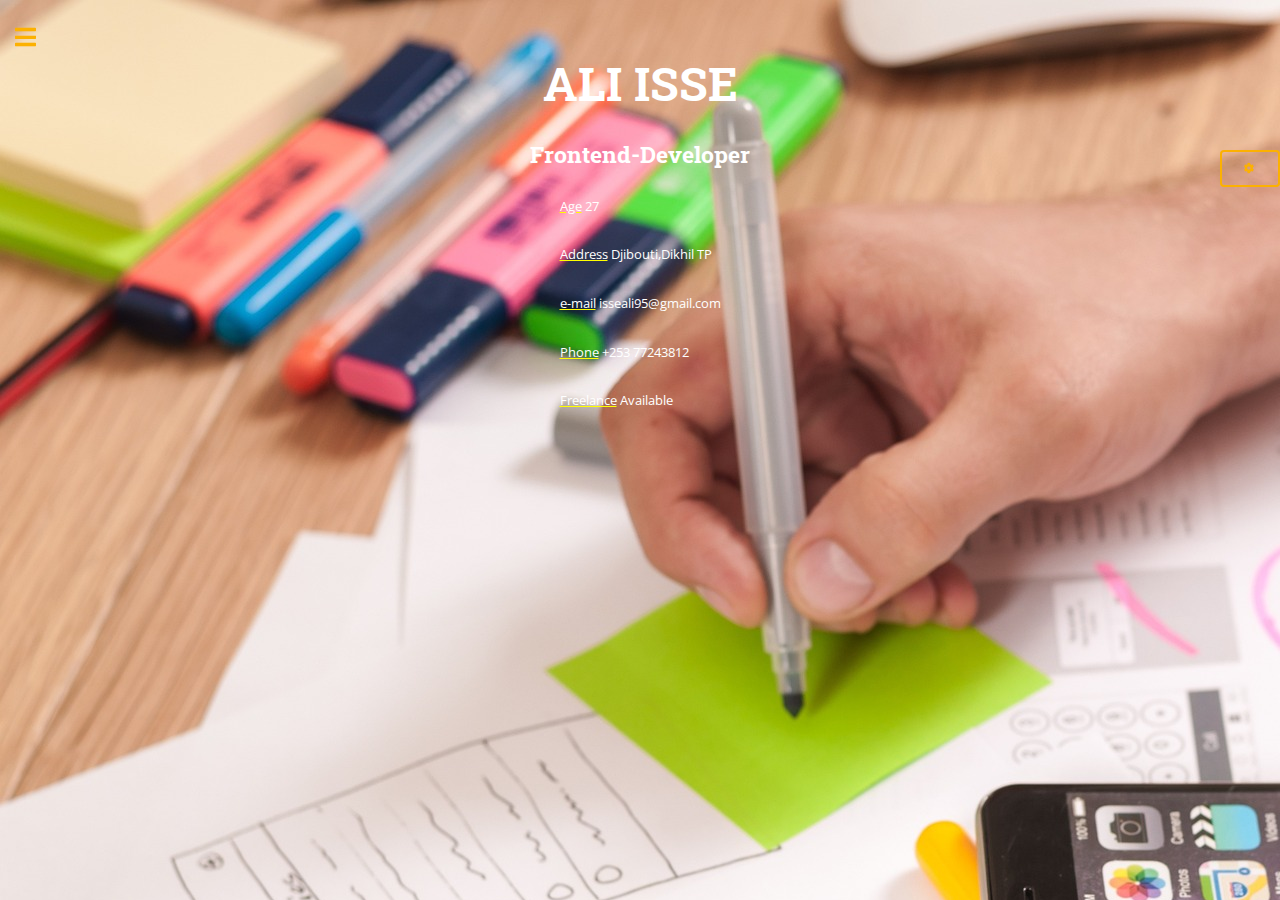
<file: index.html>
<!DOCTYPE HTML>
<!DOCTYPE html>
<html lang="en">
<head>
    <meta charset="UTF-8">
    <meta http-equiv="X-UA-Compatible" content="IE=edge">
    <meta name="viewport" content="width=device-width, initial-scale=1.0">
	<link rel="stylesheet" href="assets/css/main.css" />
    <title>Projet TP N°1</title>
</head>
<body class="is-preload" style="background-image: url(./images/Home-background/Home_background.jpg)">
	<button id="cog">
		<span class="fa fa-cog">
		</span>
	</button>
	<!-- Wrapper -->
	<div id="wrapper">

		<!-- Main -->
		<div id="main">
			<div class="inner">

				<!-- Header -->

				<section style="color:white;">
					<header class="align-center">
						<h1 style="color:white;">ALI ISSE</h1>
						<h2 style="color:white;">Frontend-Developer</h2>
					</header>
					<div class="col-12 align-center">
						<article class="align-left mx-auto">
							<p><u style="text-decoration-color:yellow">Age</u> 27</p>
							<p><u style="text-decoration-color:yellow">Address</u> Djibouti,Dikhil TP</p>
							<p><u style="text-decoration-color:yellow">e-mail</u> isseali95@gmail.com</p>
							<p><u style="text-decoration-color:yellow">Phone</u> +253 77243812</p>
							<p><u style="text-decoration-color:yellow">Freelance</u> Available</p>
						</article>
					</div>
				</section>

			</div>
		</div>

		<!-- Sidebar -->
		<div id="sidebar">
			<div class="inner">

				<nav id="menu">
					<header class="major align-center">
						<ul style="list-style-type: none;">
							<li class="nav-item"><img style="border-radius: 50px; border:1px solid white;"
									src="images/profile/Profile-picture-1.png" width="100px;" height="100px;" /></li>
							<li class="nav-item">
								<h3>Isse Ali Isse</h3>
							</li>
							<li class="nav-item">
								<h4>Web Designer</h4>
							</li>
						</ul>
					</header><br /><br />
					<ul class="align-center">
						<li><a href="index.html" class="active">Home</a></li>
						<li><a href="about me.html">About me</a></li>
						<li><a href="resume.html">Resume</a></li>
						<li><a href="portfolio.html">Portfolio</a></li>
						<li><a href="blog.html">Blog</a></li>
						<li><a href="contact.html">Contact</a></li>
					</ul>
				</nav>

				<footer id="footer">
					<ul class="icons align-center">
						<li><a href="#" class="icon brands fa-twitter"><span class="label">Twitter</span></a></li>
						<li><a href="#" class="icon brands fa-facebook-f"><span class="label">Facebook</span></a></li>
						<li><a href="#" class="icon brands fa-google-plus"><span class="label">Google</span></a>
						</li>

					</ul>

				</footer>
			</div>
		</div>

	</div>

	<!-- Scripts -->
	<script src="assets/js/jquery.min.js"></script>
	<script src="assets/js/browser.min.js"></script>
	<script src="assets/js/breakpoints.min.js"></script>
	<script src="assets/js/util.js"></script>
	<script src="assets/js/main.js"></script>

</body>

</html>
</file>
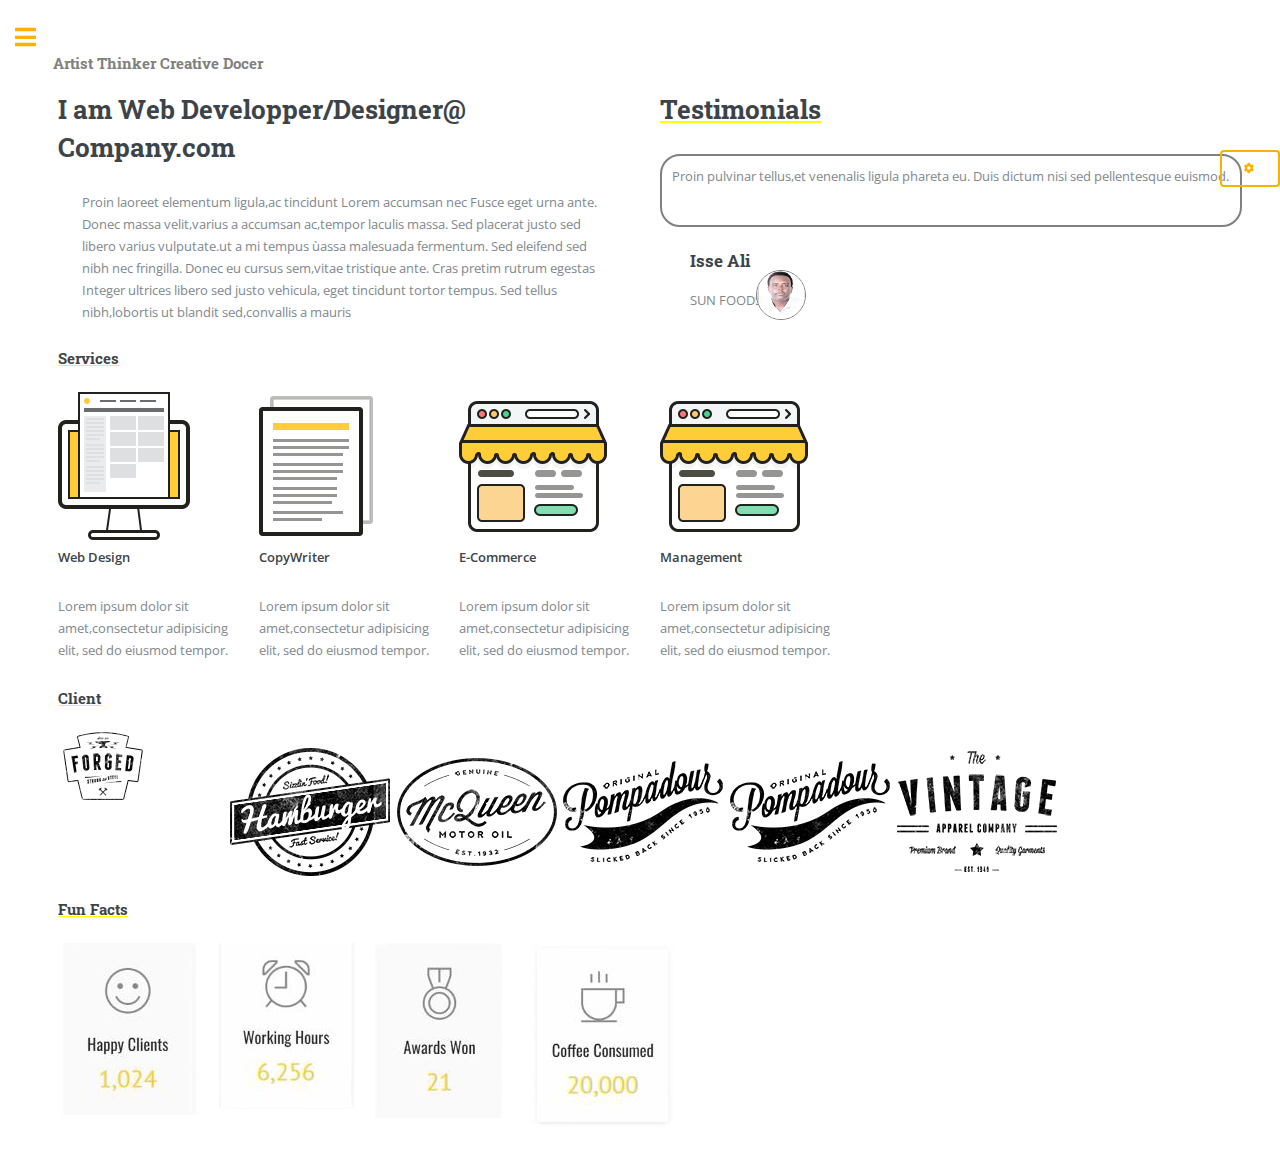
<file: about me.html>
<!DOCTYPE html>
<html lang="en">
<head>
    <meta charset="UTF-8">
    <meta http-equiv="X-UA-Compatible" content="IE=edge">
    <meta name="viewport" content="width=device-width, initial-scale=1.0">
	<link rel="stylesheet" href="assets/css/main.css" />
    <title>Projet TP N°1</title>
</head>
<body class="is-preload">
	<button id="cog">
		<span class="fa fa-cog">
		</span>
	</button>
	<!-- Wrapper -->
	<div id="wrapper">
		<!-- Main -->
		<div id="main">
			<div class="inner">

				<section>
					<header>
						<h4 style="color: gray;" style="font-size:10vw;">Artist Thinker Creative Docer</h4>
					</header>
					<div class="row">
						<div class="col-6">
							<h4 style="font-size:2vw;">I am Web Developper/Designer@
								Company.com</h4>
							<p class="m-4">
								Proin laoreet elementum ligula,ac tincidunt
								Lorem accumsan nec Fusce eget urna ante.
								Donec massa velit,varius a accumsan ac,tempor
								laculis massa. Sed placerat justo sed libero
								varius vulputate.ut a mi tempus ùassa
								malesuada fermentum.

								Sed eleifend sed nibh nec fringilla. Donec eu
								cursus sem,vitae tristique ante. Cras pretim
								rutrum egestas Integer ultrices libero sed justo
								vehicula, eget tincidunt tortor tempus. Sed
								tellus nibh,lobortis ut blandit sed,convallis a
								mauris
							</p>

						</div>
						<div class="col-6">
							<h4 style="font-size:2vw;"><u style="text-decoration-color:yellow">Testimonials</u></h4>
							<div style="border:2px solid gray; border-radius: 20px;padding: 10px;">
								<p>
									Proin pulvinar tellus,et venenalis ligula phareta eu.
									Duis dictum nisi sed pellentesque euismod.
								</p>
							</div>

							<div class="text-left mb-lg-4 img">
								<ul style="list-style-type: none;">
									<li class="nav-item"><img style="border-radius: 50px; border:1px solid gray;"
											src="images/profile/Profile-picture-1.png" width="50px;" height="50px;" />
									</li>

								</ul>
							</div>
							<br>
							<div style="padding-left: 30px;">
								<h3>Isse Ali</h3>
								SUN FOODS
							</div>


						</div>


					</div>
					<div class="row">
						<div class="col-12">
							<h4><u style="text-decoration-color:yellow">Services</u></h4>
						</div>

						<br /> <br />
						<div class="col-2 col-12-medium text-center">
							<img src="./images/Services/Service1.png">
							<p><b>Web Design</b></p>
							<p>
								Lorem ipsum dolor
								sit amet,consectetur
								adipisicing elit, sed
								do eiusmod tempor.
							</p>
						</div>
						<div class="col-2 col-12-medium gtr-200 text-center">
							<img src="./images/Services/Service2.png">
							<p><b>CopyWriter</b></p>
							<p>
								Lorem ipsum dolor
								sit amet,consectetur
								adipisicing elit, sed
								do eiusmod tempor.
							</p>
						</div>
						<div class="col-2 col-12-medium text-center">
							<img src="./images/Services/Service3.png">
							<p><b>E-Commerce</b></p>
							<p>
								Lorem ipsum dolor
								sit amet,consectetur
								adipisicing elit, sed
								do eiusmod tempor.
							</p>
						</div>

						<div class="col-2 col-12-medium text-center">
							<img src="./images/Services/Service3.png">
							<p><b>Management</b></p>
							<p>
								Lorem ipsum dolor
								sit amet,consectetur
								adipisicing elit, sed
								do eiusmod tempor.
							</p>
						</div>
					</div>



					<div class="row">
						<div class="col-12">
							<h4><u style="text-decoration-color:yellow">Client</u></h4>
						</div>

						<br /> <br />
						<div class="row">
							<div class="col-2 col-12-medium text-center">
								<img src="./images/clients/clients_1.png">

							</div>
							<div class="col-2 col-12-medium text-center">
								<img src="./images/clients/clients_2.png">
							</div>
							<div class="col-2 col-sm-6 text-center">
								<img src="./images/clients/clients_3.png">

							</div>

							<div class="col-2 col-12-medium text-center">
								<img src="./images/clients/clients_5.png">

							</div>
							<div class="col-2 col-12-medium text-center">
								<img src="./images/clients/clients_5.png">

							</div>
							<div class="col-2 col-12-medium text-center">
								<img src="./images/clients/clients_6.png">

							</div>
						</div>

					</div>


					<div class="row">
						<div class="col-12">
							<h4><u style="text-decoration-color:yellow">Fun Facts</u></h4>
						</div>

						<br /> <br />
						<div class="row">
							<div class="col-3 col-12-medium text-center">
								<img src="./images/Fun facts/Image1.PNG">

							</div>
							<div class="col-3 col-12-medium text-center">
								<img src="./images/Fun facts/Image2.PNG">
							</div>
							<div class="col-3 col-12-medium text-center">
								<img src="./images/Fun facts/Image3.PNG">

							</div>

							<div class="col-3 col-12-medium text-center">
								<img src="./images/Fun facts/Image4.PNG">

							</div>

						</div>

					</div>
				</section>
			</div>


		</div>


		<!-- Sidebar -->
		<div id="sidebar">
			<div class="inner">

				<nav id="menu">
					<header class="major align-center">
						<ul style="list-style-type: none;">
							<li class="nav-item"><img style="border-radius: 50px; border:1px solid white;"
									src="images/profile/Profile-picture-1.png" width="100px;" height="100px;" /></li>
							<li class="nav-item">
								<h3>Isse Ali Isse</h3>
							</li>
							<li class="nav-item">
								<h4>Web Designer</h4>
							</li>
						</ul>
					</header><br /><br />
					<ul class="align-center">
						<li><a href="index.html">Home</a></li>
						<li><a href="about me.html" class="active">About me</a></li>
						<li><a href="resume.html">Resume</a></li>
						<li><a href="portfolio.html">Portfolio</a></li>
						<li><a href="blog.html">Blog</a></li>
						<li><a href="contact.html">Contact</a></li>
					</ul>
				</nav>

				<footer id="footer">
					<ul class="icons align-center">
						<li><a href="#" class="icon brands fa-twitter"><span class="label">Twitter</span></a></li>
						<li><a href="#" class="icon brands fa-facebook-f"><span class="label">Facebook</span></a></li>
						<li><a href="#" class="icon brands fa-google-plus"><span class="label">Google</span></a>
						</li>

					</ul>

				</footer>
			</div>
		</div>

	</div>

	<!-- Scripts -->
	<script src="assets/js/jquery.min.js"></script>
	<script src="assets/js/browser.min.js"></script>
	<script src="assets/js/breakpoints.min.js"></script>
	<script src="assets/js/util.js"></script>
	<script src="assets/js/main.js"></script>

</body>

</html>
</file>
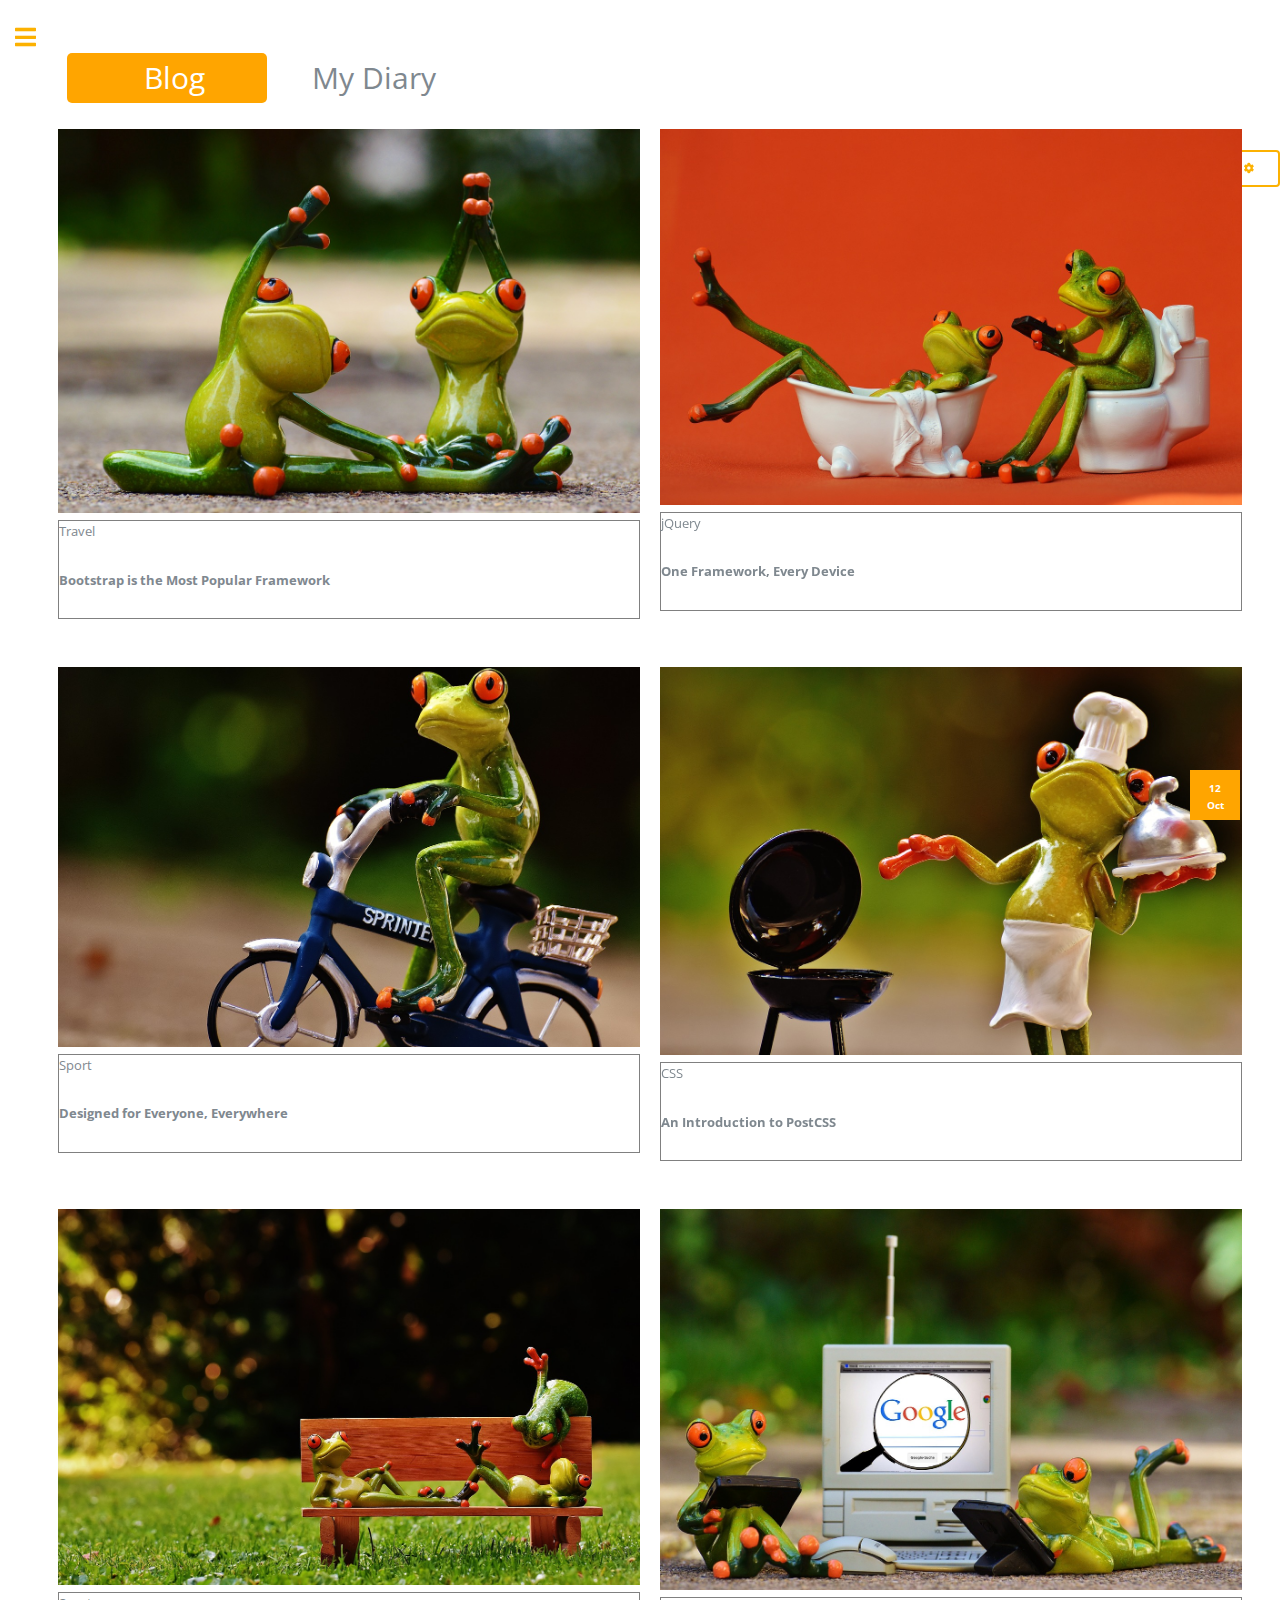
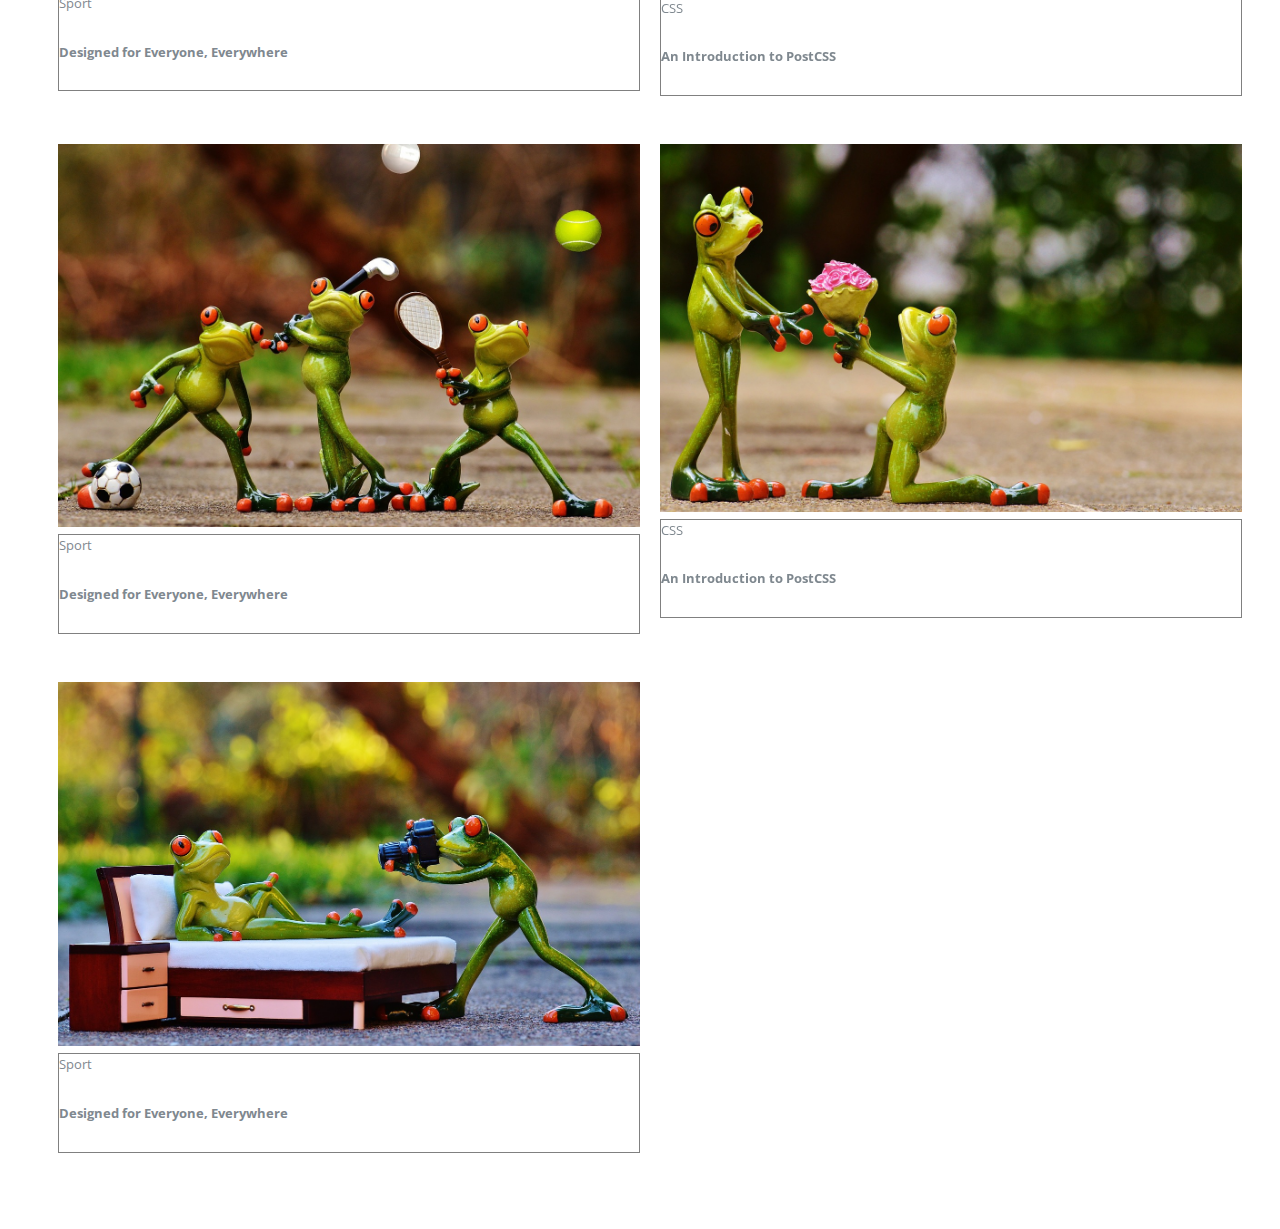
<file: blog.html>
<!DOCTYPE html>
<html lang="en">
<head>
    <meta charset="UTF-8">
    <meta http-equiv="X-UA-Compatible" content="IE=edge">
    <meta name="viewport" content="width=device-width, initial-scale=1.0">
	<link rel="stylesheet" href="assets/css/main.css" />
    <title>Projet TP N°1</title>
</head>
<body class="is-preload">
	<button id="cog" class="btn-sm">
		<span class="fa fa-cog">
		</span>
	</button>
	<!-- Wrapper -->
	<div id="wrapper">
		<!-- Main -->
		<div id="main">
			<div class="inner">

				<section>
					<header>
						<ul style="display:flex;list-style-type: none; ">
							<li style="background-color: orange; color: white; font-size: 30px; margin-right: 30px;
							width: 200px;text-align: center; border-radius: 5px;
							">
								Blog
							</li>
							<li style="font-size: 30px;">My Diary</li>
						</ul>

					</header>



					<div class="row mb-5">
						<div class="col-6">
							<div class="position-relative">
								<img class="img-fluid" src="images/Blog/blog_1.jpg" />

								<div style="border: 1px solid gray; box-shadow:gray;">
									<p class=" text-center">Travel</p>
									<p class=" text-center" style="font-weight: bold;">Bootstrap is the Most Popular
										Framework</p>
								</div>
							</div>
							<div class="position-absolute" style="width: 50px;height: 50px;
								background-color: orange; bottom: 80px; right: 40px;
								color: white; font-weight: bold; text-align: center; font-size: 10px;
								padding: 10px;
								">6 <br />DEC
							</div>

						</div>

						<div class="col-6">
							<div class="position-relative">
								<img class="img-fluid" src="images/Blog/blog_2.jpg" />

								<div style="border: 1px solid gray; box-shadow:gray;">
									<p class=" text-center">jQuery</p>
									<p class=" text-center" style="font-weight: bold;">One Framework, Every Device</p>
								</div>
							</div>
							<div class="position-absolute" style="width: 50px;height: 50px;
								background-color: orange; bottom: 80px; right: 40px;
								color: white; font-weight: bold; text-align: center; font-size: 10px;
								padding: 10px;
								">3 <br />NOv
							</div>

						</div>

					</div>


					<div class="row mb-5">
						<div class="col-6">
							<div class="position-relative">
								<img class="img-fluid" src="images/Blog/blog_3.jpg" />

								<div style="border: 1px solid gray; box-shadow:gray;">
									<p class=" text-center">Sport</p>
									<p style="font-weight: bold;">Designed for Everyone, Everywhere</p>
								</div>
							</div>
							<div class="position-absolute" style="width: 50px;height: 50px;
								background-color: orange; bottom: 80px; right: 40px;
								color: white; font-weight: bold; text-align: center; font-size: 10px;
								padding: 10px;
								">12 <br />Oct
							</div>

						</div>

						<div class="col-6">
							<div class="position-relative">
								<img class="img-fluid" src="images/Blog/blog_4.jpg" />

								<div style="border: 1px solid gray; box-shadow:gray;">
									<p class=" text-center">CSS</p>
									<p style="font-weight: bold;">An Introduction to PostCSS</p>
								</div>
							</div>
							<div class="position-absolute" style="width: 50px;height: 50px;
								background-color: orange; bottom: 80px; right: 40px;
								color: white; font-weight: bold; text-align: center; font-size: 10px;
								padding: 10px;
								">18 <br />Aug
							</div>

						</div>

					</div>
					<div class="row mb-5">
						<div class="col-6">
							<div class="position-relative">
								<img class="img-fluid" src="images/Blog/blog_5.jpg" />

								<div style="border: 1px solid gray; box-shadow:gray;">
									<p class=" text-center">Sport</p>
									<p style="font-weight: bold;">Designed for Everyone, Everywhere</p>
								</div>
							</div>
							<div class="position-absolute" style="width: 50px;height: 50px;
								background-color: orange; bottom: 80px; right: 40px;
								color: white; font-weight: bold; text-align: center; font-size: 10px;
								padding: 10px;
								">12 <br />Oct
							</div>

						</div>

						<div class="col-6">
							<div class="position-relative">
								<img class="img-fluid" src="images/Blog/blog_6.jpg" />

								<div style="border: 1px solid gray; box-shadow:gray;">
									<p class=" text-center">CSS</p>
									<p style="font-weight: bold;">An Introduction to PostCSS</p>
								</div>
							</div>
							<div class="position-absolute" style="width: 50px;height: 50px;
								background-color: orange; bottom: 80px; right: 40px;
								color: white; font-weight: bold; text-align: center; font-size: 10px;
								padding: 10px;
								">18 <br />Aug
							</div>

						</div>

					</div>

					<div class="row mb-5">
						<div class="col-6">
							<div class="position-relative">
								<img class="img-fluid" src="images/Blog/blog_7.jpg" />

								<div style="border: 1px solid gray; box-shadow:gray;">
									<p class=" text-center">Sport</p>
									<p style="font-weight: bold;">Designed for Everyone, Everywhere</p>
								</div>
							</div>
							<div class="position-absolute" style="width: 50px;height: 50px;
								background-color: orange; bottom: 80px; right: 40px;
								color: white; font-weight: bold; text-align: center; font-size: 10px;
								padding: 10px;
								">12 <br />Oct
							</div>

						</div>

						<div class="col-6">
							<div class="position-relative">
								<img class="img-fluid" src="images/Blog/blog_8.jpg" />

								<div style="border: 1px solid gray; box-shadow:gray;">
									<p class=" text-center">CSS</p>
									<p style="font-weight: bold;">An Introduction to PostCSS</p>
								</div>
							</div>
							<div class="position-absolute" style="width: 50px;height: 50px;
								background-color: orange; bottom: 80px; right: 40px;
								color: white; font-weight: bold; text-align: center; font-size: 10px;
								padding: 10px;
								">18 <br />Aug
							</div>

						</div>

					</div>

					<div class="row mb-5">
						<div class="col-6">
							<div class="position-relative">
								<img class="img-fluid" src="images/Blog/blog_9.jpg" />

								<div style="border: 1px solid gray; box-shadow:gray;">
									<p class=" text-center">Sport</p>
									<p style="font-weight: bold;">Designed for Everyone, Everywhere</p>
								</div>
							</div>
							<div class="position-absolute" style="width: 50px;height: 50px;
								background-color: orange; bottom: 80px; right: 40px;
								color: white; font-weight: bold; text-align: center; font-size: 10px;
								padding: 10px;
								">12 <br />Oct
							</div>

						</div>
					</div>




				</section>
			</div>


		</div>


		<!-- Sidebar -->
		<div id="sidebar">
			<div class="inner">

				<nav id="menu">
					<header class="major align-center">
						<ul style="list-style-type: none;">
							<li class="nav-item"><img style="border-radius: 50px; border:1px solid white;"
									src="images/profile/Profile-picture-1.png" width="100px;" height="100px;" /></li>
							<li class="nav-item">
								<h3>Isse Ali Isse</h3>
							</li>
							<li class="nav-item">
								<h4>Web Designer</h4>
							</li>
						</ul>
					</header><br /><br />
					<ul class="align-center">
						<li><a href="index.html">Home</a></li>
						<li><a href="about me.html">About me</a></li>
						<li><a href="resume.html">Resume</a></li>
						<li><a href="portfolio.html">Portfolio</a></li>
						<li class="active"><a href="blog.html">Blog</a></li>
						<li><a href="contact.html">Contact</a></li>
					</ul>
				</nav>

				<footer id="footer">
					<ul class="icons align-center">
						<li><a href="#" class="icon brands fa-twitter"><span class="label">Twitter</span></a></li>
						<li><a href="#" class="icon brands fa-facebook-f"><span class="label">Facebook</span></a></li>
						<li><a href="#" class="icon brands fa-google-plus"><span class="label">Google</span></a>
						</li>

					</ul>

				</footer>
			</div>
		</div>

	</div>

	<!-- Scripts -->
	<script src="assets/js/jquery.min.js"></script>
	<script src="assets/js/browser.min.js"></script>
	<script src="assets/js/breakpoints.min.js"></script>
	<script src="assets/js/util.js"></script>
	<script src="assets/js/main.js"></script>

</body>

</html>
</file>
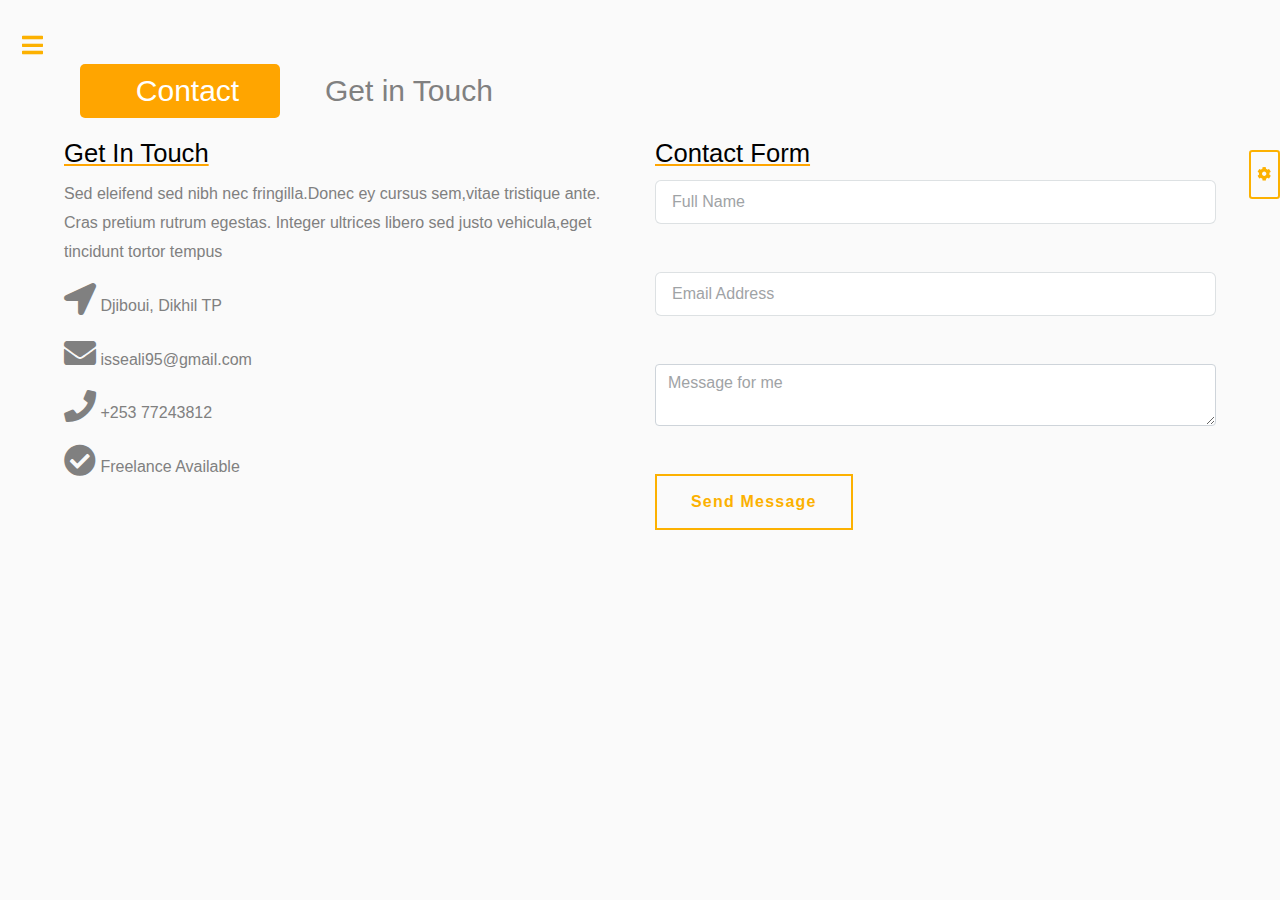
<file: contact.html>
<!DOCTYPE html>
<html lang="en">
<head>
    <meta charset="UTF-8">
    <meta http-equiv="X-UA-Compatible" content="IE=edge">
    <meta name="viewport" content="width=device-width, initial-scale=1.0">
	<link rel="stylesheet" href="assets/css/main.css" />
	<link rel="stylesheet" href="assets/css/style.css" />
    <title>Projet TP N°1</title>
</head>
<body class="is-preload">
	<button id="cog" class="btn-sm">
		<span class="fa fa-cog">
		</span>
	</button>
	<!-- Wrapper -->
	<div id="wrapper">
		<!-- Main -->
		<div id="main">
			<div class="inner">

				<section>
					<header>
						<ul style="display:flex;list-style-type: none; ">
							<li style="background-color: orange; color: white; font-size: 30px; margin-right: 30px;
							width: 200px;text-align: center; border-radius: 5px;
							">
								Contact
							</li>
							<li style="font-size: 30px;">Get in Touch</li>
						</ul>

					</header>


					<div class="row">
						<div class="col-lg-6 col-md-12">
							<h4 style="font-size:2vw;"><u style="text-decoration-color:orange">Get In Touch</u></h4>
							<p>
								Sed eleifend sed nibh nec fringilla.Donec ey
								cursus sem,vitae tristique ante. Cras pretium
								rutrum egestas. Integer ultrices libero sed justo
								vehicula,eget tincidunt tortor tempus
							</p>
							<p><span class="fa fa-location-arrow fa-2x"></span> Djiboui, Dikhil TP</p>
							<p><span class="fa fa-envelope fa-2x"></span> isseali95@gmail.com</p>
							<p><span class="fa fa-phone fa-2x"></span> +253 77243812</p>
							<p><span class="fa fa-check-circle fa-2x"></span> Freelance Available</p>

						</div>
						<div class="col-lg-6 col-md-12">
							<h4 style="font-size:2vw;"><u style="text-decoration-color:orange">Contact Form</u></h4>
							<form>
								<div class="input-group  mb-5">
									<input type="text" class="form-control" placeholder="Full Name">

								</div>
								<div class="input-group mb-5">
									<input type="email" class="form-control" placeholder="Email Address">

								</div>
								<div class="input-group  mb-5">
									<textarea class="form-control" placeholder="Message for me"></textarea>

								</div>

								<div class="input-group  mb-5">

									<button type="submit">
										Send Message
									</button>

								</div>

							</form>



						</div>


					</div>



				</section>
			</div>


		</div>


		<!-- Sidebar -->
		<div id="sidebar">
			<div class="inner">

				<nav id="menu">
					<header class="major align-center">
						<ul style="list-style-type: none;">
							<li class="nav-item"><img style="border-radius: 50px; border:1px solid white;"
									src="images/profile/Profile-picture-1.png" width="100px;" height="100px;" /></li>
							<li class="nav-item">
								<h3>Isse Ali Isse</h3>
							</li>
							<li class="nav-item">
								<h4>Web Designer</h4>
							</li>
						</ul>
					</header><br /><br />
					<ul class="align-center">
						<li><a href="index.html">Home</a></li>
						<li><a href="about me.html">About me</a></li>
						<li><a href="resume.html">Resume</a></li>
						<li><a href="portfolio.html">Portfolio</a></li>
						<li><a href="blog.html">Blog</a></li>
						<li><a href="contact.html" class="active">Contact</a></li>
					</ul>
				</nav>

				<footer id="footer">
					<ul class="icons align-center">
						<li><a href="#" class="icon brands fa-twitter"><span class="label">Twitter</span></a></li>
						<li><a href="#" class="icon brands fa-facebook-f"><span class="label">Facebook</span></a></li>
						<li><a href="#" class="icon brands fa-google-plus"><span class="label">Google</span></a>
						</li>

					</ul>

				</footer>
			</div>
		</div>

	</div>

	<!-- Scripts -->
	<script src="assets/js/jquery.min.js"></script>
	<script src="assets/js/browser.min.js"></script>
	<script src="assets/js/breakpoints.min.js"></script>
	<script src="assets/js/util.js"></script>
	<script src="assets/js/main.js"></script>

</body>

</html>
</file>
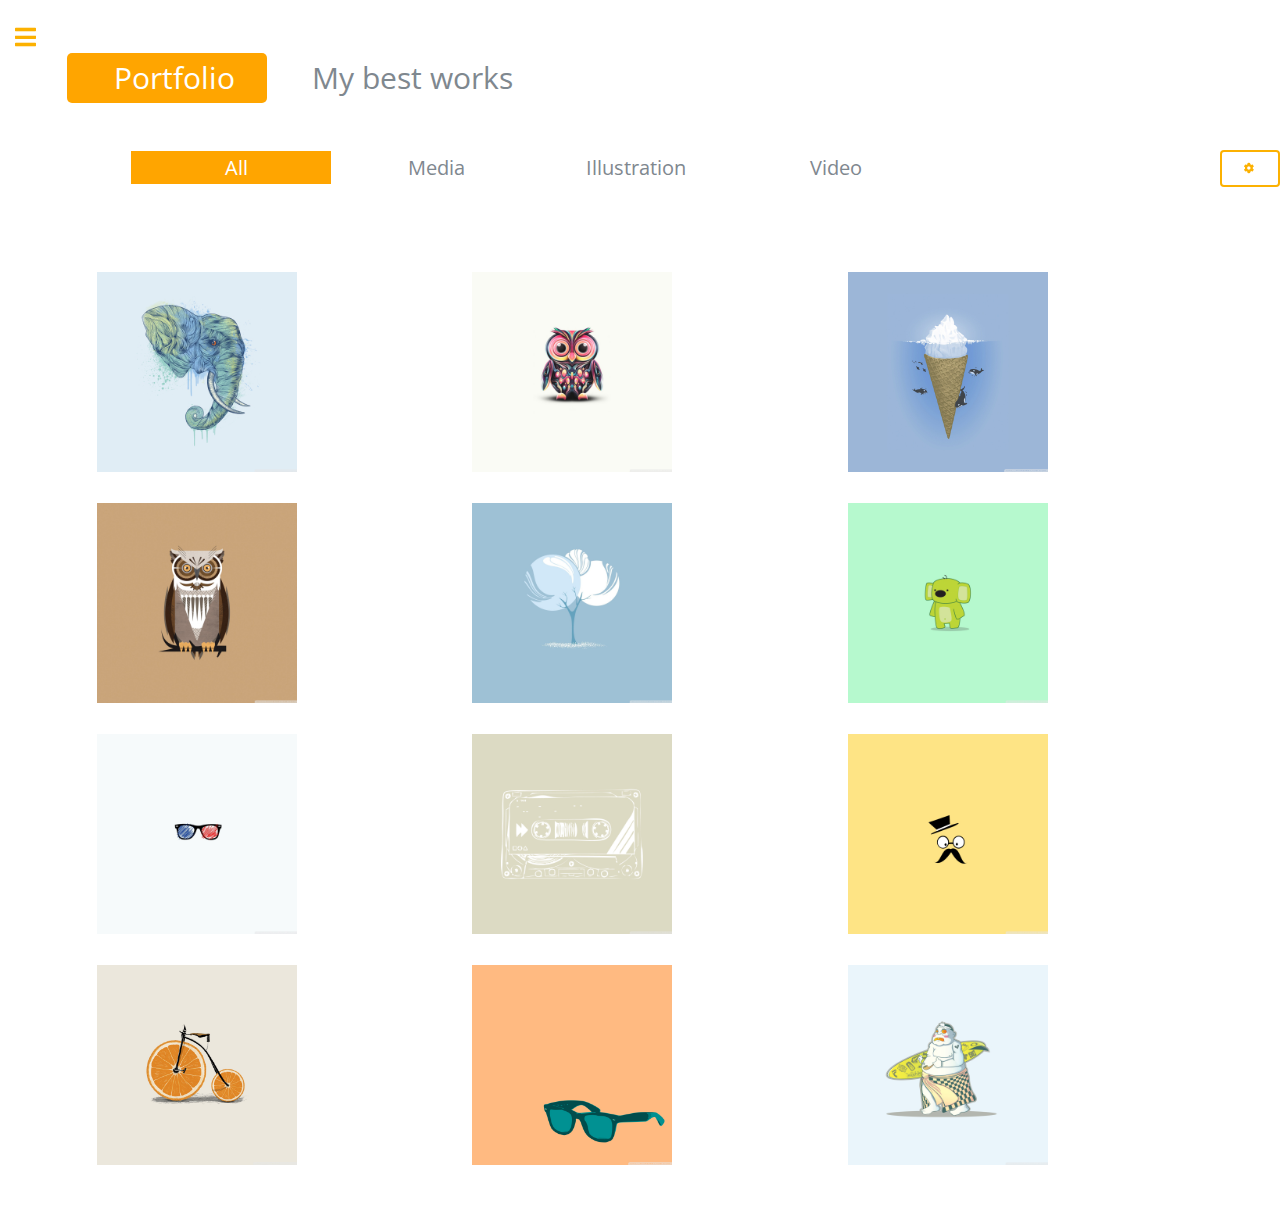
<file: portfolio.html>
<!DOCTYPE html>
<html lang="en">
<head>
    <meta charset="UTF-8">
    <meta http-equiv="X-UA-Compatible" content="IE=edge">
    <meta name="viewport" content="width=device-width, initial-scale=1.0">
	<link rel="stylesheet" href="assets/css/main.css" />
    <title>Projet TP N°1</title>
</head>
<body class="is-preload">
	<button id="cog">
		<span class="fa fa-cog">
		</span>
	</button>
	<!-- Wrapper -->
	<div id="wrapper">
		<!-- Main -->
		<div id="main">
			<div class="inner">

				<section>
					<header>
						<ul style="display:flex;list-style-type: none; ">
							<li style="background-color: orange; color: white; font-size: 30px; margin-right: 30px;
							width: 200px;text-align: center; border-radius: 5px;
							">
								Portfolio
							</li>
							<li style="font-size: 30px;">My best works</li>
						</ul>

					</header>

					<div class="row m-5">
						<ul style="display:flex;list-style-type: none; font-size: 20px; text-align: center;">
							<li style="background-color: orange; color: white; font-size: 20px;
								width: 200px;text-align: center;
								">
								All
							</li>
							<li style=" font-size: 20px;
								width: 200px;text-align: center;
								">
								Media
							</li>
							<li style=" font-size: 20px; 
								width: 200px;text-align: center;
								">
								Illustration
							</li>

							<li style=" font-size: 20px; 
								width: 200px;text-align: center; 
								">
								Video
							</li>


						</ul>

					</div>

					<div class="row m-4">
						<div class="col-4 col-12-small">
							<img src="images/Portfolio/Portfolio1.jpg" width="200px" height="200px" />
						</div>
						<div class="col-4 col-12-small">
							<img src="images/Portfolio/Portfolio2.jpg" width="200px" height="200px" />
						</div>
						<div class="col-4 col-12-small">
							<img src="images/Portfolio/Portfolio3.jpg" width="200px" height="200px" />
						</div>
					</div>

					<div class="row m-4">
						<div class="col-4 col-12-small">
							<img src="images/Portfolio/Portfolio4.jpg" width="200px" height="200px" />
						</div>
						<div class="col-4 col-12-small">
							<img src="images/Portfolio/Portfolio5.jpg" width="200px" height="200px" />
						</div>
						<div class="col-4 col-12-small">
							<img src="images/Portfolio/Portfolio6.jpg" width="200px" height="200px" />
						</div>
					</div>
					<div class="row m-4">
						<div class="col-4 col-12-small">
							<img src="images/Portfolio/Portfolio7.jpg" width="200px" height="200px" />
						</div>
						<div class="col-4 col-12-small">
							<img src="images/Portfolio/Portfolio8.jpg" width="200px" height="200px" />
						</div>
						<div class="col-4 col-12-small">
							<img src="images/Portfolio/Portfolio9.jpg" width="200px" height="200px" />
						</div>
					</div>
					<div class="row m-4">
						<div class="col-4 col-12-small">
							<img src="images/Portfolio/Portfolio10.jpg" width="200px" height="200px" />
						</div>
						<div class="col-4 col-12-small">
							<img src="images/Portfolio/Portfolio11.jpg" width="200px" height="200px" />
						</div>
						<div class="col-4 col-12-small">
							<img src="images/Portfolio/Portfolio12.jpg" width="200px" height="200px" />
						</div>
					</div>

				</section>
			</div>


		</div>


		<!-- Sidebar -->
		<div id="sidebar">
			<div class="inner">

				<nav id="menu">
					<header class="major align-center">
						<ul style="list-style-type: none;">
							<li class="nav-item"><img style="border-radius: 50px; border:1px solid white;"
									src="images/profile/Profile-picture-1.png" width="100px;" height="100px;" /></li>
							<li class="nav-item">
								<h3>Isse Ali Isse</h3>
							</li>
							<li class="nav-item">
								<h4>Web Designer</h4>
							</li>
						</ul>
					</header><br /><br />
					<ul class="align-center">
						<li><a href="index.html">Home</a></li>
						<li><a href="about me.html">About me</a></li>
						<li><a href="resume.html">Resume</a></li>
						<li><a href="portfolio.html">Portfolio</a></li>
						<li><a href="blog.html">Blog</a></li>
						<li><a href="contact.html">Contact</a></li>
					</ul>
				</nav>

				<footer id="footer">
					<ul class="icons align-center">
						<li><a href="#" class="icon brands fa-twitter"><span class="label">Twitter</span></a></li>
						<li><a href="#" class="icon brands fa-facebook-f"><span class="label">Facebook</span></a></li>
						<li><a href="#" class="icon brands fa-google-plus"><span class="label">Google</span></a>
						</li>

					</ul>

				</footer>
			</div>
		</div>

	</div>

	<!-- Scripts -->
	<script src="assets/js/jquery.min.js"></script>
	<script src="assets/js/browser.min.js"></script>
	<script src="assets/js/breakpoints.min.js"></script>
	<script src="assets/js/util.js"></script>
	<script src="assets/js/main.js"></script>

</body>

</html>
</file>
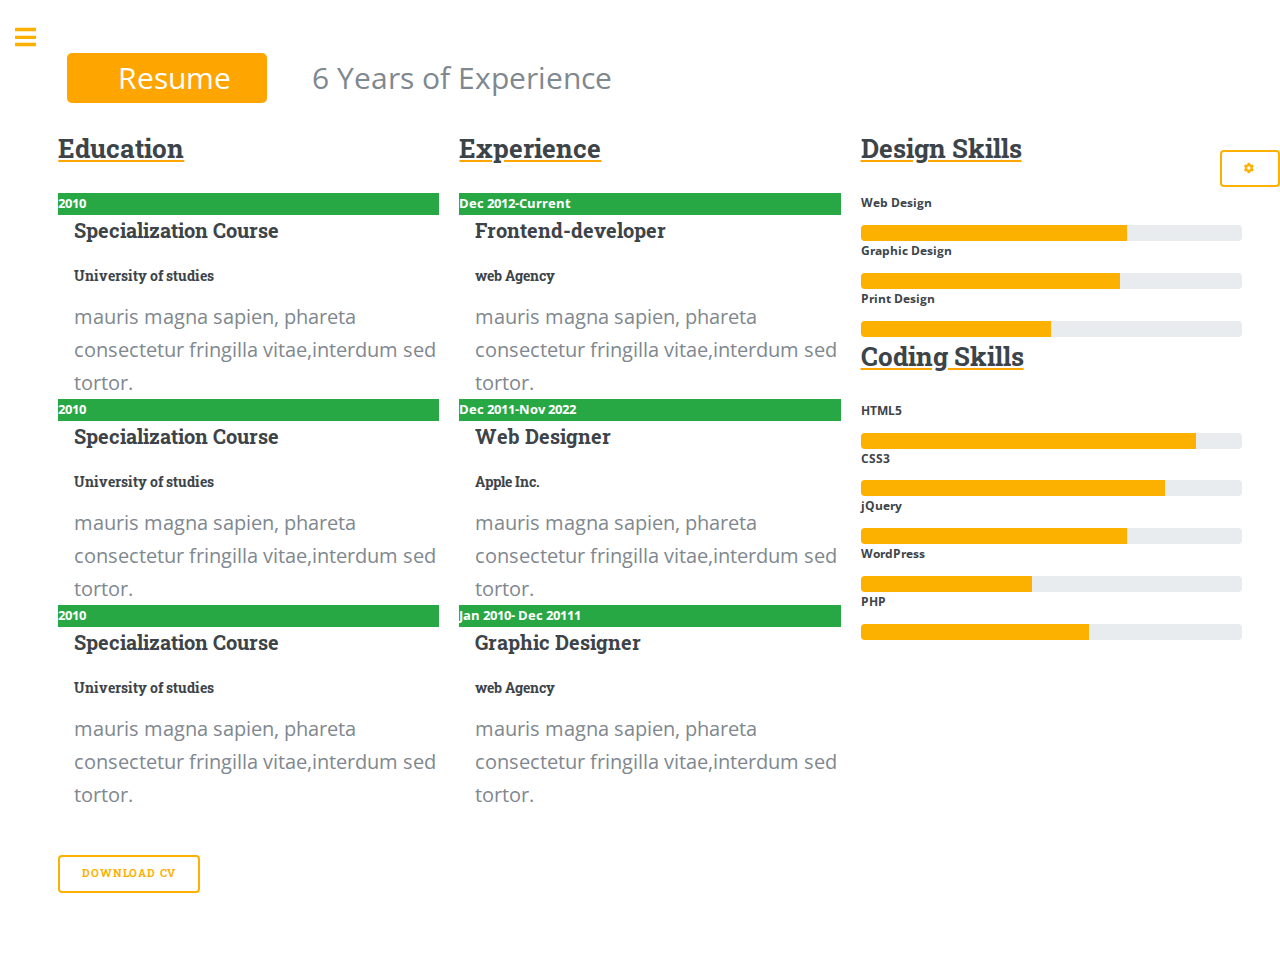
<file: resume.html>
<!DOCTYPE html>
<html lang="en">
<head>
    <meta charset="UTF-8">
    <meta http-equiv="X-UA-Compatible" content="IE=edge">
    <meta name="viewport" content="width=device-width, initial-scale=1.0">
	<link rel="stylesheet" href="assets/css/main.css" />
    <title>Projet TP N°1</title>
</head>
<body class="is-preload">
	<button id="cog">
		<span class="fa fa-cog">
		</span>
	</button>
	<!-- Wrapper -->
	<div id="wrapper">
		<!-- Main -->
		<div id="main">
			<div class="inner">

				<section>
					<header>
						<ul style="display:flex;list-style-type: none; ">
							<li style="background-color: orange; color: white; font-size: 30px; margin-right: 30px;
							width: 200px;text-align: center; border-radius: 5px;
							">
								Resume
							</li>
							<li style="font-size: 30px;">6 Years of Experience</li>
						</ul>

					</header>


					<div class="row">
						<div class="col-4 col-12-small">
							<h4 style="font-size:2vw;"><u style="text-decoration-color:orange">Education</u></h4>

							<div class="col-6">
								<div class="col-2 bg-success text-white">2010</div>
								<h4 class="ml-3">Specialization Course</h4>
								<div class="ml-3">
									<h6>University of studies</h6>
									mauris magna sapien,
									phareta consectetur
									fringilla vitae,interdum
									sed tortor.
								</div>
							</div>
							<div class="col-6">
								<div class="col-2 bg-success text-white">2010</div>
								<h4 class="ml-3">Specialization Course</h4>
								<div class="ml-3">
									<h6>University of studies</h6>
									mauris magna sapien,
									phareta consectetur
									fringilla vitae,interdum
									sed tortor.
								</div>
							</div>
							<div class="col-6">
								<div class="col-2 bg-success text-white">2010</div>
								<h4 class="ml-3">Specialization Course</h4>
								<div class="ml-3">
									<h6>University of studies</h6>
									mauris magna sapien,
									phareta consectetur
									fringilla vitae,interdum
									sed tortor.
								</div>
							</div>

						</div>
						<div class="col-4 col-12-small">
							<h4 style="font-size:2vw;"><u style="text-decoration-color:orange">Experience</u></h4>

							<div class="col-6">
								<div class=" bg-success text-white">Dec 2012-Current</div>
								<h4 class="ml-3">Frontend-developer</h4>
								<div class="ml-3">
									<h6>web Agency</h6>
									mauris magna sapien,
									phareta consectetur
									fringilla vitae,interdum
									sed tortor.
								</div>
							</div>
							<div class="col-6">
								<div class="bg-success text-white">Dec 2011-Nov 2022</div>
								<h4 class="ml-3">Web Designer</h4>
								<div class="ml-3">
									<h6>Apple Inc.</h6>
									mauris magna sapien,
									phareta consectetur
									fringilla vitae,interdum
									sed tortor.
								</div>
							</div>
							<div class="col-6">
								<div class=" bg-success text-white">Jan 2010- Dec 20111</div>
								<h4 class="ml-3">Graphic Designer</h4>
								<div class="ml-3">
									<h6>web Agency</h6>
									mauris magna sapien,
									phareta consectetur
									fringilla vitae,interdum
									sed tortor.
								</div>
							</div>




						</div>

						<div class="col-4 col-12-small">
							<h4 style="font-size:2vw;"><u style="text-decoration-color:orange">Design Skills</u></h4>
							<label class=" mb-2" style="font-weight: bold;">Web Design</label>
							<div class="progress">

								<div class="progress-bar bg-warning" role="progressbar" aria-valuenow="70"
									aria-valuemin="70" style="width: 70%;" aria-valuemax="100"></div>
							</div>


							<label class=" mb-2" style="font-weight: bold;">Graphic Design</label>
							<div class="progress">

								<div class="progress-bar bg-warning" role="progressbar" aria-valuenow="68"
									aria-valuemin="70" style="width: 68%;" aria-valuemax="100"></div>
							</div>


							<label class=" mb-2" style="font-weight: bold;">Print Design</label>
							<div class="progress">

								<div class="progress-bar bg-warning" role="progressbar" aria-valuenow="50"
									aria-valuemin="70" style="width: 50%;" aria-valuemax="100"></div>
							</div>


							<h4 style="font-size:2vw;"><u style="text-decoration-color:orange">Coding Skills</u></h4>

							<label class=" mb-2" style="font-weight: bold;">HTML5</label>
							<div class="progress">

								<div class="progress-bar bg-warning" role="progressbar" aria-valuenow="88"
									aria-valuemin="100" style="width: 88%;" aria-valuemax="100"></div>
							</div>
							<label class=" mb-2" style="font-weight: bold;">CSS3</label>
							<div class="progress">

								<div class="progress-bar bg-warning" role="progressbar" aria-valuenow="80"
									aria-valuemin="100" style="width: 80%;" aria-valuemax="100"></div>
							</div>

							<label class=" mb-2" style="font-weight: bold;">jQuery</label>
							<div class="progress">

								<div class="progress-bar bg-warning rounded" role="progressbar" aria-valuenow="70"
									aria-valuemin="100" style="width: 70%;" aria-valuemax="100"></div>
							</div>

							<label class=" mb-2" style="font-weight: bold;">WordPress</label>
							<div class="progress">

								<div class="progress-bar bg-warning rounded" role="progressbar" aria-valuenow="45"
									aria-valuemin="100" style="width: 45%;" aria-valuemax="100"></div>
							</div>

							<label class=" mb-2" style="font-weight: bold;">PHP</label>
							<div class="progress">

								<div class="progress-bar bg-warning rounded" role="progressbar" aria-valuenow="60"
									aria-valuemin="100" style="width: 60%;" aria-valuemax="100"></div>
							</div>
						</div>


					</div>

					<br /><br />
					<div class="row mb-5">
						<div class="col-4">
							<button class="btn btn-warning">Download CV</button>
						</div>
					</div>
				</section>
			</div>


		</div>


		<!-- Sidebar -->
		<div id="sidebar">
			<div class="inner">

				<nav id="menu">
					<header class="major align-center">
						<ul style="list-style-type: none;">
							<li class="nav-item"><img style="border-radius: 50px; border:1px solid white;"
									src="images/profile/Profile-picture-1.png" width="100px;" height="100px;" /></li>
							<li class="nav-item">
								<h3>Isse Ali Isse</h3>
							</li>
							<li class="nav-item">
								<h4>Web Designer</h4>
							</li>
						</ul>
					</header><br /><br />
					<ul class="align-center">
						<li><a href="index.html">Home</a></li>
						<li><a href="about me.html">About me</a></li>
						<li><a href="resume.html">Resume</a></li>
						<li><a href="portfolio.html">Portfolio</a></li>
						<li><a href="blog.html">Blog</a></li>
						<li><a href="contact.html">Contact</a></li>
					</ul>
				</nav>

				<footer id="footer">
					<ul class="icons align-center">
						<li><a href="#" class="icon brands fa-twitter"><span class="label">Twitter</span></a></li>
						<li><a href="#" class="icon brands fa-facebook-f"><span class="label">Facebook</span></a></li>
						<li><a href="#" class="icon brands fa-google-plus"><span class="label">Google</span></a>
						</li>

					</ul>

				</footer>
			</div>
		</div>

	</div>

	<!-- Scripts -->
	<script src="assets/js/jquery.min.js"></script>
	<script src="assets/js/browser.min.js"></script>
	<script src="assets/js/breakpoints.min.js"></script>
	<script src="assets/js/util.js"></script>
	<script src="assets/js/main.js"></script>

</body>

</html>
</file>
<file: assets/css/style.css>
:root {
  --blue: #007bff;
  --indigo: #6610f2;
  --purple: #6f42c1;
  --pink: #e83e8c;
  --red: #dc3545;
  --orange: #fd7e14;
  --yellow: #ffc107;
  --green: #28a745;
  --teal: #20c997;
  --cyan: #17a2b8;
  --white: #fff;
  --gray: #6c757d;
  --gray-dark: #343a40;
  --primary: #007bff;
  --secondary: #6c757d;
  --success: #28a745;
  --info: #17a2b8;
  --warning: #ffc107;
  --danger: #dc3545;
  --light: #f8f9fa;
  --dark: #343a40;
  --breakpoint-xs: 0;
  --breakpoint-sm: 576px;
  --breakpoint-md: 768px;
  --breakpoint-lg: 992px;
  --breakpoint-xl: 1200px;
  --font-family-sans-serif: -apple-system, BlinkMacSystemFont, "Segoe UI", Roboto, "Helvetica Neue", Arial, "Noto Sans", sans-serif, "Apple Color Emoji", "Segoe UI Emoji", "Segoe UI Symbol", "Noto Color Emoji";
  --font-family-monospace: SFMono-Regular, Menlo, Monaco, Consolas, "Liberation Mono", "Courier New", monospace;
}

*,
*::before,
*::after {
  -webkit-box-sizing: border-box;
  box-sizing: border-box;
}

html {
  font-family: sans-serif;
  line-height: 1.15;
  -webkit-text-size-adjust: 100%;
  -webkit-tap-highlight-color: rgba(0, 0, 0, 0);
}

article,
aside,
figcaption,
figure,
footer,
header,
hgroup,
main,
nav,
section {
  display: block;
}

body {
  margin: 0;
  font-family: -apple-system, BlinkMacSystemFont, "Segoe UI", Roboto, "Helvetica Neue", Arial, "Noto Sans", sans-serif, "Apple Color Emoji", "Segoe UI Emoji", "Segoe UI Symbol", "Noto Color Emoji";
  font-size: 1rem;
  font-weight: 400;
  line-height: 1.5;
  color: #212529;
  text-align: left;
  background-color: #fff;
}

[tabindex="-1"]:focus {
  outline: 0 !important;
}

hr {
  -webkit-box-sizing: content-box;
  box-sizing: content-box;
  height: 0;
  overflow: visible;
}

h1,
h2,
h3,
h4,
h5,
h6 {
  margin-top: 0;
  margin-bottom: 0.5rem;
}

p {
  margin-top: 0;
  margin-bottom: 1rem;
}

abbr[title],
abbr[data-original-title] {
  text-decoration: underline;
  -webkit-text-decoration: underline dotted;
  text-decoration: underline dotted;
  cursor: help;
  border-bottom: 0;
  text-decoration-skip-ink: none;
}

address {
  margin-bottom: 1rem;
  font-style: normal;
  line-height: inherit;
}

ol,
ul,
dl {
  margin-top: 0;
  margin-bottom: 1rem;
}

ol ol,
ul ul,
ol ul,
ul ol {
  margin-bottom: 0;
}

dt {
  font-weight: 700;
}

dd {
  margin-bottom: .5rem;
  margin-left: 0;
}

blockquote {
  margin: 0 0 1rem;
}

b,
strong {
  font-weight: bolder;
}

small {
  font-size: 80%;
}

sub,
sup {
  position: relative;
  font-size: 75%;
  line-height: 0;
  vertical-align: baseline;
}

sub {
  bottom: -.25em;
}

sup {
  top: -.5em;
}

a {
  color: #007bff;
  text-decoration: none;
  background-color: transparent;
}

a:hover {
  color: #0056b3;
  text-decoration: underline;
}

a:not([href]):not([tabindex]) {
  color: inherit;
  text-decoration: none;
}

a:not([href]):not([tabindex]):hover,
a:not([href]):not([tabindex]):focus {
  color: inherit;
  text-decoration: none;
}

a:not([href]):not([tabindex]):focus {
  outline: 0;
}

pre,
code,
kbd,
samp {
  font-family: SFMono-Regular, Menlo, Monaco, Consolas, "Liberation Mono", "Courier New", monospace;
  font-size: 1em;
}

pre {
  margin-top: 0;
  margin-bottom: 1rem;
  overflow: auto;
}

figure {
  margin: 0 0 1rem;
}

img {
  vertical-align: middle;
  border-style: none;
}

svg {
  overflow: hidden;
  vertical-align: middle;
}

table {
  border-collapse: collapse;
}

caption {
  padding-top: 0.75rem;
  padding-bottom: 0.75rem;
  color: #6c757d;
  text-align: left;
  caption-side: bottom;
}

th {
  text-align: inherit;
}

label {
  display: inline-block;
  margin-bottom: 0.5rem;
}

button {
  border-radius: 0;
}

button:focus {
  outline: 1px dotted;
  outline: 5px auto -webkit-focus-ring-color;
}

input,
button,
select,
optgroup,
textarea {
  margin: 0;
  font-family: inherit;
  font-size: inherit;
  line-height: inherit;
}

button,
input {
  overflow: visible;
}

button,
select {
  text-transform: none;
}

select {
  word-wrap: normal;
}

button,
[type="button"],
[type="reset"],
[type="submit"] {
  -webkit-appearance: button;
}

button:not(:disabled),
[type="button"]:not(:disabled),
[type="reset"]:not(:disabled),
[type="submit"]:not(:disabled) {
  cursor: pointer;
}

button::-moz-focus-inner,
[type="button"]::-moz-focus-inner,
[type="reset"]::-moz-focus-inner,
[type="submit"]::-moz-focus-inner {
  padding: 0;
  border-style: none;
}

input[type="radio"],
input[type="checkbox"] {
  -webkit-box-sizing: border-box;
  box-sizing: border-box;
  padding: 0;
}

input[type="date"],
input[type="time"],
input[type="datetime-local"],
input[type="month"] {
  -webkit-appearance: listbox;
}

textarea {
  overflow: auto;
  resize: vertical;
}

fieldset {
  min-width: 0;
  padding: 0;
  margin: 0;
  border: 0;
}

legend {
  display: block;
  width: 100%;
  max-width: 100%;
  padding: 0;
  margin-bottom: .5rem;
  font-size: 1.5rem;
  line-height: inherit;
  color: inherit;
  white-space: normal;
}

progress {
  vertical-align: baseline;
}

[type="number"]::-webkit-inner-spin-button,
[type="number"]::-webkit-outer-spin-button {
  height: auto;
}

[type="search"] {
  outline-offset: -2px;
  -webkit-appearance: none;
}

[type="search"]::-webkit-search-decoration {
  -webkit-appearance: none;
}

::-webkit-file-upload-button {
  font: inherit;
  -webkit-appearance: button;
}

output {
  display: inline-block;
}

summary {
  display: list-item;
  cursor: pointer;
}

template {
  display: none;
}

[hidden] {
  display: none !important;
}

h1,
h2,
h3,
h4,
h5,
h6,
.h1,
.h2,
.h3,
.h4,
.h5,
.h6 {
  margin-bottom: 0.5rem;
  font-weight: 500;
  line-height: 1.2;
}

h1,
.h1 {
  font-size: 2.5rem;
}

h2,
.h2 {
  font-size: 2rem;
}

h3,
.h3 {
  font-size: 1.75rem;
}

h4,
.h4 {
  font-size: 1.5rem;
}

h5,
.h5 {
  font-size: 1.25rem;
}

h6,
.h6 {
  font-size: 1rem;
}

.lead {
  font-size: 1.25rem;
  font-weight: 300;
}

.display-1 {
  font-size: 6rem;
  font-weight: 300;
  line-height: 1.2;
}

.display-2 {
  font-size: 5.5rem;
  font-weight: 300;
  line-height: 1.2;
}

.display-3 {
  font-size: 4.5rem;
  font-weight: 300;
  line-height: 1.2;
}

.display-4 {
  font-size: 3.5rem;
  font-weight: 300;
  line-height: 1.2;
}

hr {
  margin-top: 1rem;
  margin-bottom: 1rem;
  border: 0;
  border-top: 1px solid rgba(0, 0, 0, 0.1);
}

small,
.small {
  font-size: 80%;
  font-weight: 400;
}

mark,
.mark {
  padding: 0.2em;
  background-color: #fcf8e3;
}

.list-unstyled {
  padding-left: 0;
  list-style: none;
}

.list-inline {
  padding-left: 0;
  list-style: none;
}

.list-inline-item {
  display: inline-block;
}

.list-inline-item:not(:last-child) {
  margin-right: 0.5rem;
}

.initialism {
  font-size: 90%;
  text-transform: uppercase;
}

.blockquote {
  margin-bottom: 1rem;
  font-size: 1.25rem;
}

.blockquote-footer {
  display: block;
  font-size: 80%;
  color: #6c757d;
}

.blockquote-footer::before {
  content: "\2014\00A0";
}

.img-fluid {
  max-width: 100%;
  height: auto;
}

.img-thumbnail {
  padding: 0.25rem;
  background-color: #fff;
  border: 1px solid #dee2e6;
  border-radius: 0.25rem;
  max-width: 100%;
  height: auto;
}

.figure {
  display: inline-block;
}

.figure-img {
  margin-bottom: 0.5rem;
  line-height: 1;
}

.figure-caption {
  font-size: 90%;
  color: #6c757d;
}

code {
  font-size: 87.5%;
  color: #e83e8c;
  word-break: break-word;
}

a>code {
  color: inherit;
}

kbd {
  padding: 0.2rem 0.4rem;
  font-size: 87.5%;
  color: #fff;
  background-color: #212529;
  border-radius: 0.2rem;
}

kbd kbd {
  padding: 0;
  font-size: 100%;
  font-weight: 700;
}

pre {
  display: block;
  font-size: 87.5%;
  color: #212529;
}

pre code {
  font-size: inherit;
  color: inherit;
  word-break: normal;
}

.pre-scrollable {
  max-height: 340px;
  overflow-y: scroll;
}

.container {
  width: 100%;
  padding-right: 15px;
  padding-left: 15px;
  margin-right: auto;
  margin-left: auto;
}

@media (min-width: 576px) {
  .container {
    max-width: 540px;
  }
}

@media (min-width: 768px) {
  .container {
    max-width: 720px;
  }
}

@media (min-width: 992px) {
  .container {
    max-width: 960px;
  }
}

@media (min-width: 1200px) {
  .container {
    max-width: 1140px;
  }
}

.container-fluid {
  width: 100%;
  padding-right: 15px;
  padding-left: 15px;
  margin-right: auto;
  margin-left: auto;
}

.row {
  display: -webkit-box;
  display: -ms-flexbox;
  display: flex;
  -ms-flex-wrap: wrap;
  flex-wrap: wrap;
  margin-right: -15px;
  margin-left: -15px;
}

.no-gutters {
  margin-right: 0;
  margin-left: 0;
}

.no-gutters>.col,
.no-gutters>[class*="col-"] {
  padding-right: 0;
  padding-left: 0;
}

.col-1,
.col-2,
.col-3,
.col-4,
.col-5,
.col-6,
.col-7,
.col-8,
.col-9,
.col-10,
.col-11,
.col-12,
.col,
.col-auto,
.col-sm-1,
.col-sm-2,
.col-sm-3,
.col-sm-4,
.col-sm-5,
.col-sm-6,
.col-sm-7,
.col-sm-8,
.col-sm-9,
.col-sm-10,
.col-sm-11,
.col-sm-12,
.col-sm,
.col-sm-auto,
.col-md-1,
.col-md-2,
.col-md-3,
.col-md-4,
.col-md-5,
.col-md-6,
.col-md-7,
.col-md-8,
.col-md-9,
.col-md-10,
.col-md-11,
.col-md-12,
.col-md,
.col-md-auto,
.col-lg-1,
.col-lg-2,
.col-lg-3,
.col-lg-4,
.col-lg-5,
.col-lg-6,
.col-lg-7,
.col-lg-8,
.col-lg-9,
.col-lg-10,
.col-lg-11,
.col-lg-12,
.col-lg,
.col-lg-auto,
.col-xl-1,
.col-xl-2,
.col-xl-3,
.col-xl-4,
.col-xl-5,
.col-xl-6,
.col-xl-7,
.col-xl-8,
.col-xl-9,
.col-xl-10,
.col-xl-11,
.col-xl-12,
.col-xl,
.col-xl-auto {
  position: relative;
  width: 100%;
  padding-right: 15px;
  padding-left: 15px;
}

.col {
  -ms-flex-preferred-size: 0;
  flex-basis: 0;
  -webkit-box-flex: 1;
  -ms-flex-positive: 1;
  flex-grow: 1;
  max-width: 100%;
}

.col-auto {
  -webkit-box-flex: 0;
  -ms-flex: 0 0 auto;
  flex: 0 0 auto;
  width: auto;
  max-width: 100%;
}

.col-1 {
  -webkit-box-flex: 0;
  -ms-flex: 0 0 8.33333%;
  flex: 0 0 8.33333%;
  max-width: 8.33333%;
}

.col-2 {
  -webkit-box-flex: 0;
  -ms-flex: 0 0 16.66667%;
  flex: 0 0 16.66667%;
  max-width: 16.66667%;
}

.col-3 {
  -webkit-box-flex: 0;
  -ms-flex: 0 0 25%;
  flex: 0 0 25%;
  max-width: 25%;
}

.col-4 {
  -webkit-box-flex: 0;
  -ms-flex: 0 0 33.33333%;
  flex: 0 0 33.33333%;
  max-width: 33.33333%;
}

.col-5 {
  -webkit-box-flex: 0;
  -ms-flex: 0 0 41.66667%;
  flex: 0 0 41.66667%;
  max-width: 41.66667%;
}

.col-6 {
  -webkit-box-flex: 0;
  -ms-flex: 0 0 50%;
  flex: 0 0 50%;
  max-width: 50%;
}

.col-7 {
  -webkit-box-flex: 0;
  -ms-flex: 0 0 58.33333%;
  flex: 0 0 58.33333%;
  max-width: 58.33333%;
}

.col-8 {
  -webkit-box-flex: 0;
  -ms-flex: 0 0 66.66667%;
  flex: 0 0 66.66667%;
  max-width: 66.66667%;
}

.col-9 {
  -webkit-box-flex: 0;
  -ms-flex: 0 0 75%;
  flex: 0 0 75%;
  max-width: 75%;
}

.col-10 {
  -webkit-box-flex: 0;
  -ms-flex: 0 0 83.33333%;
  flex: 0 0 83.33333%;
  max-width: 83.33333%;
}

.col-11 {
  -webkit-box-flex: 0;
  -ms-flex: 0 0 91.66667%;
  flex: 0 0 91.66667%;
  max-width: 91.66667%;
}

.col-12 {
  -webkit-box-flex: 0;
  -ms-flex: 0 0 100%;
  flex: 0 0 100%;
  max-width: 100%;
}

.order-first {
  -webkit-box-ordinal-group: 0;
  -ms-flex-order: -1;
  order: -1;
}

.order-last {
  -webkit-box-ordinal-group: 14;
  -ms-flex-order: 13;
  order: 13;
}

.order-0 {
  -webkit-box-ordinal-group: 1;
  -ms-flex-order: 0;
  order: 0;
}

.order-1 {
  -webkit-box-ordinal-group: 2;
  -ms-flex-order: 1;
  order: 1;
}

.order-2 {
  -webkit-box-ordinal-group: 3;
  -ms-flex-order: 2;
  order: 2;
}

.order-3 {
  -webkit-box-ordinal-group: 4;
  -ms-flex-order: 3;
  order: 3;
}

.order-4 {
  -webkit-box-ordinal-group: 5;
  -ms-flex-order: 4;
  order: 4;
}

.order-5 {
  -webkit-box-ordinal-group: 6;
  -ms-flex-order: 5;
  order: 5;
}

.order-6 {
  -webkit-box-ordinal-group: 7;
  -ms-flex-order: 6;
  order: 6;
}

.order-7 {
  -webkit-box-ordinal-group: 8;
  -ms-flex-order: 7;
  order: 7;
}

.order-8 {
  -webkit-box-ordinal-group: 9;
  -ms-flex-order: 8;
  order: 8;
}

.order-9 {
  -webkit-box-ordinal-group: 10;
  -ms-flex-order: 9;
  order: 9;
}

.order-10 {
  -webkit-box-ordinal-group: 11;
  -ms-flex-order: 10;
  order: 10;
}

.order-11 {
  -webkit-box-ordinal-group: 12;
  -ms-flex-order: 11;
  order: 11;
}

.order-12 {
  -webkit-box-ordinal-group: 13;
  -ms-flex-order: 12;
  order: 12;
}

.offset-1 {
  margin-left: 8.33333%;
}

.offset-2 {
  margin-left: 16.66667%;
}

.offset-3 {
  margin-left: 25%;
}

.offset-4 {
  margin-left: 33.33333%;
}

.offset-5 {
  margin-left: 41.66667%;
}

.offset-6 {
  margin-left: 50%;
}

.offset-7 {
  margin-left: 58.33333%;
}

.offset-8 {
  margin-left: 66.66667%;
}

.offset-9 {
  margin-left: 75%;
}

.offset-10 {
  margin-left: 83.33333%;
}

.offset-11 {
  margin-left: 91.66667%;
}

@media (min-width: 576px) {
  .col-sm {
    -ms-flex-preferred-size: 0;
    flex-basis: 0;
    -webkit-box-flex: 1;
    -ms-flex-positive: 1;
    flex-grow: 1;
    max-width: 100%;
  }

  .col-sm-auto {
    -webkit-box-flex: 0;
    -ms-flex: 0 0 auto;
    flex: 0 0 auto;
    width: auto;
    max-width: 100%;
  }

  .col-sm-1 {
    -webkit-box-flex: 0;
    -ms-flex: 0 0 8.33333%;
    flex: 0 0 8.33333%;
    max-width: 8.33333%;
  }

  .col-sm-2 {
    -webkit-box-flex: 0;
    -ms-flex: 0 0 16.66667%;
    flex: 0 0 16.66667%;
    max-width: 16.66667%;
  }

  .col-sm-3 {
    -webkit-box-flex: 0;
    -ms-flex: 0 0 25%;
    flex: 0 0 25%;
    max-width: 25%;
  }

  .col-sm-4 {
    -webkit-box-flex: 0;
    -ms-flex: 0 0 33.33333%;
    flex: 0 0 33.33333%;
    max-width: 33.33333%;
  }

  .col-sm-5 {
    -webkit-box-flex: 0;
    -ms-flex: 0 0 41.66667%;
    flex: 0 0 41.66667%;
    max-width: 41.66667%;
  }

  .col-sm-6 {
    -webkit-box-flex: 0;
    -ms-flex: 0 0 50%;
    flex: 0 0 50%;
    max-width: 50%;
  }

  .col-sm-7 {
    -webkit-box-flex: 0;
    -ms-flex: 0 0 58.33333%;
    flex: 0 0 58.33333%;
    max-width: 58.33333%;
  }

  .col-sm-8 {
    -webkit-box-flex: 0;
    -ms-flex: 0 0 66.66667%;
    flex: 0 0 66.66667%;
    max-width: 66.66667%;
  }

  .col-sm-9 {
    -webkit-box-flex: 0;
    -ms-flex: 0 0 75%;
    flex: 0 0 75%;
    max-width: 75%;
  }

  .col-sm-10 {
    -webkit-box-flex: 0;
    -ms-flex: 0 0 83.33333%;
    flex: 0 0 83.33333%;
    max-width: 83.33333%;
  }

  .col-sm-11 {
    -webkit-box-flex: 0;
    -ms-flex: 0 0 91.66667%;
    flex: 0 0 91.66667%;
    max-width: 91.66667%;
  }

  .col-sm-12 {
    -webkit-box-flex: 0;
    -ms-flex: 0 0 100%;
    flex: 0 0 100%;
    max-width: 100%;
  }

  .order-sm-first {
    -webkit-box-ordinal-group: 0;
    -ms-flex-order: -1;
    order: -1;
  }

  .order-sm-last {
    -webkit-box-ordinal-group: 14;
    -ms-flex-order: 13;
    order: 13;
  }

  .order-sm-0 {
    -webkit-box-ordinal-group: 1;
    -ms-flex-order: 0;
    order: 0;
  }

  .order-sm-1 {
    -webkit-box-ordinal-group: 2;
    -ms-flex-order: 1;
    order: 1;
  }

  .order-sm-2 {
    -webkit-box-ordinal-group: 3;
    -ms-flex-order: 2;
    order: 2;
  }

  .order-sm-3 {
    -webkit-box-ordinal-group: 4;
    -ms-flex-order: 3;
    order: 3;
  }

  .order-sm-4 {
    -webkit-box-ordinal-group: 5;
    -ms-flex-order: 4;
    order: 4;
  }

  .order-sm-5 {
    -webkit-box-ordinal-group: 6;
    -ms-flex-order: 5;
    order: 5;
  }

  .order-sm-6 {
    -webkit-box-ordinal-group: 7;
    -ms-flex-order: 6;
    order: 6;
  }

  .order-sm-7 {
    -webkit-box-ordinal-group: 8;
    -ms-flex-order: 7;
    order: 7;
  }

  .order-sm-8 {
    -webkit-box-ordinal-group: 9;
    -ms-flex-order: 8;
    order: 8;
  }

  .order-sm-9 {
    -webkit-box-ordinal-group: 10;
    -ms-flex-order: 9;
    order: 9;
  }

  .order-sm-10 {
    -webkit-box-ordinal-group: 11;
    -ms-flex-order: 10;
    order: 10;
  }

  .order-sm-11 {
    -webkit-box-ordinal-group: 12;
    -ms-flex-order: 11;
    order: 11;
  }

  .order-sm-12 {
    -webkit-box-ordinal-group: 13;
    -ms-flex-order: 12;
    order: 12;
  }

  .offset-sm-0 {
    margin-left: 0;
  }

  .offset-sm-1 {
    margin-left: 8.33333%;
  }

  .offset-sm-2 {
    margin-left: 16.66667%;
  }

  .offset-sm-3 {
    margin-left: 25%;
  }

  .offset-sm-4 {
    margin-left: 33.33333%;
  }

  .offset-sm-5 {
    margin-left: 41.66667%;
  }

  .offset-sm-6 {
    margin-left: 50%;
  }

  .offset-sm-7 {
    margin-left: 58.33333%;
  }

  .offset-sm-8 {
    margin-left: 66.66667%;
  }

  .offset-sm-9 {
    margin-left: 75%;
  }

  .offset-sm-10 {
    margin-left: 83.33333%;
  }

  .offset-sm-11 {
    margin-left: 91.66667%;
  }
}

@media (min-width: 768px) {
  .col-md {
    -ms-flex-preferred-size: 0;
    flex-basis: 0;
    -webkit-box-flex: 1;
    -ms-flex-positive: 1;
    flex-grow: 1;
    max-width: 100%;
  }

  .col-md-auto {
    -webkit-box-flex: 0;
    -ms-flex: 0 0 auto;
    flex: 0 0 auto;
    width: auto;
    max-width: 100%;
  }

  .col-md-1 {
    -webkit-box-flex: 0;
    -ms-flex: 0 0 8.33333%;
    flex: 0 0 8.33333%;
    max-width: 8.33333%;
  }

  .col-md-2 {
    -webkit-box-flex: 0;
    -ms-flex: 0 0 16.66667%;
    flex: 0 0 16.66667%;
    max-width: 16.66667%;
  }

  .col-md-3 {
    -webkit-box-flex: 0;
    -ms-flex: 0 0 25%;
    flex: 0 0 25%;
    max-width: 25%;
  }

  .col-md-4 {
    -webkit-box-flex: 0;
    -ms-flex: 0 0 33.33333%;
    flex: 0 0 33.33333%;
    max-width: 33.33333%;
  }

  .col-md-5 {
    -webkit-box-flex: 0;
    -ms-flex: 0 0 41.66667%;
    flex: 0 0 41.66667%;
    max-width: 41.66667%;
  }

  .col-md-6 {
    -webkit-box-flex: 0;
    -ms-flex: 0 0 50%;
    flex: 0 0 50%;
    max-width: 50%;
  }

  .col-md-7 {
    -webkit-box-flex: 0;
    -ms-flex: 0 0 58.33333%;
    flex: 0 0 58.33333%;
    max-width: 58.33333%;
  }

  .col-md-8 {
    -webkit-box-flex: 0;
    -ms-flex: 0 0 66.66667%;
    flex: 0 0 66.66667%;
    max-width: 66.66667%;
  }

  .col-md-9 {
    -webkit-box-flex: 0;
    -ms-flex: 0 0 75%;
    flex: 0 0 75%;
    max-width: 75%;
  }

  .col-md-10 {
    -webkit-box-flex: 0;
    -ms-flex: 0 0 83.33333%;
    flex: 0 0 83.33333%;
    max-width: 83.33333%;
  }

  .col-md-11 {
    -webkit-box-flex: 0;
    -ms-flex: 0 0 91.66667%;
    flex: 0 0 91.66667%;
    max-width: 91.66667%;
  }

  .col-md-12 {
    -webkit-box-flex: 0;
    -ms-flex: 0 0 100%;
    flex: 0 0 100%;
    max-width: 100%;
  }

  .order-md-first {
    -webkit-box-ordinal-group: 0;
    -ms-flex-order: -1;
    order: -1;
  }

  .order-md-last {
    -webkit-box-ordinal-group: 14;
    -ms-flex-order: 13;
    order: 13;
  }

  .order-md-0 {
    -webkit-box-ordinal-group: 1;
    -ms-flex-order: 0;
    order: 0;
  }

  .order-md-1 {
    -webkit-box-ordinal-group: 2;
    -ms-flex-order: 1;
    order: 1;
  }

  .order-md-2 {
    -webkit-box-ordinal-group: 3;
    -ms-flex-order: 2;
    order: 2;
  }

  .order-md-3 {
    -webkit-box-ordinal-group: 4;
    -ms-flex-order: 3;
    order: 3;
  }

  .order-md-4 {
    -webkit-box-ordinal-group: 5;
    -ms-flex-order: 4;
    order: 4;
  }

  .order-md-5 {
    -webkit-box-ordinal-group: 6;
    -ms-flex-order: 5;
    order: 5;
  }

  .order-md-6 {
    -webkit-box-ordinal-group: 7;
    -ms-flex-order: 6;
    order: 6;
  }

  .order-md-7 {
    -webkit-box-ordinal-group: 8;
    -ms-flex-order: 7;
    order: 7;
  }

  .order-md-8 {
    -webkit-box-ordinal-group: 9;
    -ms-flex-order: 8;
    order: 8;
  }

  .order-md-9 {
    -webkit-box-ordinal-group: 10;
    -ms-flex-order: 9;
    order: 9;
  }

  .order-md-10 {
    -webkit-box-ordinal-group: 11;
    -ms-flex-order: 10;
    order: 10;
  }

  .order-md-11 {
    -webkit-box-ordinal-group: 12;
    -ms-flex-order: 11;
    order: 11;
  }

  .order-md-12 {
    -webkit-box-ordinal-group: 13;
    -ms-flex-order: 12;
    order: 12;
  }

  .offset-md-0 {
    margin-left: 0;
  }

  .offset-md-1 {
    margin-left: 8.33333%;
  }

  .offset-md-2 {
    margin-left: 16.66667%;
  }

  .offset-md-3 {
    margin-left: 25%;
  }

  .offset-md-4 {
    margin-left: 33.33333%;
  }

  .offset-md-5 {
    margin-left: 41.66667%;
  }

  .offset-md-6 {
    margin-left: 50%;
  }

  .offset-md-7 {
    margin-left: 58.33333%;
  }

  .offset-md-8 {
    margin-left: 66.66667%;
  }

  .offset-md-9 {
    margin-left: 75%;
  }

  .offset-md-10 {
    margin-left: 83.33333%;
  }

  .offset-md-11 {
    margin-left: 91.66667%;
  }
}

@media (min-width: 992px) {
  .col-lg {
    -ms-flex-preferred-size: 0;
    flex-basis: 0;
    -webkit-box-flex: 1;
    -ms-flex-positive: 1;
    flex-grow: 1;
    max-width: 100%;
  }

  .col-lg-auto {
    -webkit-box-flex: 0;
    -ms-flex: 0 0 auto;
    flex: 0 0 auto;
    width: auto;
    max-width: 100%;
  }

  .col-lg-1 {
    -webkit-box-flex: 0;
    -ms-flex: 0 0 8.33333%;
    flex: 0 0 8.33333%;
    max-width: 8.33333%;
  }

  .col-lg-2 {
    -webkit-box-flex: 0;
    -ms-flex: 0 0 16.66667%;
    flex: 0 0 16.66667%;
    max-width: 16.66667%;
  }

  .col-lg-3 {
    -webkit-box-flex: 0;
    -ms-flex: 0 0 25%;
    flex: 0 0 25%;
    max-width: 25%;
  }

  .col-lg-4 {
    -webkit-box-flex: 0;
    -ms-flex: 0 0 33.33333%;
    flex: 0 0 33.33333%;
    max-width: 33.33333%;
  }

  .col-lg-5 {
    -webkit-box-flex: 0;
    -ms-flex: 0 0 41.66667%;
    flex: 0 0 41.66667%;
    max-width: 41.66667%;
  }

  .col-lg-6 {
    -webkit-box-flex: 0;
    -ms-flex: 0 0 50%;
    flex: 0 0 50%;
    max-width: 50%;
  }

  .col-lg-7 {
    -webkit-box-flex: 0;
    -ms-flex: 0 0 58.33333%;
    flex: 0 0 58.33333%;
    max-width: 58.33333%;
  }

  .col-lg-8 {
    -webkit-box-flex: 0;
    -ms-flex: 0 0 66.66667%;
    flex: 0 0 66.66667%;
    max-width: 66.66667%;
  }

  .col-lg-9 {
    -webkit-box-flex: 0;
    -ms-flex: 0 0 75%;
    flex: 0 0 75%;
    max-width: 75%;
  }

  .col-lg-10 {
    -webkit-box-flex: 0;
    -ms-flex: 0 0 83.33333%;
    flex: 0 0 83.33333%;
    max-width: 83.33333%;
  }

  .col-lg-11 {
    -webkit-box-flex: 0;
    -ms-flex: 0 0 91.66667%;
    flex: 0 0 91.66667%;
    max-width: 91.66667%;
  }

  .col-lg-12 {
    -webkit-box-flex: 0;
    -ms-flex: 0 0 100%;
    flex: 0 0 100%;
    max-width: 100%;
  }

  .order-lg-first {
    -webkit-box-ordinal-group: 0;
    -ms-flex-order: -1;
    order: -1;
  }

  .order-lg-last {
    -webkit-box-ordinal-group: 14;
    -ms-flex-order: 13;
    order: 13;
  }

  .order-lg-0 {
    -webkit-box-ordinal-group: 1;
    -ms-flex-order: 0;
    order: 0;
  }

  .order-lg-1 {
    -webkit-box-ordinal-group: 2;
    -ms-flex-order: 1;
    order: 1;
  }

  .order-lg-2 {
    -webkit-box-ordinal-group: 3;
    -ms-flex-order: 2;
    order: 2;
  }

  .order-lg-3 {
    -webkit-box-ordinal-group: 4;
    -ms-flex-order: 3;
    order: 3;
  }

  .order-lg-4 {
    -webkit-box-ordinal-group: 5;
    -ms-flex-order: 4;
    order: 4;
  }

  .order-lg-5 {
    -webkit-box-ordinal-group: 6;
    -ms-flex-order: 5;
    order: 5;
  }

  .order-lg-6 {
    -webkit-box-ordinal-group: 7;
    -ms-flex-order: 6;
    order: 6;
  }

  .order-lg-7 {
    -webkit-box-ordinal-group: 8;
    -ms-flex-order: 7;
    order: 7;
  }

  .order-lg-8 {
    -webkit-box-ordinal-group: 9;
    -ms-flex-order: 8;
    order: 8;
  }

  .order-lg-9 {
    -webkit-box-ordinal-group: 10;
    -ms-flex-order: 9;
    order: 9;
  }

  .order-lg-10 {
    -webkit-box-ordinal-group: 11;
    -ms-flex-order: 10;
    order: 10;
  }

  .order-lg-11 {
    -webkit-box-ordinal-group: 12;
    -ms-flex-order: 11;
    order: 11;
  }

  .order-lg-12 {
    -webkit-box-ordinal-group: 13;
    -ms-flex-order: 12;
    order: 12;
  }

  .offset-lg-0 {
    margin-left: 0;
  }

  .offset-lg-1 {
    margin-left: 8.33333%;
  }

  .offset-lg-2 {
    margin-left: 16.66667%;
  }

  .offset-lg-3 {
    margin-left: 25%;
  }

  .offset-lg-4 {
    margin-left: 33.33333%;
  }

  .offset-lg-5 {
    margin-left: 41.66667%;
  }

  .offset-lg-6 {
    margin-left: 50%;
  }

  .offset-lg-7 {
    margin-left: 58.33333%;
  }

  .offset-lg-8 {
    margin-left: 66.66667%;
  }

  .offset-lg-9 {
    margin-left: 75%;
  }

  .offset-lg-10 {
    margin-left: 83.33333%;
  }

  .offset-lg-11 {
    margin-left: 91.66667%;
  }
}

@media (min-width: 1200px) {
  .col-xl {
    -ms-flex-preferred-size: 0;
    flex-basis: 0;
    -webkit-box-flex: 1;
    -ms-flex-positive: 1;
    flex-grow: 1;
    max-width: 100%;
  }

  .col-xl-auto {
    -webkit-box-flex: 0;
    -ms-flex: 0 0 auto;
    flex: 0 0 auto;
    width: auto;
    max-width: 100%;
  }

  .col-xl-1 {
    -webkit-box-flex: 0;
    -ms-flex: 0 0 8.33333%;
    flex: 0 0 8.33333%;
    max-width: 8.33333%;
  }

  .col-xl-2 {
    -webkit-box-flex: 0;
    -ms-flex: 0 0 16.66667%;
    flex: 0 0 16.66667%;
    max-width: 16.66667%;
  }

  .col-xl-3 {
    -webkit-box-flex: 0;
    -ms-flex: 0 0 25%;
    flex: 0 0 25%;
    max-width: 25%;
  }

  .col-xl-4 {
    -webkit-box-flex: 0;
    -ms-flex: 0 0 33.33333%;
    flex: 0 0 33.33333%;
    max-width: 33.33333%;
  }

  .col-xl-5 {
    -webkit-box-flex: 0;
    -ms-flex: 0 0 41.66667%;
    flex: 0 0 41.66667%;
    max-width: 41.66667%;
  }

  .col-xl-6 {
    -webkit-box-flex: 0;
    -ms-flex: 0 0 50%;
    flex: 0 0 50%;
    max-width: 50%;
  }

  .col-xl-7 {
    -webkit-box-flex: 0;
    -ms-flex: 0 0 58.33333%;
    flex: 0 0 58.33333%;
    max-width: 58.33333%;
  }

  .col-xl-8 {
    -webkit-box-flex: 0;
    -ms-flex: 0 0 66.66667%;
    flex: 0 0 66.66667%;
    max-width: 66.66667%;
  }

  .col-xl-9 {
    -webkit-box-flex: 0;
    -ms-flex: 0 0 75%;
    flex: 0 0 75%;
    max-width: 75%;
  }

  .col-xl-10 {
    -webkit-box-flex: 0;
    -ms-flex: 0 0 83.33333%;
    flex: 0 0 83.33333%;
    max-width: 83.33333%;
  }

  .col-xl-11 {
    -webkit-box-flex: 0;
    -ms-flex: 0 0 91.66667%;
    flex: 0 0 91.66667%;
    max-width: 91.66667%;
  }

  .col-xl-12 {
    -webkit-box-flex: 0;
    -ms-flex: 0 0 100%;
    flex: 0 0 100%;
    max-width: 100%;
  }

  .order-xl-first {
    -webkit-box-ordinal-group: 0;
    -ms-flex-order: -1;
    order: -1;
  }

  .order-xl-last {
    -webkit-box-ordinal-group: 14;
    -ms-flex-order: 13;
    order: 13;
  }

  .order-xl-0 {
    -webkit-box-ordinal-group: 1;
    -ms-flex-order: 0;
    order: 0;
  }

  .order-xl-1 {
    -webkit-box-ordinal-group: 2;
    -ms-flex-order: 1;
    order: 1;
  }

  .order-xl-2 {
    -webkit-box-ordinal-group: 3;
    -ms-flex-order: 2;
    order: 2;
  }

  .order-xl-3 {
    -webkit-box-ordinal-group: 4;
    -ms-flex-order: 3;
    order: 3;
  }

  .order-xl-4 {
    -webkit-box-ordinal-group: 5;
    -ms-flex-order: 4;
    order: 4;
  }

  .order-xl-5 {
    -webkit-box-ordinal-group: 6;
    -ms-flex-order: 5;
    order: 5;
  }

  .order-xl-6 {
    -webkit-box-ordinal-group: 7;
    -ms-flex-order: 6;
    order: 6;
  }

  .order-xl-7 {
    -webkit-box-ordinal-group: 8;
    -ms-flex-order: 7;
    order: 7;
  }

  .order-xl-8 {
    -webkit-box-ordinal-group: 9;
    -ms-flex-order: 8;
    order: 8;
  }

  .order-xl-9 {
    -webkit-box-ordinal-group: 10;
    -ms-flex-order: 9;
    order: 9;
  }

  .order-xl-10 {
    -webkit-box-ordinal-group: 11;
    -ms-flex-order: 10;
    order: 10;
  }

  .order-xl-11 {
    -webkit-box-ordinal-group: 12;
    -ms-flex-order: 11;
    order: 11;
  }

  .order-xl-12 {
    -webkit-box-ordinal-group: 13;
    -ms-flex-order: 12;
    order: 12;
  }

  .offset-xl-0 {
    margin-left: 0;
  }

  .offset-xl-1 {
    margin-left: 8.33333%;
  }

  .offset-xl-2 {
    margin-left: 16.66667%;
  }

  .offset-xl-3 {
    margin-left: 25%;
  }

  .offset-xl-4 {
    margin-left: 33.33333%;
  }

  .offset-xl-5 {
    margin-left: 41.66667%;
  }

  .offset-xl-6 {
    margin-left: 50%;
  }

  .offset-xl-7 {
    margin-left: 58.33333%;
  }

  .offset-xl-8 {
    margin-left: 66.66667%;
  }

  .offset-xl-9 {
    margin-left: 75%;
  }

  .offset-xl-10 {
    margin-left: 83.33333%;
  }

  .offset-xl-11 {
    margin-left: 91.66667%;
  }
}

.table {
  width: 100%;
  margin-bottom: 1rem;
  color: #212529;
}

.table th,
.table td {
  padding: 0.75rem;
  vertical-align: top;
  border-top: 1px solid #dee2e6;
}

.table thead th {
  vertical-align: bottom;
  border-bottom: 2px solid #dee2e6;
}

.table tbody+tbody {
  border-top: 2px solid #dee2e6;
}

.table-sm th,
.table-sm td {
  padding: 0.3rem;
}

.table-bordered {
  border: 1px solid #dee2e6;
}

.table-bordered th,
.table-bordered td {
  border: 1px solid #dee2e6;
}

.table-bordered thead th,
.table-bordered thead td {
  border-bottom-width: 2px;
}

.table-borderless th,
.table-borderless td,
.table-borderless thead th,
.table-borderless tbody+tbody {
  border: 0;
}

.table-striped tbody tr:nth-of-type(odd) {
  background-color: rgba(0, 0, 0, 0.05);
}

.table-hover tbody tr:hover {
  color: #212529;
  background-color: rgba(0, 0, 0, 0.075);
}

.table-primary,
.table-primary>th,
.table-primary>td {
  background-color: #b8daff;
}

.table-primary th,
.table-primary td,
.table-primary thead th,
.table-primary tbody+tbody {
  border-color: #7abaff;
}

.table-hover .table-primary:hover {
  background-color: #9fcdff;
}

.table-hover .table-primary:hover>td,
.table-hover .table-primary:hover>th {
  background-color: #9fcdff;
}

.table-secondary,
.table-secondary>th,
.table-secondary>td {
  background-color: #d6d8db;
}

.table-secondary th,
.table-secondary td,
.table-secondary thead th,
.table-secondary tbody+tbody {
  border-color: #b3b7bb;
}

.table-hover .table-secondary:hover {
  background-color: #c8cbcf;
}

.table-hover .table-secondary:hover>td,
.table-hover .table-secondary:hover>th {
  background-color: #c8cbcf;
}

.table-success,
.table-success>th,
.table-success>td {
  background-color: #c3e6cb;
}

.table-success th,
.table-success td,
.table-success thead th,
.table-success tbody+tbody {
  border-color: #8fd19e;
}

.table-hover .table-success:hover {
  background-color: #b1dfbb;
}

.table-hover .table-success:hover>td,
.table-hover .table-success:hover>th {
  background-color: #b1dfbb;
}

.table-info,
.table-info>th,
.table-info>td {
  background-color: #bee5eb;
}

.table-info th,
.table-info td,
.table-info thead th,
.table-info tbody+tbody {
  border-color: #86cfda;
}

.table-hover .table-info:hover {
  background-color: #abdde5;
}

.table-hover .table-info:hover>td,
.table-hover .table-info:hover>th {
  background-color: #abdde5;
}

.table-warning,
.table-warning>th,
.table-warning>td {
  background-color: #ffeeba;
}

.table-warning th,
.table-warning td,
.table-warning thead th,
.table-warning tbody+tbody {
  border-color: #ffdf7e;
}

.table-hover .table-warning:hover {
  background-color: #ffe8a1;
}

.table-hover .table-warning:hover>td,
.table-hover .table-warning:hover>th {
  background-color: #ffe8a1;
}

.table-danger,
.table-danger>th,
.table-danger>td {
  background-color: #f5c6cb;
}

.table-danger th,
.table-danger td,
.table-danger thead th,
.table-danger tbody+tbody {
  border-color: #ed969e;
}

.table-hover .table-danger:hover {
  background-color: #f1b0b7;
}

.table-hover .table-danger:hover>td,
.table-hover .table-danger:hover>th {
  background-color: #f1b0b7;
}

.table-light,
.table-light>th,
.table-light>td {
  background-color: #fdfdfe;
}

.table-light th,
.table-light td,
.table-light thead th,
.table-light tbody+tbody {
  border-color: #fbfcfc;
}

.table-hover .table-light:hover {
  background-color: #ececf6;
}

.table-hover .table-light:hover>td,
.table-hover .table-light:hover>th {
  background-color: #ececf6;
}

.table-dark,
.table-dark>th,
.table-dark>td {
  background-color: #c6c8ca;
}

.table-dark th,
.table-dark td,
.table-dark thead th,
.table-dark tbody+tbody {
  border-color: #95999c;
}

.table-hover .table-dark:hover {
  background-color: #b9bbbe;
}

.table-hover .table-dark:hover>td,
.table-hover .table-dark:hover>th {
  background-color: #b9bbbe;
}

.table-active,
.table-active>th,
.table-active>td {
  background-color: rgba(0, 0, 0, 0.075);
}

.table-hover .table-active:hover {
  background-color: rgba(0, 0, 0, 0.075);
}

.table-hover .table-active:hover>td,
.table-hover .table-active:hover>th {
  background-color: rgba(0, 0, 0, 0.075);
}

.table .thead-dark th {
  color: #fff;
  background-color: #343a40;
  border-color: #454d55;
}

.table .thead-light th {
  color: #495057;
  background-color: #e9ecef;
  border-color: #dee2e6;
}

.table-dark {
  color: #fff;
  background-color: #343a40;
}

.table-dark th,
.table-dark td,
.table-dark thead th {
  border-color: #454d55;
}

.table-dark.table-bordered {
  border: 0;
}

.table-dark.table-striped tbody tr:nth-of-type(odd) {
  background-color: rgba(255, 255, 255, 0.05);
}

.table-dark.table-hover tbody tr:hover {
  color: #fff;
  background-color: rgba(255, 255, 255, 0.075);
}

@media (max-width: 575.98px) {
  .table-responsive-sm {
    display: block;
    width: 100%;
    overflow-x: auto;
    -webkit-overflow-scrolling: touch;
  }

  .table-responsive-sm>.table-bordered {
    border: 0;
  }
}

@media (max-width: 767.98px) {
  .table-responsive-md {
    display: block;
    width: 100%;
    overflow-x: auto;
    -webkit-overflow-scrolling: touch;
  }

  .table-responsive-md>.table-bordered {
    border: 0;
  }
}

@media (max-width: 991.98px) {
  .table-responsive-lg {
    display: block;
    width: 100%;
    overflow-x: auto;
    -webkit-overflow-scrolling: touch;
  }

  .table-responsive-lg>.table-bordered {
    border: 0;
  }
}

@media (max-width: 1199.98px) {
  .table-responsive-xl {
    display: block;
    width: 100%;
    overflow-x: auto;
    -webkit-overflow-scrolling: touch;
  }

  .table-responsive-xl>.table-bordered {
    border: 0;
  }
}

.table-responsive {
  display: block;
  width: 100%;
  overflow-x: auto;
  -webkit-overflow-scrolling: touch;
}

.table-responsive>.table-bordered {
  border: 0;
}

.form-control {
  display: block;
  width: 100%;
  height: calc(1.5em + 0.75rem + 2px);
  padding: 0.375rem 0.75rem;
  font-size: 1rem;
  font-weight: 400;
  line-height: 1.5;
  color: #495057;
  background-color: #fff;
  background-clip: padding-box;
  border: 1px solid #ced4da;
  border-radius: 0.25rem;
  -webkit-transition: border-color 0.15s ease-in-out, -webkit-box-shadow 0.15s ease-in-out;
  transition: border-color 0.15s ease-in-out, -webkit-box-shadow 0.15s ease-in-out;
  -o-transition: border-color 0.15s ease-in-out, box-shadow 0.15s ease-in-out;
  transition: border-color 0.15s ease-in-out, box-shadow 0.15s ease-in-out;
  transition: border-color 0.15s ease-in-out, box-shadow 0.15s ease-in-out, -webkit-box-shadow 0.15s ease-in-out;
}

@media (prefers-reduced-motion: reduce) {
  .form-control {
    -webkit-transition: none;
    -o-transition: none;
    transition: none;
  }
}

.form-control::-ms-expand {
  background-color: transparent;
  border: 0;
}

.form-control:focus {
  color: #495057;
  background-color: #fff;
  border-color: #80bdff;
  outline: 0;
  -webkit-box-shadow: 0 0 0 0.2rem rgba(0, 123, 255, 0.25);
  box-shadow: 0 0 0 0.2rem rgba(0, 123, 255, 0.25);
}

.form-control::-webkit-input-placeholder {
  color: #6c757d;
  opacity: 1;
}

.form-control:-ms-input-placeholder {
  color: #6c757d;
  opacity: 1;
}

.form-control::-ms-input-placeholder {
  color: #6c757d;
  opacity: 1;
}

.form-control::placeholder {
  color: #6c757d;
  opacity: 1;
}

.form-control:disabled,
.form-control[readonly] {
  background-color: #e9ecef;
  opacity: 1;
}

select.form-control:focus::-ms-value {
  color: #495057;
  background-color: #fff;
}

.form-control-file,
.form-control-range {
  display: block;
  width: 100%;
}

.col-form-label {
  padding-top: calc(0.375rem + 1px);
  padding-bottom: calc(0.375rem + 1px);
  margin-bottom: 0;
  font-size: inherit;
  line-height: 1.5;
}

.col-form-label-lg {
  padding-top: calc(0.5rem + 1px);
  padding-bottom: calc(0.5rem + 1px);
  font-size: 1.25rem;
  line-height: 1.5;
}

.col-form-label-sm {
  padding-top: calc(0.25rem + 1px);
  padding-bottom: calc(0.25rem + 1px);
  font-size: 0.875rem;
  line-height: 1.5;
}

.form-control-plaintext {
  display: block;
  width: 100%;
  padding-top: 0.375rem;
  padding-bottom: 0.375rem;
  margin-bottom: 0;
  line-height: 1.5;
  color: #212529;
  background-color: transparent;
  border: solid transparent;
  border-width: 1px 0;
}

.form-control-plaintext.form-control-sm,
.form-control-plaintext.form-control-lg {
  padding-right: 0;
  padding-left: 0;
}

.form-control-sm {
  height: calc(1.5em + 0.5rem + 2px);
  padding: 0.25rem 0.5rem;
  font-size: 0.875rem;
  line-height: 1.5;
  border-radius: 0.2rem;
}

.form-control-lg {
  height: calc(1.5em + 1rem + 2px);
  padding: 0.5rem 1rem;
  font-size: 1.25rem;
  line-height: 1.5;
  border-radius: 0.3rem;
}

select.form-control[size],
select.form-control[multiple] {
  height: auto;
}

textarea.form-control {
  height: auto;
}

.form-group {
  margin-bottom: 1rem;
}

.form-text {
  display: block;
  margin-top: 0.25rem;
}

.form-row {
  display: -webkit-box;
  display: -ms-flexbox;
  display: flex;
  -ms-flex-wrap: wrap;
  flex-wrap: wrap;
  margin-right: -5px;
  margin-left: -5px;
}

.form-row>.col,
.form-row>[class*="col-"] {
  padding-right: 5px;
  padding-left: 5px;
}

.form-check {
  position: relative;
  display: block;
  padding-left: 1.25rem;
}

.form-check-input {
  position: absolute;
  margin-top: 0.3rem;
  margin-left: -1.25rem;
}

.form-check-input:disabled~.form-check-label {
  color: #6c757d;
}

.form-check-label {
  margin-bottom: 0;
}

.form-check-inline {
  display: -webkit-inline-box;
  display: -ms-inline-flexbox;
  display: inline-flex;
  -webkit-box-align: center;
  -ms-flex-align: center;
  align-items: center;
  padding-left: 0;
  margin-right: 0.75rem;
}

.form-check-inline .form-check-input {
  position: static;
  margin-top: 0;
  margin-right: 0.3125rem;
  margin-left: 0;
}

.valid-feedback {
  display: none;
  width: 100%;
  margin-top: 0.25rem;
  font-size: 80%;
  color: #28a745;
}

.valid-tooltip {
  position: absolute;
  top: 100%;
  z-index: 5;
  display: none;
  max-width: 100%;
  padding: 0.25rem 0.5rem;
  margin-top: .1rem;
  font-size: 0.875rem;
  line-height: 1.5;
  color: #fff;
  background-color: rgba(40, 167, 69, 0.9);
  border-radius: 0.25rem;
}

.was-validated .form-control:valid,
.form-control.is-valid {
  border-color: #28a745;
  padding-right: calc(1.5em + 0.75rem);
  background-image: url("data:image/svg+xml,%3csvg xmlns='http://www.w3.org/2000/svg' viewBox='0 0 8 8'%3e%3cpath fill='%2328a745' d='M2.3 6.73L.6 4.53c-.4-1.04.46-1.4 1.1-.8l1.1 1.4 3.4-3.8c.6-.63 1.6-.27 1.2.7l-4 4.6c-.43.5-.8.4-1.1.1z'/%3e%3c/svg%3e");
  background-repeat: no-repeat;
  background-position: center right calc(0.375em + 0.1875rem);
  background-size: calc(0.75em + 0.375rem) calc(0.75em + 0.375rem);
}

.was-validated .form-control:valid:focus,
.form-control.is-valid:focus {
  border-color: #28a745;
  -webkit-box-shadow: 0 0 0 0.2rem rgba(40, 167, 69, 0.25);
  box-shadow: 0 0 0 0.2rem rgba(40, 167, 69, 0.25);
}

.was-validated .form-control:valid~.valid-feedback,
.was-validated .form-control:valid~.valid-tooltip,
.form-control.is-valid~.valid-feedback,
.form-control.is-valid~.valid-tooltip {
  display: block;
}

.was-validated textarea.form-control:valid,
textarea.form-control.is-valid {
  padding-right: calc(1.5em + 0.75rem);
  background-position: top calc(0.375em + 0.1875rem) right calc(0.375em + 0.1875rem);
}

.was-validated .custom-select:valid,
.custom-select.is-valid {
  border-color: #28a745;
  padding-right: calc((1em + 0.75rem) * 3 / 4 + 1.75rem);
  background: url("data:image/svg+xml,%3csvg xmlns='http://www.w3.org/2000/svg' viewBox='0 0 4 5'%3e%3cpath fill='%23343a40' d='M2 0L0 2h4zm0 5L0 3h4z'/%3e%3c/svg%3e") no-repeat right 0.75rem center/8px 10px, url("data:image/svg+xml,%3csvg xmlns='http://www.w3.org/2000/svg' viewBox='0 0 8 8'%3e%3cpath fill='%2328a745' d='M2.3 6.73L.6 4.53c-.4-1.04.46-1.4 1.1-.8l1.1 1.4 3.4-3.8c.6-.63 1.6-.27 1.2.7l-4 4.6c-.43.5-.8.4-1.1.1z'/%3e%3c/svg%3e") #fff no-repeat center right 1.75rem/calc(0.75em + 0.375rem) calc(0.75em + 0.375rem);
}

.was-validated .custom-select:valid:focus,
.custom-select.is-valid:focus {
  border-color: #28a745;
  -webkit-box-shadow: 0 0 0 0.2rem rgba(40, 167, 69, 0.25);
  box-shadow: 0 0 0 0.2rem rgba(40, 167, 69, 0.25);
}

.was-validated .custom-select:valid~.valid-feedback,
.was-validated .custom-select:valid~.valid-tooltip,
.custom-select.is-valid~.valid-feedback,
.custom-select.is-valid~.valid-tooltip {
  display: block;
}

.was-validated .form-control-file:valid~.valid-feedback,
.was-validated .form-control-file:valid~.valid-tooltip,
.form-control-file.is-valid~.valid-feedback,
.form-control-file.is-valid~.valid-tooltip {
  display: block;
}

.was-validated .form-check-input:valid~.form-check-label,
.form-check-input.is-valid~.form-check-label {
  color: #28a745;
}

.was-validated .form-check-input:valid~.valid-feedback,
.was-validated .form-check-input:valid~.valid-tooltip,
.form-check-input.is-valid~.valid-feedback,
.form-check-input.is-valid~.valid-tooltip {
  display: block;
}

.was-validated .custom-control-input:valid~.custom-control-label,
.custom-control-input.is-valid~.custom-control-label {
  color: #28a745;
}

.was-validated .custom-control-input:valid~.custom-control-label::before,
.custom-control-input.is-valid~.custom-control-label::before {
  border-color: #28a745;
}

.was-validated .custom-control-input:valid~.valid-feedback,
.was-validated .custom-control-input:valid~.valid-tooltip,
.custom-control-input.is-valid~.valid-feedback,
.custom-control-input.is-valid~.valid-tooltip {
  display: block;
}

.was-validated .custom-control-input:valid:checked~.custom-control-label::before,
.custom-control-input.is-valid:checked~.custom-control-label::before {
  border-color: #34ce57;
  background-color: #34ce57;
}

.was-validated .custom-control-input:valid:focus~.custom-control-label::before,
.custom-control-input.is-valid:focus~.custom-control-label::before {
  -webkit-box-shadow: 0 0 0 0.2rem rgba(40, 167, 69, 0.25);
  box-shadow: 0 0 0 0.2rem rgba(40, 167, 69, 0.25);
}

.was-validated .custom-control-input:valid:focus:not(:checked)~.custom-control-label::before,
.custom-control-input.is-valid:focus:not(:checked)~.custom-control-label::before {
  border-color: #28a745;
}

.was-validated .custom-file-input:valid~.custom-file-label,
.custom-file-input.is-valid~.custom-file-label {
  border-color: #28a745;
}

.was-validated .custom-file-input:valid~.valid-feedback,
.was-validated .custom-file-input:valid~.valid-tooltip,
.custom-file-input.is-valid~.valid-feedback,
.custom-file-input.is-valid~.valid-tooltip {
  display: block;
}

.was-validated .custom-file-input:valid:focus~.custom-file-label,
.custom-file-input.is-valid:focus~.custom-file-label {
  border-color: #28a745;
  -webkit-box-shadow: 0 0 0 0.2rem rgba(40, 167, 69, 0.25);
  box-shadow: 0 0 0 0.2rem rgba(40, 167, 69, 0.25);
}

.invalid-feedback {
  display: none;
  width: 100%;
  margin-top: 0.25rem;
  font-size: 80%;
  color: #dc3545;
}

.invalid-tooltip {
  position: absolute;
  top: 100%;
  z-index: 5;
  display: none;
  max-width: 100%;
  padding: 0.25rem 0.5rem;
  margin-top: .1rem;
  font-size: 0.875rem;
  line-height: 1.5;
  color: #fff;
  background-color: rgba(220, 53, 69, 0.9);
  border-radius: 0.25rem;
}

.was-validated .form-control:invalid,
.form-control.is-invalid {
  border-color: #dc3545;
  padding-right: calc(1.5em + 0.75rem);
  background-image: url("data:image/svg+xml,%3csvg xmlns='http://www.w3.org/2000/svg' fill='%23dc3545' viewBox='-2 -2 7 7'%3e%3cpath stroke='%23dc3545' d='M0 0l3 3m0-3L0 3'/%3e%3ccircle r='.5'/%3e%3ccircle cx='3' r='.5'/%3e%3ccircle cy='3' r='.5'/%3e%3ccircle cx='3' cy='3' r='.5'/%3e%3c/svg%3E");
  background-repeat: no-repeat;
  background-position: center right calc(0.375em + 0.1875rem);
  background-size: calc(0.75em + 0.375rem) calc(0.75em + 0.375rem);
}

.was-validated .form-control:invalid:focus,
.form-control.is-invalid:focus {
  border-color: #dc3545;
  -webkit-box-shadow: 0 0 0 0.2rem rgba(220, 53, 69, 0.25);
  box-shadow: 0 0 0 0.2rem rgba(220, 53, 69, 0.25);
}

.was-validated .form-control:invalid~.invalid-feedback,
.was-validated .form-control:invalid~.invalid-tooltip,
.form-control.is-invalid~.invalid-feedback,
.form-control.is-invalid~.invalid-tooltip {
  display: block;
}

.was-validated textarea.form-control:invalid,
textarea.form-control.is-invalid {
  padding-right: calc(1.5em + 0.75rem);
  background-position: top calc(0.375em + 0.1875rem) right calc(0.375em + 0.1875rem);
}

.was-validated .custom-select:invalid,
.custom-select.is-invalid {
  border-color: #dc3545;
  padding-right: calc((1em + 0.75rem) * 3 / 4 + 1.75rem);
  background: url("data:image/svg+xml,%3csvg xmlns='http://www.w3.org/2000/svg' viewBox='0 0 4 5'%3e%3cpath fill='%23343a40' d='M2 0L0 2h4zm0 5L0 3h4z'/%3e%3c/svg%3e") no-repeat right 0.75rem center/8px 10px, url("data:image/svg+xml,%3csvg xmlns='http://www.w3.org/2000/svg' fill='%23dc3545' viewBox='-2 -2 7 7'%3e%3cpath stroke='%23dc3545' d='M0 0l3 3m0-3L0 3'/%3e%3ccircle r='.5'/%3e%3ccircle cx='3' r='.5'/%3e%3ccircle cy='3' r='.5'/%3e%3ccircle cx='3' cy='3' r='.5'/%3e%3c/svg%3E") #fff no-repeat center right 1.75rem/calc(0.75em + 0.375rem) calc(0.75em + 0.375rem);
}

.was-validated .custom-select:invalid:focus,
.custom-select.is-invalid:focus {
  border-color: #dc3545;
  -webkit-box-shadow: 0 0 0 0.2rem rgba(220, 53, 69, 0.25);
  box-shadow: 0 0 0 0.2rem rgba(220, 53, 69, 0.25);
}

.was-validated .custom-select:invalid~.invalid-feedback,
.was-validated .custom-select:invalid~.invalid-tooltip,
.custom-select.is-invalid~.invalid-feedback,
.custom-select.is-invalid~.invalid-tooltip {
  display: block;
}

.was-validated .form-control-file:invalid~.invalid-feedback,
.was-validated .form-control-file:invalid~.invalid-tooltip,
.form-control-file.is-invalid~.invalid-feedback,
.form-control-file.is-invalid~.invalid-tooltip {
  display: block;
}

.was-validated .form-check-input:invalid~.form-check-label,
.form-check-input.is-invalid~.form-check-label {
  color: #dc3545;
}

.was-validated .form-check-input:invalid~.invalid-feedback,
.was-validated .form-check-input:invalid~.invalid-tooltip,
.form-check-input.is-invalid~.invalid-feedback,
.form-check-input.is-invalid~.invalid-tooltip {
  display: block;
}

.was-validated .custom-control-input:invalid~.custom-control-label,
.custom-control-input.is-invalid~.custom-control-label {
  color: #dc3545;
}

.was-validated .custom-control-input:invalid~.custom-control-label::before,
.custom-control-input.is-invalid~.custom-control-label::before {
  border-color: #dc3545;
}

.was-validated .custom-control-input:invalid~.invalid-feedback,
.was-validated .custom-control-input:invalid~.invalid-tooltip,
.custom-control-input.is-invalid~.invalid-feedback,
.custom-control-input.is-invalid~.invalid-tooltip {
  display: block;
}

.was-validated .custom-control-input:invalid:checked~.custom-control-label::before,
.custom-control-input.is-invalid:checked~.custom-control-label::before {
  border-color: #e4606d;
  background-color: #e4606d;
}

.was-validated .custom-control-input:invalid:focus~.custom-control-label::before,
.custom-control-input.is-invalid:focus~.custom-control-label::before {
  -webkit-box-shadow: 0 0 0 0.2rem rgba(220, 53, 69, 0.25);
  box-shadow: 0 0 0 0.2rem rgba(220, 53, 69, 0.25);
}

.was-validated .custom-control-input:invalid:focus:not(:checked)~.custom-control-label::before,
.custom-control-input.is-invalid:focus:not(:checked)~.custom-control-label::before {
  border-color: #dc3545;
}

.was-validated .custom-file-input:invalid~.custom-file-label,
.custom-file-input.is-invalid~.custom-file-label {
  border-color: #dc3545;
}

.was-validated .custom-file-input:invalid~.invalid-feedback,
.was-validated .custom-file-input:invalid~.invalid-tooltip,
.custom-file-input.is-invalid~.invalid-feedback,
.custom-file-input.is-invalid~.invalid-tooltip {
  display: block;
}

.was-validated .custom-file-input:invalid:focus~.custom-file-label,
.custom-file-input.is-invalid:focus~.custom-file-label {
  border-color: #dc3545;
  -webkit-box-shadow: 0 0 0 0.2rem rgba(220, 53, 69, 0.25);
  box-shadow: 0 0 0 0.2rem rgba(220, 53, 69, 0.25);
}

.form-inline {
  display: -webkit-box;
  display: -ms-flexbox;
  display: flex;
  -webkit-box-orient: horizontal;
  -webkit-box-direction: normal;
  -ms-flex-flow: row wrap;
  flex-flow: row wrap;
  -webkit-box-align: center;
  -ms-flex-align: center;
  align-items: center;
}

.form-inline .form-check {
  width: 100%;
}

@media (min-width: 576px) {
  .form-inline label {
    display: -webkit-box;
    display: -ms-flexbox;
    display: flex;
    -webkit-box-align: center;
    -ms-flex-align: center;
    align-items: center;
    -webkit-box-pack: center;
    -ms-flex-pack: center;
    justify-content: center;
    margin-bottom: 0;
  }

  .form-inline .form-group {
    display: -webkit-box;
    display: -ms-flexbox;
    display: flex;
    -webkit-box-flex: 0;
    -ms-flex: 0 0 auto;
    flex: 0 0 auto;
    -webkit-box-orient: horizontal;
    -webkit-box-direction: normal;
    -ms-flex-flow: row wrap;
    flex-flow: row wrap;
    -webkit-box-align: center;
    -ms-flex-align: center;
    align-items: center;
    margin-bottom: 0;
  }

  .form-inline .form-control {
    display: inline-block;
    width: auto;
    vertical-align: middle;
  }

  .form-inline .form-control-plaintext {
    display: inline-block;
  }

  .form-inline .input-group,
  .form-inline .custom-select {
    width: auto;
  }

  .form-inline .form-check {
    display: -webkit-box;
    display: -ms-flexbox;
    display: flex;
    -webkit-box-align: center;
    -ms-flex-align: center;
    align-items: center;
    -webkit-box-pack: center;
    -ms-flex-pack: center;
    justify-content: center;
    width: auto;
    padding-left: 0;
  }

  .form-inline .form-check-input {
    position: relative;
    -ms-flex-negative: 0;
    flex-shrink: 0;
    margin-top: 0;
    margin-right: 0.25rem;
    margin-left: 0;
  }

  .form-inline .custom-control {
    -webkit-box-align: center;
    -ms-flex-align: center;
    align-items: center;
    -webkit-box-pack: center;
    -ms-flex-pack: center;
    justify-content: center;
  }

  .form-inline .custom-control-label {
    margin-bottom: 0;
  }
}

.btn {
  display: inline-block;
  font-weight: 400;
  color: #212529;
  text-align: center;
  vertical-align: middle;
  -webkit-user-select: none;
  -moz-user-select: none;
  -ms-user-select: none;
  user-select: none;
  background-color: transparent;
  border: 1px solid transparent;
  padding: 0.375rem 0.75rem;
  font-size: 1rem;
  line-height: 1.5;
  border-radius: 0.25rem;
  -webkit-transition: color 0.15s ease-in-out, background-color 0.15s ease-in-out, border-color 0.15s ease-in-out, -webkit-box-shadow 0.15s ease-in-out;
  transition: color 0.15s ease-in-out, background-color 0.15s ease-in-out, border-color 0.15s ease-in-out, -webkit-box-shadow 0.15s ease-in-out;
  -o-transition: color 0.15s ease-in-out, background-color 0.15s ease-in-out, border-color 0.15s ease-in-out, box-shadow 0.15s ease-in-out;
  transition: color 0.15s ease-in-out, background-color 0.15s ease-in-out, border-color 0.15s ease-in-out, box-shadow 0.15s ease-in-out;
  transition: color 0.15s ease-in-out, background-color 0.15s ease-in-out, border-color 0.15s ease-in-out, box-shadow 0.15s ease-in-out, -webkit-box-shadow 0.15s ease-in-out;
}

@media (prefers-reduced-motion: reduce) {
  .btn {
    -webkit-transition: none;
    -o-transition: none;
    transition: none;
  }
}

.btn:hover {
  color: #212529;
  text-decoration: none;
}

.btn:focus,
.btn.focus {
  outline: 0;
  -webkit-box-shadow: 0 0 0 0.2rem rgba(0, 123, 255, 0.25);
  box-shadow: 0 0 0 0.2rem rgba(0, 123, 255, 0.25);
}

.btn.disabled,
.btn:disabled {
  opacity: 0.65;
}

a.btn.disabled,
fieldset:disabled a.btn {
  pointer-events: none;
}

.btn-primary {
  color: #fff;
  background-color: #007bff;
  border-color: #007bff;
}

.btn-primary:hover {
  color: #fff;
  background-color: #0069d9;
  border-color: #0062cc;
}

.btn-primary:focus,
.btn-primary.focus {
  -webkit-box-shadow: 0 0 0 0.2rem rgba(38, 143, 255, 0.5);
  box-shadow: 0 0 0 0.2rem rgba(38, 143, 255, 0.5);
}

.btn-primary.disabled,
.btn-primary:disabled {
  color: #fff;
  background-color: #007bff;
  border-color: #007bff;
}

.btn-primary:not(:disabled):not(.disabled):active,
.btn-primary:not(:disabled):not(.disabled).active,
.show>.btn-primary.dropdown-toggle {
  color: #fff;
  background-color: #0062cc;
  border-color: #005cbf;
}

.btn-primary:not(:disabled):not(.disabled):active:focus,
.btn-primary:not(:disabled):not(.disabled).active:focus,
.show>.btn-primary.dropdown-toggle:focus {
  -webkit-box-shadow: 0 0 0 0.2rem rgba(38, 143, 255, 0.5);
  box-shadow: 0 0 0 0.2rem rgba(38, 143, 255, 0.5);
}

.btn-secondary {
  color: #fff;
  background-color: #6c757d;
  border-color: #6c757d;
}

.btn-secondary:hover {
  color: #fff;
  background-color: #5a6268;
  border-color: #545b62;
}

.btn-secondary:focus,
.btn-secondary.focus {
  -webkit-box-shadow: 0 0 0 0.2rem rgba(130, 138, 145, 0.5);
  box-shadow: 0 0 0 0.2rem rgba(130, 138, 145, 0.5);
}

.btn-secondary.disabled,
.btn-secondary:disabled {
  color: #fff;
  background-color: #6c757d;
  border-color: #6c757d;
}

.btn-secondary:not(:disabled):not(.disabled):active,
.btn-secondary:not(:disabled):not(.disabled).active,
.show>.btn-secondary.dropdown-toggle {
  color: #fff;
  background-color: #545b62;
  border-color: #4e555b;
}

.btn-secondary:not(:disabled):not(.disabled):active:focus,
.btn-secondary:not(:disabled):not(.disabled).active:focus,
.show>.btn-secondary.dropdown-toggle:focus {
  -webkit-box-shadow: 0 0 0 0.2rem rgba(130, 138, 145, 0.5);
  box-shadow: 0 0 0 0.2rem rgba(130, 138, 145, 0.5);
}

.btn-success {
  color: #fff;
  background-color: #28a745;
  border-color: #28a745;
}

.btn-success:hover {
  color: #fff;
  background-color: #218838;
  border-color: #1e7e34;
}

.btn-success:focus,
.btn-success.focus {
  -webkit-box-shadow: 0 0 0 0.2rem rgba(72, 180, 97, 0.5);
  box-shadow: 0 0 0 0.2rem rgba(72, 180, 97, 0.5);
}

.btn-success.disabled,
.btn-success:disabled {
  color: #fff;
  background-color: #28a745;
  border-color: #28a745;
}

.btn-success:not(:disabled):not(.disabled):active,
.btn-success:not(:disabled):not(.disabled).active,
.show>.btn-success.dropdown-toggle {
  color: #fff;
  background-color: #1e7e34;
  border-color: #1c7430;
}

.btn-success:not(:disabled):not(.disabled):active:focus,
.btn-success:not(:disabled):not(.disabled).active:focus,
.show>.btn-success.dropdown-toggle:focus {
  -webkit-box-shadow: 0 0 0 0.2rem rgba(72, 180, 97, 0.5);
  box-shadow: 0 0 0 0.2rem rgba(72, 180, 97, 0.5);
}

.btn-info {
  color: #fff;
  background-color: #17a2b8;
  border-color: #17a2b8;
}

.btn-info:hover {
  color: #fff;
  background-color: #138496;
  border-color: #117a8b;
}

.btn-info:focus,
.btn-info.focus {
  -webkit-box-shadow: 0 0 0 0.2rem rgba(58, 176, 195, 0.5);
  box-shadow: 0 0 0 0.2rem rgba(58, 176, 195, 0.5);
}

.btn-info.disabled,
.btn-info:disabled {
  color: #fff;
  background-color: #17a2b8;
  border-color: #17a2b8;
}

.btn-info:not(:disabled):not(.disabled):active,
.btn-info:not(:disabled):not(.disabled).active,
.show>.btn-info.dropdown-toggle {
  color: #fff;
  background-color: #117a8b;
  border-color: #10707f;
}

.btn-info:not(:disabled):not(.disabled):active:focus,
.btn-info:not(:disabled):not(.disabled).active:focus,
.show>.btn-info.dropdown-toggle:focus {
  -webkit-box-shadow: 0 0 0 0.2rem rgba(58, 176, 195, 0.5);
  box-shadow: 0 0 0 0.2rem rgba(58, 176, 195, 0.5);
}

.btn-warning {
  color: #212529;
  background-color: #ffc107;
  border-color: #ffc107;
}

.btn-warning:hover {
  color: #212529;
  background-color: #e0a800;
  border-color: #d39e00;
}

.btn-warning:focus,
.btn-warning.focus {
  -webkit-box-shadow: 0 0 0 0.2rem rgba(222, 170, 12, 0.5);
  box-shadow: 0 0 0 0.2rem rgba(222, 170, 12, 0.5);
}

.btn-warning.disabled,
.btn-warning:disabled {
  color: #212529;
  background-color: #ffc107;
  border-color: #ffc107;
}

.btn-warning:not(:disabled):not(.disabled):active,
.btn-warning:not(:disabled):not(.disabled).active,
.show>.btn-warning.dropdown-toggle {
  color: #212529;
  background-color: #d39e00;
  border-color: #c69500;
}

.btn-warning:not(:disabled):not(.disabled):active:focus,
.btn-warning:not(:disabled):not(.disabled).active:focus,
.show>.btn-warning.dropdown-toggle:focus {
  -webkit-box-shadow: 0 0 0 0.2rem rgba(222, 170, 12, 0.5);
  box-shadow: 0 0 0 0.2rem rgba(222, 170, 12, 0.5);
}

.btn-danger {
  color: #fff;
  background-color: #dc3545;
  border-color: #dc3545;
}

.btn-danger:hover {
  color: #fff;
  background-color: #c82333;
  border-color: #bd2130;
}

.btn-danger:focus,
.btn-danger.focus {
  -webkit-box-shadow: 0 0 0 0.2rem rgba(225, 83, 97, 0.5);
  box-shadow: 0 0 0 0.2rem rgba(225, 83, 97, 0.5);
}

.btn-danger.disabled,
.btn-danger:disabled {
  color: #fff;
  background-color: #dc3545;
  border-color: #dc3545;
}

.btn-danger:not(:disabled):not(.disabled):active,
.btn-danger:not(:disabled):not(.disabled).active,
.show>.btn-danger.dropdown-toggle {
  color: #fff;
  background-color: #bd2130;
  border-color: #b21f2d;
}

.btn-danger:not(:disabled):not(.disabled):active:focus,
.btn-danger:not(:disabled):not(.disabled).active:focus,
.show>.btn-danger.dropdown-toggle:focus {
  -webkit-box-shadow: 0 0 0 0.2rem rgba(225, 83, 97, 0.5);
  box-shadow: 0 0 0 0.2rem rgba(225, 83, 97, 0.5);
}

.btn-light {
  color: #212529;
  background-color: #f8f9fa;
  border-color: #f8f9fa;
}

.btn-light:hover {
  color: #212529;
  background-color: #e2e6ea;
  border-color: #dae0e5;
}

.btn-light:focus,
.btn-light.focus {
  -webkit-box-shadow: 0 0 0 0.2rem rgba(216, 217, 219, 0.5);
  box-shadow: 0 0 0 0.2rem rgba(216, 217, 219, 0.5);
}

.btn-light.disabled,
.btn-light:disabled {
  color: #212529;
  background-color: #f8f9fa;
  border-color: #f8f9fa;
}

.btn-light:not(:disabled):not(.disabled):active,
.btn-light:not(:disabled):not(.disabled).active,
.show>.btn-light.dropdown-toggle {
  color: #212529;
  background-color: #dae0e5;
  border-color: #d3d9df;
}

.btn-light:not(:disabled):not(.disabled):active:focus,
.btn-light:not(:disabled):not(.disabled).active:focus,
.show>.btn-light.dropdown-toggle:focus {
  -webkit-box-shadow: 0 0 0 0.2rem rgba(216, 217, 219, 0.5);
  box-shadow: 0 0 0 0.2rem rgba(216, 217, 219, 0.5);
}

.btn-dark {
  color: #fff;
  background-color: #343a40;
  border-color: #343a40;
}

.btn-dark:hover {
  color: #fff;
  background-color: #23272b;
  border-color: #1d2124;
}

.btn-dark:focus,
.btn-dark.focus {
  -webkit-box-shadow: 0 0 0 0.2rem rgba(82, 88, 93, 0.5);
  box-shadow: 0 0 0 0.2rem rgba(82, 88, 93, 0.5);
}

.btn-dark.disabled,
.btn-dark:disabled {
  color: #fff;
  background-color: #343a40;
  border-color: #343a40;
}

.btn-dark:not(:disabled):not(.disabled):active,
.btn-dark:not(:disabled):not(.disabled).active,
.show>.btn-dark.dropdown-toggle {
  color: #fff;
  background-color: #1d2124;
  border-color: #171a1d;
}

.btn-dark:not(:disabled):not(.disabled):active:focus,
.btn-dark:not(:disabled):not(.disabled).active:focus,
.show>.btn-dark.dropdown-toggle:focus {
  -webkit-box-shadow: 0 0 0 0.2rem rgba(82, 88, 93, 0.5);
  box-shadow: 0 0 0 0.2rem rgba(82, 88, 93, 0.5);
}

.btn-outline-primary {
  color: #007bff;
  border-color: #007bff;
}

.btn-outline-primary:hover {
  color: #fff;
  background-color: #007bff;
  border-color: #007bff;
}

.btn-outline-primary:focus,
.btn-outline-primary.focus {
  -webkit-box-shadow: 0 0 0 0.2rem rgba(0, 123, 255, 0.5);
  box-shadow: 0 0 0 0.2rem rgba(0, 123, 255, 0.5);
}

.btn-outline-primary.disabled,
.btn-outline-primary:disabled {
  color: #007bff;
  background-color: transparent;
}

.btn-outline-primary:not(:disabled):not(.disabled):active,
.btn-outline-primary:not(:disabled):not(.disabled).active,
.show>.btn-outline-primary.dropdown-toggle {
  color: #fff;
  background-color: #007bff;
  border-color: #007bff;
}

.btn-outline-primary:not(:disabled):not(.disabled):active:focus,
.btn-outline-primary:not(:disabled):not(.disabled).active:focus,
.show>.btn-outline-primary.dropdown-toggle:focus {
  -webkit-box-shadow: 0 0 0 0.2rem rgba(0, 123, 255, 0.5);
  box-shadow: 0 0 0 0.2rem rgba(0, 123, 255, 0.5);
}

.btn-outline-secondary {
  color: #6c757d;
  border-color: #6c757d;
}

.btn-outline-secondary:hover {
  color: #fff;
  background-color: #6c757d;
  border-color: #6c757d;
}

.btn-outline-secondary:focus,
.btn-outline-secondary.focus {
  -webkit-box-shadow: 0 0 0 0.2rem rgba(108, 117, 125, 0.5);
  box-shadow: 0 0 0 0.2rem rgba(108, 117, 125, 0.5);
}

.btn-outline-secondary.disabled,
.btn-outline-secondary:disabled {
  color: #6c757d;
  background-color: transparent;
}

.btn-outline-secondary:not(:disabled):not(.disabled):active,
.btn-outline-secondary:not(:disabled):not(.disabled).active,
.show>.btn-outline-secondary.dropdown-toggle {
  color: #fff;
  background-color: #6c757d;
  border-color: #6c757d;
}

.btn-outline-secondary:not(:disabled):not(.disabled):active:focus,
.btn-outline-secondary:not(:disabled):not(.disabled).active:focus,
.show>.btn-outline-secondary.dropdown-toggle:focus {
  -webkit-box-shadow: 0 0 0 0.2rem rgba(108, 117, 125, 0.5);
  box-shadow: 0 0 0 0.2rem rgba(108, 117, 125, 0.5);
}

.btn-outline-success {
  color: #28a745;
  border-color: #28a745;
}

.btn-outline-success:hover {
  color: #fff;
  background-color: #28a745;
  border-color: #28a745;
}

.btn-outline-success:focus,
.btn-outline-success.focus {
  -webkit-box-shadow: 0 0 0 0.2rem rgba(40, 167, 69, 0.5);
  box-shadow: 0 0 0 0.2rem rgba(40, 167, 69, 0.5);
}

.btn-outline-success.disabled,
.btn-outline-success:disabled {
  color: #28a745;
  background-color: transparent;
}

.btn-outline-success:not(:disabled):not(.disabled):active,
.btn-outline-success:not(:disabled):not(.disabled).active,
.show>.btn-outline-success.dropdown-toggle {
  color: #fff;
  background-color: #28a745;
  border-color: #28a745;
}

.btn-outline-success:not(:disabled):not(.disabled):active:focus,
.btn-outline-success:not(:disabled):not(.disabled).active:focus,
.show>.btn-outline-success.dropdown-toggle:focus {
  -webkit-box-shadow: 0 0 0 0.2rem rgba(40, 167, 69, 0.5);
  box-shadow: 0 0 0 0.2rem rgba(40, 167, 69, 0.5);
}

.btn-outline-info {
  color: #17a2b8;
  border-color: #17a2b8;
}

.btn-outline-info:hover {
  color: #fff;
  background-color: #17a2b8;
  border-color: #17a2b8;
}

.btn-outline-info:focus,
.btn-outline-info.focus {
  -webkit-box-shadow: 0 0 0 0.2rem rgba(23, 162, 184, 0.5);
  box-shadow: 0 0 0 0.2rem rgba(23, 162, 184, 0.5);
}

.btn-outline-info.disabled,
.btn-outline-info:disabled {
  color: #17a2b8;
  background-color: transparent;
}

.btn-outline-info:not(:disabled):not(.disabled):active,
.btn-outline-info:not(:disabled):not(.disabled).active,
.show>.btn-outline-info.dropdown-toggle {
  color: #fff;
  background-color: #17a2b8;
  border-color: #17a2b8;
}

.btn-outline-info:not(:disabled):not(.disabled):active:focus,
.btn-outline-info:not(:disabled):not(.disabled).active:focus,
.show>.btn-outline-info.dropdown-toggle:focus {
  -webkit-box-shadow: 0 0 0 0.2rem rgba(23, 162, 184, 0.5);
  box-shadow: 0 0 0 0.2rem rgba(23, 162, 184, 0.5);
}

.btn-outline-warning {
  color: #ffc107;
  border-color: #ffc107;
}

.btn-outline-warning:hover {
  color: #212529;
  background-color: #ffc107;
  border-color: #ffc107;
}

.btn-outline-warning:focus,
.btn-outline-warning.focus {
  -webkit-box-shadow: 0 0 0 0.2rem rgba(255, 193, 7, 0.5);
  box-shadow: 0 0 0 0.2rem rgba(255, 193, 7, 0.5);
}

.btn-outline-warning.disabled,
.btn-outline-warning:disabled {
  color: #ffc107;
  background-color: transparent;
}

.btn-outline-warning:not(:disabled):not(.disabled):active,
.btn-outline-warning:not(:disabled):not(.disabled).active,
.show>.btn-outline-warning.dropdown-toggle {
  color: #212529;
  background-color: #ffc107;
  border-color: #ffc107;
}

.btn-outline-warning:not(:disabled):not(.disabled):active:focus,
.btn-outline-warning:not(:disabled):not(.disabled).active:focus,
.show>.btn-outline-warning.dropdown-toggle:focus {
  -webkit-box-shadow: 0 0 0 0.2rem rgba(255, 193, 7, 0.5);
  box-shadow: 0 0 0 0.2rem rgba(255, 193, 7, 0.5);
}

.btn-outline-danger {
  color: #dc3545;
  border-color: #dc3545;
}

.btn-outline-danger:hover {
  color: #fff;
  background-color: #dc3545;
  border-color: #dc3545;
}

.btn-outline-danger:focus,
.btn-outline-danger.focus {
  -webkit-box-shadow: 0 0 0 0.2rem rgba(220, 53, 69, 0.5);
  box-shadow: 0 0 0 0.2rem rgba(220, 53, 69, 0.5);
}

.btn-outline-danger.disabled,
.btn-outline-danger:disabled {
  color: #dc3545;
  background-color: transparent;
}

.btn-outline-danger:not(:disabled):not(.disabled):active,
.btn-outline-danger:not(:disabled):not(.disabled).active,
.show>.btn-outline-danger.dropdown-toggle {
  color: #fff;
  background-color: #dc3545;
  border-color: #dc3545;
}

.btn-outline-danger:not(:disabled):not(.disabled):active:focus,
.btn-outline-danger:not(:disabled):not(.disabled).active:focus,
.show>.btn-outline-danger.dropdown-toggle:focus {
  -webkit-box-shadow: 0 0 0 0.2rem rgba(220, 53, 69, 0.5);
  box-shadow: 0 0 0 0.2rem rgba(220, 53, 69, 0.5);
}

.btn-outline-light {
  color: #f8f9fa;
  border-color: #f8f9fa;
}

.btn-outline-light:hover {
  color: #212529;
  background-color: #f8f9fa;
  border-color: #f8f9fa;
}

.btn-outline-light:focus,
.btn-outline-light.focus {
  -webkit-box-shadow: 0 0 0 0.2rem rgba(248, 249, 250, 0.5);
  box-shadow: 0 0 0 0.2rem rgba(248, 249, 250, 0.5);
}

.btn-outline-light.disabled,
.btn-outline-light:disabled {
  color: #f8f9fa;
  background-color: transparent;
}

.btn-outline-light:not(:disabled):not(.disabled):active,
.btn-outline-light:not(:disabled):not(.disabled).active,
.show>.btn-outline-light.dropdown-toggle {
  color: #212529;
  background-color: #f8f9fa;
  border-color: #f8f9fa;
}

.btn-outline-light:not(:disabled):not(.disabled):active:focus,
.btn-outline-light:not(:disabled):not(.disabled).active:focus,
.show>.btn-outline-light.dropdown-toggle:focus {
  -webkit-box-shadow: 0 0 0 0.2rem rgba(248, 249, 250, 0.5);
  box-shadow: 0 0 0 0.2rem rgba(248, 249, 250, 0.5);
}

.btn-outline-dark {
  color: #343a40;
  border-color: #343a40;
}

.btn-outline-dark:hover {
  color: #fff;
  background-color: #343a40;
  border-color: #343a40;
}

.btn-outline-dark:focus,
.btn-outline-dark.focus {
  -webkit-box-shadow: 0 0 0 0.2rem rgba(52, 58, 64, 0.5);
  box-shadow: 0 0 0 0.2rem rgba(52, 58, 64, 0.5);
}

.btn-outline-dark.disabled,
.btn-outline-dark:disabled {
  color: #343a40;
  background-color: transparent;
}

.btn-outline-dark:not(:disabled):not(.disabled):active,
.btn-outline-dark:not(:disabled):not(.disabled).active,
.show>.btn-outline-dark.dropdown-toggle {
  color: #fff;
  background-color: #343a40;
  border-color: #343a40;
}

.btn-outline-dark:not(:disabled):not(.disabled):active:focus,
.btn-outline-dark:not(:disabled):not(.disabled).active:focus,
.show>.btn-outline-dark.dropdown-toggle:focus {
  -webkit-box-shadow: 0 0 0 0.2rem rgba(52, 58, 64, 0.5);
  box-shadow: 0 0 0 0.2rem rgba(52, 58, 64, 0.5);
}

.btn-link {
  font-weight: 400;
  color: #007bff;
  text-decoration: none;
}

.btn-link:hover {
  color: #0056b3;
  text-decoration: underline;
}

.btn-link:focus,
.btn-link.focus {
  text-decoration: underline;
  -webkit-box-shadow: none;
  box-shadow: none;
}

.btn-link:disabled,
.btn-link.disabled {
  color: #6c757d;
  pointer-events: none;
}

.btn-lg,
.btn-group-lg>.btn {
  padding: 0.5rem 1rem;
  font-size: 1.25rem;
  line-height: 1.5;
  border-radius: 0.3rem;
}

.btn-sm,
.btn-group-sm>.btn {
  padding: 0.25rem 0.5rem;
  font-size: 0.875rem;
  line-height: 1.5;
  border-radius: 0.2rem;
}

.btn-block {
  display: block;
  width: 100%;
}

.btn-block+.btn-block {
  margin-top: 0.5rem;
}

input[type="submit"].btn-block,
input[type="reset"].btn-block,
input[type="button"].btn-block {
  width: 100%;
}

.fade {
  -webkit-transition: opacity 0.15s linear;
  -o-transition: opacity 0.15s linear;
  transition: opacity 0.15s linear;
}

@media (prefers-reduced-motion: reduce) {
  .fade {
    -webkit-transition: none;
    -o-transition: none;
    transition: none;
  }
}

.fade:not(.show) {
  opacity: 0;
}

.collapse:not(.show) {
  display: none;
}

.collapsing {
  position: relative;
  height: 0;
  overflow: hidden;
  -webkit-transition: height 0.35s ease;
  -o-transition: height 0.35s ease;
  transition: height 0.35s ease;
}

@media (prefers-reduced-motion: reduce) {
  .collapsing {
    -webkit-transition: none;
    -o-transition: none;
    transition: none;
  }
}

.dropup,
.dropright,
.dropdown,
.dropleft {
  position: relative;
}

.dropdown-toggle {
  white-space: nowrap;
}

.dropdown-toggle::after {
  display: inline-block;
  margin-left: 0.255em;
  vertical-align: 0.255em;
  content: "";
  border-top: 0.3em solid;
  border-right: 0.3em solid transparent;
  border-bottom: 0;
  border-left: 0.3em solid transparent;
}

.dropdown-toggle:empty::after {
  margin-left: 0;
}

.dropdown-menu {
  position: absolute;
  top: 100%;
  left: 0;
  z-index: 1000;
  display: none;
  float: left;
  min-width: 10rem;
  padding: 0.5rem 0;
  margin: 0.125rem 0 0;
  font-size: 1rem;
  color: #212529;
  text-align: left;
  list-style: none;
  background-color: #fff;
  background-clip: padding-box;
  border: 1px solid rgba(0, 0, 0, 0.15);
  border-radius: 0.25rem;
}

.dropdown-menu-left {
  right: auto;
  left: 0;
}

.dropdown-menu-right {
  right: 0;
  left: auto;
}

@media (min-width: 576px) {
  .dropdown-menu-sm-left {
    right: auto;
    left: 0;
  }

  .dropdown-menu-sm-right {
    right: 0;
    left: auto;
  }
}

@media (min-width: 768px) {
  .dropdown-menu-md-left {
    right: auto;
    left: 0;
  }

  .dropdown-menu-md-right {
    right: 0;
    left: auto;
  }
}

@media (min-width: 992px) {
  .dropdown-menu-lg-left {
    right: auto;
    left: 0;
  }

  .dropdown-menu-lg-right {
    right: 0;
    left: auto;
  }
}

@media (min-width: 1200px) {
  .dropdown-menu-xl-left {
    right: auto;
    left: 0;
  }

  .dropdown-menu-xl-right {
    right: 0;
    left: auto;
  }
}

.dropup .dropdown-menu {
  top: auto;
  bottom: 100%;
  margin-top: 0;
  margin-bottom: 0.125rem;
}

.dropup .dropdown-toggle::after {
  display: inline-block;
  margin-left: 0.255em;
  vertical-align: 0.255em;
  content: "";
  border-top: 0;
  border-right: 0.3em solid transparent;
  border-bottom: 0.3em solid;
  border-left: 0.3em solid transparent;
}

.dropup .dropdown-toggle:empty::after {
  margin-left: 0;
}

.dropright .dropdown-menu {
  top: 0;
  right: auto;
  left: 100%;
  margin-top: 0;
  margin-left: 0.125rem;
}

.dropright .dropdown-toggle::after {
  display: inline-block;
  margin-left: 0.255em;
  vertical-align: 0.255em;
  content: "";
  border-top: 0.3em solid transparent;
  border-right: 0;
  border-bottom: 0.3em solid transparent;
  border-left: 0.3em solid;
}

.dropright .dropdown-toggle:empty::after {
  margin-left: 0;
}

.dropright .dropdown-toggle::after {
  vertical-align: 0;
}

.dropleft .dropdown-menu {
  top: 0;
  right: 100%;
  left: auto;
  margin-top: 0;
  margin-right: 0.125rem;
}

.dropleft .dropdown-toggle::after {
  display: inline-block;
  margin-left: 0.255em;
  vertical-align: 0.255em;
  content: "";
}

.dropleft .dropdown-toggle::after {
  display: none;
}

.dropleft .dropdown-toggle::before {
  display: inline-block;
  margin-right: 0.255em;
  vertical-align: 0.255em;
  content: "";
  border-top: 0.3em solid transparent;
  border-right: 0.3em solid;
  border-bottom: 0.3em solid transparent;
}

.dropleft .dropdown-toggle:empty::after {
  margin-left: 0;
}

.dropleft .dropdown-toggle::before {
  vertical-align: 0;
}

.dropdown-menu[x-placement^="top"],
.dropdown-menu[x-placement^="right"],
.dropdown-menu[x-placement^="bottom"],
.dropdown-menu[x-placement^="left"] {
  right: auto;
  bottom: auto;
}

.dropdown-divider {
  height: 0;
  margin: 0.5rem 0;
  overflow: hidden;
  border-top: 1px solid #e9ecef;
}

.dropdown-item {
  display: block;
  width: 100%;
  padding: 0.25rem 1.5rem;
  clear: both;
  font-weight: 400;
  color: #212529;
  text-align: inherit;
  white-space: nowrap;
  background-color: transparent;
  border: 0;
}

.dropdown-item:hover,
.dropdown-item:focus {
  color: #16181b;
  text-decoration: none;
  background-color: #f8f9fa;
}

.dropdown-item.active,
.dropdown-item:active {
  color: #fff;
  text-decoration: none;
  background-color: #007bff;
}

.dropdown-item.disabled,
.dropdown-item:disabled {
  color: #6c757d;
  pointer-events: none;
  background-color: transparent;
}

.dropdown-menu.show {
  display: block;
}

.dropdown-header {
  display: block;
  padding: 0.5rem 1.5rem;
  margin-bottom: 0;
  font-size: 0.875rem;
  color: #6c757d;
  white-space: nowrap;
}

.dropdown-item-text {
  display: block;
  padding: 0.25rem 1.5rem;
  color: #212529;
}

.btn-group,
.btn-group-vertical {
  position: relative;
  display: -webkit-inline-box;
  display: -ms-inline-flexbox;
  display: inline-flex;
  vertical-align: middle;
}

.btn-group>.btn,
.btn-group-vertical>.btn {
  position: relative;
  -webkit-box-flex: 1;
  -ms-flex: 1 1 auto;
  flex: 1 1 auto;
}

.btn-group>.btn:hover,
.btn-group-vertical>.btn:hover {
  z-index: 1;
}

.btn-group>.btn:focus,
.btn-group>.btn:active,
.btn-group>.btn.active,
.btn-group-vertical>.btn:focus,
.btn-group-vertical>.btn:active,
.btn-group-vertical>.btn.active {
  z-index: 1;
}

.btn-toolbar {
  display: -webkit-box;
  display: -ms-flexbox;
  display: flex;
  -ms-flex-wrap: wrap;
  flex-wrap: wrap;
  -webkit-box-pack: start;
  -ms-flex-pack: start;
  justify-content: flex-start;
}

.btn-toolbar .input-group {
  width: auto;
}

.btn-group>.btn:not(:first-child),
.btn-group>.btn-group:not(:first-child) {
  margin-left: -1px;
}

.btn-group>.btn:not(:last-child):not(.dropdown-toggle),
.btn-group>.btn-group:not(:last-child)>.btn {
  border-top-right-radius: 0;
  border-bottom-right-radius: 0;
}

.btn-group>.btn:not(:first-child),
.btn-group>.btn-group:not(:first-child)>.btn {
  border-top-left-radius: 0;
  border-bottom-left-radius: 0;
}

.dropdown-toggle-split {
  padding-right: 0.5625rem;
  padding-left: 0.5625rem;
}

.dropdown-toggle-split::after,
.dropup .dropdown-toggle-split::after,
.dropright .dropdown-toggle-split::after {
  margin-left: 0;
}

.dropleft .dropdown-toggle-split::before {
  margin-right: 0;
}

.btn-sm+.dropdown-toggle-split,
.btn-group-sm>.btn+.dropdown-toggle-split {
  padding-right: 0.375rem;
  padding-left: 0.375rem;
}

.btn-lg+.dropdown-toggle-split,
.btn-group-lg>.btn+.dropdown-toggle-split {
  padding-right: 0.75rem;
  padding-left: 0.75rem;
}

.btn-group-vertical {
  -webkit-box-orient: vertical;
  -webkit-box-direction: normal;
  -ms-flex-direction: column;
  flex-direction: column;
  -webkit-box-align: start;
  -ms-flex-align: start;
  align-items: flex-start;
  -webkit-box-pack: center;
  -ms-flex-pack: center;
  justify-content: center;
}

.btn-group-vertical>.btn,
.btn-group-vertical>.btn-group {
  width: 100%;
}

.btn-group-vertical>.btn:not(:first-child),
.btn-group-vertical>.btn-group:not(:first-child) {
  margin-top: -1px;
}

.btn-group-vertical>.btn:not(:last-child):not(.dropdown-toggle),
.btn-group-vertical>.btn-group:not(:last-child)>.btn {
  border-bottom-right-radius: 0;
  border-bottom-left-radius: 0;
}

.btn-group-vertical>.btn:not(:first-child),
.btn-group-vertical>.btn-group:not(:first-child)>.btn {
  border-top-left-radius: 0;
  border-top-right-radius: 0;
}

.btn-group-toggle>.btn,
.btn-group-toggle>.btn-group>.btn {
  margin-bottom: 0;
}

.btn-group-toggle>.btn input[type="radio"],
.btn-group-toggle>.btn input[type="checkbox"],
.btn-group-toggle>.btn-group>.btn input[type="radio"],
.btn-group-toggle>.btn-group>.btn input[type="checkbox"] {
  position: absolute;
  clip: rect(0, 0, 0, 0);
  pointer-events: none;
}

.input-group {
  position: relative;
  display: -webkit-box;
  display: -ms-flexbox;
  display: flex;
  -ms-flex-wrap: wrap;
  flex-wrap: wrap;
  -webkit-box-align: stretch;
  -ms-flex-align: stretch;
  align-items: stretch;
  width: 100%;
}

.input-group>.form-control,
.input-group>.form-control-plaintext,
.input-group>.custom-select,
.input-group>.custom-file {
  position: relative;
  -webkit-box-flex: 1;
  -ms-flex: 1 1 auto;
  flex: 1 1 auto;
  width: 1%;
  margin-bottom: 0;
}

.input-group>.form-control+.form-control,
.input-group>.form-control+.custom-select,
.input-group>.form-control+.custom-file,
.input-group>.form-control-plaintext+.form-control,
.input-group>.form-control-plaintext+.custom-select,
.input-group>.form-control-plaintext+.custom-file,
.input-group>.custom-select+.form-control,
.input-group>.custom-select+.custom-select,
.input-group>.custom-select+.custom-file,
.input-group>.custom-file+.form-control,
.input-group>.custom-file+.custom-select,
.input-group>.custom-file+.custom-file {
  margin-left: -1px;
}

.input-group>.form-control:focus,
.input-group>.custom-select:focus,
.input-group>.custom-file .custom-file-input:focus~.custom-file-label {
  z-index: 3;
}

.input-group>.custom-file .custom-file-input:focus {
  z-index: 4;
}

.input-group>.form-control:not(:last-child),
.input-group>.custom-select:not(:last-child) {
  border-top-right-radius: 0;
  border-bottom-right-radius: 0;
}

.input-group>.form-control:not(:first-child),
.input-group>.custom-select:not(:first-child) {
  border-top-left-radius: 0;
  border-bottom-left-radius: 0;
}

.input-group>.custom-file {
  display: -webkit-box;
  display: -ms-flexbox;
  display: flex;
  -webkit-box-align: center;
  -ms-flex-align: center;
  align-items: center;
}

.input-group>.custom-file:not(:last-child) .custom-file-label,
.input-group>.custom-file:not(:last-child) .custom-file-label::after {
  border-top-right-radius: 0;
  border-bottom-right-radius: 0;
}

.input-group>.custom-file:not(:first-child) .custom-file-label {
  border-top-left-radius: 0;
  border-bottom-left-radius: 0;
}

.input-group-prepend,
.input-group-append {
  display: -webkit-box;
  display: -ms-flexbox;
  display: flex;
}

.input-group-prepend .btn,
.input-group-append .btn {
  position: relative;
  z-index: 2;
}

.input-group-prepend .btn:focus,
.input-group-append .btn:focus {
  z-index: 3;
}

.input-group-prepend .btn+.btn,
.input-group-prepend .btn+.input-group-text,
.input-group-prepend .input-group-text+.input-group-text,
.input-group-prepend .input-group-text+.btn,
.input-group-append .btn+.btn,
.input-group-append .btn+.input-group-text,
.input-group-append .input-group-text+.input-group-text,
.input-group-append .input-group-text+.btn {
  margin-left: -1px;
}

.input-group-prepend {
  margin-right: -1px;
}

.input-group-append {
  margin-left: -1px;
}

.input-group-text {
  display: -webkit-box;
  display: -ms-flexbox;
  display: flex;
  -webkit-box-align: center;
  -ms-flex-align: center;
  align-items: center;
  padding: 0.375rem 0.75rem;
  margin-bottom: 0;
  font-size: 1rem;
  font-weight: 400;
  line-height: 1.5;
  color: #495057;
  text-align: center;
  white-space: nowrap;
  background-color: #e9ecef;
  border: 1px solid #ced4da;
  border-radius: 0.25rem;
}

.input-group-text input[type="radio"],
.input-group-text input[type="checkbox"] {
  margin-top: 0;
}

.input-group-lg>.form-control:not(textarea),
.input-group-lg>.custom-select {
  height: calc(1.5em + 1rem + 2px);
}

.input-group-lg>.form-control,
.input-group-lg>.custom-select,
.input-group-lg>.input-group-prepend>.input-group-text,
.input-group-lg>.input-group-append>.input-group-text,
.input-group-lg>.input-group-prepend>.btn,
.input-group-lg>.input-group-append>.btn {
  padding: 0.5rem 1rem;
  font-size: 1.25rem;
  line-height: 1.5;
  border-radius: 0.3rem;
}

.input-group-sm>.form-control:not(textarea),
.input-group-sm>.custom-select {
  height: calc(1.5em + 0.5rem + 2px);
}

.input-group-sm>.form-control,
.input-group-sm>.custom-select,
.input-group-sm>.input-group-prepend>.input-group-text,
.input-group-sm>.input-group-append>.input-group-text,
.input-group-sm>.input-group-prepend>.btn,
.input-group-sm>.input-group-append>.btn {
  padding: 0.25rem 0.5rem;
  font-size: 0.875rem;
  line-height: 1.5;
  border-radius: 0.2rem;
}

.input-group-lg>.custom-select,
.input-group-sm>.custom-select {
  padding-right: 1.75rem;
}

.input-group>.input-group-prepend>.btn,
.input-group>.input-group-prepend>.input-group-text,
.input-group>.input-group-append:not(:last-child)>.btn,
.input-group>.input-group-append:not(:last-child)>.input-group-text,
.input-group>.input-group-append:last-child>.btn:not(:last-child):not(.dropdown-toggle),
.input-group>.input-group-append:last-child>.input-group-text:not(:last-child) {
  border-top-right-radius: 0;
  border-bottom-right-radius: 0;
}

.input-group>.input-group-append>.btn,
.input-group>.input-group-append>.input-group-text,
.input-group>.input-group-prepend:not(:first-child)>.btn,
.input-group>.input-group-prepend:not(:first-child)>.input-group-text,
.input-group>.input-group-prepend:first-child>.btn:not(:first-child),
.input-group>.input-group-prepend:first-child>.input-group-text:not(:first-child) {
  border-top-left-radius: 0;
  border-bottom-left-radius: 0;
}

.custom-control {
  position: relative;
  display: block;
  min-height: 1.5rem;
  padding-left: 1.5rem;
}

.custom-control-inline {
  display: -webkit-inline-box;
  display: -ms-inline-flexbox;
  display: inline-flex;
  margin-right: 1rem;
}

.custom-control-input {
  position: absolute;
  z-index: -1;
  opacity: 0;
}

.custom-control-input:checked~.custom-control-label::before {
  color: #fff;
  border-color: #007bff;
  background-color: #007bff;
}

.custom-control-input:focus~.custom-control-label::before {
  -webkit-box-shadow: 0 0 0 0.2rem rgba(0, 123, 255, 0.25);
  box-shadow: 0 0 0 0.2rem rgba(0, 123, 255, 0.25);
}

.custom-control-input:focus:not(:checked)~.custom-control-label::before {
  border-color: #80bdff;
}

.custom-control-input:not(:disabled):active~.custom-control-label::before {
  color: #fff;
  background-color: #b3d7ff;
  border-color: #b3d7ff;
}

.custom-control-input:disabled~.custom-control-label {
  color: #6c757d;
}

.custom-control-input:disabled~.custom-control-label::before {
  background-color: #e9ecef;
}

.custom-control-label {
  position: relative;
  margin-bottom: 0;
  vertical-align: top;
}

.custom-control-label::before {
  position: absolute;
  top: 0.25rem;
  left: -1.5rem;
  display: block;
  width: 1rem;
  height: 1rem;
  pointer-events: none;
  content: "";
  background-color: #fff;
  border: #adb5bd solid 1px;
}

.custom-control-label::after {
  position: absolute;
  top: 0.25rem;
  left: -1.5rem;
  display: block;
  width: 1rem;
  height: 1rem;
  content: "";
  background: no-repeat 50% / 50% 50%;
}

.custom-checkbox .custom-control-label::before {
  border-radius: 0.25rem;
}

.custom-checkbox .custom-control-input:checked~.custom-control-label::after {
  background-image: url("data:image/svg+xml,%3csvg xmlns='http://www.w3.org/2000/svg' viewBox='0 0 8 8'%3e%3cpath fill='%23fff' d='M6.564.75l-3.59 3.612-1.538-1.55L0 4.26 2.974 7.25 8 2.193z'/%3e%3c/svg%3e");
}

.custom-checkbox .custom-control-input:indeterminate~.custom-control-label::before {
  border-color: #007bff;
  background-color: #007bff;
}

.custom-checkbox .custom-control-input:indeterminate~.custom-control-label::after {
  background-image: url("data:image/svg+xml,%3csvg xmlns='http://www.w3.org/2000/svg' viewBox='0 0 4 4'%3e%3cpath stroke='%23fff' d='M0 2h4'/%3e%3c/svg%3e");
}

.custom-checkbox .custom-control-input:disabled:checked~.custom-control-label::before {
  background-color: rgba(0, 123, 255, 0.5);
}

.custom-checkbox .custom-control-input:disabled:indeterminate~.custom-control-label::before {
  background-color: rgba(0, 123, 255, 0.5);
}

.custom-radio .custom-control-label::before {
  border-radius: 50%;
}

.custom-radio .custom-control-input:checked~.custom-control-label::after {
  background-image: url("data:image/svg+xml,%3csvg xmlns='http://www.w3.org/2000/svg' viewBox='-4 -4 8 8'%3e%3ccircle r='3' fill='%23fff'/%3e%3c/svg%3e");
}

.custom-radio .custom-control-input:disabled:checked~.custom-control-label::before {
  background-color: rgba(0, 123, 255, 0.5);
}

.custom-switch {
  padding-left: 2.25rem;
}

.custom-switch .custom-control-label::before {
  left: -2.25rem;
  width: 1.75rem;
  pointer-events: all;
  border-radius: 0.5rem;
}

.custom-switch .custom-control-label::after {
  top: calc(0.25rem + 2px);
  left: calc(-2.25rem + 2px);
  width: calc(1rem - 4px);
  height: calc(1rem - 4px);
  background-color: #adb5bd;
  border-radius: 0.5rem;
  -webkit-transition: background-color 0.15s ease-in-out, border-color 0.15s ease-in-out, -webkit-transform 0.15s ease-in-out, -webkit-box-shadow 0.15s ease-in-out;
  transition: background-color 0.15s ease-in-out, border-color 0.15s ease-in-out, -webkit-transform 0.15s ease-in-out, -webkit-box-shadow 0.15s ease-in-out;
  -o-transition: transform 0.15s ease-in-out, background-color 0.15s ease-in-out, border-color 0.15s ease-in-out, box-shadow 0.15s ease-in-out;
  transition: transform 0.15s ease-in-out, background-color 0.15s ease-in-out, border-color 0.15s ease-in-out, box-shadow 0.15s ease-in-out;
  transition: transform 0.15s ease-in-out, background-color 0.15s ease-in-out, border-color 0.15s ease-in-out, box-shadow 0.15s ease-in-out, -webkit-transform 0.15s ease-in-out, -webkit-box-shadow 0.15s ease-in-out;
}

@media (prefers-reduced-motion: reduce) {
  .custom-switch .custom-control-label::after {
    -webkit-transition: none;
    -o-transition: none;
    transition: none;
  }
}

.custom-switch .custom-control-input:checked~.custom-control-label::after {
  background-color: #fff;
  -webkit-transform: translateX(0.75rem);
  -ms-transform: translateX(0.75rem);
  transform: translateX(0.75rem);
}

.custom-switch .custom-control-input:disabled:checked~.custom-control-label::before {
  background-color: rgba(0, 123, 255, 0.5);
}

.custom-select {
  display: inline-block;
  width: 100%;
  height: calc(1.5em + 0.75rem + 2px);
  padding: 0.375rem 1.75rem 0.375rem 0.75rem;
  font-size: 1rem;
  font-weight: 400;
  line-height: 1.5;
  color: #495057;
  vertical-align: middle;
  background: url("data:image/svg+xml,%3csvg xmlns='http://www.w3.org/2000/svg' viewBox='0 0 4 5'%3e%3cpath fill='%23343a40' d='M2 0L0 2h4zm0 5L0 3h4z'/%3e%3c/svg%3e") no-repeat right 0.75rem center/8px 10px;
  background-color: #fff;
  border: 1px solid #ced4da;
  border-radius: 0.25rem;
  -webkit-appearance: none;
  -moz-appearance: none;
  appearance: none;
}

.custom-select:focus {
  border-color: #80bdff;
  outline: 0;
  -webkit-box-shadow: 0 0 0 0.2rem rgba(0, 123, 255, 0.25);
  box-shadow: 0 0 0 0.2rem rgba(0, 123, 255, 0.25);
}

.custom-select:focus::-ms-value {
  color: #495057;
  background-color: #fff;
}

.custom-select[multiple],
.custom-select[size]:not([size="1"]) {
  height: auto;
  padding-right: 0.75rem;
  background-image: none;
}

.custom-select:disabled {
  color: #6c757d;
  background-color: #e9ecef;
}

.custom-select::-ms-expand {
  display: none;
}

.custom-select-sm {
  height: calc(1.5em + 0.5rem + 2px);
  padding-top: 0.25rem;
  padding-bottom: 0.25rem;
  padding-left: 0.5rem;
  font-size: 0.875rem;
}

.custom-select-lg {
  height: calc(1.5em + 1rem + 2px);
  padding-top: 0.5rem;
  padding-bottom: 0.5rem;
  padding-left: 1rem;
  font-size: 1.25rem;
}

.custom-file {
  position: relative;
  display: inline-block;
  width: 100%;
  height: calc(1.5em + 0.75rem + 2px);
  margin-bottom: 0;
}

.custom-file-input {
  position: relative;
  z-index: 2;
  width: 100%;
  height: calc(1.5em + 0.75rem + 2px);
  margin: 0;
  opacity: 0;
}

.custom-file-input:focus~.custom-file-label {
  border-color: #80bdff;
  -webkit-box-shadow: 0 0 0 0.2rem rgba(0, 123, 255, 0.25);
  box-shadow: 0 0 0 0.2rem rgba(0, 123, 255, 0.25);
}

.custom-file-input:disabled~.custom-file-label {
  background-color: #e9ecef;
}

.custom-file-input:lang(en)~.custom-file-label::after {
  content: "Browse";
}

.custom-file-input~.custom-file-label[data-browse]::after {
  content: attr(data-browse);
}

.custom-file-label {
  position: absolute;
  top: 0;
  right: 0;
  left: 0;
  z-index: 1;
  height: calc(1.5em + 0.75rem + 2px);
  padding: 0.375rem 0.75rem;
  font-weight: 400;
  line-height: 1.5;
  color: #495057;
  background-color: #fff;
  border: 1px solid #ced4da;
  border-radius: 0.25rem;
}

.custom-file-label::after {
  position: absolute;
  top: 0;
  right: 0;
  bottom: 0;
  z-index: 3;
  display: block;
  height: calc(1.5em + 0.75rem);
  padding: 0.375rem 0.75rem;
  line-height: 1.5;
  color: #495057;
  content: "Browse";
  background-color: #e9ecef;
  border-left: inherit;
  border-radius: 0 0.25rem 0.25rem 0;
}

.custom-range {
  width: 100%;
  height: calc(1rem + 0.4rem);
  padding: 0;
  background-color: transparent;
  -webkit-appearance: none;
  -moz-appearance: none;
  appearance: none;
}

.custom-range:focus {
  outline: none;
}

.custom-range:focus::-webkit-slider-thumb {
  -webkit-box-shadow: 0 0 0 1px #fff, 0 0 0 0.2rem rgba(0, 123, 255, 0.25);
  box-shadow: 0 0 0 1px #fff, 0 0 0 0.2rem rgba(0, 123, 255, 0.25);
}

.custom-range:focus::-moz-range-thumb {
  box-shadow: 0 0 0 1px #fff, 0 0 0 0.2rem rgba(0, 123, 255, 0.25);
}

.custom-range:focus::-ms-thumb {
  box-shadow: 0 0 0 1px #fff, 0 0 0 0.2rem rgba(0, 123, 255, 0.25);
}

.custom-range::-moz-focus-outer {
  border: 0;
}

.custom-range::-webkit-slider-thumb {
  width: 1rem;
  height: 1rem;
  margin-top: -0.25rem;
  background-color: #007bff;
  border: 0;
  border-radius: 1rem;
  -webkit-transition: background-color 0.15s ease-in-out, border-color 0.15s ease-in-out, -webkit-box-shadow 0.15s ease-in-out;
  transition: background-color 0.15s ease-in-out, border-color 0.15s ease-in-out, -webkit-box-shadow 0.15s ease-in-out;
  -o-transition: background-color 0.15s ease-in-out, border-color 0.15s ease-in-out, box-shadow 0.15s ease-in-out;
  transition: background-color 0.15s ease-in-out, border-color 0.15s ease-in-out, box-shadow 0.15s ease-in-out;
  transition: background-color 0.15s ease-in-out, border-color 0.15s ease-in-out, box-shadow 0.15s ease-in-out, -webkit-box-shadow 0.15s ease-in-out;
  -webkit-appearance: none;
  appearance: none;
}

@media (prefers-reduced-motion: reduce) {
  .custom-range::-webkit-slider-thumb {
    -webkit-transition: none;
    -o-transition: none;
    transition: none;
  }
}

.custom-range::-webkit-slider-thumb:active {
  background-color: #b3d7ff;
}

.custom-range::-webkit-slider-runnable-track {
  width: 100%;
  height: 0.5rem;
  color: transparent;
  cursor: pointer;
  background-color: #dee2e6;
  border-color: transparent;
  border-radius: 1rem;
}

.custom-range::-moz-range-thumb {
  width: 1rem;
  height: 1rem;
  background-color: #007bff;
  border: 0;
  border-radius: 1rem;
  -webkit-transition: background-color 0.15s ease-in-out, border-color 0.15s ease-in-out, -webkit-box-shadow 0.15s ease-in-out;
  transition: background-color 0.15s ease-in-out, border-color 0.15s ease-in-out, -webkit-box-shadow 0.15s ease-in-out;
  -o-transition: background-color 0.15s ease-in-out, border-color 0.15s ease-in-out, box-shadow 0.15s ease-in-out;
  transition: background-color 0.15s ease-in-out, border-color 0.15s ease-in-out, box-shadow 0.15s ease-in-out;
  transition: background-color 0.15s ease-in-out, border-color 0.15s ease-in-out, box-shadow 0.15s ease-in-out, -webkit-box-shadow 0.15s ease-in-out;
  -moz-appearance: none;
  appearance: none;
}

@media (prefers-reduced-motion: reduce) {
  .custom-range::-moz-range-thumb {
    -webkit-transition: none;
    -o-transition: none;
    transition: none;
  }
}

.custom-range::-moz-range-thumb:active {
  background-color: #b3d7ff;
}

.custom-range::-moz-range-track {
  width: 100%;
  height: 0.5rem;
  color: transparent;
  cursor: pointer;
  background-color: #dee2e6;
  border-color: transparent;
  border-radius: 1rem;
}

.custom-range::-ms-thumb {
  width: 1rem;
  height: 1rem;
  margin-top: 0;
  margin-right: 0.2rem;
  margin-left: 0.2rem;
  background-color: #007bff;
  border: 0;
  border-radius: 1rem;
  -webkit-transition: background-color 0.15s ease-in-out, border-color 0.15s ease-in-out, -webkit-box-shadow 0.15s ease-in-out;
  transition: background-color 0.15s ease-in-out, border-color 0.15s ease-in-out, -webkit-box-shadow 0.15s ease-in-out;
  -o-transition: background-color 0.15s ease-in-out, border-color 0.15s ease-in-out, box-shadow 0.15s ease-in-out;
  transition: background-color 0.15s ease-in-out, border-color 0.15s ease-in-out, box-shadow 0.15s ease-in-out;
  transition: background-color 0.15s ease-in-out, border-color 0.15s ease-in-out, box-shadow 0.15s ease-in-out, -webkit-box-shadow 0.15s ease-in-out;
  appearance: none;
}

@media (prefers-reduced-motion: reduce) {
  .custom-range::-ms-thumb {
    -webkit-transition: none;
    -o-transition: none;
    transition: none;
  }
}

.custom-range::-ms-thumb:active {
  background-color: #b3d7ff;
}

.custom-range::-ms-track {
  width: 100%;
  height: 0.5rem;
  color: transparent;
  cursor: pointer;
  background-color: transparent;
  border-color: transparent;
  border-width: 0.5rem;
}

.custom-range::-ms-fill-lower {
  background-color: #dee2e6;
  border-radius: 1rem;
}

.custom-range::-ms-fill-upper {
  margin-right: 15px;
  background-color: #dee2e6;
  border-radius: 1rem;
}

.custom-range:disabled::-webkit-slider-thumb {
  background-color: #adb5bd;
}

.custom-range:disabled::-webkit-slider-runnable-track {
  cursor: default;
}

.custom-range:disabled::-moz-range-thumb {
  background-color: #adb5bd;
}

.custom-range:disabled::-moz-range-track {
  cursor: default;
}

.custom-range:disabled::-ms-thumb {
  background-color: #adb5bd;
}

.custom-control-label::before,
.custom-file-label,
.custom-select {
  -webkit-transition: background-color 0.15s ease-in-out, border-color 0.15s ease-in-out, -webkit-box-shadow 0.15s ease-in-out;
  transition: background-color 0.15s ease-in-out, border-color 0.15s ease-in-out, -webkit-box-shadow 0.15s ease-in-out;
  -o-transition: background-color 0.15s ease-in-out, border-color 0.15s ease-in-out, box-shadow 0.15s ease-in-out;
  transition: background-color 0.15s ease-in-out, border-color 0.15s ease-in-out, box-shadow 0.15s ease-in-out;
  transition: background-color 0.15s ease-in-out, border-color 0.15s ease-in-out, box-shadow 0.15s ease-in-out, -webkit-box-shadow 0.15s ease-in-out;
}

@media (prefers-reduced-motion: reduce) {

  .custom-control-label::before,
  .custom-file-label,
  .custom-select {
    -webkit-transition: none;
    -o-transition: none;
    transition: none;
  }
}

.nav {
  display: -webkit-box;
  display: -ms-flexbox;
  display: flex;
  -ms-flex-wrap: wrap;
  flex-wrap: wrap;
  padding-left: 0;
  margin-bottom: 0;
  list-style: none;
}

.nav-link {
  display: block;
  padding: 0.5rem 1rem;
}

.nav-link:hover,
.nav-link:focus {
  text-decoration: none;
}

.nav-link.disabled {
  color: #6c757d;
  pointer-events: none;
  cursor: default;
}

.nav-tabs {
  border-bottom: 1px solid #dee2e6;
}

.nav-tabs .nav-item {
  margin-bottom: -1px;
}

.nav-tabs .nav-link {
  border: 1px solid transparent;
  border-top-left-radius: 0.25rem;
  border-top-right-radius: 0.25rem;
}

.nav-tabs .nav-link:hover,
.nav-tabs .nav-link:focus {
  border-color: #e9ecef #e9ecef #dee2e6;
}

.nav-tabs .nav-link.disabled {
  color: #6c757d;
  background-color: transparent;
  border-color: transparent;
}

.nav-tabs .nav-link.active,
.nav-tabs .nav-item.show .nav-link {
  color: #495057;
  background-color: #fff;
  border-color: #dee2e6 #dee2e6 #fff;
}

.nav-tabs .dropdown-menu {
  margin-top: -1px;
  border-top-left-radius: 0;
  border-top-right-radius: 0;
}

.nav-pills .nav-link {
  border-radius: 0.25rem;
}

.nav-pills .nav-link.active,
.nav-pills .show>.nav-link {
  color: #fff;
  background-color: #007bff;
}

.nav-fill .nav-item {
  -webkit-box-flex: 1;
  -ms-flex: 1 1 auto;
  flex: 1 1 auto;
  text-align: center;
}

.nav-justified .nav-item {
  -ms-flex-preferred-size: 0;
  flex-basis: 0;
  -webkit-box-flex: 1;
  -ms-flex-positive: 1;
  flex-grow: 1;
  text-align: center;
}

.tab-content>.tab-pane {
  display: none;
}

.tab-content>.active {
  display: block;
}

.navbar {
  position: relative;
  display: -webkit-box;
  display: -ms-flexbox;
  display: flex;
  -ms-flex-wrap: wrap;
  flex-wrap: wrap;
  -webkit-box-align: center;
  -ms-flex-align: center;
  align-items: center;
  -webkit-box-pack: justify;
  -ms-flex-pack: justify;
  justify-content: space-between;
  padding: 0.5rem 1rem;
}

.navbar>.container,
.navbar>.container-fluid {
  display: -webkit-box;
  display: -ms-flexbox;
  display: flex;
  -ms-flex-wrap: wrap;
  flex-wrap: wrap;
  -webkit-box-align: center;
  -ms-flex-align: center;
  align-items: center;
  -webkit-box-pack: justify;
  -ms-flex-pack: justify;
  justify-content: space-between;
}

.navbar-brand {
  display: inline-block;
  padding-top: 0.3125rem;
  padding-bottom: 0.3125rem;
  margin-right: 1rem;
  font-size: 1.25rem;
  line-height: inherit;
  white-space: nowrap;
}

.navbar-brand:hover,
.navbar-brand:focus {
  text-decoration: none;
}

.navbar-nav {
  display: -webkit-box;
  display: -ms-flexbox;
  display: flex;
  -webkit-box-orient: vertical;
  -webkit-box-direction: normal;
  -ms-flex-direction: column;
  flex-direction: column;
  padding-left: 0;
  margin-bottom: 0;
  list-style: none;
}

.navbar-nav .nav-link {
  padding-right: 0;
  padding-left: 0;
}

.navbar-nav .dropdown-menu {
  position: static;
  float: none;
}

.navbar-text {
  display: inline-block;
  padding-top: 0.5rem;
  padding-bottom: 0.5rem;
}

.navbar-collapse {
  -ms-flex-preferred-size: 100%;
  flex-basis: 100%;
  -webkit-box-flex: 1;
  -ms-flex-positive: 1;
  flex-grow: 1;
  -webkit-box-align: center;
  -ms-flex-align: center;
  align-items: center;
  border-radius: 0px;
}

.navbar-toggler {
  padding: 0.25rem 0.75rem;
  font-size: 1.25rem;
  line-height: 1;
  background-color: transparent;
  border: 1px solid transparent;
  border-radius: 0.25rem;
}

.navbar-toggler:hover,
.navbar-toggler:focus {
  text-decoration: none;
}

.navbar-toggler-icon {
  display: inline-block;
  width: 1.5em;
  height: 1.5em;
  vertical-align: middle;
  content: "";
  background: no-repeat center center;
  background-size: 100% 100%;
}

@media (max-width: 575.98px) {

  .navbar-expand-sm>.container,
  .navbar-expand-sm>.container-fluid {
    padding-right: 0;
    padding-left: 0;
  }
}

@media (min-width: 576px) {
  .navbar-expand-sm {
    -webkit-box-orient: horizontal;
    -webkit-box-direction: normal;
    -ms-flex-flow: row nowrap;
    flex-flow: row nowrap;
    -webkit-box-pack: start;
    -ms-flex-pack: start;
    justify-content: flex-start;
  }

  .navbar-expand-sm .navbar-nav {
    -webkit-box-orient: horizontal;
    -webkit-box-direction: normal;
    -ms-flex-direction: row;
    flex-direction: row;
  }

  .navbar-expand-sm .navbar-nav .dropdown-menu {
    position: absolute;
  }

  .navbar-expand-sm .navbar-nav .nav-link {
    padding-right: 0.5rem;
    padding-left: 0.5rem;
  }

  .navbar-expand-sm>.container,
  .navbar-expand-sm>.container-fluid {
    -ms-flex-wrap: nowrap;
    flex-wrap: nowrap;
  }

  .navbar-expand-sm .navbar-collapse {
    display: -webkit-box !important;
    display: -ms-flexbox !important;
    display: flex !important;
    -ms-flex-preferred-size: auto;
    flex-basis: auto;
  }

  .navbar-expand-sm .navbar-toggler {
    display: none;
  }
}

@media (max-width: 767.98px) {

  .navbar-expand-md>.container,
  .navbar-expand-md>.container-fluid {
    padding-right: 0;
    padding-left: 0;
  }
}

@media (min-width: 768px) {
  .navbar-expand-md {
    -webkit-box-orient: horizontal;
    -webkit-box-direction: normal;
    -ms-flex-flow: row nowrap;
    flex-flow: row nowrap;
    -webkit-box-pack: start;
    -ms-flex-pack: start;
    justify-content: flex-start;
  }

  .navbar-expand-md .navbar-nav {
    -webkit-box-orient: horizontal;
    -webkit-box-direction: normal;
    -ms-flex-direction: row;
    flex-direction: row;
  }

  .navbar-expand-md .navbar-nav .dropdown-menu {
    position: absolute;
  }

  .navbar-expand-md .navbar-nav .nav-link {
    padding-right: 0.5rem;
    padding-left: 0.5rem;
  }

  .navbar-expand-md>.container,
  .navbar-expand-md>.container-fluid {
    -ms-flex-wrap: nowrap;
    flex-wrap: nowrap;
  }

  .navbar-expand-md .navbar-collapse {
    display: -webkit-box !important;
    display: -ms-flexbox !important;
    display: flex !important;
    -ms-flex-preferred-size: auto;
    flex-basis: auto;
  }

  .navbar-expand-md .navbar-toggler {
    display: none;
  }
}

@media (max-width: 991.98px) {

  .navbar-expand-lg>.container,
  .navbar-expand-lg>.container-fluid {
    padding-right: 0;
    padding-left: 0;
  }
}

@media (min-width: 992px) {
  .navbar-expand-lg {
    -webkit-box-orient: horizontal;
    -webkit-box-direction: normal;
    -ms-flex-flow: row nowrap;
    flex-flow: row nowrap;
    -webkit-box-pack: start;
    -ms-flex-pack: start;
    justify-content: flex-start;
  }

  .navbar-expand-lg .navbar-nav {
    -webkit-box-orient: horizontal;
    -webkit-box-direction: normal;
    -ms-flex-direction: row;
    flex-direction: row;
  }

  .navbar-expand-lg .navbar-nav .dropdown-menu {
    position: absolute;
  }

  .navbar-expand-lg .navbar-nav .nav-link {
    padding-right: 0.5rem;
    padding-left: 0.5rem;
  }

  .navbar-expand-lg>.container,
  .navbar-expand-lg>.container-fluid {
    -ms-flex-wrap: nowrap;
    flex-wrap: nowrap;
  }

  .navbar-expand-lg .navbar-collapse {
    display: -webkit-box !important;
    display: -ms-flexbox !important;
    display: flex !important;
    -ms-flex-preferred-size: auto;
    flex-basis: auto;
  }

  .navbar-expand-lg .navbar-toggler {
    display: none;
  }
}

@media (max-width: 1199.98px) {

  .navbar-expand-xl>.container,
  .navbar-expand-xl>.container-fluid {
    padding-right: 0;
    padding-left: 0;
  }
}

@media (min-width: 1200px) {
  .navbar-expand-xl {
    -webkit-box-orient: horizontal;
    -webkit-box-direction: normal;
    -ms-flex-flow: row nowrap;
    flex-flow: row nowrap;
    -webkit-box-pack: start;
    -ms-flex-pack: start;
    justify-content: flex-start;
  }

  .navbar-expand-xl .navbar-nav {
    -webkit-box-orient: horizontal;
    -webkit-box-direction: normal;
    -ms-flex-direction: row;
    flex-direction: row;
  }

  .navbar-expand-xl .navbar-nav .dropdown-menu {
    position: absolute;
  }

  .navbar-expand-xl .navbar-nav .nav-link {
    padding-right: 0.5rem;
    padding-left: 0.5rem;
  }

  .navbar-expand-xl>.container,
  .navbar-expand-xl>.container-fluid {
    -ms-flex-wrap: nowrap;
    flex-wrap: nowrap;
  }

  .navbar-expand-xl .navbar-collapse {
    display: -webkit-box !important;
    display: -ms-flexbox !important;
    display: flex !important;
    -ms-flex-preferred-size: auto;
    flex-basis: auto;
  }

  .navbar-expand-xl .navbar-toggler {
    display: none;
  }
}

.navbar-expand {
  -webkit-box-orient: horizontal;
  -webkit-box-direction: normal;
  -ms-flex-flow: row nowrap;
  flex-flow: row nowrap;
  -webkit-box-pack: start;
  -ms-flex-pack: start;
  justify-content: flex-start;
}

.navbar-expand>.container,
.navbar-expand>.container-fluid {
  padding-right: 0;
  padding-left: 0;
}

.navbar-expand .navbar-nav {
  -webkit-box-orient: horizontal;
  -webkit-box-direction: normal;
  -ms-flex-direction: row;
  flex-direction: row;
}

.navbar-expand .navbar-nav .dropdown-menu {
  position: absolute;
}

.navbar-expand .navbar-nav .nav-link {
  padding-right: 0.5rem;
  padding-left: 0.5rem;
}

.navbar-expand>.container,
.navbar-expand>.container-fluid {
  -ms-flex-wrap: nowrap;
  flex-wrap: nowrap;
}

.navbar-expand .navbar-collapse {
  display: -webkit-box !important;
  display: -ms-flexbox !important;
  display: flex !important;
  -ms-flex-preferred-size: auto;
  flex-basis: auto;
}

.navbar-expand .navbar-toggler {
  display: none;
}

.navbar-light .navbar-brand {
  color: rgba(0, 0, 0, 0.9);
}

.navbar-light .navbar-brand:hover,
.navbar-light .navbar-brand:focus {
  color: rgba(0, 0, 0, 0.9);
}

.navbar-light .navbar-nav .nav-link {
  color: rgba(0, 0, 0, 0.5);
}

.navbar-light .navbar-nav .nav-link:hover,
.navbar-light .navbar-nav .nav-link:focus {
  color: rgba(0, 0, 0, 0.7);
}

.navbar-light .navbar-nav .nav-link.disabled {
  color: rgba(0, 0, 0, 0.3);
}

.navbar-light .navbar-nav .show>.nav-link,
.navbar-light .navbar-nav .active>.nav-link,
.navbar-light .navbar-nav .nav-link.show,
.navbar-light .navbar-nav .nav-link.active {
  color: rgba(0, 0, 0, 0.9);
}

.navbar-light .navbar-toggler {
  color: rgba(0, 0, 0, 0.5);
  border-color: rgba(0, 0, 0, 0.1);
}

.navbar-light .navbar-toggler-icon {
  background-image: url("data:image/svg+xml,%3csvg viewBox='0 0 30 30' xmlns='http://www.w3.org/2000/svg'%3e%3cpath stroke='rgba(0, 0, 0, 0.5)' stroke-width='2' stroke-linecap='round' stroke-miterlimit='10' d='M4 7h22M4 15h22M4 23h22'/%3e%3c/svg%3e");
}

.navbar-light .navbar-text {
  color: rgba(0, 0, 0, 0.5);
}

.navbar-light .navbar-text a {
  color: rgba(0, 0, 0, 0.9);
}

.navbar-light .navbar-text a:hover,
.navbar-light .navbar-text a:focus {
  color: rgba(0, 0, 0, 0.9);
}

.navbar-dark .navbar-brand {
  color: #fff;
}

.navbar-dark .navbar-brand:hover,
.navbar-dark .navbar-brand:focus {
  color: #fff;
}

.navbar-dark .navbar-nav .nav-link {
  color: rgba(255, 255, 255, 0.5);
}

.navbar-dark .navbar-nav .nav-item .nav-link .active {
  color: #fec771;
}

.navbar-dark .navbar-nav .nav-link:hover,
.navbar-dark .navbar-nav .nav-link:focus {
  color: rgba(255, 255, 255, 0.75);
}

.navbar-dark .navbar-nav .nav-link.disabled {
  color: rgba(255, 255, 255, 0.25);
}

.navbar-dark .navbar-nav .show>.nav-link,
.navbar-dark .navbar-nav .active>.nav-link,
.navbar-dark .navbar-nav .nav-link.show,
.navbar-dark .navbar-nav .nav-link.active {
  color: #fff;
}

.navbar-dark .navbar-toggler {
  color: rgba(255, 255, 255, 0.5);
  border-color: rgba(255, 255, 255, 0.1);
}

.navbar-dark .navbar-toggler-icon {
  background-image: url("data:image/svg+xml,%3csvg viewBox='0 0 30 30' xmlns='http://www.w3.org/2000/svg'%3e%3cpath stroke='rgba(255, 255, 255, 0.5)' stroke-width='2' stroke-linecap='round' stroke-miterlimit='10' d='M4 7h22M4 15h22M4 23h22'/%3e%3c/svg%3e");
}

.navbar-dark .navbar-text {
  color: rgba(255, 255, 255, 0.5);
}

.navbar-dark .navbar-text a {
  color: #fff;
}

.navbar-dark .navbar-text a:hover,
.navbar-dark .navbar-text a:focus {
  color: #fff;
}

.card {
  position: relative;
  display: -webkit-box;
  display: -ms-flexbox;
  display: flex;
  -webkit-box-orient: vertical;
  -webkit-box-direction: normal;
  -ms-flex-direction: column;
  flex-direction: column;
  min-width: 0;
  word-wrap: break-word;
  background-color: #fff;
  background-clip: border-box;
  border: 1px solid rgba(0, 0, 0, 0.125);
  border-radius: 0.25rem;
}

.card>hr {
  margin-right: 0;
  margin-left: 0;
}

.card>.list-group:first-child .list-group-item:first-child {
  border-top-left-radius: 0.25rem;
  border-top-right-radius: 0.25rem;
}

.card>.list-group:last-child .list-group-item:last-child {
  border-bottom-right-radius: 0.25rem;
  border-bottom-left-radius: 0.25rem;
}

.card-body {
  -webkit-box-flex: 1;
  -ms-flex: 1 1 auto;
  flex: 1 1 auto;
  padding: 1.25rem;
}

.card-title {
  margin-bottom: 0.75rem;
}

.card-subtitle {
  margin-top: -0.375rem;
  margin-bottom: 0;
}

.card-text:last-child {
  margin-bottom: 0;
}

.card-link:hover {
  text-decoration: none;
}

.card-link+.card-link {
  margin-left: 1.25rem;
}

.card-header {
  padding: 0.75rem 1.25rem;
  margin-bottom: 0;
  background-color: rgba(0, 0, 0, 0.03);
  border-bottom: 1px solid rgba(0, 0, 0, 0.125);
}

.card-header:first-child {
  border-radius: calc(0.25rem - 1px) calc(0.25rem - 1px) 0 0;
}

.card-header+.list-group .list-group-item:first-child {
  border-top: 0;
}

.card-footer {
  padding: 0.75rem 1.25rem;
  background-color: rgba(0, 0, 0, 0.03);
  border-top: 1px solid rgba(0, 0, 0, 0.125);
}

.card-footer:last-child {
  border-radius: 0 0 calc(0.25rem - 1px) calc(0.25rem - 1px);
}

.card-header-tabs {
  margin-right: -0.625rem;
  margin-bottom: -0.75rem;
  margin-left: -0.625rem;
  border-bottom: 0;
}

.card-header-pills {
  margin-right: -0.625rem;
  margin-left: -0.625rem;
}

.card-img-overlay {
  position: absolute;
  top: 0;
  right: 0;
  bottom: 0;
  left: 0;
  padding: 1.25rem;
}

.card-img {
  width: 100%;
  border-radius: calc(0.25rem - 1px);
}

.card-img-top {
  width: 100%;
  border-top-left-radius: calc(0.25rem - 1px);
  border-top-right-radius: calc(0.25rem - 1px);
}

.card-img-bottom {
  width: 100%;
  border-bottom-right-radius: calc(0.25rem - 1px);
  border-bottom-left-radius: calc(0.25rem - 1px);
}

.card-deck {
  display: -webkit-box;
  display: -ms-flexbox;
  display: flex;
  -webkit-box-orient: vertical;
  -webkit-box-direction: normal;
  -ms-flex-direction: column;
  flex-direction: column;
}

.card-deck .card {
  margin-bottom: 15px;
}

@media (min-width: 576px) {
  .card-deck {
    -webkit-box-orient: horizontal;
    -webkit-box-direction: normal;
    -ms-flex-flow: row wrap;
    flex-flow: row wrap;
    margin-right: -15px;
    margin-left: -15px;
  }

  .card-deck .card {
    display: -webkit-box;
    display: -ms-flexbox;
    display: flex;
    -webkit-box-flex: 1;
    -ms-flex: 1 0 0%;
    flex: 1 0 0%;
    -webkit-box-orient: vertical;
    -webkit-box-direction: normal;
    -ms-flex-direction: column;
    flex-direction: column;
    margin-right: 15px;
    margin-bottom: 0;
    margin-left: 15px;
  }
}

.card-group {
  display: -webkit-box;
  display: -ms-flexbox;
  display: flex;
  -webkit-box-orient: vertical;
  -webkit-box-direction: normal;
  -ms-flex-direction: column;
  flex-direction: column;
}

.card-group>.card {
  margin-bottom: 15px;
}

@media (min-width: 576px) {
  .card-group {
    -webkit-box-orient: horizontal;
    -webkit-box-direction: normal;
    -ms-flex-flow: row wrap;
    flex-flow: row wrap;
  }

  .card-group>.card {
    -webkit-box-flex: 1;
    -ms-flex: 1 0 0%;
    flex: 1 0 0%;
    margin-bottom: 0;
  }

  .card-group>.card+.card {
    margin-left: 0;
    border-left: 0;
  }

  .card-group>.card:not(:last-child) {
    border-top-right-radius: 0;
    border-bottom-right-radius: 0;
  }

  .card-group>.card:not(:last-child) .card-img-top,
  .card-group>.card:not(:last-child) .card-header {
    border-top-right-radius: 0;
  }

  .card-group>.card:not(:last-child) .card-img-bottom,
  .card-group>.card:not(:last-child) .card-footer {
    border-bottom-right-radius: 0;
  }

  .card-group>.card:not(:first-child) {
    border-top-left-radius: 0;
    border-bottom-left-radius: 0;
  }

  .card-group>.card:not(:first-child) .card-img-top,
  .card-group>.card:not(:first-child) .card-header {
    border-top-left-radius: 0;
  }

  .card-group>.card:not(:first-child) .card-img-bottom,
  .card-group>.card:not(:first-child) .card-footer {
    border-bottom-left-radius: 0;
  }
}

.card-columns .card {
  margin-bottom: 0.75rem;
}

@media (min-width: 576px) {
  .card-columns {
    -webkit-column-count: 3;
    column-count: 3;
    -webkit-column-gap: 1.25rem;
    column-gap: 1.25rem;
    orphans: 1;
    widows: 1;
  }

  .card-columns .card {
    display: inline-block;
    width: 100%;
  }
}

.accordion>.card {
  overflow: hidden;
}

.accordion>.card:not(:first-of-type) .card-header:first-child {
  border-radius: 0;
}

.accordion>.card:not(:first-of-type):not(:last-of-type) {
  border-bottom: 0;
  border-radius: 0;
}

.accordion>.card:first-of-type {
  border-bottom: 0;
  border-bottom-right-radius: 0;
  border-bottom-left-radius: 0;
}

.accordion>.card:last-of-type {
  border-top-left-radius: 0;
  border-top-right-radius: 0;
}

.accordion>.card .card-header {
  margin-bottom: -1px;
}

.breadcrumb {
  display: -webkit-box;
  display: -ms-flexbox;
  display: flex;
  -ms-flex-wrap: wrap;
  flex-wrap: wrap;
  padding: 0.75rem 1rem;
  margin-bottom: 1rem;
  list-style: none;
  background-color: #e9ecef;
  border-radius: 0.25rem;
}

.breadcrumb-item+.breadcrumb-item {
  padding-left: 0.5rem;
}

.breadcrumb-item+.breadcrumb-item::before {
  display: inline-block;
  padding-right: 0.5rem;
  color: #6c757d;
  content: "/";
}

.breadcrumb-item+.breadcrumb-item:hover::before {
  text-decoration: underline;
}

.breadcrumb-item+.breadcrumb-item:hover::before {
  text-decoration: none;
}

.breadcrumb-item.active {
  color: #6c757d;
}

.pagination {
  display: -webkit-box;
  display: -ms-flexbox;
  display: flex;
  padding-left: 0;
  list-style: none;
  border-radius: 0.25rem;
}

.page-link {
  position: relative;
  display: block;
  padding: 0.5rem 0.75rem;
  margin-left: -1px;
  line-height: 1.25;
  color: #007bff;
  background-color: #fff;
  border: 1px solid #dee2e6;
}

.page-link:hover {
  z-index: 2;
  color: #0056b3;
  text-decoration: none;
  background-color: #e9ecef;
  border-color: #dee2e6;
}

.page-link:focus {
  z-index: 2;
  outline: 0;
  -webkit-box-shadow: 0 0 0 0.2rem rgba(0, 123, 255, 0.25);
  box-shadow: 0 0 0 0.2rem rgba(0, 123, 255, 0.25);
}

.page-item:first-child .page-link {
  margin-left: 0;
  border-top-left-radius: 0.25rem;
  border-bottom-left-radius: 0.25rem;
}

.page-item:last-child .page-link {
  border-top-right-radius: 0.25rem;
  border-bottom-right-radius: 0.25rem;
}

.page-item.active .page-link {
  z-index: 1;
  color: #fff;
  background-color: #007bff;
  border-color: #007bff;
}

.page-item.disabled .page-link {
  color: #6c757d;
  pointer-events: none;
  cursor: auto;
  background-color: #fff;
  border-color: #dee2e6;
}

.pagination-lg .page-link {
  padding: 0.75rem 1.5rem;
  font-size: 1.25rem;
  line-height: 1.5;
}

.pagination-lg .page-item:first-child .page-link {
  border-top-left-radius: 0.3rem;
  border-bottom-left-radius: 0.3rem;
}

.pagination-lg .page-item:last-child .page-link {
  border-top-right-radius: 0.3rem;
  border-bottom-right-radius: 0.3rem;
}

.pagination-sm .page-link {
  padding: 0.25rem 0.5rem;
  font-size: 0.875rem;
  line-height: 1.5;
}

.pagination-sm .page-item:first-child .page-link {
  border-top-left-radius: 0.2rem;
  border-bottom-left-radius: 0.2rem;
}

.pagination-sm .page-item:last-child .page-link {
  border-top-right-radius: 0.2rem;
  border-bottom-right-radius: 0.2rem;
}

.badge {
  display: inline-block;
  padding: 0.25em 0.4em;
  font-size: 75%;
  font-weight: 700;
  line-height: 1;
  text-align: center;
  white-space: nowrap;
  vertical-align: baseline;
  border-radius: 0.25rem;
  -webkit-transition: color 0.15s ease-in-out, background-color 0.15s ease-in-out, border-color 0.15s ease-in-out, -webkit-box-shadow 0.15s ease-in-out;
  transition: color 0.15s ease-in-out, background-color 0.15s ease-in-out, border-color 0.15s ease-in-out, -webkit-box-shadow 0.15s ease-in-out;
  -o-transition: color 0.15s ease-in-out, background-color 0.15s ease-in-out, border-color 0.15s ease-in-out, box-shadow 0.15s ease-in-out;
  transition: color 0.15s ease-in-out, background-color 0.15s ease-in-out, border-color 0.15s ease-in-out, box-shadow 0.15s ease-in-out;
  transition: color 0.15s ease-in-out, background-color 0.15s ease-in-out, border-color 0.15s ease-in-out, box-shadow 0.15s ease-in-out, -webkit-box-shadow 0.15s ease-in-out;
}

@media (prefers-reduced-motion: reduce) {
  .badge {
    -webkit-transition: none;
    -o-transition: none;
    transition: none;
  }
}

a.badge:hover,
a.badge:focus {
  text-decoration: none;
}

.badge:empty {
  display: none;
}

.btn .badge {
  position: relative;
  top: -1px;
}

.badge-pill {
  padding-right: 0.6em;
  padding-left: 0.6em;
  border-radius: 10rem;
}

.badge-primary {
  color: #fff;
  background-color: #007bff;
}

a.badge-primary:hover,
a.badge-primary:focus {
  color: #fff;
  background-color: #0062cc;
}

a.badge-primary:focus,
a.badge-primary.focus {
  outline: 0;
  -webkit-box-shadow: 0 0 0 0.2rem rgba(0, 123, 255, 0.5);
  box-shadow: 0 0 0 0.2rem rgba(0, 123, 255, 0.5);
}

.badge-secondary {
  color: #fff;
  background-color: #6c757d;
}

a.badge-secondary:hover,
a.badge-secondary:focus {
  color: #fff;
  background-color: #545b62;
}

a.badge-secondary:focus,
a.badge-secondary.focus {
  outline: 0;
  -webkit-box-shadow: 0 0 0 0.2rem rgba(108, 117, 125, 0.5);
  box-shadow: 0 0 0 0.2rem rgba(108, 117, 125, 0.5);
}

.badge-success {
  color: #fff;
  background-color: #28a745;
}

a.badge-success:hover,
a.badge-success:focus {
  color: #fff;
  background-color: #1e7e34;
}

a.badge-success:focus,
a.badge-success.focus {
  outline: 0;
  -webkit-box-shadow: 0 0 0 0.2rem rgba(40, 167, 69, 0.5);
  box-shadow: 0 0 0 0.2rem rgba(40, 167, 69, 0.5);
}

.badge-info {
  color: #fff;
  background-color: #17a2b8;
}

a.badge-info:hover,
a.badge-info:focus {
  color: #fff;
  background-color: #117a8b;
}

a.badge-info:focus,
a.badge-info.focus {
  outline: 0;
  -webkit-box-shadow: 0 0 0 0.2rem rgba(23, 162, 184, 0.5);
  box-shadow: 0 0 0 0.2rem rgba(23, 162, 184, 0.5);
}

.badge-warning {
  color: #212529;
  background-color: #ffc107;
}

a.badge-warning:hover,
a.badge-warning:focus {
  color: #212529;
  background-color: #d39e00;
}

a.badge-warning:focus,
a.badge-warning.focus {
  outline: 0;
  -webkit-box-shadow: 0 0 0 0.2rem rgba(255, 193, 7, 0.5);
  box-shadow: 0 0 0 0.2rem rgba(255, 193, 7, 0.5);
}

.badge-danger {
  color: #fff;
  background-color: #dc3545;
}

a.badge-danger:hover,
a.badge-danger:focus {
  color: #fff;
  background-color: #bd2130;
}

a.badge-danger:focus,
a.badge-danger.focus {
  outline: 0;
  -webkit-box-shadow: 0 0 0 0.2rem rgba(220, 53, 69, 0.5);
  box-shadow: 0 0 0 0.2rem rgba(220, 53, 69, 0.5);
}

.badge-light {
  color: #212529;
  background-color: #f8f9fa;
}

a.badge-light:hover,
a.badge-light:focus {
  color: #212529;
  background-color: #dae0e5;
}

a.badge-light:focus,
a.badge-light.focus {
  outline: 0;
  -webkit-box-shadow: 0 0 0 0.2rem rgba(248, 249, 250, 0.5);
  box-shadow: 0 0 0 0.2rem rgba(248, 249, 250, 0.5);
}

.badge-dark {
  color: #fff;
  background-color: #343a40;
}

a.badge-dark:hover,
a.badge-dark:focus {
  color: #fff;
  background-color: #1d2124;
}

a.badge-dark:focus,
a.badge-dark.focus {
  outline: 0;
  -webkit-box-shadow: 0 0 0 0.2rem rgba(52, 58, 64, 0.5);
  box-shadow: 0 0 0 0.2rem rgba(52, 58, 64, 0.5);
}

.jumbotron {
  padding: 2rem 1rem;
  margin-bottom: 2rem;
  background-color: #e9ecef;
  border-radius: 0.3rem;
}

@media (min-width: 576px) {
  .jumbotron {
    padding: 4rem 2rem;
  }
}

.jumbotron-fluid {
  padding-right: 0;
  padding-left: 0;
  border-radius: 0;
}

.alert {
  position: relative;
  padding: 0.75rem 1.25rem;
  margin-bottom: 1rem;
  border: 1px solid transparent;
  border-radius: 0.25rem;
}

.alert-heading {
  color: inherit;
}

.alert-link {
  font-weight: 700;
}

.alert-dismissible {
  padding-right: 4rem;
}

.alert-dismissible .close {
  position: absolute;
  top: 0;
  right: 0;
  padding: 0.75rem 1.25rem;
  color: inherit;
}

.alert-primary {
  color: #004085;
  background-color: #cce5ff;
  border-color: #b8daff;
}

.alert-primary hr {
  border-top-color: #9fcdff;
}

.alert-primary .alert-link {
  color: #002752;
}

.alert-secondary {
  color: #383d41;
  background-color: #e2e3e5;
  border-color: #d6d8db;
}

.alert-secondary hr {
  border-top-color: #c8cbcf;
}

.alert-secondary .alert-link {
  color: #202326;
}

.alert-success {
  color: #155724;
  background-color: #d4edda;
  border-color: #c3e6cb;
}

.alert-success hr {
  border-top-color: #b1dfbb;
}

.alert-success .alert-link {
  color: #0b2e13;
}

.alert-info {
  color: #0c5460;
  background-color: #d1ecf1;
  border-color: #bee5eb;
}

.alert-info hr {
  border-top-color: #abdde5;
}

.alert-info .alert-link {
  color: #062c33;
}

.alert-warning {
  color: #856404;
  background-color: #fff3cd;
  border-color: #ffeeba;
}

.alert-warning hr {
  border-top-color: #ffe8a1;
}

.alert-warning .alert-link {
  color: #533f03;
}

.alert-danger {
  color: #721c24;
  background-color: #f8d7da;
  border-color: #f5c6cb;
}

.alert-danger hr {
  border-top-color: #f1b0b7;
}

.alert-danger .alert-link {
  color: #491217;
}

.alert-light {
  color: #818182;
  background-color: #fefefe;
  border-color: #fdfdfe;
}

.alert-light hr {
  border-top-color: #ececf6;
}

.alert-light .alert-link {
  color: #686868;
}

.alert-dark {
  color: #1b1e21;
  background-color: #d6d8d9;
  border-color: #c6c8ca;
}

.alert-dark hr {
  border-top-color: #b9bbbe;
}

.alert-dark .alert-link {
  color: #040505;
}

@-webkit-keyframes progress-bar-stripes {
  from {
    background-position: 1rem 0;
  }

  to {
    background-position: 0 0;
  }
}

@keyframes progress-bar-stripes {
  from {
    background-position: 1rem 0;
  }

  to {
    background-position: 0 0;
  }
}

.progress {
  display: -webkit-box;
  display: -ms-flexbox;
  display: flex;
  height: 1rem;
  overflow: hidden;
  font-size: 0.75rem;
  background-color: #e9ecef;
  border-radius: 0.25rem;
}

.progress-bar {
  display: -webkit-box;
  display: -ms-flexbox;
  display: flex;
  -webkit-box-orient: vertical;
  -webkit-box-direction: normal;
  -ms-flex-direction: column;
  flex-direction: column;
  -webkit-box-pack: center;
  -ms-flex-pack: center;
  justify-content: center;
  color: #fff;
  text-align: center;
  white-space: nowrap;
  background-color: #007bff;
  -webkit-transition: width 0.6s ease;
  -o-transition: width 0.6s ease;
  transition: width 0.6s ease;
}

@media (prefers-reduced-motion: reduce) {
  .progress-bar {
    -webkit-transition: none;
    -o-transition: none;
    transition: none;
  }
}

.progress-bar-striped {
  background-image: -webkit-linear-gradient(45deg, rgba(255, 255, 255, 0.15) 25%, transparent 25%, transparent 50%, rgba(255, 255, 255, 0.15) 50%, rgba(255, 255, 255, 0.15) 75%, transparent 75%, transparent);
  background-image: -o-linear-gradient(45deg, rgba(255, 255, 255, 0.15) 25%, transparent 25%, transparent 50%, rgba(255, 255, 255, 0.15) 50%, rgba(255, 255, 255, 0.15) 75%, transparent 75%, transparent);
  background-image: linear-gradient(45deg, rgba(255, 255, 255, 0.15) 25%, transparent 25%, transparent 50%, rgba(255, 255, 255, 0.15) 50%, rgba(255, 255, 255, 0.15) 75%, transparent 75%, transparent);
  background-size: 1rem 1rem;
}

.progress-bar-animated {
  -webkit-animation: progress-bar-stripes 1s linear infinite;
  animation: progress-bar-stripes 1s linear infinite;
}

@media (prefers-reduced-motion: reduce) {
  .progress-bar-animated {
    -webkit-animation: none;
    animation: none;
  }
}

.media {
  display: -webkit-box;
  display: -ms-flexbox;
  display: flex;
  -webkit-box-align: start;
  -ms-flex-align: start;
  align-items: flex-start;
}

.media-body {
  -webkit-box-flex: 1;
  -ms-flex: 1;
  flex: 1;
}

.list-group {
  display: -webkit-box;
  display: -ms-flexbox;
  display: flex;
  -webkit-box-orient: vertical;
  -webkit-box-direction: normal;
  -ms-flex-direction: column;
  flex-direction: column;
  padding-left: 0;
  margin-bottom: 0;
}

.list-group-item-action {
  width: 100%;
  color: #495057;
  text-align: inherit;
}

.list-group-item-action:hover,
.list-group-item-action:focus {
  z-index: 1;
  color: #495057;
  text-decoration: none;
  background-color: #f8f9fa;
}

.list-group-item-action:active {
  color: #212529;
  background-color: #e9ecef;
}

.list-group-item {
  position: relative;
  display: block;
  padding: 0.75rem 1.25rem;
  margin-bottom: -1px;
  background-color: #fff;
  border: 1px solid rgba(0, 0, 0, 0.125);
}

.list-group-item:first-child {
  border-top-left-radius: 0.25rem;
  border-top-right-radius: 0.25rem;
}

.list-group-item:last-child {
  margin-bottom: 0;
  border-bottom-right-radius: 0.25rem;
  border-bottom-left-radius: 0.25rem;
}

.list-group-item.disabled,
.list-group-item:disabled {
  color: #6c757d;
  pointer-events: none;
  background-color: #fff;
}

.list-group-item.active {
  z-index: 2;
  color: #fff;
  background-color: #007bff;
  border-color: #007bff;
}

.list-group-horizontal {
  -webkit-box-orient: horizontal;
  -webkit-box-direction: normal;
  -ms-flex-direction: row;
  flex-direction: row;
}

.list-group-horizontal .list-group-item {
  margin-right: -1px;
  margin-bottom: 0;
}

.list-group-horizontal .list-group-item:first-child {
  border-top-left-radius: 0.25rem;
  border-bottom-left-radius: 0.25rem;
  border-top-right-radius: 0;
}

.list-group-horizontal .list-group-item:last-child {
  margin-right: 0;
  border-top-right-radius: 0.25rem;
  border-bottom-right-radius: 0.25rem;
  border-bottom-left-radius: 0;
}

@media (min-width: 576px) {
  .list-group-horizontal-sm {
    -webkit-box-orient: horizontal;
    -webkit-box-direction: normal;
    -ms-flex-direction: row;
    flex-direction: row;
  }

  .list-group-horizontal-sm .list-group-item {
    margin-right: -1px;
    margin-bottom: 0;
  }

  .list-group-horizontal-sm .list-group-item:first-child {
    border-top-left-radius: 0.25rem;
    border-bottom-left-radius: 0.25rem;
    border-top-right-radius: 0;
  }

  .list-group-horizontal-sm .list-group-item:last-child {
    margin-right: 0;
    border-top-right-radius: 0.25rem;
    border-bottom-right-radius: 0.25rem;
    border-bottom-left-radius: 0;
  }
}

@media (min-width: 768px) {
  .list-group-horizontal-md {
    -webkit-box-orient: horizontal;
    -webkit-box-direction: normal;
    -ms-flex-direction: row;
    flex-direction: row;
  }

  .list-group-horizontal-md .list-group-item {
    margin-right: -1px;
    margin-bottom: 0;
  }

  .list-group-horizontal-md .list-group-item:first-child {
    border-top-left-radius: 0.25rem;
    border-bottom-left-radius: 0.25rem;
    border-top-right-radius: 0;
  }

  .list-group-horizontal-md .list-group-item:last-child {
    margin-right: 0;
    border-top-right-radius: 0.25rem;
    border-bottom-right-radius: 0.25rem;
    border-bottom-left-radius: 0;
  }
}

@media (min-width: 992px) {
  .list-group-horizontal-lg {
    -webkit-box-orient: horizontal;
    -webkit-box-direction: normal;
    -ms-flex-direction: row;
    flex-direction: row;
  }

  .list-group-horizontal-lg .list-group-item {
    margin-right: -1px;
    margin-bottom: 0;
  }

  .list-group-horizontal-lg .list-group-item:first-child {
    border-top-left-radius: 0.25rem;
    border-bottom-left-radius: 0.25rem;
    border-top-right-radius: 0;
  }

  .list-group-horizontal-lg .list-group-item:last-child {
    margin-right: 0;
    border-top-right-radius: 0.25rem;
    border-bottom-right-radius: 0.25rem;
    border-bottom-left-radius: 0;
  }
}

@media (min-width: 1200px) {
  .list-group-horizontal-xl {
    -webkit-box-orient: horizontal;
    -webkit-box-direction: normal;
    -ms-flex-direction: row;
    flex-direction: row;
  }

  .list-group-horizontal-xl .list-group-item {
    margin-right: -1px;
    margin-bottom: 0;
  }

  .list-group-horizontal-xl .list-group-item:first-child {
    border-top-left-radius: 0.25rem;
    border-bottom-left-radius: 0.25rem;
    border-top-right-radius: 0;
  }

  .list-group-horizontal-xl .list-group-item:last-child {
    margin-right: 0;
    border-top-right-radius: 0.25rem;
    border-bottom-right-radius: 0.25rem;
    border-bottom-left-radius: 0;
  }
}

.list-group-flush .list-group-item {
  border-right: 0;
  border-left: 0;
  border-radius: 0;
}

.list-group-flush .list-group-item:last-child {
  margin-bottom: -1px;
}

.list-group-flush:first-child .list-group-item:first-child {
  border-top: 0;
}

.list-group-flush:last-child .list-group-item:last-child {
  margin-bottom: 0;
  border-bottom: 0;
}

.list-group-item-primary {
  color: #004085;
  background-color: #b8daff;
}

.list-group-item-primary.list-group-item-action:hover,
.list-group-item-primary.list-group-item-action:focus {
  color: #004085;
  background-color: #9fcdff;
}

.list-group-item-primary.list-group-item-action.active {
  color: #fff;
  background-color: #004085;
  border-color: #004085;
}

.list-group-item-secondary {
  color: #383d41;
  background-color: #d6d8db;
}

.list-group-item-secondary.list-group-item-action:hover,
.list-group-item-secondary.list-group-item-action:focus {
  color: #383d41;
  background-color: #c8cbcf;
}

.list-group-item-secondary.list-group-item-action.active {
  color: #fff;
  background-color: #383d41;
  border-color: #383d41;
}

.list-group-item-success {
  color: #155724;
  background-color: #c3e6cb;
}

.list-group-item-success.list-group-item-action:hover,
.list-group-item-success.list-group-item-action:focus {
  color: #155724;
  background-color: #b1dfbb;
}

.list-group-item-success.list-group-item-action.active {
  color: #fff;
  background-color: #155724;
  border-color: #155724;
}

.list-group-item-info {
  color: #0c5460;
  background-color: #bee5eb;
}

.list-group-item-info.list-group-item-action:hover,
.list-group-item-info.list-group-item-action:focus {
  color: #0c5460;
  background-color: #abdde5;
}

.list-group-item-info.list-group-item-action.active {
  color: #fff;
  background-color: #0c5460;
  border-color: #0c5460;
}

.list-group-item-warning {
  color: #856404;
  background-color: #ffeeba;
}

.list-group-item-warning.list-group-item-action:hover,
.list-group-item-warning.list-group-item-action:focus {
  color: #856404;
  background-color: #ffe8a1;
}

.list-group-item-warning.list-group-item-action.active {
  color: #fff;
  background-color: #856404;
  border-color: #856404;
}

.list-group-item-danger {
  color: #721c24;
  background-color: #f5c6cb;
}

.list-group-item-danger.list-group-item-action:hover,
.list-group-item-danger.list-group-item-action:focus {
  color: #721c24;
  background-color: #f1b0b7;
}

.list-group-item-danger.list-group-item-action.active {
  color: #fff;
  background-color: #721c24;
  border-color: #721c24;
}

.list-group-item-light {
  color: #818182;
  background-color: #fdfdfe;
}

.list-group-item-light.list-group-item-action:hover,
.list-group-item-light.list-group-item-action:focus {
  color: #818182;
  background-color: #ececf6;
}

.list-group-item-light.list-group-item-action.active {
  color: #fff;
  background-color: #818182;
  border-color: #818182;
}

.list-group-item-dark {
  color: #1b1e21;
  background-color: #c6c8ca;
}

.list-group-item-dark.list-group-item-action:hover,
.list-group-item-dark.list-group-item-action:focus {
  color: #1b1e21;
  background-color: #b9bbbe;
}

.list-group-item-dark.list-group-item-action.active {
  color: #fff;
  background-color: #1b1e21;
  border-color: #1b1e21;
}

.close {
  float: right;
  font-size: 1.5rem;
  font-weight: 700;
  line-height: 1;
  color: #000;
  text-shadow: 0 1px 0 #fff;
  opacity: .5;
}

.close:hover {
  color: #000;
  text-decoration: none;
}

.close:not(:disabled):not(.disabled):hover,
.close:not(:disabled):not(.disabled):focus {
  opacity: .75;
}

button.close {
  padding: 0;
  background-color: transparent;
  border: 0;
  -webkit-appearance: none;
  -moz-appearance: none;
  appearance: none;
}

a.close.disabled {
  pointer-events: none;
}

.toast {
  max-width: 350px;
  overflow: hidden;
  font-size: 0.875rem;
  background-color: rgba(255, 255, 255, 0.85);
  background-clip: padding-box;
  border: 1px solid rgba(0, 0, 0, 0.1);
  -webkit-box-shadow: 0 0.25rem 0.75rem rgba(0, 0, 0, 0.1);
  box-shadow: 0 0.25rem 0.75rem rgba(0, 0, 0, 0.1);
  -webkit-backdrop-filter: blur(10px);
  backdrop-filter: blur(10px);
  opacity: 0;
  border-radius: 0.25rem;
}

.toast:not(:last-child) {
  margin-bottom: 0.75rem;
}

.toast.showing {
  opacity: 1;
}

.toast.show {
  display: block;
  opacity: 1;
}

.toast.hide {
  display: none;
}

.toast-header {
  display: -webkit-box;
  display: -ms-flexbox;
  display: flex;
  -webkit-box-align: center;
  -ms-flex-align: center;
  align-items: center;
  padding: 0.25rem 0.75rem;
  color: #6c757d;
  background-color: rgba(255, 255, 255, 0.85);
  background-clip: padding-box;
  border-bottom: 1px solid rgba(0, 0, 0, 0.05);
}

.toast-body {
  padding: 0.75rem;
}

.modal-open {
  overflow: hidden;
}

.modal-open .modal {
  overflow-x: hidden;
  overflow-y: auto;
}

.modal {
  position: fixed;
  top: 0;
  left: 0;
  z-index: 1050;
  display: none;
  width: 100%;
  height: 100%;
  overflow: hidden;
  outline: 0;
}

.modal-dialog {
  position: relative;
  width: auto;
  margin: 0.5rem;
  pointer-events: none;
}

.modal.fade .modal-dialog {
  -webkit-transition: -webkit-transform 0.3s ease-out;
  transition: -webkit-transform 0.3s ease-out;
  -o-transition: transform 0.3s ease-out;
  transition: transform 0.3s ease-out;
  transition: transform 0.3s ease-out, -webkit-transform 0.3s ease-out;
  -webkit-transform: translate(0, -50px);
  -ms-transform: translate(0, -50px);
  transform: translate(0, -50px);
}

@media (prefers-reduced-motion: reduce) {
  .modal.fade .modal-dialog {
    -webkit-transition: none;
    -o-transition: none;
    transition: none;
  }
}

.modal.show .modal-dialog {
  -webkit-transform: none;
  -ms-transform: none;
  transform: none;
}

.modal-dialog-scrollable {
  display: -webkit-box;
  display: -ms-flexbox;
  display: flex;
  max-height: calc(100% - 1rem);
}

.modal-dialog-scrollable .modal-content {
  max-height: calc(100vh - 1rem);
  overflow: hidden;
}

.modal-dialog-scrollable .modal-header,
.modal-dialog-scrollable .modal-footer {
  -ms-flex-negative: 0;
  flex-shrink: 0;
}

.modal-dialog-scrollable .modal-body {
  overflow-y: auto;
}

.modal-dialog-centered {
  display: -webkit-box;
  display: -ms-flexbox;
  display: flex;
  -webkit-box-align: center;
  -ms-flex-align: center;
  align-items: center;
  min-height: calc(100% - 1rem);
}

.modal-dialog-centered::before {
  display: block;
  height: calc(100vh - 1rem);
  content: "";
}

.modal-dialog-centered.modal-dialog-scrollable {
  -webkit-box-orient: vertical;
  -webkit-box-direction: normal;
  -ms-flex-direction: column;
  flex-direction: column;
  -webkit-box-pack: center;
  -ms-flex-pack: center;
  justify-content: center;
  height: 100%;
}

.modal-dialog-centered.modal-dialog-scrollable .modal-content {
  max-height: none;
}

.modal-dialog-centered.modal-dialog-scrollable::before {
  content: none;
}

.modal-content {
  position: relative;
  display: -webkit-box;
  display: -ms-flexbox;
  display: flex;
  -webkit-box-orient: vertical;
  -webkit-box-direction: normal;
  -ms-flex-direction: column;
  flex-direction: column;
  width: 100%;
  pointer-events: auto;
  background-color: #fff;
  background-clip: padding-box;
  border: 1px solid rgba(0, 0, 0, 0.2);
  border-radius: 0.3rem;
  outline: 0;
}

.modal-backdrop {
  position: fixed;
  top: 0;
  left: 0;
  z-index: 1040;
  width: 100vw;
  height: 100vh;
  background-color: #000;
}

.modal-backdrop.fade {
  opacity: 0;
}

.modal-backdrop.show {
  opacity: 0.5;
}

.modal-header {
  display: -webkit-box;
  display: -ms-flexbox;
  display: flex;
  -webkit-box-align: start;
  -ms-flex-align: start;
  align-items: flex-start;
  -webkit-box-pack: justify;
  -ms-flex-pack: justify;
  justify-content: space-between;
  padding: 1rem 1rem;
  border-bottom: 1px solid #dee2e6;
  border-top-left-radius: 0.3rem;
  border-top-right-radius: 0.3rem;
}

.modal-header .close {
  padding: 1rem 1rem;
  margin: -1rem -1rem -1rem auto;
}

.modal-title {
  margin-bottom: 0;
  line-height: 1.5;
}

.modal-body {
  position: relative;
  -webkit-box-flex: 1;
  -ms-flex: 1 1 auto;
  flex: 1 1 auto;
  padding: 1rem;
}

.modal-footer {
  display: -webkit-box;
  display: -ms-flexbox;
  display: flex;
  -webkit-box-align: center;
  -ms-flex-align: center;
  align-items: center;
  -webkit-box-pack: end;
  -ms-flex-pack: end;
  justify-content: flex-end;
  padding: 1rem;
  border-top: 1px solid #dee2e6;
  border-bottom-right-radius: 0.3rem;
  border-bottom-left-radius: 0.3rem;
}

.modal-footer> :not(:first-child) {
  margin-left: .25rem;
}

.modal-footer> :not(:last-child) {
  margin-right: .25rem;
}

.modal-scrollbar-measure {
  position: absolute;
  top: -9999px;
  width: 50px;
  height: 50px;
  overflow: scroll;
}

@media (min-width: 576px) {
  .modal-dialog {
    max-width: 500px;
    margin: 1.75rem auto;
  }

  .modal-dialog-scrollable {
    max-height: calc(100% - 3.5rem);
  }

  .modal-dialog-scrollable .modal-content {
    max-height: calc(100vh - 3.5rem);
  }

  .modal-dialog-centered {
    min-height: calc(100% - 3.5rem);
  }

  .modal-dialog-centered::before {
    height: calc(100vh - 3.5rem);
  }

  .modal-sm {
    max-width: 300px;
  }
}

@media (min-width: 992px) {

  .modal-lg,
  .modal-xl {
    max-width: 800px;
  }
}

@media (min-width: 1200px) {
  .modal-xl {
    max-width: 1140px;
  }
}

.tooltip {
  position: absolute;
  z-index: 1070;
  display: block;
  margin: 0;
  font-family: -apple-system, BlinkMacSystemFont, "Segoe UI", Roboto, "Helvetica Neue", Arial, "Noto Sans", sans-serif, "Apple Color Emoji", "Segoe UI Emoji", "Segoe UI Symbol", "Noto Color Emoji";
  font-style: normal;
  font-weight: 400;
  line-height: 1.5;
  text-align: left;
  text-align: start;
  text-decoration: none;
  text-shadow: none;
  text-transform: none;
  letter-spacing: normal;
  word-break: normal;
  word-spacing: normal;
  white-space: normal;
  line-break: auto;
  font-size: 0.875rem;
  word-wrap: break-word;
  opacity: 0;
}

.tooltip.show {
  opacity: 0.9;
}

.tooltip .arrow {
  position: absolute;
  display: block;
  width: 0.8rem;
  height: 0.4rem;
}

.tooltip .arrow::before {
  position: absolute;
  content: "";
  border-color: transparent;
  border-style: solid;
}

.bs-tooltip-top,
.bs-tooltip-auto[x-placement^="top"] {
  padding: 0.4rem 0;
}

.bs-tooltip-top .arrow,
.bs-tooltip-auto[x-placement^="top"] .arrow {
  bottom: 0;
}

.bs-tooltip-top .arrow::before,
.bs-tooltip-auto[x-placement^="top"] .arrow::before {
  top: 0;
  border-width: 0.4rem 0.4rem 0;
  border-top-color: #000;
}

.bs-tooltip-right,
.bs-tooltip-auto[x-placement^="right"] {
  padding: 0 0.4rem;
}

.bs-tooltip-right .arrow,
.bs-tooltip-auto[x-placement^="right"] .arrow {
  left: 0;
  width: 0.4rem;
  height: 0.8rem;
}

.bs-tooltip-right .arrow::before,
.bs-tooltip-auto[x-placement^="right"] .arrow::before {
  right: 0;
  border-width: 0.4rem 0.4rem 0.4rem 0;
  border-right-color: #000;
}

.bs-tooltip-bottom,
.bs-tooltip-auto[x-placement^="bottom"] {
  padding: 0.4rem 0;
}

.bs-tooltip-bottom .arrow,
.bs-tooltip-auto[x-placement^="bottom"] .arrow {
  top: 0;
}

.bs-tooltip-bottom .arrow::before,
.bs-tooltip-auto[x-placement^="bottom"] .arrow::before {
  bottom: 0;
  border-width: 0 0.4rem 0.4rem;
  border-bottom-color: #000;
}

.bs-tooltip-left,
.bs-tooltip-auto[x-placement^="left"] {
  padding: 0 0.4rem;
}

.bs-tooltip-left .arrow,
.bs-tooltip-auto[x-placement^="left"] .arrow {
  right: 0;
  width: 0.4rem;
  height: 0.8rem;
}

.bs-tooltip-left .arrow::before,
.bs-tooltip-auto[x-placement^="left"] .arrow::before {
  left: 0;
  border-width: 0.4rem 0 0.4rem 0.4rem;
  border-left-color: #000;
}

.tooltip-inner {
  max-width: 200px;
  padding: 0.25rem 0.5rem;
  color: #fff;
  text-align: center;
  background-color: #000;
  border-radius: 0.25rem;
}

.popover {
  position: absolute;
  top: 0;
  left: 0;
  z-index: 1060;
  display: block;
  max-width: 276px;
  font-family: -apple-system, BlinkMacSystemFont, "Segoe UI", Roboto, "Helvetica Neue", Arial, "Noto Sans", sans-serif, "Apple Color Emoji", "Segoe UI Emoji", "Segoe UI Symbol", "Noto Color Emoji";
  font-style: normal;
  font-weight: 400;
  line-height: 1.5;
  text-align: left;
  text-align: start;
  text-decoration: none;
  text-shadow: none;
  text-transform: none;
  letter-spacing: normal;
  word-break: normal;
  word-spacing: normal;
  white-space: normal;
  line-break: auto;
  font-size: 0.875rem;
  word-wrap: break-word;
  background-color: #fff;
  background-clip: padding-box;
  border: 1px solid rgba(0, 0, 0, 0.2);
  border-radius: 0.3rem;
}

.popover .arrow {
  position: absolute;
  display: block;
  width: 1rem;
  height: 0.5rem;
  margin: 0 0.3rem;
}

.popover .arrow::before,
.popover .arrow::after {
  position: absolute;
  display: block;
  content: "";
  border-color: transparent;
  border-style: solid;
}

.bs-popover-top,
.bs-popover-auto[x-placement^="top"] {
  margin-bottom: 0.5rem;
}

.bs-popover-top>.arrow,
.bs-popover-auto[x-placement^="top"]>.arrow {
  bottom: calc((0.5rem + 1px) * -1);
}

.bs-popover-top>.arrow::before,
.bs-popover-auto[x-placement^="top"]>.arrow::before {
  bottom: 0;
  border-width: 0.5rem 0.5rem 0;
  border-top-color: rgba(0, 0, 0, 0.25);
}

.bs-popover-top>.arrow::after,
.bs-popover-auto[x-placement^="top"]>.arrow::after {
  bottom: 1px;
  border-width: 0.5rem 0.5rem 0;
  border-top-color: #fff;
}

.bs-popover-right,
.bs-popover-auto[x-placement^="right"] {
  margin-left: 0.5rem;
}

.bs-popover-right>.arrow,
.bs-popover-auto[x-placement^="right"]>.arrow {
  left: calc((0.5rem + 1px) * -1);
  width: 0.5rem;
  height: 1rem;
  margin: 0.3rem 0;
}

.bs-popover-right>.arrow::before,
.bs-popover-auto[x-placement^="right"]>.arrow::before {
  left: 0;
  border-width: 0.5rem 0.5rem 0.5rem 0;
  border-right-color: rgba(0, 0, 0, 0.25);
}

.bs-popover-right>.arrow::after,
.bs-popover-auto[x-placement^="right"]>.arrow::after {
  left: 1px;
  border-width: 0.5rem 0.5rem 0.5rem 0;
  border-right-color: #fff;
}

.bs-popover-bottom,
.bs-popover-auto[x-placement^="bottom"] {
  margin-top: 0.5rem;
}

.bs-popover-bottom>.arrow,
.bs-popover-auto[x-placement^="bottom"]>.arrow {
  top: calc((0.5rem + 1px) * -1);
}

.bs-popover-bottom>.arrow::before,
.bs-popover-auto[x-placement^="bottom"]>.arrow::before {
  top: 0;
  border-width: 0 0.5rem 0.5rem 0.5rem;
  border-bottom-color: rgba(0, 0, 0, 0.25);
}

.bs-popover-bottom>.arrow::after,
.bs-popover-auto[x-placement^="bottom"]>.arrow::after {
  top: 1px;
  border-width: 0 0.5rem 0.5rem 0.5rem;
  border-bottom-color: #fff;
}

.bs-popover-bottom .popover-header::before,
.bs-popover-auto[x-placement^="bottom"] .popover-header::before {
  position: absolute;
  top: 0;
  left: 50%;
  display: block;
  width: 1rem;
  margin-left: -0.5rem;
  content: "";
  border-bottom: 1px solid #f7f7f7;
}

.bs-popover-left,
.bs-popover-auto[x-placement^="left"] {
  margin-right: 0.5rem;
}

.bs-popover-left>.arrow,
.bs-popover-auto[x-placement^="left"]>.arrow {
  right: calc((0.5rem + 1px) * -1);
  width: 0.5rem;
  height: 1rem;
  margin: 0.3rem 0;
}

.bs-popover-left>.arrow::before,
.bs-popover-auto[x-placement^="left"]>.arrow::before {
  right: 0;
  border-width: 0.5rem 0 0.5rem 0.5rem;
  border-left-color: rgba(0, 0, 0, 0.25);
}

.bs-popover-left>.arrow::after,
.bs-popover-auto[x-placement^="left"]>.arrow::after {
  right: 1px;
  border-width: 0.5rem 0 0.5rem 0.5rem;
  border-left-color: #fff;
}

.popover-header {
  padding: 0.5rem 0.75rem;
  margin-bottom: 0;
  font-size: 1rem;
  background-color: #f7f7f7;
  border-bottom: 1px solid #ebebeb;
  border-top-left-radius: calc(0.3rem - 1px);
  border-top-right-radius: calc(0.3rem - 1px);
}

.popover-header:empty {
  display: none;
}

.popover-body {
  padding: 0.5rem 0.75rem;
  color: #212529;
}

.carousel {
  position: relative;
}

.carousel.pointer-event {
  -ms-touch-action: pan-y;
  touch-action: pan-y;
}

.carousel-inner {
  position: relative;
  width: 100%;
  overflow: hidden;
}

.carousel-inner::after {
  display: block;
  clear: both;
  content: "";
}

.carousel-item {
  position: relative;
  display: none;
  float: left;
  width: 100%;
  margin-right: -100%;
  -webkit-backface-visibility: hidden;
  backface-visibility: hidden;
  -webkit-transition: -webkit-transform 0.6s ease-in-out;
  transition: -webkit-transform 0.6s ease-in-out;
  -o-transition: transform 0.6s ease-in-out;
  transition: transform 0.6s ease-in-out;
  transition: transform 0.6s ease-in-out, -webkit-transform 0.6s ease-in-out;
}

@media (prefers-reduced-motion: reduce) {
  .carousel-item {
    -webkit-transition: none;
    -o-transition: none;
    transition: none;
  }
}

.carousel-item.active,
.carousel-item-next,
.carousel-item-prev {
  display: block;
}

.carousel-item-next:not(.carousel-item-left),
.active.carousel-item-right {
  -webkit-transform: translateX(100%);
  -ms-transform: translateX(100%);
  transform: translateX(100%);
}

.carousel-item-prev:not(.carousel-item-right),
.active.carousel-item-left {
  -webkit-transform: translateX(-100%);
  -ms-transform: translateX(-100%);
  transform: translateX(-100%);
}

.carousel-fade .carousel-item {
  opacity: 0;
  -webkit-transition-property: opacity;
  -o-transition-property: opacity;
  transition-property: opacity;
  -webkit-transform: none;
  -ms-transform: none;
  transform: none;
}

.carousel-fade .carousel-item.active,
.carousel-fade .carousel-item-next.carousel-item-left,
.carousel-fade .carousel-item-prev.carousel-item-right {
  z-index: 1;
  opacity: 1;
}

.carousel-fade .active.carousel-item-left,
.carousel-fade .active.carousel-item-right {
  z-index: 0;
  opacity: 0;
  -webkit-transition: 0s 0.6s opacity;
  -o-transition: 0s 0.6s opacity;
  transition: 0s 0.6s opacity;
}

@media (prefers-reduced-motion: reduce) {

  .carousel-fade .active.carousel-item-left,
  .carousel-fade .active.carousel-item-right {
    -webkit-transition: none;
    -o-transition: none;
    transition: none;
  }
}

.carousel-control-prev,
.carousel-control-next {
  position: absolute;
  top: 0;
  bottom: 0;
  z-index: 1;
  display: -webkit-box;
  display: -ms-flexbox;
  display: flex;
  -webkit-box-align: center;
  -ms-flex-align: center;
  align-items: center;
  -webkit-box-pack: center;
  -ms-flex-pack: center;
  justify-content: center;
  width: 15%;
  color: #fff;
  text-align: center;
  opacity: 0.5;
  -webkit-transition: opacity 0.15s ease;
  -o-transition: opacity 0.15s ease;
  transition: opacity 0.15s ease;
}

@media (prefers-reduced-motion: reduce) {

  .carousel-control-prev,
  .carousel-control-next {
    -webkit-transition: none;
    -o-transition: none;
    transition: none;
  }
}

.carousel-control-prev:hover,
.carousel-control-prev:focus,
.carousel-control-next:hover,
.carousel-control-next:focus {
  color: #fff;
  text-decoration: none;
  outline: 0;
  opacity: 0.9;
}

.carousel-control-prev {
  left: 0;
}

.carousel-control-next {
  right: 0;
}

.carousel-control-prev-icon,
.carousel-control-next-icon {
  display: inline-block;
  width: 20px;
  height: 20px;
  background: no-repeat 50% / 100% 100%;
}

.carousel-control-prev-icon {
  background-image: url("data:image/svg+xml,%3csvg xmlns='http://www.w3.org/2000/svg' fill='%23fff' viewBox='0 0 8 8'%3e%3cpath d='M5.25 0l-4 4 4 4 1.5-1.5-2.5-2.5 2.5-2.5-1.5-1.5z'/%3e%3c/svg%3e");
}

.carousel-control-next-icon {
  background-image: url("data:image/svg+xml,%3csvg xmlns='http://www.w3.org/2000/svg' fill='%23fff' viewBox='0 0 8 8'%3e%3cpath d='M2.75 0l-1.5 1.5 2.5 2.5-2.5 2.5 1.5 1.5 4-4-4-4z'/%3e%3c/svg%3e");
}

.carousel-indicators {
  position: absolute;
  right: 0;
  bottom: 0;
  left: 0;
  z-index: 15;
  display: -webkit-box;
  display: -ms-flexbox;
  display: flex;
  -webkit-box-pack: center;
  -ms-flex-pack: center;
  justify-content: center;
  padding-left: 0;
  margin-right: 15%;
  margin-left: 15%;
  list-style: none;
}

.carousel-indicators li {
  -webkit-box-sizing: content-box;
  box-sizing: content-box;
  -webkit-box-flex: 0;
  -ms-flex: 0 1 auto;
  flex: 0 1 auto;
  width: 30px;
  height: 3px;
  margin-right: 3px;
  margin-left: 3px;
  text-indent: -999px;
  cursor: pointer;
  background-color: #fff;
  background-clip: padding-box;
  border-top: 10px solid transparent;
  border-bottom: 10px solid transparent;
  opacity: .5;
  -webkit-transition: opacity 0.6s ease;
  -o-transition: opacity 0.6s ease;
  transition: opacity 0.6s ease;
}

@media (prefers-reduced-motion: reduce) {
  .carousel-indicators li {
    -webkit-transition: none;
    -o-transition: none;
    transition: none;
  }
}

.carousel-indicators .active {
  opacity: 1;
}

.carousel-caption {
  position: absolute;
  right: 15%;
  bottom: 20px;
  left: 15%;
  z-index: 10;
  padding-top: 20px;
  padding-bottom: 20px;
  color: #fff;
  text-align: center;
}

@-webkit-keyframes spinner-border {
  to {
    -webkit-transform: rotate(360deg);
    transform: rotate(360deg);
  }
}

@keyframes spinner-border {
  to {
    -webkit-transform: rotate(360deg);
    transform: rotate(360deg);
  }
}

.spinner-border {
  display: inline-block;
  width: 2rem;
  height: 2rem;
  vertical-align: text-bottom;
  border: 0.25em solid currentColor;
  border-right-color: transparent;
  border-radius: 50%;
  -webkit-animation: spinner-border .75s linear infinite;
  animation: spinner-border .75s linear infinite;
}

.spinner-border-sm {
  width: 1rem;
  height: 1rem;
  border-width: 0.2em;
}

@-webkit-keyframes spinner-grow {
  0% {
    -webkit-transform: scale(0);
    transform: scale(0);
  }

  50% {
    opacity: 1;
  }
}

@keyframes spinner-grow {
  0% {
    -webkit-transform: scale(0);
    transform: scale(0);
  }

  50% {
    opacity: 1;
  }
}

.spinner-grow {
  display: inline-block;
  width: 2rem;
  height: 2rem;
  vertical-align: text-bottom;
  background-color: currentColor;
  border-radius: 50%;
  opacity: 0;
  -webkit-animation: spinner-grow .75s linear infinite;
  animation: spinner-grow .75s linear infinite;
}

.spinner-grow-sm {
  width: 1rem;
  height: 1rem;
}

.align-baseline {
  vertical-align: baseline !important;
}

.align-top {
  vertical-align: top !important;
}

.align-middle {
  vertical-align: middle !important;
}

.align-bottom {
  vertical-align: bottom !important;
}

.align-text-bottom {
  vertical-align: text-bottom !important;
}

.align-text-top {
  vertical-align: text-top !important;
}

.bg-primary {
  background-color: #007bff !important;
}

a.bg-primary:hover,
a.bg-primary:focus,
button.bg-primary:hover,
button.bg-primary:focus {
  background-color: #0062cc !important;
}

.bg-secondary {
  background-color: #6c757d !important;
}

a.bg-secondary:hover,
a.bg-secondary:focus,
button.bg-secondary:hover,
button.bg-secondary:focus {
  background-color: #545b62 !important;
}

.bg-success {
  background-color: #28a745 !important;
}

a.bg-success:hover,
a.bg-success:focus,
button.bg-success:hover,
button.bg-success:focus {
  background-color: #1e7e34 !important;
}

.bg-info {
  background-color: #17a2b8 !important;
}

a.bg-info:hover,
a.bg-info:focus,
button.bg-info:hover,
button.bg-info:focus {
  background-color: #117a8b !important;
}

.bg-warning {
  background-color: #ffc107 !important;
}

a.bg-warning:hover,
a.bg-warning:focus,
button.bg-warning:hover,
button.bg-warning:focus {
  background-color: #d39e00 !important;
}

.bg-danger {
  background-color: #dc3545 !important;
}

a.bg-danger:hover,
a.bg-danger:focus,
button.bg-danger:hover,
button.bg-danger:focus {
  background-color: #bd2130 !important;
}

.bg-light {
  background-color: #f8f9fa !important;
}

a.bg-light:hover,
a.bg-light:focus,
button.bg-light:hover,
button.bg-light:focus {
  background-color: #dae0e5 !important;
}

.bg-dark {
  background-color: #343a40 !important;
}

a.bg-dark:hover,
a.bg-dark:focus,
button.bg-dark:hover,
button.bg-dark:focus {
  background-color: #1d2124 !important;
}

.bg-white {
  background-color: #fff !important;
}

.bg-transparent {
  background-color: transparent !important;
}

.border {
  border: 1px solid #dee2e6 !important;
}

.border-top {
  border-top: 1px solid #dee2e6 !important;
}

.border-right {
  border-right: 1px solid #dee2e6 !important;
}

.border-bottom {
  border-bottom: 1px solid #dee2e6 !important;
}

.border-left {
  border-left: 1px solid #dee2e6 !important;
}

.border-0 {
  border: 0 !important;
}

.border-top-0 {
  border-top: 0 !important;
}

.border-right-0 {
  border-right: 0 !important;
}

.border-bottom-0 {
  border-bottom: 0 !important;
}

.border-left-0 {
  border-left: 0 !important;
}

.border-primary {
  border-color: #007bff !important;
}

.border-secondary {
  border-color: #6c757d !important;
}

.border-success {
  border-color: #28a745 !important;
}

.border-info {
  border-color: #17a2b8 !important;
}

.border-warning {
  border-color: #ffc107 !important;
}

.border-danger {
  border-color: #dc3545 !important;
}

.border-light {
  border-color: #f8f9fa !important;
}

.border-dark {
  border-color: #343a40 !important;
}

.border-white {
  border-color: #fff !important;
}

.rounded-sm {
  border-radius: 0.2rem !important;
}

.rounded {
  border-radius: 0.25rem !important;
}

.rounded-top {
  border-top-left-radius: 0.25rem !important;
  border-top-right-radius: 0.25rem !important;
}

.rounded-right {
  border-top-right-radius: 0.25rem !important;
  border-bottom-right-radius: 0.25rem !important;
}

.rounded-bottom {
  border-bottom-right-radius: 0.25rem !important;
  border-bottom-left-radius: 0.25rem !important;
}

.rounded-left {
  border-top-left-radius: 0.25rem !important;
  border-bottom-left-radius: 0.25rem !important;
}

.rounded-lg {
  border-radius: 0.3rem !important;
}

.rounded-circle {
  border-radius: 50% !important;
}

.rounded-pill {
  border-radius: 50rem !important;
}

.rounded-0 {
  border-radius: 0 !important;
}

.clearfix::after {
  display: block;
  clear: both;
  content: "";
}

.d-none {
  display: none !important;
}

.d-inline {
  display: inline !important;
}

.d-inline-block {
  display: inline-block !important;
}

.d-block {
  display: block !important;
}

.d-table {
  display: table !important;
}

.d-table-row {
  display: table-row !important;
}

.d-table-cell {
  display: table-cell !important;
}

.d-flex {
  display: -webkit-box !important;
  display: -ms-flexbox !important;
  display: flex !important;
}

.d-inline-flex {
  display: -webkit-inline-box !important;
  display: -ms-inline-flexbox !important;
  display: inline-flex !important;
}

@media (min-width: 576px) {
  .d-sm-none {
    display: none !important;
  }

  .d-sm-inline {
    display: inline !important;
  }

  .d-sm-inline-block {
    display: inline-block !important;
  }

  .d-sm-block {
    display: block !important;
  }

  .d-sm-table {
    display: table !important;
  }

  .d-sm-table-row {
    display: table-row !important;
  }

  .d-sm-table-cell {
    display: table-cell !important;
  }

  .d-sm-flex {
    display: -webkit-box !important;
    display: -ms-flexbox !important;
    display: flex !important;
  }

  .d-sm-inline-flex {
    display: -webkit-inline-box !important;
    display: -ms-inline-flexbox !important;
    display: inline-flex !important;
  }
}

@media (min-width: 768px) {
  .d-md-none {
    display: none !important;
  }

  .d-md-inline {
    display: inline !important;
  }

  .d-md-inline-block {
    display: inline-block !important;
  }

  .d-md-block {
    display: block !important;
  }

  .d-md-table {
    display: table !important;
  }

  .d-md-table-row {
    display: table-row !important;
  }

  .d-md-table-cell {
    display: table-cell !important;
  }

  .d-md-flex {
    display: -webkit-box !important;
    display: -ms-flexbox !important;
    display: flex !important;
  }

  .d-md-inline-flex {
    display: -webkit-inline-box !important;
    display: -ms-inline-flexbox !important;
    display: inline-flex !important;
  }
}

@media (min-width: 992px) {
  .d-lg-none {
    display: none !important;
  }

  .d-lg-inline {
    display: inline !important;
  }

  .d-lg-inline-block {
    display: inline-block !important;
  }

  .d-lg-block {
    display: block !important;
  }

  .d-lg-table {
    display: table !important;
  }

  .d-lg-table-row {
    display: table-row !important;
  }

  .d-lg-table-cell {
    display: table-cell !important;
  }

  .d-lg-flex {
    display: -webkit-box !important;
    display: -ms-flexbox !important;
    display: flex !important;
  }

  .d-lg-inline-flex {
    display: -webkit-inline-box !important;
    display: -ms-inline-flexbox !important;
    display: inline-flex !important;
  }
}

@media (min-width: 1200px) {
  .d-xl-none {
    display: none !important;
  }

  .d-xl-inline {
    display: inline !important;
  }

  .d-xl-inline-block {
    display: inline-block !important;
  }

  .d-xl-block {
    display: block !important;
  }

  .d-xl-table {
    display: table !important;
  }

  .d-xl-table-row {
    display: table-row !important;
  }

  .d-xl-table-cell {
    display: table-cell !important;
  }

  .d-xl-flex {
    display: -webkit-box !important;
    display: -ms-flexbox !important;
    display: flex !important;
  }

  .d-xl-inline-flex {
    display: -webkit-inline-box !important;
    display: -ms-inline-flexbox !important;
    display: inline-flex !important;
  }
}

@media print {
  .d-print-none {
    display: none !important;
  }

  .d-print-inline {
    display: inline !important;
  }

  .d-print-inline-block {
    display: inline-block !important;
  }

  .d-print-block {
    display: block !important;
  }

  .d-print-table {
    display: table !important;
  }

  .d-print-table-row {
    display: table-row !important;
  }

  .d-print-table-cell {
    display: table-cell !important;
  }

  .d-print-flex {
    display: -webkit-box !important;
    display: -ms-flexbox !important;
    display: flex !important;
  }

  .d-print-inline-flex {
    display: -webkit-inline-box !important;
    display: -ms-inline-flexbox !important;
    display: inline-flex !important;
  }
}

.embed-responsive {
  position: relative;
  display: block;
  width: 100%;
  padding: 0;
  overflow: hidden;
}

.embed-responsive::before {
  display: block;
  content: "";
}

.embed-responsive .embed-responsive-item,
.embed-responsive iframe,
.embed-responsive embed,
.embed-responsive object,
.embed-responsive video {
  position: absolute;
  top: 0;
  bottom: 0;
  left: 0;
  width: 100%;
  height: 100%;
  border: 0;
}

.embed-responsive-21by9::before {
  padding-top: 42.85714%;
}

.embed-responsive-16by9::before {
  padding-top: 56.25%;
}

.embed-responsive-4by3::before {
  padding-top: 75%;
}

.embed-responsive-1by1::before {
  padding-top: 100%;
}

.flex-row {
  -webkit-box-orient: horizontal !important;
  -webkit-box-direction: normal !important;
  -ms-flex-direction: row !important;
  flex-direction: row !important;
}

.flex-column {
  -webkit-box-orient: vertical !important;
  -webkit-box-direction: normal !important;
  -ms-flex-direction: column !important;
  flex-direction: column !important;
}

.flex-row-reverse {
  -webkit-box-orient: horizontal !important;
  -webkit-box-direction: reverse !important;
  -ms-flex-direction: row-reverse !important;
  flex-direction: row-reverse !important;
}

.flex-column-reverse {
  -webkit-box-orient: vertical !important;
  -webkit-box-direction: reverse !important;
  -ms-flex-direction: column-reverse !important;
  flex-direction: column-reverse !important;
}

.flex-wrap {
  -ms-flex-wrap: wrap !important;
  flex-wrap: wrap !important;
}

.flex-nowrap {
  -ms-flex-wrap: nowrap !important;
  flex-wrap: nowrap !important;
}

.flex-wrap-reverse {
  -ms-flex-wrap: wrap-reverse !important;
  flex-wrap: wrap-reverse !important;
}

.flex-fill {
  -webkit-box-flex: 1 !important;
  -ms-flex: 1 1 auto !important;
  flex: 1 1 auto !important;
}

.flex-grow-0 {
  -webkit-box-flex: 0 !important;
  -ms-flex-positive: 0 !important;
  flex-grow: 0 !important;
}

.flex-grow-1 {
  -webkit-box-flex: 1 !important;
  -ms-flex-positive: 1 !important;
  flex-grow: 1 !important;
}

.flex-shrink-0 {
  -ms-flex-negative: 0 !important;
  flex-shrink: 0 !important;
}

.flex-shrink-1 {
  -ms-flex-negative: 1 !important;
  flex-shrink: 1 !important;
}

.justify-content-start {
  -webkit-box-pack: start !important;
  -ms-flex-pack: start !important;
  justify-content: flex-start !important;
}

.justify-content-end {
  -webkit-box-pack: end !important;
  -ms-flex-pack: end !important;
  justify-content: flex-end !important;
}

.justify-content-center {
  -webkit-box-pack: center !important;
  -ms-flex-pack: center !important;
  justify-content: center !important;
}

.justify-content-between {
  -webkit-box-pack: justify !important;
  -ms-flex-pack: justify !important;
  justify-content: space-between !important;
}

.justify-content-around {
  -ms-flex-pack: distribute !important;
  justify-content: space-around !important;
}

.align-items-start {
  -webkit-box-align: start !important;
  -ms-flex-align: start !important;
  align-items: flex-start !important;
}

.align-items-end {
  -webkit-box-align: end !important;
  -ms-flex-align: end !important;
  align-items: flex-end !important;
}

.align-items-center {
  -webkit-box-align: center !important;
  -ms-flex-align: center !important;
  align-items: center !important;
}

.align-items-baseline {
  -webkit-box-align: baseline !important;
  -ms-flex-align: baseline !important;
  align-items: baseline !important;
}

.align-items-stretch {
  -webkit-box-align: stretch !important;
  -ms-flex-align: stretch !important;
  align-items: stretch !important;
}

.align-content-start {
  -ms-flex-line-pack: start !important;
  align-content: flex-start !important;
}

.align-content-end {
  -ms-flex-line-pack: end !important;
  align-content: flex-end !important;
}

.align-content-center {
  -ms-flex-line-pack: center !important;
  align-content: center !important;
}

.align-content-between {
  -ms-flex-line-pack: justify !important;
  align-content: space-between !important;
}

.align-content-around {
  -ms-flex-line-pack: distribute !important;
  align-content: space-around !important;
}

.align-content-stretch {
  -ms-flex-line-pack: stretch !important;
  align-content: stretch !important;
}

.align-self-auto {
  -ms-flex-item-align: auto !important;
  -ms-grid-row-align: auto !important;
  align-self: auto !important;
}

.align-self-start {
  -ms-flex-item-align: start !important;
  align-self: flex-start !important;
}

.align-self-end {
  -ms-flex-item-align: end !important;
  align-self: flex-end !important;
}

.align-self-center {
  -ms-flex-item-align: center !important;
  -ms-grid-row-align: center !important;
  align-self: center !important;
}

.align-self-baseline {
  -ms-flex-item-align: baseline !important;
  align-self: baseline !important;
}

.align-self-stretch {
  -ms-flex-item-align: stretch !important;
  -ms-grid-row-align: stretch !important;
  align-self: stretch !important;
}

@media (min-width: 576px) {
  .flex-sm-row {
    -webkit-box-orient: horizontal !important;
    -webkit-box-direction: normal !important;
    -ms-flex-direction: row !important;
    flex-direction: row !important;
  }

  .flex-sm-column {
    -webkit-box-orient: vertical !important;
    -webkit-box-direction: normal !important;
    -ms-flex-direction: column !important;
    flex-direction: column !important;
  }

  .flex-sm-row-reverse {
    -webkit-box-orient: horizontal !important;
    -webkit-box-direction: reverse !important;
    -ms-flex-direction: row-reverse !important;
    flex-direction: row-reverse !important;
  }

  .flex-sm-column-reverse {
    -webkit-box-orient: vertical !important;
    -webkit-box-direction: reverse !important;
    -ms-flex-direction: column-reverse !important;
    flex-direction: column-reverse !important;
  }

  .flex-sm-wrap {
    -ms-flex-wrap: wrap !important;
    flex-wrap: wrap !important;
  }

  .flex-sm-nowrap {
    -ms-flex-wrap: nowrap !important;
    flex-wrap: nowrap !important;
  }

  .flex-sm-wrap-reverse {
    -ms-flex-wrap: wrap-reverse !important;
    flex-wrap: wrap-reverse !important;
  }

  .flex-sm-fill {
    -webkit-box-flex: 1 !important;
    -ms-flex: 1 1 auto !important;
    flex: 1 1 auto !important;
  }

  .flex-sm-grow-0 {
    -webkit-box-flex: 0 !important;
    -ms-flex-positive: 0 !important;
    flex-grow: 0 !important;
  }

  .flex-sm-grow-1 {
    -webkit-box-flex: 1 !important;
    -ms-flex-positive: 1 !important;
    flex-grow: 1 !important;
  }

  .flex-sm-shrink-0 {
    -ms-flex-negative: 0 !important;
    flex-shrink: 0 !important;
  }

  .flex-sm-shrink-1 {
    -ms-flex-negative: 1 !important;
    flex-shrink: 1 !important;
  }

  .justify-content-sm-start {
    -webkit-box-pack: start !important;
    -ms-flex-pack: start !important;
    justify-content: flex-start !important;
  }

  .justify-content-sm-end {
    -webkit-box-pack: end !important;
    -ms-flex-pack: end !important;
    justify-content: flex-end !important;
  }

  .justify-content-sm-center {
    -webkit-box-pack: center !important;
    -ms-flex-pack: center !important;
    justify-content: center !important;
  }

  .justify-content-sm-between {
    -webkit-box-pack: justify !important;
    -ms-flex-pack: justify !important;
    justify-content: space-between !important;
  }

  .justify-content-sm-around {
    -ms-flex-pack: distribute !important;
    justify-content: space-around !important;
  }

  .align-items-sm-start {
    -webkit-box-align: start !important;
    -ms-flex-align: start !important;
    align-items: flex-start !important;
  }

  .align-items-sm-end {
    -webkit-box-align: end !important;
    -ms-flex-align: end !important;
    align-items: flex-end !important;
  }

  .align-items-sm-center {
    -webkit-box-align: center !important;
    -ms-flex-align: center !important;
    align-items: center !important;
  }

  .align-items-sm-baseline {
    -webkit-box-align: baseline !important;
    -ms-flex-align: baseline !important;
    align-items: baseline !important;
  }

  .align-items-sm-stretch {
    -webkit-box-align: stretch !important;
    -ms-flex-align: stretch !important;
    align-items: stretch !important;
  }

  .align-content-sm-start {
    -ms-flex-line-pack: start !important;
    align-content: flex-start !important;
  }

  .align-content-sm-end {
    -ms-flex-line-pack: end !important;
    align-content: flex-end !important;
  }

  .align-content-sm-center {
    -ms-flex-line-pack: center !important;
    align-content: center !important;
  }

  .align-content-sm-between {
    -ms-flex-line-pack: justify !important;
    align-content: space-between !important;
  }

  .align-content-sm-around {
    -ms-flex-line-pack: distribute !important;
    align-content: space-around !important;
  }

  .align-content-sm-stretch {
    -ms-flex-line-pack: stretch !important;
    align-content: stretch !important;
  }

  .align-self-sm-auto {
    -ms-flex-item-align: auto !important;
    -ms-grid-row-align: auto !important;
    align-self: auto !important;
  }

  .align-self-sm-start {
    -ms-flex-item-align: start !important;
    align-self: flex-start !important;
  }

  .align-self-sm-end {
    -ms-flex-item-align: end !important;
    align-self: flex-end !important;
  }

  .align-self-sm-center {
    -ms-flex-item-align: center !important;
    -ms-grid-row-align: center !important;
    align-self: center !important;
  }

  .align-self-sm-baseline {
    -ms-flex-item-align: baseline !important;
    align-self: baseline !important;
  }

  .align-self-sm-stretch {
    -ms-flex-item-align: stretch !important;
    -ms-grid-row-align: stretch !important;
    align-self: stretch !important;
  }
}

@media (min-width: 768px) {
  .flex-md-row {
    -webkit-box-orient: horizontal !important;
    -webkit-box-direction: normal !important;
    -ms-flex-direction: row !important;
    flex-direction: row !important;
  }

  .flex-md-column {
    -webkit-box-orient: vertical !important;
    -webkit-box-direction: normal !important;
    -ms-flex-direction: column !important;
    flex-direction: column !important;
  }

  .flex-md-row-reverse {
    -webkit-box-orient: horizontal !important;
    -webkit-box-direction: reverse !important;
    -ms-flex-direction: row-reverse !important;
    flex-direction: row-reverse !important;
  }

  .flex-md-column-reverse {
    -webkit-box-orient: vertical !important;
    -webkit-box-direction: reverse !important;
    -ms-flex-direction: column-reverse !important;
    flex-direction: column-reverse !important;
  }

  .flex-md-wrap {
    -ms-flex-wrap: wrap !important;
    flex-wrap: wrap !important;
  }

  .flex-md-nowrap {
    -ms-flex-wrap: nowrap !important;
    flex-wrap: nowrap !important;
  }

  .flex-md-wrap-reverse {
    -ms-flex-wrap: wrap-reverse !important;
    flex-wrap: wrap-reverse !important;
  }

  .flex-md-fill {
    -webkit-box-flex: 1 !important;
    -ms-flex: 1 1 auto !important;
    flex: 1 1 auto !important;
  }

  .flex-md-grow-0 {
    -webkit-box-flex: 0 !important;
    -ms-flex-positive: 0 !important;
    flex-grow: 0 !important;
  }

  .flex-md-grow-1 {
    -webkit-box-flex: 1 !important;
    -ms-flex-positive: 1 !important;
    flex-grow: 1 !important;
  }

  .flex-md-shrink-0 {
    -ms-flex-negative: 0 !important;
    flex-shrink: 0 !important;
  }

  .flex-md-shrink-1 {
    -ms-flex-negative: 1 !important;
    flex-shrink: 1 !important;
  }

  .justify-content-md-start {
    -webkit-box-pack: start !important;
    -ms-flex-pack: start !important;
    justify-content: flex-start !important;
  }

  .justify-content-md-end {
    -webkit-box-pack: end !important;
    -ms-flex-pack: end !important;
    justify-content: flex-end !important;
  }

  .justify-content-md-center {
    -webkit-box-pack: center !important;
    -ms-flex-pack: center !important;
    justify-content: center !important;
  }

  .justify-content-md-between {
    -webkit-box-pack: justify !important;
    -ms-flex-pack: justify !important;
    justify-content: space-between !important;
  }

  .justify-content-md-around {
    -ms-flex-pack: distribute !important;
    justify-content: space-around !important;
  }

  .align-items-md-start {
    -webkit-box-align: start !important;
    -ms-flex-align: start !important;
    align-items: flex-start !important;
  }

  .align-items-md-end {
    -webkit-box-align: end !important;
    -ms-flex-align: end !important;
    align-items: flex-end !important;
  }

  .align-items-md-center {
    -webkit-box-align: center !important;
    -ms-flex-align: center !important;
    align-items: center !important;
  }

  .align-items-md-baseline {
    -webkit-box-align: baseline !important;
    -ms-flex-align: baseline !important;
    align-items: baseline !important;
  }

  .align-items-md-stretch {
    -webkit-box-align: stretch !important;
    -ms-flex-align: stretch !important;
    align-items: stretch !important;
  }

  .align-content-md-start {
    -ms-flex-line-pack: start !important;
    align-content: flex-start !important;
  }

  .align-content-md-end {
    -ms-flex-line-pack: end !important;
    align-content: flex-end !important;
  }

  .align-content-md-center {
    -ms-flex-line-pack: center !important;
    align-content: center !important;
  }

  .align-content-md-between {
    -ms-flex-line-pack: justify !important;
    align-content: space-between !important;
  }

  .align-content-md-around {
    -ms-flex-line-pack: distribute !important;
    align-content: space-around !important;
  }

  .align-content-md-stretch {
    -ms-flex-line-pack: stretch !important;
    align-content: stretch !important;
  }

  .align-self-md-auto {
    -ms-flex-item-align: auto !important;
    -ms-grid-row-align: auto !important;
    align-self: auto !important;
  }

  .align-self-md-start {
    -ms-flex-item-align: start !important;
    align-self: flex-start !important;
  }

  .align-self-md-end {
    -ms-flex-item-align: end !important;
    align-self: flex-end !important;
  }

  .align-self-md-center {
    -ms-flex-item-align: center !important;
    -ms-grid-row-align: center !important;
    align-self: center !important;
  }

  .align-self-md-baseline {
    -ms-flex-item-align: baseline !important;
    align-self: baseline !important;
  }

  .align-self-md-stretch {
    -ms-flex-item-align: stretch !important;
    -ms-grid-row-align: stretch !important;
    align-self: stretch !important;
  }
}

@media (min-width: 992px) {
  .flex-lg-row {
    -webkit-box-orient: horizontal !important;
    -webkit-box-direction: normal !important;
    -ms-flex-direction: row !important;
    flex-direction: row !important;
  }

  .flex-lg-column {
    -webkit-box-orient: vertical !important;
    -webkit-box-direction: normal !important;
    -ms-flex-direction: column !important;
    flex-direction: column !important;
  }

  .flex-lg-row-reverse {
    -webkit-box-orient: horizontal !important;
    -webkit-box-direction: reverse !important;
    -ms-flex-direction: row-reverse !important;
    flex-direction: row-reverse !important;
  }

  .flex-lg-column-reverse {
    -webkit-box-orient: vertical !important;
    -webkit-box-direction: reverse !important;
    -ms-flex-direction: column-reverse !important;
    flex-direction: column-reverse !important;
  }

  .flex-lg-wrap {
    -ms-flex-wrap: wrap !important;
    flex-wrap: wrap !important;
  }

  .flex-lg-nowrap {
    -ms-flex-wrap: nowrap !important;
    flex-wrap: nowrap !important;
  }

  .flex-lg-wrap-reverse {
    -ms-flex-wrap: wrap-reverse !important;
    flex-wrap: wrap-reverse !important;
  }

  .flex-lg-fill {
    -webkit-box-flex: 1 !important;
    -ms-flex: 1 1 auto !important;
    flex: 1 1 auto !important;
  }

  .flex-lg-grow-0 {
    -webkit-box-flex: 0 !important;
    -ms-flex-positive: 0 !important;
    flex-grow: 0 !important;
  }

  .flex-lg-grow-1 {
    -webkit-box-flex: 1 !important;
    -ms-flex-positive: 1 !important;
    flex-grow: 1 !important;
  }

  .flex-lg-shrink-0 {
    -ms-flex-negative: 0 !important;
    flex-shrink: 0 !important;
  }

  .flex-lg-shrink-1 {
    -ms-flex-negative: 1 !important;
    flex-shrink: 1 !important;
  }

  .justify-content-lg-start {
    -webkit-box-pack: start !important;
    -ms-flex-pack: start !important;
    justify-content: flex-start !important;
  }

  .justify-content-lg-end {
    -webkit-box-pack: end !important;
    -ms-flex-pack: end !important;
    justify-content: flex-end !important;
  }

  .justify-content-lg-center {
    -webkit-box-pack: center !important;
    -ms-flex-pack: center !important;
    justify-content: center !important;
  }

  .justify-content-lg-between {
    -webkit-box-pack: justify !important;
    -ms-flex-pack: justify !important;
    justify-content: space-between !important;
  }

  .justify-content-lg-around {
    -ms-flex-pack: distribute !important;
    justify-content: space-around !important;
  }

  .align-items-lg-start {
    -webkit-box-align: start !important;
    -ms-flex-align: start !important;
    align-items: flex-start !important;
  }

  .align-items-lg-end {
    -webkit-box-align: end !important;
    -ms-flex-align: end !important;
    align-items: flex-end !important;
  }

  .align-items-lg-center {
    -webkit-box-align: center !important;
    -ms-flex-align: center !important;
    align-items: center !important;
  }

  .align-items-lg-baseline {
    -webkit-box-align: baseline !important;
    -ms-flex-align: baseline !important;
    align-items: baseline !important;
  }

  .align-items-lg-stretch {
    -webkit-box-align: stretch !important;
    -ms-flex-align: stretch !important;
    align-items: stretch !important;
  }

  .align-content-lg-start {
    -ms-flex-line-pack: start !important;
    align-content: flex-start !important;
  }

  .align-content-lg-end {
    -ms-flex-line-pack: end !important;
    align-content: flex-end !important;
  }

  .align-content-lg-center {
    -ms-flex-line-pack: center !important;
    align-content: center !important;
  }

  .align-content-lg-between {
    -ms-flex-line-pack: justify !important;
    align-content: space-between !important;
  }

  .align-content-lg-around {
    -ms-flex-line-pack: distribute !important;
    align-content: space-around !important;
  }

  .align-content-lg-stretch {
    -ms-flex-line-pack: stretch !important;
    align-content: stretch !important;
  }

  .align-self-lg-auto {
    -ms-flex-item-align: auto !important;
    -ms-grid-row-align: auto !important;
    align-self: auto !important;
  }

  .align-self-lg-start {
    -ms-flex-item-align: start !important;
    align-self: flex-start !important;
  }

  .align-self-lg-end {
    -ms-flex-item-align: end !important;
    align-self: flex-end !important;
  }

  .align-self-lg-center {
    -ms-flex-item-align: center !important;
    -ms-grid-row-align: center !important;
    align-self: center !important;
  }

  .align-self-lg-baseline {
    -ms-flex-item-align: baseline !important;
    align-self: baseline !important;
  }

  .align-self-lg-stretch {
    -ms-flex-item-align: stretch !important;
    -ms-grid-row-align: stretch !important;
    align-self: stretch !important;
  }
}

@media (min-width: 1200px) {
  .flex-xl-row {
    -webkit-box-orient: horizontal !important;
    -webkit-box-direction: normal !important;
    -ms-flex-direction: row !important;
    flex-direction: row !important;
  }

  .flex-xl-column {
    -webkit-box-orient: vertical !important;
    -webkit-box-direction: normal !important;
    -ms-flex-direction: column !important;
    flex-direction: column !important;
  }

  .flex-xl-row-reverse {
    -webkit-box-orient: horizontal !important;
    -webkit-box-direction: reverse !important;
    -ms-flex-direction: row-reverse !important;
    flex-direction: row-reverse !important;
  }

  .flex-xl-column-reverse {
    -webkit-box-orient: vertical !important;
    -webkit-box-direction: reverse !important;
    -ms-flex-direction: column-reverse !important;
    flex-direction: column-reverse !important;
  }

  .flex-xl-wrap {
    -ms-flex-wrap: wrap !important;
    flex-wrap: wrap !important;
  }

  .flex-xl-nowrap {
    -ms-flex-wrap: nowrap !important;
    flex-wrap: nowrap !important;
  }

  .flex-xl-wrap-reverse {
    -ms-flex-wrap: wrap-reverse !important;
    flex-wrap: wrap-reverse !important;
  }

  .flex-xl-fill {
    -webkit-box-flex: 1 !important;
    -ms-flex: 1 1 auto !important;
    flex: 1 1 auto !important;
  }

  .flex-xl-grow-0 {
    -webkit-box-flex: 0 !important;
    -ms-flex-positive: 0 !important;
    flex-grow: 0 !important;
  }

  .flex-xl-grow-1 {
    -webkit-box-flex: 1 !important;
    -ms-flex-positive: 1 !important;
    flex-grow: 1 !important;
  }

  .flex-xl-shrink-0 {
    -ms-flex-negative: 0 !important;
    flex-shrink: 0 !important;
  }

  .flex-xl-shrink-1 {
    -ms-flex-negative: 1 !important;
    flex-shrink: 1 !important;
  }

  .justify-content-xl-start {
    -webkit-box-pack: start !important;
    -ms-flex-pack: start !important;
    justify-content: flex-start !important;
  }

  .justify-content-xl-end {
    -webkit-box-pack: end !important;
    -ms-flex-pack: end !important;
    justify-content: flex-end !important;
  }

  .justify-content-xl-center {
    -webkit-box-pack: center !important;
    -ms-flex-pack: center !important;
    justify-content: center !important;
  }

  .justify-content-xl-between {
    -webkit-box-pack: justify !important;
    -ms-flex-pack: justify !important;
    justify-content: space-between !important;
  }

  .justify-content-xl-around {
    -ms-flex-pack: distribute !important;
    justify-content: space-around !important;
  }

  .align-items-xl-start {
    -webkit-box-align: start !important;
    -ms-flex-align: start !important;
    align-items: flex-start !important;
  }

  .align-items-xl-end {
    -webkit-box-align: end !important;
    -ms-flex-align: end !important;
    align-items: flex-end !important;
  }

  .align-items-xl-center {
    -webkit-box-align: center !important;
    -ms-flex-align: center !important;
    align-items: center !important;
  }

  .align-items-xl-baseline {
    -webkit-box-align: baseline !important;
    -ms-flex-align: baseline !important;
    align-items: baseline !important;
  }

  .align-items-xl-stretch {
    -webkit-box-align: stretch !important;
    -ms-flex-align: stretch !important;
    align-items: stretch !important;
  }

  .align-content-xl-start {
    -ms-flex-line-pack: start !important;
    align-content: flex-start !important;
  }

  .align-content-xl-end {
    -ms-flex-line-pack: end !important;
    align-content: flex-end !important;
  }

  .align-content-xl-center {
    -ms-flex-line-pack: center !important;
    align-content: center !important;
  }

  .align-content-xl-between {
    -ms-flex-line-pack: justify !important;
    align-content: space-between !important;
  }

  .align-content-xl-around {
    -ms-flex-line-pack: distribute !important;
    align-content: space-around !important;
  }

  .align-content-xl-stretch {
    -ms-flex-line-pack: stretch !important;
    align-content: stretch !important;
  }

  .align-self-xl-auto {
    -ms-flex-item-align: auto !important;
    -ms-grid-row-align: auto !important;
    align-self: auto !important;
  }

  .align-self-xl-start {
    -ms-flex-item-align: start !important;
    align-self: flex-start !important;
  }

  .align-self-xl-end {
    -ms-flex-item-align: end !important;
    align-self: flex-end !important;
  }

  .align-self-xl-center {
    -ms-flex-item-align: center !important;
    -ms-grid-row-align: center !important;
    align-self: center !important;
  }

  .align-self-xl-baseline {
    -ms-flex-item-align: baseline !important;
    align-self: baseline !important;
  }

  .align-self-xl-stretch {
    -ms-flex-item-align: stretch !important;
    -ms-grid-row-align: stretch !important;
    align-self: stretch !important;
  }
}

.float-left {
  float: left !important;
}

.float-right {
  float: right !important;
}

.float-none {
  float: none !important;
}

@media (min-width: 576px) {
  .float-sm-left {
    float: left !important;
  }

  .float-sm-right {
    float: right !important;
  }

  .float-sm-none {
    float: none !important;
  }
}

@media (min-width: 768px) {
  .float-md-left {
    float: left !important;
  }

  .float-md-right {
    float: right !important;
  }

  .float-md-none {
    float: none !important;
  }
}

@media (min-width: 992px) {
  .float-lg-left {
    float: left !important;
  }

  .float-lg-right {
    float: right !important;
  }

  .float-lg-none {
    float: none !important;
  }
}

@media (min-width: 1200px) {
  .float-xl-left {
    float: left !important;
  }

  .float-xl-right {
    float: right !important;
  }

  .float-xl-none {
    float: none !important;
  }
}

.overflow-auto {
  overflow: auto !important;
}

.overflow-hidden {
  overflow: hidden !important;
}

.position-static {
  position: static !important;
}

.position-relative {
  position: relative !important;
}

.position-absolute {
  position: absolute !important;
}

.position-fixed {
  position: fixed !important;
}

.position-sticky {
  position: -webkit-sticky !important;
  position: sticky !important;
}

.fixed-top {
  position: fixed;
  top: 0;
  right: 0;
  left: 0;
  z-index: 1030;
}

.fixed-bottom {
  position: fixed;
  right: 0;
  bottom: 0;
  left: 0;
  z-index: 1030;
}

@supports ((position: -webkit-sticky) or (position: sticky)) {
  .sticky-top {
    position: -webkit-sticky;
    position: sticky;
    top: 0;
    z-index: 1020;
  }
}

.sr-only {
  position: absolute;
  width: 1px;
  height: 1px;
  padding: 0;
  overflow: hidden;
  clip: rect(0, 0, 0, 0);
  white-space: nowrap;
  border: 0;
}

.sr-only-focusable:active,
.sr-only-focusable:focus {
  position: static;
  width: auto;
  height: auto;
  overflow: visible;
  clip: auto;
  white-space: normal;
}

.shadow-sm {
  -webkit-box-shadow: 0 0.125rem 0.25rem rgba(0, 0, 0, 0.075) !important;
  box-shadow: 0 0.125rem 0.25rem rgba(0, 0, 0, 0.075) !important;
}

.shadow {
  -webkit-box-shadow: 0 0.5rem 1rem rgba(0, 0, 0, 0.15) !important;
  box-shadow: 0 0.5rem 1rem rgba(0, 0, 0, 0.15) !important;
}

.shadow-lg {
  -webkit-box-shadow: 0 1rem 3rem rgba(0, 0, 0, 0.175) !important;
  box-shadow: 0 1rem 3rem rgba(0, 0, 0, 0.175) !important;
}

.shadow-none {
  -webkit-box-shadow: none !important;
  box-shadow: none !important;
}

.w-25 {
  width: 25% !important;
}

.w-50 {
  width: 50% !important;
}

.w-75 {
  width: 75% !important;
}

.w-100 {
  width: 100% !important;
}

.w-auto {
  width: auto !important;
}

.h-25 {
  height: 25% !important;
}

.h-50 {
  height: 50% !important;
}

.h-75 {
  height: 75% !important;
}

.h-100 {
  height: 100% !important;
}

.h-auto {
  height: auto !important;
}

.mw-100 {
  max-width: 100% !important;
}

.mh-100 {
  max-height: 100% !important;
}

.min-vw-100 {
  min-width: 100vw !important;
}

.min-vh-100 {
  min-height: 100vh !important;
}

.vw-100 {
  width: 100vw !important;
}

.vh-100 {
  height: 100vh !important;
}

.stretched-link::after {
  position: absolute;
  top: 0;
  right: 0;
  bottom: 0;
  left: 0;
  z-index: 1;
  pointer-events: auto;
  content: "";
  background-color: rgba(0, 0, 0, 0);
}

.m-0 {
  margin: 0 !important;
}

.mt-0,
.my-0 {
  margin-top: 0 !important;
}

.mr-0,
.mx-0 {
  margin-right: 0 !important;
}

.mb-0,
.my-0 {
  margin-bottom: 0 !important;
}

.ml-0,
.mx-0 {
  margin-left: 0 !important;
}

.m-1 {
  margin: 0.25rem !important;
}

.mt-1,
.my-1 {
  margin-top: 0.25rem !important;
}

.mr-1,
.mx-1 {
  margin-right: 0.25rem !important;
}

.mb-1,
.my-1 {
  margin-bottom: 0.25rem !important;
}

.ml-1,
.mx-1 {
  margin-left: 0.25rem !important;
}

.m-2 {
  margin: 0.5rem !important;
}

.mt-2,
.my-2 {
  margin-top: 0.5rem !important;
}

.mr-2,
.mx-2 {
  margin-right: 0.5rem !important;
}

.mb-2,
.my-2 {
  margin-bottom: 0.5rem !important;
}

.ml-2,
.mx-2 {
  margin-left: 0.5rem !important;
}

.m-3 {
  margin: 1rem !important;
}

.mt-3,
.my-3 {
  margin-top: 1rem !important;
}

.mr-3,
.mx-3 {
  margin-right: 1rem !important;
}

.mb-3,
.my-3 {
  margin-bottom: 1rem !important;
}

.ml-3,
.mx-3 {
  margin-left: 1rem !important;
}

.m-4 {
  margin: 1.5rem !important;
}

.mt-4,
.my-4 {
  margin-top: 1.5rem !important;
}

.mr-4,
.mx-4 {
  margin-right: 1.5rem !important;
}

.mb-4,
.my-4 {
  margin-bottom: 1.5rem !important;
}

.ml-4,
.mx-4 {
  margin-left: 1.5rem !important;
}

.m-5 {
  margin: 3rem !important;
}

.mt-5,
.my-5 {
  margin-top: 3rem !important;
}

.mr-5,
.mx-5 {
  margin-right: 3rem !important;
}


.ml-5,
.mx-5 {
  margin-left: 3rem !important;
}

.p-0 {
  padding: 0 !important;
}

.pt-0,
.py-0 {
  padding-top: 0 !important;
}

.pr-0,
.px-0 {
  padding-right: 0 !important;
}

.pb-0,
.py-0 {
  padding-bottom: 0 !important;
}

.pl-0,
.px-0 {
  padding-left: 0 !important;
}

.p-1 {
  padding: 0.25rem !important;
}

.pt-1,
.py-1 {
  padding-top: 0.25rem !important;
}

.pr-1,
.px-1 {
  padding-right: 0.25rem !important;
}

.pb-1,
.py-1 {
  padding-bottom: 0.25rem !important;
}

.pl-1,
.px-1 {
  padding-left: 0.25rem !important;
}

.p-2 {
  padding: 0.5rem !important;
}

.pt-2,
.py-2 {
  padding-top: 0.5rem !important;
}

.pr-2,
.px-2 {
  padding-right: 0.5rem !important;
}

.pb-2,
.py-2 {
  padding-bottom: 0.5rem !important;
}

.pl-2,
.px-2 {
  padding-left: 0.5rem !important;
}

.p-3 {
  padding: 1rem !important;
}

.pt-3,
.py-3 {
  padding-top: 1rem !important;
}

.pr-3,
.px-3 {
  padding-right: 1rem !important;
}

.pb-3,
.py-3 {
  padding-bottom: 1rem !important;
}

.pl-3,
.px-3 {
  padding-left: 1rem !important;
}

.p-4 {
  padding: 1.5rem !important;
}

.pt-4,
.py-4 {
  padding-top: 1.5rem !important;
}

.pr-4,
.px-4 {
  padding-right: 1.5rem !important;
}

.pb-4,
.py-4 {
  padding-bottom: 1.5rem !important;
}

.pl-4,
.px-4 {
  padding-left: 1.5rem !important;
}

.p-5 {
  padding: 3rem !important;
}

.pt-5,
.py-5 {
  padding-top: 3rem !important;
}

.pr-5,
.px-5 {
  padding-right: 3rem !important;
}

.pb-5,
.py-5 {
  padding-bottom: 3rem !important;
}

.pl-5,
.px-5 {
  padding-left: 3rem !important;
}

.m-n1 {
  margin: -0.25rem !important;
}

.mt-n1,
.my-n1 {
  margin-top: -0.25rem !important;
}

.mr-n1,
.mx-n1 {
  margin-right: -0.25rem !important;
}

.mb-n1,
.my-n1 {
  margin-bottom: -0.25rem !important;
}

.ml-n1,
.mx-n1 {
  margin-left: -0.25rem !important;
}

.m-n2 {
  margin: -0.5rem !important;
}

.mt-n2,
.my-n2 {
  margin-top: -0.5rem !important;
}

.mr-n2,
.mx-n2 {
  margin-right: -0.5rem !important;
}

.mb-n2,
.my-n2 {
  margin-bottom: -0.5rem !important;
}

.ml-n2,
.mx-n2 {
  margin-left: -0.5rem !important;
}

.m-n3 {
  margin: -1rem !important;
}

.mt-n3,
.my-n3 {
  margin-top: -1rem !important;
}

.mr-n3,
.mx-n3 {
  margin-right: -1rem !important;
}

.mb-n3,
.my-n3 {
  margin-bottom: -1rem !important;
}

.ml-n3,
.mx-n3 {
  margin-left: -1rem !important;
}

.m-n4 {
  margin: -1.5rem !important;
}

.mt-n4,
.my-n4 {
  margin-top: -1.5rem !important;
}

.mr-n4,
.mx-n4 {
  margin-right: -1.5rem !important;
}

.mb-n4,
.my-n4 {
  margin-bottom: -1.5rem !important;
}

.ml-n4,
.mx-n4 {
  margin-left: -1.5rem !important;
}

.m-n5 {
  margin: -3rem !important;
}

.mt-n5,
.my-n5 {
  margin-top: -3rem !important;
}

.mr-n5,
.mx-n5 {
  margin-right: -3rem !important;
}

.mb-n5,
.my-n5 {
  margin-bottom: -3rem !important;
}

.ml-n5,
.mx-n5 {
  margin-left: -3rem !important;
}

.m-auto {
  margin: auto !important;
}

.mt-auto,
.my-auto {
  margin-top: auto !important;
}

.mr-auto,
.mx-auto {
  margin-right: auto !important;
}

.mb-auto,
.my-auto {
  margin-bottom: auto !important;
}

.ml-auto,
.mx-auto {
  margin-left: auto !important;
}

@media (min-width: 576px) {
  .m-sm-0 {
    margin: 0 !important;
  }

  .mt-sm-0,
  .my-sm-0 {
    margin-top: 0 !important;
  }

  .mr-sm-0,
  .mx-sm-0 {
    margin-right: 0 !important;
  }

  .mb-sm-0,
  .my-sm-0 {
    margin-bottom: 0 !important;
  }

  .ml-sm-0,
  .mx-sm-0 {
    margin-left: 0 !important;
  }

  .m-sm-1 {
    margin: 0.25rem !important;
  }

  .mt-sm-1,
  .my-sm-1 {
    margin-top: 0.25rem !important;
  }

  .mr-sm-1,
  .mx-sm-1 {
    margin-right: 0.25rem !important;
  }

  .mb-sm-1,
  .my-sm-1 {
    margin-bottom: 0.25rem !important;
  }

  .ml-sm-1,
  .mx-sm-1 {
    margin-left: 0.25rem !important;
  }

  .m-sm-2 {
    margin: 0.5rem !important;
  }

  .mt-sm-2,
  .my-sm-2 {
    margin-top: 0.5rem !important;
  }

  .mr-sm-2,
  .mx-sm-2 {
    margin-right: 0.5rem !important;
  }

  .mb-sm-2,
  .my-sm-2 {
    margin-bottom: 0.5rem !important;
  }

  .ml-sm-2,
  .mx-sm-2 {
    margin-left: 0.5rem !important;
  }

  .m-sm-3 {
    margin: 1rem !important;
  }

  .mt-sm-3,
  .my-sm-3 {
    margin-top: 1rem !important;
  }

  .mr-sm-3,
  .mx-sm-3 {
    margin-right: 1rem !important;
  }

  .mb-sm-3,
  .my-sm-3 {
    margin-bottom: 1rem !important;
  }

  .ml-sm-3,
  .mx-sm-3 {
    margin-left: 1rem !important;
  }

  .m-sm-4 {
    margin: 1.5rem !important;
  }

  .mt-sm-4,
  .my-sm-4 {
    margin-top: 1.5rem !important;
  }

  .mr-sm-4,
  .mx-sm-4 {
    margin-right: 1.5rem !important;
  }

  .mb-sm-4,
  .my-sm-4 {
    margin-bottom: 1.5rem !important;
  }

  .ml-sm-4,
  .mx-sm-4 {
    margin-left: 1.5rem !important;
  }

  .m-sm-5 {
    margin: 3rem !important;
  }

  .mt-sm-5,
  .my-sm-5 {
    margin-top: 3rem !important;
  }

  .mr-sm-5,
  .mx-sm-5 {
    margin-right: 3rem !important;
  }

  .mb-sm-5,
  .my-sm-5 {
    margin-bottom: 3rem !important;
  }

  .ml-sm-5,
  .mx-sm-5 {
    margin-left: 3rem !important;
  }

  .p-sm-0 {
    padding: 0 !important;
  }

  .pt-sm-0,
  .py-sm-0 {
    padding-top: 0 !important;
  }

  .pr-sm-0,
  .px-sm-0 {
    padding-right: 0 !important;
  }

  .pb-sm-0,
  .py-sm-0 {
    padding-bottom: 0 !important;
  }

  .pl-sm-0,
  .px-sm-0 {
    padding-left: 0 !important;
  }

  .p-sm-1 {
    padding: 0.25rem !important;
  }

  .pt-sm-1,
  .py-sm-1 {
    padding-top: 0.25rem !important;
  }

  .pr-sm-1,
  .px-sm-1 {
    padding-right: 0.25rem !important;
  }

  .pb-sm-1,
  .py-sm-1 {
    padding-bottom: 0.25rem !important;
  }

  .pl-sm-1,
  .px-sm-1 {
    padding-left: 0.25rem !important;
  }

  .p-sm-2 {
    padding: 0.5rem !important;
  }

  .pt-sm-2,
  .py-sm-2 {
    padding-top: 0.5rem !important;
  }

  .pr-sm-2,
  .px-sm-2 {
    padding-right: 0.5rem !important;
  }

  .pb-sm-2,
  .py-sm-2 {
    padding-bottom: 0.5rem !important;
  }

  .pl-sm-2,
  .px-sm-2 {
    padding-left: 0.5rem !important;
  }

  .p-sm-3 {
    padding: 1rem !important;
  }

  .pt-sm-3,
  .py-sm-3 {
    padding-top: 1rem !important;
  }

  .pr-sm-3,
  .px-sm-3 {
    padding-right: 1rem !important;
  }

  .pb-sm-3,
  .py-sm-3 {
    padding-bottom: 1rem !important;
  }

  .pl-sm-3,
  .px-sm-3 {
    padding-left: 1rem !important;
  }

  .p-sm-4 {
    padding: 1.5rem !important;
  }

  .pt-sm-4,
  .py-sm-4 {
    padding-top: 1.5rem !important;
  }

  .pr-sm-4,
  .px-sm-4 {
    padding-right: 1.5rem !important;
  }

  .pb-sm-4,
  .py-sm-4 {
    padding-bottom: 1.5rem !important;
  }

  .pl-sm-4,
  .px-sm-4 {
    padding-left: 1.5rem !important;
  }

  .p-sm-5 {
    padding: 3rem !important;
  }

  .pt-sm-5,
  .py-sm-5 {
    padding-top: 3rem !important;
  }

  .pr-sm-5,
  .px-sm-5 {
    padding-right: 3rem !important;
  }

  .pb-sm-5,
  .py-sm-5 {
    padding-bottom: 3rem !important;
  }

  .pl-sm-5,
  .px-sm-5 {
    padding-left: 3rem !important;
  }

  .m-sm-n1 {
    margin: -0.25rem !important;
  }

  .mt-sm-n1,
  .my-sm-n1 {
    margin-top: -0.25rem !important;
  }

  .mr-sm-n1,
  .mx-sm-n1 {
    margin-right: -0.25rem !important;
  }

  .mb-sm-n1,
  .my-sm-n1 {
    margin-bottom: -0.25rem !important;
  }

  .ml-sm-n1,
  .mx-sm-n1 {
    margin-left: -0.25rem !important;
  }

  .m-sm-n2 {
    margin: -0.5rem !important;
  }

  .mt-sm-n2,
  .my-sm-n2 {
    margin-top: -0.5rem !important;
  }

  .mr-sm-n2,
  .mx-sm-n2 {
    margin-right: -0.5rem !important;
  }

  .mb-sm-n2,
  .my-sm-n2 {
    margin-bottom: -0.5rem !important;
  }

  .ml-sm-n2,
  .mx-sm-n2 {
    margin-left: -0.5rem !important;
  }

  .m-sm-n3 {
    margin: -1rem !important;
  }

  .mt-sm-n3,
  .my-sm-n3 {
    margin-top: -1rem !important;
  }

  .mr-sm-n3,
  .mx-sm-n3 {
    margin-right: -1rem !important;
  }

  .mb-sm-n3,
  .my-sm-n3 {
    margin-bottom: -1rem !important;
  }

  .ml-sm-n3,
  .mx-sm-n3 {
    margin-left: -1rem !important;
  }

  .m-sm-n4 {
    margin: -1.5rem !important;
  }

  .mt-sm-n4,
  .my-sm-n4 {
    margin-top: -1.5rem !important;
  }

  .mr-sm-n4,
  .mx-sm-n4 {
    margin-right: -1.5rem !important;
  }

  .mb-sm-n4,
  .my-sm-n4 {
    margin-bottom: -1.5rem !important;
  }

  .ml-sm-n4,
  .mx-sm-n4 {
    margin-left: -1.5rem !important;
  }

  .m-sm-n5 {
    margin: -3rem !important;
  }

  .mt-sm-n5,
  .my-sm-n5 {
    margin-top: -3rem !important;
  }

  .mr-sm-n5,
  .mx-sm-n5 {
    margin-right: -3rem !important;
  }

  .mb-sm-n5,
  .my-sm-n5 {
    margin-bottom: -3rem !important;
  }

  .ml-sm-n5,
  .mx-sm-n5 {
    margin-left: -3rem !important;
  }

  .m-sm-auto {
    margin: auto !important;
  }

  .mt-sm-auto,
  .my-sm-auto {
    margin-top: auto !important;
  }

  .mr-sm-auto,
  .mx-sm-auto {
    margin-right: auto !important;
  }

  .mb-sm-auto,
  .my-sm-auto {
    margin-bottom: auto !important;
  }

  .ml-sm-auto,
  .mx-sm-auto {
    margin-left: auto !important;
  }
}

@media (min-width: 768px) {
  .m-md-0 {
    margin: 0 !important;
  }

  .mt-md-0,
  .my-md-0 {
    margin-top: 0 !important;
  }

  .mr-md-0,
  .mx-md-0 {
    margin-right: 0 !important;
  }

  .mb-md-0,
  .my-md-0 {
    margin-bottom: 0 !important;
  }

  .ml-md-0,
  .mx-md-0 {
    margin-left: 0 !important;
  }

  .m-md-1 {
    margin: 0.25rem !important;
  }

  .mt-md-1,
  .my-md-1 {
    margin-top: 0.25rem !important;
  }

  .mr-md-1,
  .mx-md-1 {
    margin-right: 0.25rem !important;
  }

  .mb-md-1,
  .my-md-1 {
    margin-bottom: 0.25rem !important;
  }

  .ml-md-1,
  .mx-md-1 {
    margin-left: 0.25rem !important;
  }

  .m-md-2 {
    margin: 0.5rem !important;
  }

  .mt-md-2,
  .my-md-2 {
    margin-top: 0.5rem !important;
  }

  .mr-md-2,
  .mx-md-2 {
    margin-right: 0.5rem !important;
  }

  .mb-md-2,
  .my-md-2 {
    margin-bottom: 0.5rem !important;
  }

  .ml-md-2,
  .mx-md-2 {
    margin-left: 0.5rem !important;
  }

  .m-md-3 {
    margin: 1rem !important;
  }

  .mt-md-3,
  .my-md-3 {
    margin-top: 1rem !important;
  }

  .mr-md-3,
  .mx-md-3 {
    margin-right: 1rem !important;
  }

  .mb-md-3,
  .my-md-3 {
    margin-bottom: 1rem !important;
  }

  .ml-md-3,
  .mx-md-3 {
    margin-left: 1rem !important;
  }

  .m-md-4 {
    margin: 1.5rem !important;
  }

  .mt-md-4,
  .my-md-4 {
    margin-top: 1.5rem !important;
  }

  .mr-md-4,
  .mx-md-4 {
    margin-right: 1.5rem !important;
  }

  .mb-md-4,
  .my-md-4 {
    margin-bottom: 1.5rem !important;
  }

  .ml-md-4,
  .mx-md-4 {
    margin-left: 1.5rem !important;
  }

  .m-md-5 {
    margin: 3rem !important;
  }

  .mt-md-5,
  .my-md-5 {
    margin-top: 3rem !important;
  }

  .mr-md-5,
  .mx-md-5 {
    margin-right: 3rem !important;
  }

  .mb-md-5,
  .my-md-5 {
    margin-bottom: 3rem !important;
  }

  .ml-md-5,
  .mx-md-5 {
    margin-left: 3rem !important;
  }

  .p-md-0 {
    padding: 0 !important;
  }

  .pt-md-0,
  .py-md-0 {
    padding-top: 0 !important;
  }

  .pr-md-0,
  .px-md-0 {
    padding-right: 0 !important;
  }

  .pb-md-0,
  .py-md-0 {
    padding-bottom: 0 !important;
  }

  .pl-md-0,
  .px-md-0 {
    padding-left: 0 !important;
  }

  .p-md-1 {
    padding: 0.25rem !important;
  }

  .pt-md-1,
  .py-md-1 {
    padding-top: 0.25rem !important;
  }

  .pr-md-1,
  .px-md-1 {
    padding-right: 0.25rem !important;
  }

  .pb-md-1,
  .py-md-1 {
    padding-bottom: 0.25rem !important;
  }

  .pl-md-1,
  .px-md-1 {
    padding-left: 0.25rem !important;
  }

  .p-md-2 {
    padding: 0.5rem !important;
  }

  .pt-md-2,
  .py-md-2 {
    padding-top: 0.5rem !important;
  }

  .pr-md-2,
  .px-md-2 {
    padding-right: 0.5rem !important;
  }

  .pb-md-2,
  .py-md-2 {
    padding-bottom: 0.5rem !important;
  }

  .pl-md-2,
  .px-md-2 {
    padding-left: 0.5rem !important;
  }

  .p-md-3 {
    padding: 1rem !important;
  }

  .pt-md-3,
  .py-md-3 {
    padding-top: 1rem !important;
  }

  .pr-md-3,
  .px-md-3 {
    padding-right: 1rem !important;
  }

  .pb-md-3,
  .py-md-3 {
    padding-bottom: 1rem !important;
  }

  .pl-md-3,
  .px-md-3 {
    padding-left: 1rem !important;
  }

  .p-md-4 {
    padding: 1.5rem !important;
  }

  .pt-md-4,
  .py-md-4 {
    padding-top: 1.5rem !important;
  }

  .pr-md-4,
  .px-md-4 {
    padding-right: 1.5rem !important;
  }

  .pb-md-4,
  .py-md-4 {
    padding-bottom: 1.5rem !important;
  }

  .pl-md-4,
  .px-md-4 {
    padding-left: 1.5rem !important;
  }

  .p-md-5 {
    padding: 3rem !important;
  }

  .pt-md-5,
  .py-md-5 {
    padding-top: 3rem !important;
  }

  .pr-md-5,
  .px-md-5 {
    padding-right: 3rem !important;
  }

  .pb-md-5,
  .py-md-5 {
    padding-bottom: 3rem !important;
  }

  .pl-md-5,
  .px-md-5 {
    padding-left: 3rem !important;
  }

  .m-md-n1 {
    margin: -0.25rem !important;
  }

  .mt-md-n1,
  .my-md-n1 {
    margin-top: -0.25rem !important;
  }

  .mr-md-n1,
  .mx-md-n1 {
    margin-right: -0.25rem !important;
  }

  .mb-md-n1,
  .my-md-n1 {
    margin-bottom: -0.25rem !important;
  }

  .ml-md-n1,
  .mx-md-n1 {
    margin-left: -0.25rem !important;
  }

  .m-md-n2 {
    margin: -0.5rem !important;
  }

  .mt-md-n2,
  .my-md-n2 {
    margin-top: -0.5rem !important;
  }

  .mr-md-n2,
  .mx-md-n2 {
    margin-right: -0.5rem !important;
  }

  .mb-md-n2,
  .my-md-n2 {
    margin-bottom: -0.5rem !important;
  }

  .ml-md-n2,
  .mx-md-n2 {
    margin-left: -0.5rem !important;
  }

  .m-md-n3 {
    margin: -1rem !important;
  }

  .mt-md-n3,
  .my-md-n3 {
    margin-top: -1rem !important;
  }

  .mr-md-n3,
  .mx-md-n3 {
    margin-right: -1rem !important;
  }

  .mb-md-n3,
  .my-md-n3 {
    margin-bottom: -1rem !important;
  }

  .ml-md-n3,
  .mx-md-n3 {
    margin-left: -1rem !important;
  }

  .m-md-n4 {
    margin: -1.5rem !important;
  }

  .mt-md-n4,
  .my-md-n4 {
    margin-top: -1.5rem !important;
  }

  .mr-md-n4,
  .mx-md-n4 {
    margin-right: -1.5rem !important;
  }

  .mb-md-n4,
  .my-md-n4 {
    margin-bottom: -1.5rem !important;
  }

  .ml-md-n4,
  .mx-md-n4 {
    margin-left: -1.5rem !important;
  }

  .m-md-n5 {
    margin: -3rem !important;
  }

  .mt-md-n5,
  .my-md-n5 {
    margin-top: -3rem !important;
  }

  .mr-md-n5,
  .mx-md-n5 {
    margin-right: -3rem !important;
  }

  .mb-md-n5,
  .my-md-n5 {
    margin-bottom: -3rem !important;
  }

  .ml-md-n5,
  .mx-md-n5 {
    margin-left: -3rem !important;
  }

  .m-md-auto {
    margin: auto !important;
  }

  .mt-md-auto,
  .my-md-auto {
    margin-top: auto !important;
  }

  .mr-md-auto,
  .mx-md-auto {
    margin-right: auto !important;
  }

  .mb-md-auto,
  .my-md-auto {
    margin-bottom: auto !important;
  }

  .ml-md-auto,
  .mx-md-auto {
    margin-left: auto !important;
  }
}

@media (min-width: 992px) {
  .m-lg-0 {
    margin: 0 !important;
  }

  .mt-lg-0,
  .my-lg-0 {
    margin-top: 0 !important;
  }

  .mr-lg-0,
  .mx-lg-0 {
    margin-right: 0 !important;
  }

  .mb-lg-0,
  .my-lg-0 {
    margin-bottom: 0 !important;
  }

  .ml-lg-0,
  .mx-lg-0 {
    margin-left: 0 !important;
  }

  .m-lg-1 {
    margin: 0.25rem !important;
  }

  .mt-lg-1,
  .my-lg-1 {
    margin-top: 0.25rem !important;
  }

  .mr-lg-1,
  .mx-lg-1 {
    margin-right: 0.25rem !important;
  }

  .mb-lg-1,
  .my-lg-1 {
    margin-bottom: 0.25rem !important;
  }

  .ml-lg-1,
  .mx-lg-1 {
    margin-left: 0.25rem !important;
  }

  .m-lg-2 {
    margin: 0.5rem !important;
  }

  .mt-lg-2,
  .my-lg-2 {
    margin-top: 0.5rem !important;
  }

  .mr-lg-2,
  .mx-lg-2 {
    margin-right: 0.5rem !important;
  }

  .mb-lg-2,
  .my-lg-2 {
    margin-bottom: 0.5rem !important;
  }

  .ml-lg-2,
  .mx-lg-2 {
    margin-left: 0.5rem !important;
  }

  .m-lg-3 {
    margin: 1rem !important;
  }

  .mt-lg-3,
  .my-lg-3 {
    margin-top: 1rem !important;
  }

  .mr-lg-3,
  .mx-lg-3 {
    margin-right: 1rem !important;
  }

  .mb-lg-3,
  .my-lg-3 {
    margin-bottom: 1rem !important;
  }

  .ml-lg-3,
  .mx-lg-3 {
    margin-left: 1rem !important;
  }

  .m-lg-4 {
    margin: 1.5rem !important;
  }

  .mt-lg-4,
  .my-lg-4 {
    margin-top: 1.5rem !important;
  }

  .mr-lg-4,
  .mx-lg-4 {
    margin-right: 1.5rem !important;
  }

  .mb-lg-4,
  .my-lg-4 {
    margin-bottom: 1.5rem !important;
  }

  .ml-lg-4,
  .mx-lg-4 {
    margin-left: 1.5rem !important;
  }

  .m-lg-5 {
    margin: 3rem !important;
  }

  .mt-lg-5,
  .my-lg-5 {
    margin-top: 3rem !important;
  }

  .mr-lg-5,
  .mx-lg-5 {
    margin-right: 3rem !important;
  }

  .mb-lg-5,
  .my-lg-5 {
    margin-bottom: 3rem !important;
  }

  .ml-lg-5,
  .mx-lg-5 {
    margin-left: 3rem !important;
  }

  .p-lg-0 {
    padding: 0 !important;
  }

  .pt-lg-0,
  .py-lg-0 {
    padding-top: 0 !important;
  }

  .pr-lg-0,
  .px-lg-0 {
    padding-right: 0 !important;
  }

  .pb-lg-0,
  .py-lg-0 {
    padding-bottom: 0 !important;
  }

  .pl-lg-0,
  .px-lg-0 {
    padding-left: 0 !important;
  }

  .p-lg-1 {
    padding: 0.25rem !important;
  }

  .pt-lg-1,
  .py-lg-1 {
    padding-top: 0.25rem !important;
  }

  .pr-lg-1,
  .px-lg-1 {
    padding-right: 0.25rem !important;
  }

  .pb-lg-1,
  .py-lg-1 {
    padding-bottom: 0.25rem !important;
  }

  .pl-lg-1,
  .px-lg-1 {
    padding-left: 0.25rem !important;
  }

  .p-lg-2 {
    padding: 0.5rem !important;
  }

  .pt-lg-2,
  .py-lg-2 {
    padding-top: 0.5rem !important;
  }

  .pr-lg-2,
  .px-lg-2 {
    padding-right: 0.5rem !important;
  }

  .pb-lg-2,
  .py-lg-2 {
    padding-bottom: 0.5rem !important;
  }

  .pl-lg-2,
  .px-lg-2 {
    padding-left: 0.5rem !important;
  }

  .p-lg-3 {
    padding: 1rem !important;
  }

  .pt-lg-3,
  .py-lg-3 {
    padding-top: 1rem !important;
  }

  .pr-lg-3,
  .px-lg-3 {
    padding-right: 1rem !important;
  }

  .pb-lg-3,
  .py-lg-3 {
    padding-bottom: 1rem !important;
  }

  .pl-lg-3,
  .px-lg-3 {
    padding-left: 1rem !important;
  }

  .p-lg-4 {
    padding: 1.5rem !important;
  }

  .pt-lg-4,
  .py-lg-4 {
    padding-top: 1.5rem !important;
  }

  .pr-lg-4,
  .px-lg-4 {
    padding-right: 1.5rem !important;
  }

  .pb-lg-4,
  .py-lg-4 {
    padding-bottom: 1.5rem !important;
  }

  .pl-lg-4,
  .px-lg-4 {
    padding-left: 1.5rem !important;
  }

  .p-lg-5 {
    padding: 3rem !important;
  }

  .pt-lg-5,
  .py-lg-5 {
    padding-top: 3rem !important;
  }

  .pr-lg-5,
  .px-lg-5 {
    padding-right: 3rem !important;
  }

  .pb-lg-5,
  .py-lg-5 {
    padding-bottom: 3rem !important;
  }

  .pl-lg-5,
  .px-lg-5 {
    padding-left: 3rem !important;
  }

  .m-lg-n1 {
    margin: -0.25rem !important;
  }

  .mt-lg-n1,
  .my-lg-n1 {
    margin-top: -0.25rem !important;
  }

  .mr-lg-n1,
  .mx-lg-n1 {
    margin-right: -0.25rem !important;
  }

  .mb-lg-n1,
  .my-lg-n1 {
    margin-bottom: -0.25rem !important;
  }

  .ml-lg-n1,
  .mx-lg-n1 {
    margin-left: -0.25rem !important;
  }

  .m-lg-n2 {
    margin: -0.5rem !important;
  }

  .mt-lg-n2,
  .my-lg-n2 {
    margin-top: -0.5rem !important;
  }

  .mr-lg-n2,
  .mx-lg-n2 {
    margin-right: -0.5rem !important;
  }

  .mb-lg-n2,
  .my-lg-n2 {
    margin-bottom: -0.5rem !important;
  }

  .ml-lg-n2,
  .mx-lg-n2 {
    margin-left: -0.5rem !important;
  }

  .m-lg-n3 {
    margin: -1rem !important;
  }

  .mt-lg-n3,
  .my-lg-n3 {
    margin-top: -1rem !important;
  }

  .mr-lg-n3,
  .mx-lg-n3 {
    margin-right: -1rem !important;
  }

  .mb-lg-n3,
  .my-lg-n3 {
    margin-bottom: -1rem !important;
  }

  .ml-lg-n3,
  .mx-lg-n3 {
    margin-left: -1rem !important;
  }

  .m-lg-n4 {
    margin: -1.5rem !important;
  }

  .mt-lg-n4,
  .my-lg-n4 {
    margin-top: -1.5rem !important;
  }

  .mr-lg-n4,
  .mx-lg-n4 {
    margin-right: -1.5rem !important;
  }

  .mb-lg-n4,
  .my-lg-n4 {
    margin-bottom: -1.5rem !important;
  }

  .ml-lg-n4,
  .mx-lg-n4 {
    margin-left: -1.5rem !important;
  }

  .m-lg-n5 {
    margin: -3rem !important;
  }

  .mt-lg-n5,
  .my-lg-n5 {
    margin-top: -3rem !important;
  }

  .mr-lg-n5,
  .mx-lg-n5 {
    margin-right: -3rem !important;
  }

  .mb-lg-n5,
  .my-lg-n5 {
    margin-bottom: -3rem !important;
  }

  .ml-lg-n5,
  .mx-lg-n5 {
    margin-left: -3rem !important;
  }

  .m-lg-auto {
    margin: auto !important;
  }

  .mt-lg-auto,
  .my-lg-auto {
    margin-top: auto !important;
  }

  .mr-lg-auto,
  .mx-lg-auto {
    margin-right: auto !important;
  }

  .mb-lg-auto,
  .my-lg-auto {
    margin-bottom: auto !important;
  }

  .ml-lg-auto,
  .mx-lg-auto {
    margin-left: auto !important;
  }
}

@media (min-width: 1200px) {
  .m-xl-0 {
    margin: 0 !important;
  }

  .mt-xl-0,
  .my-xl-0 {
    margin-top: 0 !important;
  }

  .mr-xl-0,
  .mx-xl-0 {
    margin-right: 0 !important;
  }

  .mb-xl-0,
  .my-xl-0 {
    margin-bottom: 0 !important;
  }

  .ml-xl-0,
  .mx-xl-0 {
    margin-left: 0 !important;
  }

  .m-xl-1 {
    margin: 0.25rem !important;
  }

  .mt-xl-1,
  .my-xl-1 {
    margin-top: 0.25rem !important;
  }

  .mr-xl-1,
  .mx-xl-1 {
    margin-right: 0.25rem !important;
  }

  .mb-xl-1,
  .my-xl-1 {
    margin-bottom: 0.25rem !important;
  }

  .ml-xl-1,
  .mx-xl-1 {
    margin-left: 0.25rem !important;
  }

  .m-xl-2 {
    margin: 0.5rem !important;
  }

  .mt-xl-2,
  .my-xl-2 {
    margin-top: 0.5rem !important;
  }

  .mr-xl-2,
  .mx-xl-2 {
    margin-right: 0.5rem !important;
  }

  .mb-xl-2,
  .my-xl-2 {
    margin-bottom: 0.5rem !important;
  }

  .ml-xl-2,
  .mx-xl-2 {
    margin-left: 0.5rem !important;
  }

  .m-xl-3 {
    margin: 1rem !important;
  }

  .mt-xl-3,
  .my-xl-3 {
    margin-top: 1rem !important;
  }

  .mr-xl-3,
  .mx-xl-3 {
    margin-right: 1rem !important;
  }

  .mb-xl-3,
  .my-xl-3 {
    margin-bottom: 1rem !important;
  }

  .ml-xl-3,
  .mx-xl-3 {
    margin-left: 1rem !important;
  }

  .m-xl-4 {
    margin: 1.5rem !important;
  }

  .mt-xl-4,
  .my-xl-4 {
    margin-top: 1.5rem !important;
  }

  .mr-xl-4,
  .mx-xl-4 {
    margin-right: 1.5rem !important;
  }

  .mb-xl-4,
  .my-xl-4 {
    margin-bottom: 1.5rem !important;
  }

  .ml-xl-4,
  .mx-xl-4 {
    margin-left: 1.5rem !important;
  }

  .m-xl-5 {
    margin: 3rem !important;
  }

  .mt-xl-5,
  .my-xl-5 {
    margin-top: 3rem !important;
  }

  .mr-xl-5,
  .mx-xl-5 {
    margin-right: 3rem !important;
  }

  .mb-xl-5,
  .my-xl-5 {
    margin-bottom: 3rem !important;
  }

  .ml-xl-5,
  .mx-xl-5 {
    margin-left: 3rem !important;
  }

  .p-xl-0 {
    padding: 0 !important;
  }

  .pt-xl-0,
  .py-xl-0 {
    padding-top: 0 !important;
  }

  .pr-xl-0,
  .px-xl-0 {
    padding-right: 0 !important;
  }

  .pb-xl-0,
  .py-xl-0 {
    padding-bottom: 0 !important;
  }

  .pl-xl-0,
  .px-xl-0 {
    padding-left: 0 !important;
  }

  .p-xl-1 {
    padding: 0.25rem !important;
  }

  .pt-xl-1,
  .py-xl-1 {
    padding-top: 0.25rem !important;
  }

  .pr-xl-1,
  .px-xl-1 {
    padding-right: 0.25rem !important;
  }

  .pb-xl-1,
  .py-xl-1 {
    padding-bottom: 0.25rem !important;
  }

  .pl-xl-1,
  .px-xl-1 {
    padding-left: 0.25rem !important;
  }

  .p-xl-2 {
    padding: 0.5rem !important;
  }

  .pt-xl-2,
  .py-xl-2 {
    padding-top: 0.5rem !important;
  }

  .pr-xl-2,
  .px-xl-2 {
    padding-right: 0.5rem !important;
  }

  .pb-xl-2,
  .py-xl-2 {
    padding-bottom: 0.5rem !important;
  }

  .pl-xl-2,
  .px-xl-2 {
    padding-left: 0.5rem !important;
  }

  .p-xl-3 {
    padding: 1rem !important;
  }

  .pt-xl-3,
  .py-xl-3 {
    padding-top: 1rem !important;
  }

  .pr-xl-3,
  .px-xl-3 {
    padding-right: 1rem !important;
  }

  .pb-xl-3,
  .py-xl-3 {
    padding-bottom: 1rem !important;
  }

  .pl-xl-3,
  .px-xl-3 {
    padding-left: 1rem !important;
  }

  .p-xl-4 {
    padding: 1.5rem !important;
  }

  .pt-xl-4,
  .py-xl-4 {
    padding-top: 1.5rem !important;
  }

  .pr-xl-4,
  .px-xl-4 {
    padding-right: 1.5rem !important;
  }

  .pb-xl-4,
  .py-xl-4 {
    padding-bottom: 1.5rem !important;
  }

  .pl-xl-4,
  .px-xl-4 {
    padding-left: 1.5rem !important;
  }

  .p-xl-5 {
    padding: 3rem !important;
  }

  .pt-xl-5,
  .py-xl-5 {
    padding-top: 3rem !important;
  }

  .pr-xl-5,
  .px-xl-5 {
    padding-right: 3rem !important;
  }

  .pb-xl-5,
  .py-xl-5 {
    padding-bottom: 3rem !important;
  }

  .pl-xl-5,
  .px-xl-5 {
    padding-left: 3rem !important;
  }

  .m-xl-n1 {
    margin: -0.25rem !important;
  }

  .mt-xl-n1,
  .my-xl-n1 {
    margin-top: -0.25rem !important;
  }

  .mr-xl-n1,
  .mx-xl-n1 {
    margin-right: -0.25rem !important;
  }

  .mb-xl-n1,
  .my-xl-n1 {
    margin-bottom: -0.25rem !important;
  }

  .ml-xl-n1,
  .mx-xl-n1 {
    margin-left: -0.25rem !important;
  }

  .m-xl-n2 {
    margin: -0.5rem !important;
  }

  .mt-xl-n2,
  .my-xl-n2 {
    margin-top: -0.5rem !important;
  }

  .mr-xl-n2,
  .mx-xl-n2 {
    margin-right: -0.5rem !important;
  }

  .mb-xl-n2,
  .my-xl-n2 {
    margin-bottom: -0.5rem !important;
  }

  .ml-xl-n2,
  .mx-xl-n2 {
    margin-left: -0.5rem !important;
  }

  .m-xl-n3 {
    margin: -1rem !important;
  }

  .mt-xl-n3,
  .my-xl-n3 {
    margin-top: -1rem !important;
  }

  .mr-xl-n3,
  .mx-xl-n3 {
    margin-right: -1rem !important;
  }

  .mb-xl-n3,
  .my-xl-n3 {
    margin-bottom: -1rem !important;
  }

  .ml-xl-n3,
  .mx-xl-n3 {
    margin-left: -1rem !important;
  }

  .m-xl-n4 {
    margin: -1.5rem !important;
  }

  .mt-xl-n4,
  .my-xl-n4 {
    margin-top: -1.5rem !important;
  }

  .mr-xl-n4,
  .mx-xl-n4 {
    margin-right: -1.5rem !important;
  }

  .mb-xl-n4,
  .my-xl-n4 {
    margin-bottom: -1.5rem !important;
  }

  .ml-xl-n4,
  .mx-xl-n4 {
    margin-left: -1.5rem !important;
  }

  .m-xl-n5 {
    margin: -3rem !important;
  }

  .mt-xl-n5,
  .my-xl-n5 {
    margin-top: -3rem !important;
  }

  .mr-xl-n5,
  .mx-xl-n5 {
    margin-right: -3rem !important;
  }

  .mb-xl-n5,
  .my-xl-n5 {
    margin-bottom: -3rem !important;
  }

  .ml-xl-n5,
  .mx-xl-n5 {
    margin-left: -3rem !important;
  }

  .m-xl-auto {
    margin: auto !important;
  }

  .mt-xl-auto,
  .my-xl-auto {
    margin-top: auto !important;
  }

  .mr-xl-auto,
  .mx-xl-auto {
    margin-right: auto !important;
  }

  .mb-xl-auto,
  .my-xl-auto {
    margin-bottom: auto !important;
  }

  .ml-xl-auto,
  .mx-xl-auto {
    margin-left: auto !important;
  }
}

.text-monospace {
  font-family: SFMono-Regular, Menlo, Monaco, Consolas, "Liberation Mono", "Courier New", monospace !important;
}

.text-justify {
  text-align: justify !important;
}

.text-wrap {
  white-space: normal !important;
}

.text-nowrap {
  white-space: nowrap !important;
}

.text-truncate {
  overflow: hidden;
  -o-text-overflow: ellipsis;
  text-overflow: ellipsis;
  white-space: nowrap;
}

.text-left {
  text-align: left !important;
}

.text-right {
  text-align: right !important;
}

.text-center {
  text-align: center !important;
}

@media (min-width: 576px) {
  .text-sm-left {
    text-align: left !important;
  }

  .text-sm-right {
    text-align: right !important;
  }

  .text-sm-center {
    text-align: center !important;
  }
}

@media (min-width: 768px) {
  .text-md-left {
    text-align: left !important;
  }

  .text-md-right {
    text-align: right !important;
  }

  .text-md-center {
    text-align: center !important;
  }
}

@media (min-width: 992px) {
  .text-lg-left {
    text-align: left !important;
  }

  .text-lg-right {
    text-align: right !important;
  }

  .text-lg-center {
    text-align: center !important;
  }
}

@media (min-width: 1200px) {
  .text-xl-left {
    text-align: left !important;
  }

  .text-xl-right {
    text-align: right !important;
  }

  .text-xl-center {
    text-align: center !important;
  }
}

.text-lowercase {
  text-transform: lowercase !important;
}

.text-uppercase {
  text-transform: uppercase !important;
}

.text-capitalize {
  text-transform: capitalize !important;
}

.font-weight-light {
  font-weight: 300 !important;
}

.font-weight-lighter {
  font-weight: lighter !important;
}

.font-weight-normal {
  font-weight: 400 !important;
}

.font-weight-bold {
  font-weight: 700 !important;
}

.font-weight-bolder {
  font-weight: bolder !important;
}

.font-italic {
  font-style: italic !important;
}

.text-white {
  color: #fff !important;
}

.text-primary {
  color: #007bff !important;
}

a.text-primary:hover,
a.text-primary:focus {
  color: #0056b3 !important;
}

.text-secondary {
  color: #6c757d !important;
}

a.text-secondary:hover,
a.text-secondary:focus {
  color: #494f54 !important;
}

.text-success {
  color: #28a745 !important;
}

a.text-success:hover,
a.text-success:focus {
  color: #19692c !important;
}

.text-info {
  color: #17a2b8 !important;
}

a.text-info:hover,
a.text-info:focus {
  color: #0f6674 !important;
}

.text-warning {
  color: #ffc107 !important;
}

a.text-warning:hover,
a.text-warning:focus {
  color: #ba8b00 !important;
}

.text-danger {
  color: #dc3545 !important;
}

a.text-danger:hover,
a.text-danger:focus {
  color: #a71d2a !important;
}

.text-light {
  color: #f8f9fa !important;
}

a.text-light:hover,
a.text-light:focus {
  color: #cbd3da !important;
}

.text-dark {
  color: #343a40 !important;
}

a.text-dark:hover,
a.text-dark:focus {
  color: #121416 !important;
}

.text-body {
  color: #212529 !important;
}

.text-muted {
  color: #6c757d !important;
}

.text-black-50 {
  color: rgba(0, 0, 0, 0.5) !important;
}

.text-white-50 {
  color: rgba(255, 255, 255, 0.5) !important;
}

.text-hide {
  font: 0/0 a;
  color: transparent;
  text-shadow: none;
  background-color: transparent;
  border: 0;
}

.text-decoration-none {
  text-decoration: none !important;
}

.text-break {
  word-break: break-word !important;
  overflow-wrap: break-word !important;
}

.text-reset {
  color: inherit !important;
}

.visible {
  visibility: visible !important;
}

.invisible {
  visibility: hidden !important;
}

@media print {

  *,
  *::before,
  *::after {
    text-shadow: none !important;
    -webkit-box-shadow: none !important;
    box-shadow: none !important;
  }

  a:not(.btn) {
    text-decoration: underline;
  }

  abbr[title]::after {
    content: " (" attr(title) ")";
  }

  pre {
    white-space: pre-wrap !important;
  }

  pre,
  blockquote {
    border: 1px solid #adb5bd;
    page-break-inside: avoid;
  }

  thead {
    display: table-header-group;
  }

  tr,
  img {
    page-break-inside: avoid;
  }

  p,
  h2,
  h3 {
    orphans: 3;
    widows: 3;
  }

  h2,
  h3 {
    page-break-after: avoid;
  }

  @page {
    size: a3;
  }

  body {
    min-width: 992px !important;

    background-repeat: no-repeat;
    width: 100%;
  }

  .container {
    min-width: 992px !important;
  }

  .navbar {
    display: none;
  }

  .badge {
    border: 1px solid #000;
  }

  .table {
    border-collapse: collapse !important;
  }

  .table td,
  .table th {
    background-color: #fff !important;
  }

  .table-bordered th,
  .table-bordered td {
    border: 1px solid #dee2e6 !important;
  }

  .table-dark {
    color: inherit;
  }

  .table-dark th,
  .table-dark td,
  .table-dark thead th,
  .table-dark tbody+tbody {
    border-color: #dee2e6;
  }

  .table .thead-dark th {
    color: inherit;
    border-color: #dee2e6;
  }
}

body {
  font-family: "Poppins", Arial, sans-serif;
  font-size: 16px;
  line-height: 1.8;
  font-weight: normal;
  background: #fafafa;
  color: gray;
}

a {
  -webkit-transition: .3s all ease;
  -o-transition: .3s all ease;
  transition: .3s all ease;
  color: #fec771;
}

a:hover,
a:focus {
  text-decoration: none !important;
  outline: none !important;
  -webkit-box-shadow: none;
  box-shadow: none;
}

h1,
h2,
h3,
h4,
h5,
.h1,
.h2,
.h3,
.h4,
.h5 {
  line-height: 1.5;
  font-weight: 400;
  font-family: "Poppins", Arial, sans-serif;
  color: #000;
}

.bg-primary {
  background: #fec771 !important;
}

.ftco-section {
  padding: 0;
  width: 100%;
  display: block !important;
  margin: 0px;
  border-radius: 0px;

}

.ftco-no-pt {
  padding-top: 0;
}

.ftco-no-pb {
  padding-bottom: 0;
}

.heading-section {
  font-size: 28px;
  color: #000;
}

.img {
  background-size: cover;
  background-repeat: no-repeat;
  background-position: center center;
}

.ftco-navbar-light {
  background: #1c2938 !important;
  z-index: 3;
  padding: 10px 10px;
  border-radius: 5px;
  -webkit-box-shadow: 0px 5px 20px -17px rgba(0, 0, 0, 0.34);
  -moz-box-shadow: 0px 5px 20px -17px rgba(0, 0, 0, 0.34);
  box-shadow: 0px 5px 20px -17px rgba(0, 0, 0, 0.34);
  width: inherit;
}

@media (max-width: 991.98px) {
  .ftco-navbar-light {
    background: #000 !important;
    position: relative;
    top: 0;
    padding: 10px 15px;
  }
}

.ftco-navbar-light .navbar-brand {
  color: #fff;
  text-transform: uppercase;
  font-weight: 700;
}

.ftco-navbar-light .navbar-brand:hover,
.ftco-navbar-light .navbar-brand:focus {
  color: #fff;
}

@media (max-width: 991.98px) {
  .ftco-navbar-light .navbar-nav {
    padding-bottom: 10px;
  }
}

.ftco-navbar-light .navbar-nav>.nav-item>.nav-link {
  font-size: 14px;
  padding-top: 1.2rem;
  padding-bottom: 1.2rem;
  padding-left: 20px;
  padding-right: 20px;
  font-weight: 400;
  color: #e6e6e6;
  position: relative;
  opacity: 1 !important;
}

.ftco-navbar-light .navbar-nav>.nav-item>.nav-link:hover {
  color: #fec771;
}

@media (max-width: 991.98px) {
  .ftco-navbar-light .navbar-nav>.nav-item>.nav-link {
    padding-left: 0;
    padding-right: 0;
    padding-top: .9rem;
    padding-bottom: .9rem;
    color: rgba(255, 255, 255, 0.7);
  }

  .ftco-navbar-light .navbar-nav>.nav-item>.nav-link:hover {
    color: #fff;
  }
}

.ftco-navbar-light .navbar-nav>.nav-item .dropdown-menu {
  border: none;
  background: #fff;
  -webkit-box-shadow: 0px 10px 34px -20px rgba(0, 0, 0, 0.41);
  -moz-box-shadow: 0px 10px 34px -20px rgba(0, 0, 0, 0.41);
  box-shadow: 0px 10px 34px -20px rgba(0, 0, 0, 0.41);
  border-radius: 4px;
  width: 100%;
}

.ftco-navbar-light .navbar-nav>.nav-item .dropdown-menu .dropdown-item {
  font-size: 12px;
  color: #000;
  padding: 15px 20px;
  border-bottom: 1px solid rgba(0, 0, 0, 0.1);
}

.ftco-navbar-light .navbar-nav>.nav-item .dropdown-menu .dropdown-item:hover,
.ftco-navbar-light .navbar-nav>.nav-item .dropdown-menu .dropdown-item:focus {
  background: #fec771;
  color: #fff;
}

.ftco-navbar-light .navbar-nav>.nav-item .dropdown-menu .img {
  width: 100%;
  display: block;
  height: 250px;
  margin-bottom: 20px;
}

.ftco-navbar-light .navbar-nav>.nav-item .dropdown-menu .text h3 {
  font-size: 16px;
  font-weight: 600;
  margin-bottom: 0;
}

.ftco-navbar-light .navbar-nav>.nav-item .dropdown-menu .text h3 a {
  color: #000;
}

.ftco-navbar-light .navbar-nav>.nav-item .dropdown-menu .text span {
  font-size: 14px;
  color: rgba(0, 0, 0, 0.2);
}

@media (max-width: 991.98px) {
  .ftco-navbar-light .navbar-nav>.nav-item .dropdown-menu {
    background: #202020;
    padding: 0 !important;
  }

  .ftco-navbar-light .navbar-nav>.nav-item .dropdown-menu .dropdown-item {
    color: rgba(255, 255, 255, 0.8);
    border-color: rgba(255, 255, 255, 0.1);
  }
}

.ftco-navbar-light .navbar-nav>.nav-item.cta>a {
  color: #fff;
  background: #fec771;
  border-radius: 0px;
}

@media (max-width: 767.98px) {
  .ftco-navbar-light .navbar-nav>.nav-item.cta>a {
    padding-left: 15px;
    padding-right: 15px;
  }
}

@media (max-width: 991.98px) {
  .ftco-navbar-light .navbar-nav>.nav-item.cta>a {
    color: #fff;
    background: #fec771;
    border-radius: 4px;
  }
}

.ftco-navbar-light .navbar-nav>.nav-item.active>a {
  color: #fec771;
}

@media (max-width: 991.98px) {
  .ftco-navbar-light .navbar-nav>.nav-item.active>a {
    color: #fff;
  }
}

.ftco-navbar-light .navbar-toggler {
  border: none;
  color: rgba(255, 255, 255, 0.5) !important;
  cursor: pointer;
  padding-right: 0;
  text-transform: uppercase;
  font-size: 16px;
  letter-spacing: .1em;
}

.ftco-navbar-light .navbar-toggler:focus {
  outline: none !important;
}
</file>
<file: assets/css/main.css>
@import url(fontawesome-all.min.css);
@import url("https://fonts.googleapis.com/css?family=Open+Sans:400,600,400italic,600italic|Roboto+Slab:400,700");

/*
	Editorial by HTML5 UP
	html5up.net | @ajlkn
	Free for personal and commercial use under the CCA 3.0 license (html5up.net/license)
*/
html,
body,
div,
span,
applet,
object,
iframe,
h1,
h2,
h3,
h4,
h5,
h6,
p,
blockquote,
pre,
a,
abbr,
acronym,
address,
big,
cite,
code,
del,
dfn,
em,
img,
ins,
kbd,
q,
s,
samp,
small,
strike,
strong,
sub,
sup,
tt,
var,
b,
u,
i,
center,
dl,
dt,
dd,
ol,
ul,
li,
fieldset,
form,
label,
legend,
table,
caption,
tbody,
tfoot,
thead,
tr,
th,
td,
article,
aside,
canvas,
details,
embed,
figure,
figcaption,
footer,
header,
hgroup,
menu,
nav,
output,
ruby,
section,
summary,
time,
mark,
audio,
video {
  margin: 0;
  padding: 0;
  border: 0;
  font-size: 100%;
  font: inherit;
  vertical-align: baseline;
}

article,
aside,
details,
figcaption,
figure,
footer,
header,
hgroup,
menu,
nav,
section {
  display: block;
}

body {
  line-height: 1;
}

ol,
ul {
  list-style: none;
}

blockquote,
q {
  quotes: none;
}

blockquote:before,
blockquote:after,
q:before,
q:after {
  content: '';
  content: none;
}

table {
  border-collapse: collapse;
  border-spacing: 0;
}

body {
  -webkit-text-size-adjust: none;
}

mark {
  background-color: transparent;
  color: inherit;
}

input::-moz-focus-inner {
  border: 0;
  padding: 0;
}

input,
select,
textarea {
  -moz-appearance: none;
  -webkit-appearance: none;
  -ms-appearance: none;
  appearance: none;
}

/* Basic */
@-ms-viewport {
  width: device-width;
}

body {
  -ms-overflow-style: scrollbar;
}

@media screen and (max-width: 480px) {

  html,
  body {
    min-width: 320px;
  }


}

html {
  box-sizing: border-box;
}

*,
*:before,
*:after {
  box-sizing: inherit;
}

body {
  background: #ffffff;
}

body.is-preload *,
body.is-preload *:before,
body.is-preload *:after,
body.is-resizing *,
body.is-resizing *:before,
body.is-resizing *:after {
  -moz-animation: none !important;
  -webkit-animation: none !important;
  -ms-animation: none !important;
  animation: none !important;
  -moz-transition: none !important;
  -webkit-transition: none !important;
  -ms-transition: none !important;
  transition: none !important;
}

/* Type */
body,
input,
select,
textarea {
  color: #7f888f;
  font-family: "Open Sans", sans-serif;
  font-size: 13pt;
  font-weight: 400;
  line-height: 1.65;
}

@media screen and (max-width: 1680px) {

  body,
  input,
  select,
  textarea {
    font-size: 11pt;
  }
}

@media screen and (max-width: 1280px) {

  body,
  input,
  select,
  textarea {
    font-size: 10pt;
  }
}

@media screen and (max-width: 360px) {

  body,
  input,
  select,
  textarea {
    font-size: 9pt;
  }


}

a {
  -moz-transition: color 0.2s ease-in-out, border-bottom-color 0.2s ease-in-out;
  -webkit-transition: color 0.2s ease-in-out, border-bottom-color 0.2s ease-in-out;
  -ms-transition: color 0.2s ease-in-out, border-bottom-color 0.2s ease-in-out;
  transition: color 0.2s ease-in-out, border-bottom-color 0.2s ease-in-out;
  border-bottom: dotted 1px;
  color: #fcb101;
  text-decoration: none;
}

a:hover {
  border-bottom-color: #fcb101;
  color: #fcb101 !important;
}

a:hover strong {
  color: inherit;
}

strong,
b {
  color: #3d4449;
  font-weight: 600;
}

em,
i {
  font-style: italic;
}

p {
  margin: 0 0 2em 0;
}

h1,
h2,
h3,
h4,
h5,
h6 {
  color: #3d4449;
  font-family: "Roboto Slab", serif;
  font-weight: 700;
  line-height: 1.5;
  margin: 0 0 1em 0;
}

h1 a,
h2 a,
h3 a,
h4 a,
h5 a,
h6 a {
  color: inherit;
  text-decoration: none;
  border-bottom: 0;
}

h1 {
  font-size: 4em;
  margin: 0 0 0.5em 0;
  line-height: 1.3;
}

h2 {
  font-size: 1.75em;
}

h3 {
  font-size: 1.25em;
}

h4 {
  font-size: 1.1em;
}

h5 {
  font-size: 0.9em;
}

h6 {
  font-size: 0.7em;
}

@media screen and (max-width: 1680px) {
  h1 {
    font-size: 3.5em;
  }
}

@media screen and (max-width: 980px) {
  h1 {
    font-size: 3.25em;
  }
}

@media screen and (max-width: 736px) {
  h1 {
    font-size: 2em;
    line-height: 1.4;
  }

  h2 {
    font-size: 1.5em;
  }
}

sub {
  font-size: 0.8em;
  position: relative;
  top: 0.5em;
}

sup {
  font-size: 0.8em;
  position: relative;
  top: -0.5em;
}

blockquote {
  border-left: solid 3px rgba(210, 215, 217, 0.75);
  font-style: italic;
  margin: 0 0 2em 0;
  padding: 0.5em 0 0.5em 2em;
}

code {
  background: rgba(230, 235, 237, 0.25);
  border-radius: 0.375em;
  border: solid 1px rgba(210, 215, 217, 0.75);
  font-family: "Courier New", monospace;
  font-size: 0.9em;
  margin: 0 0.25em;
  padding: 0.25em 0.65em;
}

pre {
  -webkit-overflow-scrolling: touch;
  font-family: "Courier New", monospace;
  font-size: 0.9em;
  margin: 0 0 2em 0;
}

pre code {
  display: block;
  line-height: 1.75;
  padding: 1em 1.5em;
  overflow-x: auto;
}

hr {
  border: 0;
  border-bottom: solid 1px rgba(210, 215, 217, 0.75);
  margin: 2em 0;
}

hr.major {
  margin: 3em 0;
}

.align-left {
  text-align: left;
}

.align-center {
  text-align: center;
}

.align-right {
  text-align: right;
}

/* Row */
.row {
  display: flex;
  flex-wrap: wrap;
  box-sizing: border-box;
  align-items: stretch;
}

.row>* {
  box-sizing: border-box;
}

.row.gtr-uniform>*> :last-child {
  margin-bottom: 0;
}

.row.aln-left {
  justify-content: flex-start;
}

.row.aln-center {
  justify-content: center;
}

.row.aln-right {
  justify-content: flex-end;
}

.row.aln-top {
  align-items: flex-start;
}

.row.aln-middle {
  align-items: center;
}

.row.aln-bottom {
  align-items: flex-end;
}

.row>.imp {
  order: -1;
}

.row>.col-1 {
  width: 8.33333%;
}

.row>.off-1 {
  margin-left: 8.33333%;
}

.row>.col-2 {
  width: 16.66667%;
}

.row>.off-2 {
  margin-left: 16.66667%;
}

.row>.col-3 {
  width: 25%;
}

.row>.off-3 {
  margin-left: 25%;
}

.row>.col-4 {
  width: 33.33333%;
}

.row>.off-4 {
  margin-left: 33.33333%;
}

.row>.col-5 {
  width: 41.66667%;
}

.row>.off-5 {
  margin-left: 41.66667%;
}

.row>.col-6 {
  width: 50%;
}

.row>.off-6 {
  margin-left: 50%;
}

.row>.col-7 {
  width: 58.33333%;
}

.row>.off-7 {
  margin-left: 58.33333%;
}

.row>.col-8 {
  width: 66.66667%;
}

.row>.off-8 {
  margin-left: 66.66667%;
}

.row>.col-9 {
  width: 75%;
}

.row>.off-9 {
  margin-left: 75%;
}

.row>.col-10 {
  width: 83.33333%;
}

.row>.off-10 {
  margin-left: 83.33333%;
}

.row>.col-11 {
  width: 91.66667%;
}

.row>.off-11 {
  margin-left: 91.66667%;
}

.row>.col-12 {
  width: 100%;
}

.row>.off-12 {
  margin-left: 100%;
}

.row.gtr-0 {
  margin-top: 0;
  margin-left: 0em;
}

.row.gtr-0>* {
  padding: 0 0 0 0em;
}

.row.gtr-0.gtr-uniform {
  margin-top: 0em;
}

.row.gtr-0.gtr-uniform>* {
  padding-top: 0em;
}

.row.gtr-25 {
  margin-top: 0;
  margin-left: -0.375em;
}

.row.gtr-25>* {
  padding: 0 0 0 0.375em;
}

.row.gtr-25.gtr-uniform {
  margin-top: -0.375em;
}

.row.gtr-25.gtr-uniform>* {
  padding-top: 0.375em;
}

.row.gtr-50 {
  margin-top: 0;
  margin-left: -0.75em;
}

.row.gtr-50>* {
  padding: 0 0 0 0.75em;
}

.row.gtr-50.gtr-uniform {
  margin-top: -0.75em;
}

.row.gtr-50.gtr-uniform>* {
  padding-top: 0.75em;
}

.row {
  margin-top: 0;
  margin-left: -1.5em;
}

.row>* {
  padding: 0 0 0 1.5em;
}

.row.gtr-uniform {
  margin-top: -1.5em;
}

.row.gtr-uniform>* {
  padding-top: 1.5em;
}

.row.gtr-150 {
  margin-top: 0;
  margin-left: -2.25em;
}

.row.gtr-150>* {
  padding: 0 0 0 2.25em;
}

.row.gtr-150.gtr-uniform {
  margin-top: -2.25em;
}

.row.gtr-150.gtr-uniform>* {
  padding-top: 2.25em;
}

.row.gtr-200 {
  margin-top: 0;
  margin-left: -3em;
}

.row.gtr-200>* {
  padding: 0 0 0 3em;
}

.row.gtr-200.gtr-uniform {
  margin-top: -3em;
}

.row.gtr-200.gtr-uniform>* {
  padding-top: 3em;
}

@media screen and (max-width: 1680px) {
  .row {
    display: flex;
    flex-wrap: wrap;
    box-sizing: border-box;
    align-items: stretch;
  }

  .row>* {
    box-sizing: border-box;
  }

  .row.gtr-uniform>*> :last-child {
    margin-bottom: 0;
  }

  .row.aln-left {
    justify-content: flex-start;
  }

  .row.aln-center {
    justify-content: center;
  }

  .row.aln-right {
    justify-content: flex-end;
  }

  .row.aln-top {
    align-items: flex-start;
  }

  .row.aln-middle {
    align-items: center;
  }

  .row.aln-bottom {
    align-items: flex-end;
  }

  .row>.imp-xlarge {
    order: -1;
  }

  .row>.col-1-xlarge {
    width: 8.33333%;
  }

  .row>.off-1-xlarge {
    margin-left: 8.33333%;
  }

  .row>.col-2-xlarge {
    width: 16.66667%;
  }

  .row>.off-2-xlarge {
    margin-left: 16.66667%;
  }

  .row>.col-3-xlarge {
    width: 25%;
  }

  .row>.off-3-xlarge {
    margin-left: 25%;
  }

  .row>.col-4-xlarge {
    width: 33.33333%;
  }

  .row>.off-4-xlarge {
    margin-left: 33.33333%;
  }

  .row>.col-5-xlarge {
    width: 41.66667%;
  }

  .row>.off-5-xlarge {
    margin-left: 41.66667%;
  }

  .row>.col-6-xlarge {
    width: 50%;
  }

  .row>.off-6-xlarge {
    margin-left: 50%;
  }

  .row>.col-7-xlarge {
    width: 58.33333%;
  }

  .row>.off-7-xlarge {
    margin-left: 58.33333%;
  }

  .row>.col-8-xlarge {
    width: 66.66667%;
  }

  .row>.off-8-xlarge {
    margin-left: 66.66667%;
  }

  .row>.col-9-xlarge {
    width: 75%;
  }

  .row>.off-9-xlarge {
    margin-left: 75%;
  }

  .row>.col-10-xlarge {
    width: 83.33333%;
  }

  .row>.off-10-xlarge {
    margin-left: 83.33333%;
  }

  .row>.col-11-xlarge {
    width: 91.66667%;
  }

  .row>.off-11-xlarge {
    margin-left: 91.66667%;
  }

  .row>.col-12-xlarge {
    width: 100%;
  }

  .row>.off-12-xlarge {
    margin-left: 100%;
  }

  .row.gtr-0 {
    margin-top: 0;
    margin-left: 0em;
  }

  .row.gtr-0>* {
    padding: 0 0 0 0em;
  }

  .row.gtr-0.gtr-uniform {
    margin-top: 0em;
  }

  .row.gtr-0.gtr-uniform>* {
    padding-top: 0em;
  }

  .row.gtr-25 {
    margin-top: 0;
    margin-left: -0.375em;
  }

  .row.gtr-25>* {
    padding: 0 0 0 0.375em;
  }

  .row.gtr-25.gtr-uniform {
    margin-top: -0.375em;
  }

  .row.gtr-25.gtr-uniform>* {
    padding-top: 0.375em;
  }

  .row.gtr-50 {
    margin-top: 0;
    margin-left: -0.75em;
  }

  .row.gtr-50>* {
    padding: 0 0 0 0.75em;
  }

  .row.gtr-50.gtr-uniform {
    margin-top: -0.75em;
  }

  .row.gtr-50.gtr-uniform>* {
    padding-top: 0.75em;
  }

  .row {
    margin-top: 0;
    margin-left: -1.5em;
  }

  .row>* {
    padding: 0 0 0 1.5em;
  }

  .row.gtr-uniform {
    margin-top: -1.5em;
  }

  .row.gtr-uniform>* {
    padding-top: 1.5em;
  }

  .row.gtr-150 {
    margin-top: 0;
    margin-left: -2.25em;
  }

  .row.gtr-150>* {
    padding: 0 0 0 2.25em;
  }

  .row.gtr-150.gtr-uniform {
    margin-top: -2.25em;
  }

  .row.gtr-150.gtr-uniform>* {
    padding-top: 2.25em;
  }

  .row.gtr-200 {
    margin-top: 0;
    margin-left: -3em;
  }

  .row.gtr-200>* {
    padding: 0 0 0 3em;
  }

  .row.gtr-200.gtr-uniform {
    margin-top: -3em;
  }

  .row.gtr-200.gtr-uniform>* {
    padding-top: 3em;
  }
}

@media screen and (max-width: 1280px) {
  .row {
    display: flex;
    flex-wrap: wrap;
    box-sizing: border-box;
    align-items: stretch;
  }

  .row>* {
    box-sizing: border-box;
  }

  .row.gtr-uniform>*> :last-child {
    margin-bottom: 0;
  }

  .row.aln-left {
    justify-content: flex-start;
  }

  .row.aln-center {
    justify-content: center;
  }

  .row.aln-right {
    justify-content: flex-end;
  }

  .row.aln-top {
    align-items: flex-start;
  }

  .row.aln-middle {
    align-items: center;
  }

  .row.aln-bottom {
    align-items: flex-end;
  }

  .row>.imp-large {
    order: -1;
  }

  .row>.col-1-large {
    width: 8.33333%;
  }

  .row>.off-1-large {
    margin-left: 8.33333%;
  }

  .row>.col-2-large {
    width: 16.66667%;
  }

  .row>.off-2-large {
    margin-left: 16.66667%;
  }

  .row>.col-3-large {
    width: 25%;
  }

  .row>.off-3-large {
    margin-left: 25%;
  }

  .row>.col-4-large {
    width: 33.33333%;
  }

  .row>.off-4-large {
    margin-left: 33.33333%;
  }

  .row>.col-5-large {
    width: 41.66667%;
  }

  .row>.off-5-large {
    margin-left: 41.66667%;
  }

  .row>.col-6-large {
    width: 50%;
  }

  .row>.off-6-large {
    margin-left: 50%;
  }

  .row>.col-7-large {
    width: 58.33333%;
  }

  .row>.off-7-large {
    margin-left: 58.33333%;
  }

  .row>.col-8-large {
    width: 66.66667%;
  }

  .row>.off-8-large {
    margin-left: 66.66667%;
  }

  .row>.col-9-large {
    width: 75%;
  }

  .row>.off-9-large {
    margin-left: 75%;
  }

  .row>.col-10-large {
    width: 83.33333%;
  }

  .row>.off-10-large {
    margin-left: 83.33333%;
  }

  .row>.col-11-large {
    width: 91.66667%;
  }

  .row>.off-11-large {
    margin-left: 91.66667%;
  }

  .row>.col-12-large {
    width: 100%;
  }

  .row>.off-12-large {
    margin-left: 100%;
  }

  .row.gtr-0 {
    margin-top: 0;
    margin-left: 0em;
  }

  .row.gtr-0>* {
    padding: 0 0 0 0em;
  }

  .row.gtr-0.gtr-uniform {
    margin-top: 0em;
  }

  .row.gtr-0.gtr-uniform>* {
    padding-top: 0em;
  }

  .row.gtr-25 {
    margin-top: 0;
    margin-left: -0.375em;
  }

  .row.gtr-25>* {
    padding: 0 0 0 0.375em;
  }

  .row.gtr-25.gtr-uniform {
    margin-top: -0.375em;
  }

  .row.gtr-25.gtr-uniform>* {
    padding-top: 0.375em;
  }

  .row.gtr-50 {
    margin-top: 0;
    margin-left: -0.75em;
  }

  .row.gtr-50>* {
    padding: 0 0 0 0.75em;
  }

  .row.gtr-50.gtr-uniform {
    margin-top: -0.75em;
  }

  .row.gtr-50.gtr-uniform>* {
    padding-top: 0.75em;
  }

  .row {
    margin-top: 0;
    margin-left: -1.5em;
  }

  .row>* {
    padding: 0 0 0 1.5em;
  }

  .row.gtr-uniform {
    margin-top: -1.5em;
  }

  .row.gtr-uniform>* {
    padding-top: 1.5em;
  }

  .row.gtr-150 {
    margin-top: 0;
    margin-left: -2.25em;
  }

  .row.gtr-150>* {
    padding: 0 0 0 2.25em;
  }

  .row.gtr-150.gtr-uniform {
    margin-top: -2.25em;
  }

  .row.gtr-150.gtr-uniform>* {
    padding-top: 2.25em;
  }

  .row.gtr-200 {
    margin-top: 0;
    margin-left: -3em;
  }

  .row.gtr-200>* {
    padding: 0 0 0 3em;
  }

  .row.gtr-200.gtr-uniform {
    margin-top: -3em;
  }

  .row.gtr-200.gtr-uniform>* {
    padding-top: 3em;
  }
}

@media screen and (max-width: 980px) {
  .row {
    display: flex;
    flex-wrap: wrap;
    box-sizing: border-box;
    align-items: stretch;
  }

  .row>* {
    box-sizing: border-box;
  }

  .row.gtr-uniform>*> :last-child {
    margin-bottom: 0;
  }

  .row.aln-left {
    justify-content: flex-start;
  }

  .row.aln-center {
    justify-content: center;
  }

  .row.aln-right {
    justify-content: flex-end;
  }

  .row.aln-top {
    align-items: flex-start;
  }

  .row.aln-middle {
    align-items: center;
  }

  .row.aln-bottom {
    align-items: flex-end;
  }

  .row>.imp-medium {
    order: -1;
  }

  .row>.col-1-medium {
    width: 8.33333%;
  }

  .row>.off-1-medium {
    margin-left: 8.33333%;
  }

  .row>.col-2-medium {
    width: 16.66667%;
  }

  .row>.off-2-medium {
    margin-left: 16.66667%;
  }

  .row>.col-3-medium {
    width: 25%;
  }

  .row>.off-3-medium {
    margin-left: 25%;
  }

  .row>.col-4-medium {
    width: 33.33333%;
  }

  .row>.off-4-medium {
    margin-left: 33.33333%;
  }

  .row>.col-5-medium {
    width: 41.66667%;
  }

  .row>.off-5-medium {
    margin-left: 41.66667%;
  }

  .row>.col-6-medium {
    width: 50%;
  }

  .row>.off-6-medium {
    margin-left: 50%;
  }

  .row>.col-7-medium {
    width: 58.33333%;
  }

  .row>.off-7-medium {
    margin-left: 58.33333%;
  }

  .row>.col-8-medium {
    width: 66.66667%;
  }

  .row>.off-8-medium {
    margin-left: 66.66667%;
  }

  .row>.col-9-medium {
    width: 75%;
  }

  .row>.off-9-medium {
    margin-left: 75%;
  }

  .row>.col-10-medium {
    width: 83.33333%;
  }

  .row>.off-10-medium {
    margin-left: 83.33333%;
  }

  .row>.col-11-medium {
    width: 91.66667%;
  }

  .row>.off-11-medium {
    margin-left: 91.66667%;
  }

  .row>.col-12-medium {
    width: 100%;
  }

  .row>.off-12-medium {
    margin-left: 100%;
  }

  .row.gtr-0 {
    margin-top: 0;
    margin-left: 0em;
  }

  .row.gtr-0>* {
    padding: 0 0 0 0em;
  }

  .row.gtr-0.gtr-uniform {
    margin-top: 0em;
  }

  .row.gtr-0.gtr-uniform>* {
    padding-top: 0em;
  }

  .row.gtr-25 {
    margin-top: 0;
    margin-left: -0.375em;
  }

  .row.gtr-25>* {
    padding: 0 0 0 0.375em;
  }

  .row.gtr-25.gtr-uniform {
    margin-top: -0.375em;
  }

  .row.gtr-25.gtr-uniform>* {
    padding-top: 0.375em;
  }

  .row.gtr-50 {
    margin-top: 0;
    margin-left: -0.75em;
  }

  .row.gtr-50>* {
    padding: 0 0 0 0.75em;
  }

  .row.gtr-50.gtr-uniform {
    margin-top: -0.75em;
  }

  .row.gtr-50.gtr-uniform>* {
    padding-top: 0.75em;
  }

  .row {
    margin-top: 0;
    margin-left: -1.5em;
  }

  .row>* {
    padding: 0 0 0 1.5em;
  }

  .row.gtr-uniform {
    margin-top: -1.5em;
  }

  .row.gtr-uniform>* {
    padding-top: 1.5em;
  }

  .row.gtr-150 {
    margin-top: 0;
    margin-left: -2.25em;
  }

  .row.gtr-150>* {
    padding: 0 0 0 2.25em;
  }

  .row.gtr-150.gtr-uniform {
    margin-top: -2.25em;
  }

  .row.gtr-150.gtr-uniform>* {
    padding-top: 2.25em;
  }

  .row.gtr-200 {
    margin-top: 0;
    margin-left: -3em;
  }

  .row.gtr-200>* {
    padding: 0 0 0 3em;
  }

  .row.gtr-200.gtr-uniform {
    margin-top: -3em;
  }

  .row.gtr-200.gtr-uniform>* {
    padding-top: 3em;
  }
}

@media screen and (max-width: 736px) {
  .row {
    display: flex;
    flex-wrap: wrap;
    box-sizing: border-box;
    align-items: stretch;
  }

  .row>* {
    box-sizing: border-box;
  }

  .row.gtr-uniform>*> :last-child {
    margin-bottom: 0;
  }

  .row.aln-left {
    justify-content: flex-start;
  }

  .row.aln-center {
    justify-content: center;
  }

  .row.aln-right {
    justify-content: flex-end;
  }

  .row.aln-top {
    align-items: flex-start;
  }

  .row.aln-middle {
    align-items: center;
  }

  .row.aln-bottom {
    align-items: flex-end;
  }

  .row>.imp-small {
    order: -1;
  }

  .row>.col-1-small {
    width: 8.33333%;
  }

  .row>.off-1-small {
    margin-left: 8.33333%;
  }

  .row>.col-2-small {
    width: 16.66667%;
  }

  .row>.off-2-small {
    margin-left: 16.66667%;
  }

  .row>.col-3-small {
    width: 25%;
  }

  .row>.off-3-small {
    margin-left: 25%;
  }

  .row>.col-4-small {
    width: 33.33333%;
  }

  .row>.off-4-small {
    margin-left: 33.33333%;
  }

  .row>.col-5-small {
    width: 41.66667%;
  }

  .row>.off-5-small {
    margin-left: 41.66667%;
  }

  .row>.col-6-small {
    width: 50%;
  }

  .row>.off-6-small {
    margin-left: 50%;
  }

  .row>.col-7-small {
    width: 58.33333%;
  }

  .row>.off-7-small {
    margin-left: 58.33333%;
  }

  .row>.col-8-small {
    width: 66.66667%;
  }

  .row>.off-8-small {
    margin-left: 66.66667%;
  }

  .row>.col-9-small {
    width: 75%;
  }

  .row>.off-9-small {
    margin-left: 75%;
  }

  .row>.col-10-small {
    width: 83.33333%;
  }

  .row>.off-10-small {
    margin-left: 83.33333%;
  }

  .row>.col-11-small {
    width: 91.66667%;
  }

  .row>.off-11-small {
    margin-left: 91.66667%;
  }

  .row>.col-12-small {
    width: 100%;
  }

  .row>.off-12-small {
    margin-left: 100%;
  }

  .row.gtr-0 {
    margin-top: 0;
    margin-left: 0em;
  }

  .row.gtr-0>* {
    padding: 0 0 0 0em;
  }

  .row.gtr-0.gtr-uniform {
    margin-top: 0em;
  }

  .row.gtr-0.gtr-uniform>* {
    padding-top: 0em;
  }

  .row.gtr-25 {
    margin-top: 0;
    margin-left: -0.375em;
  }

  .row.gtr-25>* {
    padding: 0 0 0 0.375em;
  }

  .row.gtr-25.gtr-uniform {
    margin-top: -0.375em;
  }

  .row.gtr-25.gtr-uniform>* {
    padding-top: 0.375em;
  }

  .row.gtr-50 {
    margin-top: 0;
    margin-left: -0.75em;
  }

  .row.gtr-50>* {
    padding: 0 0 0 0.75em;
  }

  .row.gtr-50.gtr-uniform {
    margin-top: -0.75em;
  }

  .row.gtr-50.gtr-uniform>* {
    padding-top: 0.75em;
  }

  .row {
    margin-top: 0;
    margin-left: -1.5em;
  }

  .row>* {
    padding: 0 0 0 1.5em;
  }

  .row.gtr-uniform {
    margin-top: -1.5em;
  }

  .row.gtr-uniform>* {
    padding-top: 1.5em;
  }

  .row.gtr-150 {
    margin-top: 0;
    margin-left: -2.25em;
  }

  .row.gtr-150>* {
    padding: 0 0 0 2.25em;
  }

  .row.gtr-150.gtr-uniform {
    margin-top: -2.25em;
  }

  .row.gtr-150.gtr-uniform>* {
    padding-top: 2.25em;
  }

  .row.gtr-200 {
    margin-top: 0;
    margin-left: -3em;
  }

  .row.gtr-200>* {
    padding: 0 0 0 3em;
  }

  .row.gtr-200.gtr-uniform {
    margin-top: -3em;
  }

  .row.gtr-200.gtr-uniform>* {
    padding-top: 3em;
  }
}

@media screen and (max-width: 480px) {
  .row {
    display: flex;
    flex-wrap: wrap;
    box-sizing: border-box;
    align-items: stretch;
  }

  .row>* {
    box-sizing: border-box;
  }

  .row.gtr-uniform>*> :last-child {
    margin-bottom: 0;
  }

  .row.aln-left {
    justify-content: flex-start;
  }

  .row.aln-center {
    justify-content: center;
  }

  .row.aln-right {
    justify-content: flex-end;
  }

  .row.aln-top {
    align-items: flex-start;
  }

  .row.aln-middle {
    align-items: center;
  }

  .row.aln-bottom {
    align-items: flex-end;
  }

  .row>.imp-xsmall {
    order: -1;
  }

  .row>.col-1-xsmall {
    width: 8.33333%;
  }

  .row>.off-1-xsmall {
    margin-left: 8.33333%;
  }

  .row>.col-2-xsmall {
    width: 16.66667%;
  }

  .row>.off-2-xsmall {
    margin-left: 16.66667%;
  }

  .row>.col-3-xsmall {
    width: 25%;
  }

  .row>.off-3-xsmall {
    margin-left: 25%;
  }

  .row>.col-4-xsmall {
    width: 33.33333%;
  }

  .row>.off-4-xsmall {
    margin-left: 33.33333%;
  }

  .row>.col-5-xsmall {
    width: 41.66667%;
  }

  .row>.off-5-xsmall {
    margin-left: 41.66667%;
  }

  .row>.col-6-xsmall {
    width: 50%;
  }

  .row>.off-6-xsmall {
    margin-left: 50%;
  }

  .row>.col-7-xsmall {
    width: 58.33333%;
  }

  .row>.off-7-xsmall {
    margin-left: 58.33333%;
  }

  .row>.col-8-xsmall {
    width: 66.66667%;
  }

  .row>.off-8-xsmall {
    margin-left: 66.66667%;
  }

  .row>.col-9-xsmall {
    width: 75%;
  }

  .row>.off-9-xsmall {
    margin-left: 75%;
  }

  .row>.col-10-xsmall {
    width: 83.33333%;
  }

  .row>.off-10-xsmall {
    margin-left: 83.33333%;
  }

  .row>.col-11-xsmall {
    width: 91.66667%;
  }

  .row>.off-11-xsmall {
    margin-left: 91.66667%;
  }

  .row>.col-12-xsmall {
    width: 100%;
  }

  .row>.off-12-xsmall {
    margin-left: 100%;
  }

  .row.gtr-0 {
    margin-top: 0;
    margin-left: 0em;
  }

  .row.gtr-0>* {
    padding: 0 0 0 0em;
  }

  .row.gtr-0.gtr-uniform {
    margin-top: 0em;
  }

  .row.gtr-0.gtr-uniform>* {
    padding-top: 0em;
  }

  .row.gtr-25 {
    margin-top: 0;
    margin-left: -0.375em;
  }

  .row.gtr-25>* {
    padding: 0 0 0 0.375em;
  }

  .row.gtr-25.gtr-uniform {
    margin-top: -0.375em;
  }

  .row.gtr-25.gtr-uniform>* {
    padding-top: 0.375em;
  }

  .row.gtr-50 {
    margin-top: 0;
    margin-left: -0.75em;
  }

  .row.gtr-50>* {
    padding: 0 0 0 0.75em;
  }

  .row.gtr-50.gtr-uniform {
    margin-top: -0.75em;
  }

  .row.gtr-50.gtr-uniform>* {
    padding-top: 0.75em;
  }

  .row {
    margin-top: 0;
    margin-left: -1.5em;
  }

  .row>* {
    padding: 0 0 0 1.5em;
  }

  .row.gtr-uniform {
    margin-top: -1.5em;
  }

  .row.gtr-uniform>* {
    padding-top: 1.5em;
  }

  .row.gtr-150 {
    margin-top: 0;
    margin-left: -2.25em;
  }

  .row.gtr-150>* {
    padding: 0 0 0 2.25em;
  }

  .row.gtr-150.gtr-uniform {
    margin-top: -2.25em;
  }

  .row.gtr-150.gtr-uniform>* {
    padding-top: 2.25em;
  }

  .row.gtr-200 {
    margin-top: 0;
    margin-left: -3em;
  }

  .row.gtr-200>* {
    padding: 0 0 0 3em;
  }

  .row.gtr-200.gtr-uniform {
    margin-top: -3em;
  }

  .row.gtr-200.gtr-uniform>* {
    padding-top: 3em;
  }
}

/* Section/Article */
section.special,
article.special {
  text-align: center;
}

header p {
  font-family: "Roboto Slab", serif;
  font-size: 1em;
  font-weight: 400;
  letter-spacing: 0.075em;
  margin-top: -0.5em;
  text-transform: uppercase;
}

header.major> :last-child {
  border-bottom: solid 3px #fcb101;
  display: inline-block;
  margin: 0 0 2em 0;
  padding: 0 0.75em 0.5em 0;
}

header.main> :last-child {
  margin: 0 0 1em 0;
}

/* Form */
form {
  margin: 0 0 2em 0;
}

label {
  color: #3d4449;
  display: block;
  font-size: 0.9em;
  font-weight: 600;
  margin: 0 0 1em 0;
}

input[type="text"],
input[type="password"],
input[type="email"],
input[type="tel"],
input[type="search"],
input[type="url"],
select,
textarea {
  -moz-appearance: none;
  -webkit-appearance: none;
  -ms-appearance: none;
  appearance: none;
  background: #ffffff;
  border-radius: 0.375em;
  border: none;
  border: solid 1px rgba(210, 215, 217, 0.75);
  color: inherit;
  display: block;
  outline: 0;
  padding: 0 1em;
  text-decoration: none;
  width: 100%;
}

input[type="text"]:invalid,
input[type="password"]:invalid,
input[type="email"]:invalid,
input[type="tel"]:invalid,
input[type="search"]:invalid,
input[type="url"]:invalid,
select:invalid,
textarea:invalid {
  box-shadow: none;
}

input[type="text"]:focus,
input[type="password"]:focus,
input[type="email"]:focus,
input[type="tel"]:focus,
input[type="search"]:focus,
input[type="url"]:focus,
select:focus,
textarea:focus {
  border-color: #fcb101;
  box-shadow: 0 0 0 1px #fcb101;
}

select {
  background-image: url("data:image/svg+xml;charset=utf8,%3Csvg xmlns='http://www.w3.org/2000/svg' width='40' height='40' preserveAspectRatio='none' viewBox='0 0 40 40'%3E%3Cpath d='M9.4,12.3l10.4,10.4l10.4-10.4c0.2-0.2,0.5-0.4,0.9-0.4c0.3,0,0.6,0.1,0.9,0.4l3.3,3.3c0.2,0.2,0.4,0.5,0.4,0.9 c0,0.4-0.1,0.6-0.4,0.9L20.7,31.9c-0.2,0.2-0.5,0.4-0.9,0.4c-0.3,0-0.6-0.1-0.9-0.4L4.3,17.3c-0.2-0.2-0.4-0.5-0.4-0.9 c0-0.4,0.1-0.6,0.4-0.9l3.3-3.3c0.2-0.2,0.5-0.4,0.9-0.4S9.1,12.1,9.4,12.3z' fill='rgba(210, 215, 217, 0.75)' /%3E%3C/svg%3E");
  background-size: 1.25em;
  background-repeat: no-repeat;
  background-position: calc(100% - 1em) center;
  height: 2.75em;
  padding-right: 2.75em;
  text-overflow: ellipsis;
}

select option {
  color: #3d4449;
  background: #ffffff;
}

select:focus::-ms-value {
  background-color: transparent;
}

select::-ms-expand {
  display: none;
}

input[type="text"],
input[type="password"],
input[type="email"],
input[type="tel"],
input[type="search"],
input[type="url"],
select {
  height: 2.75em;
}

textarea {
  padding: 0.75em 1em;
}

input[type="checkbox"],
input[type="radio"] {
  -moz-appearance: none;
  -webkit-appearance: none;
  -ms-appearance: none;
  appearance: none;
  display: block;
  float: left;
  margin-right: -2em;
  opacity: 0;
  width: 1em;
  z-index: -1;
}

input[type="checkbox"]+label,
input[type="radio"]+label {
  text-decoration: none;
  color: #7f888f;
  cursor: pointer;
  display: inline-block;
  font-size: 1em;
  font-weight: 400;
  padding-left: 2.4em;
  padding-right: 0.75em;
  position: relative;
}

input[type="checkbox"]+label:before,
input[type="radio"]+label:before {
  -moz-osx-font-smoothing: grayscale;
  -webkit-font-smoothing: antialiased;
  display: inline-block;
  font-style: normal;
  font-variant: normal;
  text-rendering: auto;
  line-height: 1;
  text-transform: none !important;
  font-family: 'Font Awesome 5 Free';
  font-weight: 900;
}

input[type="checkbox"]+label:before,
input[type="radio"]+label:before {
  background: #ffffff;
  border-radius: 0.375em;
  border: solid 1px rgba(210, 215, 217, 0.75);
  content: '';
  display: inline-block;
  font-size: 0.8em;
  height: 2.0625em;
  left: 0;
  line-height: 2.0625em;
  position: absolute;
  text-align: center;
  top: 0;
  width: 2.0625em;
}

input[type="checkbox"]:checked+label:before,
input[type="radio"]:checked+label:before {
  background: #3d4449;
  border-color: #3d4449;
  color: #ffffff;
  content: '\f00c';
}

input[type="checkbox"]:focus+label:before,
input[type="radio"]:focus+label:before {
  border-color: #fcb101;
  box-shadow: 0 0 0 1px #fcb101;
}

input[type="checkbox"]+label:before {
  border-radius: 0.375em;
}

input[type="radio"]+label:before {
  border-radius: 100%;
}

::-webkit-input-placeholder {
  color: #9fa3a6 !important;
  opacity: 1.0;
}

:-moz-placeholder {
  color: #9fa3a6 !important;
  opacity: 1.0;
}

::-moz-placeholder {
  color: #9fa3a6 !important;
  opacity: 1.0;
}

:-ms-input-placeholder {
  color: #9fa3a6 !important;
  opacity: 1.0;
}

/* Box */
.box {
  border-radius: 0.375em;
  border: solid 1px rgba(210, 215, 217, 0.75);
  margin-bottom: 2em;
  padding: 1.5em;
}

.box> :last-child,
.box> :last-child> :last-child,
.box> :last-child> :last-child> :last-child {
  margin-bottom: 0;
}

.box.alt {
  border: 0;
  border-radius: 0;
  padding: 0;
}

/* Icon */
.icon {
  text-decoration: none;
  border-bottom: none;
  position: relative;
}

.icon:before {
  -moz-osx-font-smoothing: grayscale;
  -webkit-font-smoothing: antialiased;
  display: inline-block;
  font-style: normal;
  font-variant: normal;
  text-rendering: auto;
  line-height: 1;
  text-transform: none !important;
  font-family: 'Font Awesome 5 Free';
  font-weight: 400;
}

.icon>.label {
  display: none;
}

.icon:before {
  line-height: inherit;
}

.icon.solid:before {
  font-weight: 900;
}

.icon.brands:before {
  font-family: 'Font Awesome 5 Brands';
}

/* Image */
.image {
  border-radius: 0.375em;
  border: 0;
  display: inline-block;
  position: relative;
}

.image img {
  border-radius: 0.375em;
  display: block;
}

.image.left,
.image.right {
  max-width: 40%;
}

.image.left img,
.image.right img {
  width: 100%;
}

.image.left {
  float: left;
  padding: 0 1.5em 1em 0;
  top: 0.25em;
}

.image.right {
  float: right;
  padding: 0 0 1em 1.5em;
  top: 0.25em;
}

.image.fit {
  display: block;
  margin: 0 0 2em 0;
  width: 100%;
}

.image.fit img {
  width: 100%;
}

.image.main {
  display: block;
  margin: 0 0 3em 0;
  width: 100%;
}

.image.main img {
  width: 100%;
}

a.image {
  overflow: hidden;
}

a.image img {
  -moz-transition: -moz-transform 0.2s ease;
  -webkit-transition: -webkit-transform 0.2s ease;
  -ms-transition: -ms-transform 0.2s ease;
  transition: transform 0.2s ease;
}

a.image:hover img {
  -moz-transform: scale(1.075);
  -webkit-transform: scale(1.075);
  -ms-transform: scale(1.075);
  transform: scale(1.075);
}

/* List */
ol {
  list-style: decimal;
  margin: 0 0 2em 0;
  padding-left: 1.25em;
}

ol li {
  padding-left: 0.25em;
}

ul {
  list-style: disc;
  margin: 0 0 2em 0;
  padding-left: 1em;
}

ul li {
  padding-left: 0.5em;
}

ul.alt {
  list-style: none;
  padding-left: 0;
}

ul.alt li {
  border-top: solid 1px rgba(210, 215, 217, 0.75);
  padding: 0.5em 0;
}

ul.alt li:first-child {
  border-top: 0;
  padding-top: 0;
}

dl {
  margin: 0 0 2em 0;
}

dl dt {
  display: block;
  font-weight: 600;
  margin: 0 0 1em 0;
}

dl dd {
  margin-left: 2em;
}

/* Actions */
ul.actions {
  display: -moz-flex;
  display: -webkit-flex;
  display: -ms-flex;
  display: flex;
  cursor: default;
  list-style: none;
  margin-left: -1em;
  padding-left: 0;
}

ul.actions li {
  padding: 0 0 0 1em;
  vertical-align: middle;
}

ul.actions.special {
  -moz-justify-content: center;
  -webkit-justify-content: center;
  -ms-justify-content: center;
  justify-content: center;
  width: 100%;
  margin-left: 0;
}

ul.actions.special li:first-child {
  padding-left: 0;
}

ul.actions.stacked {
  -moz-flex-direction: column;
  -webkit-flex-direction: column;
  -ms-flex-direction: column;
  flex-direction: column;
  margin-left: 0;
}

ul.actions.stacked li {
  padding: 1.3em 0 0 0;
}

ul.actions.stacked li:first-child {
  padding-top: 0;
}

ul.actions.fit {
  width: calc(100% + 1em);
}

ul.actions.fit li {
  -moz-flex-grow: 1;
  -webkit-flex-grow: 1;
  -ms-flex-grow: 1;
  flex-grow: 1;
  -moz-flex-shrink: 1;
  -webkit-flex-shrink: 1;
  -ms-flex-shrink: 1;
  flex-shrink: 1;
  width: 100%;
}

ul.actions.fit li>* {
  width: 100%;
}

ul.actions.fit.stacked {
  width: 100%;
}

/* Icons */
ul.icons {
  cursor: default;
  list-style: none;
  padding-left: 0;
}

ul.icons li {
  display: inline-block;
  padding: 0 1em 0 0;
}

ul.icons li:last-child {
  padding-right: 0;
}

ul.icons li .icon {
  color: inherit;
}

ul.icons li .icon:before {
  font-size: 1.25em;
}

/* Contact */
ul.contact {
  list-style: none;
  padding: 0;
}

ul.contact li {
  text-decoration: none;
  border-top: solid 1px rgba(210, 215, 217, 0.75);
  margin: 1.5em 0 0 0;
  padding: 1.5em 0 0 3em;
  position: relative;
}

ul.contact li:before {
  -moz-osx-font-smoothing: grayscale;
  -webkit-font-smoothing: antialiased;
  display: inline-block;
  font-style: normal;
  font-variant: normal;
  text-rendering: auto;
  line-height: 1;
  text-transform: none !important;
  font-family: 'Font Awesome 5 Free';
  font-weight: 400;
}

ul.contact li:before {
  color: #fcb101;
  display: inline-block;
  font-size: 1.5em;
  height: 1.125em;
  left: 0;
  line-height: 1.125em;
  position: absolute;
  text-align: center;
  top: 1em;
  width: 1.5em;
}

ul.contact li:first-child {
  border-top: 0;
  margin-top: 0;
  padding-top: 0;
}

ul.contact li:first-child:before {
  top: 0;
}

ul.contact li a {
  color: inherit;
}

/* Pagination */
ul.pagination {
  cursor: default;
  list-style: none;
  padding-left: 0;
}

ul.pagination li {
  display: inline-block;
  padding-left: 0;
  vertical-align: middle;
}

ul.pagination li>.page {
  -moz-transition: background-color 0.2s ease-in-out, color 0.2s ease-in-out;
  -webkit-transition: background-color 0.2s ease-in-out, color 0.2s ease-in-out;
  -ms-transition: background-color 0.2s ease-in-out, color 0.2s ease-in-out;
  transition: background-color 0.2s ease-in-out, color 0.2s ease-in-out;
  border-bottom: 0;
  border-radius: 0.375em;
  display: inline-block;
  font-size: 0.8em;
  font-weight: 600;
  height: 2em;
  line-height: 2em;
  margin: 0 0.125em;
  min-width: 2em;
  padding: 0 0.5em;
  text-align: center;
}

ul.pagination li>.page.active {
  background-color: #fcb101;
  color: #ffffff !important;
}

ul.pagination li>.page.active:hover {
  background-color: #f67878;
}

ul.pagination li>.page.active:active {
  background-color: #f45c5c;
}

ul.pagination li:first-child {
  padding-right: 0.75em;
}

ul.pagination li:last-child {
  padding-left: 0.75em;
}

@media screen and (max-width: 480px) {
  ul.pagination li:nth-child(n+2):nth-last-child(n+2) {
    display: none;
  }

  ul.pagination li:first-child {
    padding-right: 0;
  }
}

/* Table */
.table-wrapper {
  -webkit-overflow-scrolling: touch;
  overflow-x: auto;
}

table {
  margin: 0 0 2em 0;
  width: 100%;
}

table tbody tr {
  border: solid 1px rgba(210, 215, 217, 0.75);
  border-left: 0;
  border-right: 0;
}

table tbody tr:nth-child(2n + 1) {
  background-color: rgba(230, 235, 237, 0.25);
}

table td {
  padding: 0.75em 0.75em;
}

table th {
  color: #3d4449;
  font-size: 0.9em;
  font-weight: 600;
  padding: 0 0.75em 0.75em 0.75em;
  text-align: left;
}

table thead {
  border-bottom: solid 2px rgba(210, 215, 217, 0.75);
}

table tfoot {
  border-top: solid 2px rgba(210, 215, 217, 0.75);
}

table.alt {
  border-collapse: separate;
}

table.alt tbody tr td {
  border: solid 1px rgba(210, 215, 217, 0.75);
  border-left-width: 0;
  border-top-width: 0;
}

table.alt tbody tr td:first-child {
  border-left-width: 1px;
}

table.alt tbody tr:first-child td {
  border-top-width: 1px;
}

table.alt thead {
  border-bottom: 0;
}

table.alt tfoot {
  border-top: 0;
}

/* Button */
input[type="submit"],
input[type="reset"],
input[type="button"],
button,
.button {
  -moz-appearance: none;
  -webkit-appearance: none;
  -ms-appearance: none;
  appearance: none;
  -moz-transition: background-color 0.2s ease-in-out, color 0.2s ease-in-out;
  -webkit-transition: background-color 0.2s ease-in-out, color 0.2s ease-in-out;
  -ms-transition: background-color 0.2s ease-in-out, color 0.2s ease-in-out;
  transition: background-color 0.2s ease-in-out, color 0.2s ease-in-out;
  background-color: transparent;
  border-radius: 0.375em;
  border: 0;
  box-shadow: inset 0 0 0 2px #fcb101;
  color: #fcb101 !important;
  cursor: pointer;
  display: inline-block;
  font-family: "Roboto Slab", serif;
  font-size: 0.8em;
  font-weight: 700;
  height: 3.5em;
  letter-spacing: 0.075em;
  line-height: 3.5em;
  padding: 0 2.25em;
  text-align: center;
  text-decoration: none;
  text-transform: uppercase;
  white-space: nowrap;
}

input[type="submit"]:hover,
input[type="reset"]:hover,
input[type="button"]:hover,
button:hover,
.button:hover {
  background-color: rgba(245, 106, 106, 0.05);
}

input[type="submit"]:active,
input[type="reset"]:active,
input[type="button"]:active,
button:active,
.button:active {
  background-color: rgba(245, 106, 106, 0.15);
}

input[type="submit"].icon:before,
input[type="reset"].icon:before,
input[type="button"].icon:before,
button.icon:before,
.button.icon:before {
  margin-right: 0.5em;
}

input[type="submit"].fit,
input[type="reset"].fit,
input[type="button"].fit,
button.fit,
.button.fit {
  width: 100%;
}

input[type="submit"].small,
input[type="reset"].small,
input[type="button"].small,
button.small,
.button.small {
  font-size: 0.6em;
}

input[type="submit"].large,
input[type="reset"].large,
input[type="button"].large,
button.large,
.button.large {
  font-size: 1em;
  height: 3.65em;
  line-height: 3.65em;
}

input[type="submit"].primary,
input[type="reset"].primary,
input[type="button"].primary,
button.primary,
.button.primary {
  background-color: #fcb101;
  box-shadow: none;
  color: #ffffff !important;
}

input[type="submit"].primary:hover,
input[type="reset"].primary:hover,
input[type="button"].primary:hover,
button.primary:hover,
.button.primary:hover {
  background-color: #f67878;
}

input[type="submit"].primary:active,
input[type="reset"].primary:active,
input[type="button"].primary:active,
button.primary:active,
.button.primary:active {
  background-color: #f45c5c;
}

input[type="submit"].disabled,
input[type="submit"]:disabled,
input[type="reset"].disabled,
input[type="reset"]:disabled,
input[type="button"].disabled,
input[type="button"]:disabled,
button.disabled,
button:disabled,
.button.disabled,
.button:disabled {
  pointer-events: none;
  opacity: 0.25;
}

/* Mini Posts */
.mini-posts article {
  border-top: solid 1px rgba(210, 215, 217, 0.75);
  margin-top: 2em;
  padding-top: 2em;
}

.mini-posts article .image {
  display: block;
  margin: 0 0 1.5em 0;
}

.mini-posts article .image img {
  display: block;
  width: 100%;
}

.mini-posts article:first-child {
  border-top: 0;
  margin-top: 0;
  padding-top: 0;
}

/* Features */
.features {
  display: -moz-flex;
  display: -webkit-flex;
  display: -ms-flex;
  display: flex;
  -moz-flex-wrap: wrap;
  -webkit-flex-wrap: wrap;
  -ms-flex-wrap: wrap;
  flex-wrap: wrap;
  margin: 0 0 2em -3em;
  width: calc(100% + 3em);
}

.features article {
  -moz-align-items: center;
  -webkit-align-items: center;
  -ms-align-items: center;
  align-items: center;
  display: -moz-flex;
  display: -webkit-flex;
  display: -ms-flex;
  display: flex;
  margin: 0 0 3em 3em;
  position: relative;
  width: calc(50% - 3em);
}

.features article:nth-child(2n - 1) {
  margin-right: 1.5em;
}

.features article:nth-child(2n) {
  margin-left: 1.5em;
}

.features article:nth-last-child(1),
.features article:nth-last-child(2) {
  margin-bottom: 0;
}

.features article .icon {
  -moz-flex-grow: 0;
  -webkit-flex-grow: 0;
  -ms-flex-grow: 0;
  flex-grow: 0;
  -moz-flex-shrink: 0;
  -webkit-flex-shrink: 0;
  -ms-flex-shrink: 0;
  flex-shrink: 0;
  display: block;
  height: 10em;
  line-height: 10em;
  margin: 0 2em 0 0;
  text-align: center;
  width: 10em;
}

.features article .icon:before {
  color: #fcb101;
  font-size: 2.75rem;
  position: relative;
  top: 0.05em;
}

.features article .icon:after {
  -moz-transform: rotate(45deg);
  -webkit-transform: rotate(45deg);
  -ms-transform: rotate(45deg);
  transform: rotate(45deg);
  border-radius: 0.25rem;
  border: solid 2px rgba(210, 215, 217, 0.75);
  content: '';
  display: block;
  height: 7em;
  left: 50%;
  margin: -3.5em 0 0 -3.5em;
  position: absolute;
  top: 50%;
  width: 7em;
}

.features article .content {
  -moz-flex-grow: 1;
  -webkit-flex-grow: 1;
  -ms-flex-grow: 1;
  flex-grow: 1;
  -moz-flex-shrink: 1;
  -webkit-flex-shrink: 1;
  -ms-flex-shrink: 1;
  flex-shrink: 1;
  width: 100%;
}

.features article .content> :last-child {
  margin-bottom: 0;
}

@media screen and (max-width: 980px) {
  .features {
    margin: 0 0 2em 0;
    width: 100%;
  }

  .features article {
    margin: 0 0 3em 0;
    width: 100%;
  }

  .features article:nth-child(2n - 1) {
    margin-right: 0;
  }

  .features article:nth-child(2n) {
    margin-left: 0;
  }

  .features article:nth-last-child(1),
  .features article:nth-last-child(2) {
    margin-bottom: 3em;
  }

  .features article:last-child {
    margin-bottom: 0;
  }

  .features article .icon {
    height: 8em;
    line-height: 8em;
    width: 8em;
  }

  .features article .icon:before {
    font-size: 2.25rem;
  }

  .features article .icon:after {
    height: 6em;
    margin: -3em 0 0 -3em;
    width: 6em;
  }
}

@media screen and (max-width: 480px) {
  .features article {
    -moz-flex-direction: column;
    -webkit-flex-direction: column;
    -ms-flex-direction: column;
    flex-direction: column;
    -moz-align-items: -moz-flex-start;
    -webkit-align-items: -webkit-flex-start;
    -ms-align-items: -ms-flex-start;
    align-items: flex-start;
  }

  .features article .icon {
    height: 6em;
    line-height: 6em;
    margin: 0 0 1.5em 0;
    width: 6em;
  }

  .features article .icon:before {
    font-size: 1.5rem;
  }

  .features article .icon:after {
    height: 4em;
    margin: -2em 0 0 -2em;
    width: 4em;
  }
}

@media screen and (max-width: 480px) {
  .features article .icon:before {
    font-size: 1.25rem;
  }
}

/* Posts */
.posts {
  display: -moz-flex;
  display: -webkit-flex;
  display: -ms-flex;
  display: flex;
  -moz-flex-wrap: wrap;
  -webkit-flex-wrap: wrap;
  -ms-flex-wrap: wrap;
  flex-wrap: wrap;
  margin: 0 0 2em -6em;
  width: calc(100% + 6em);
}

.posts article {
  -moz-flex-grow: 0;
  -webkit-flex-grow: 0;
  -ms-flex-grow: 0;
  flex-grow: 0;
  -moz-flex-shrink: 1;
  -webkit-flex-shrink: 1;
  -ms-flex-shrink: 1;
  flex-shrink: 1;
  margin: 0 0 6em 6em;
  position: relative;
  width: calc(33.33333% - 6em);
}

.posts article:before {
  background: rgba(210, 215, 217, 0.75);
  content: '';
  display: block;
  height: calc(100% + 6em);
  left: -3em;
  position: absolute;
  top: 0;
  width: 1px;
}

.posts article:after {
  background: rgba(210, 215, 217, 0.75);
  bottom: -3em;
  content: '';
  display: block;
  height: 1px;
  position: absolute;
  right: 0;
  width: calc(100% + 6em);
}

.posts article> :last-child {
  margin-bottom: 0;
}

.posts article .image {
  display: block;
  margin: 0 0 2em 0;
}

.posts article .image img {
  display: block;
  width: 100%;
}

@media screen and (min-width: 1681px) {
  .posts article:nth-child(3n + 1):before {
    display: none;
  }

  .posts article:nth-child(3n + 1):after {
    width: 100%;
  }

  .posts article:nth-last-child(1),
  .posts article:nth-last-child(2),
  .posts article:nth-last-child(3) {
    margin-bottom: 0;
  }

  .posts article:nth-last-child(1):before,
  .posts article:nth-last-child(2):before,
  .posts article:nth-last-child(3):before {
    height: 100%;
  }

  .posts article:nth-last-child(1):after,
  .posts article:nth-last-child(2):after,
  .posts article:nth-last-child(3):after {
    display: none;
  }
}

@media screen and (max-width: 1680px) {
  .posts article {
    width: calc(50% - 6em);
  }

  .posts article:nth-last-child(3) {
    margin-bottom: 6em;
  }
}

@media screen and (min-width: 481px) and (max-width: 1680px) {
  .posts article:nth-child(2n + 1):before {
    display: none;
  }

  .posts article:nth-child(2n + 1):after {
    width: 100%;
  }

  .posts article:nth-last-child(1),
  .posts article:nth-last-child(2) {
    margin-bottom: 0;
  }

  .posts article:nth-last-child(1):before,
  .posts article:nth-last-child(2):before {
    height: 100%;
  }

  .posts article:nth-last-child(1):after,
  .posts article:nth-last-child(2):after {
    display: none;
  }
}

@media screen and (max-width: 736px) {
  .posts {
    margin: 0 0 2em -4.5em;
    width: calc(100% + 4.5em);
  }

  .posts article {
    margin: 0 0 4.5em 4.5em;
    width: calc(50% - 4.5em);
  }

  .posts article:before {
    height: calc(100% + 4.5em);
    left: -2.25em;
  }

  .posts article:after {
    bottom: -2.25em;
    width: calc(100% + 4.5em);
  }

  .posts article:nth-last-child(3) {
    margin-bottom: 4.5em;
  }
}

@media screen and (max-width: 480px) {
  .posts {
    margin: 0 0 2em 0;
    width: 100%;
  }

  .posts article {
    margin: 0 0 4.5em 0;
    width: 100%;
  }

  .posts article:before {
    display: none;
  }

  .posts article:after {
    width: 100%;
  }

  .posts article:last-child {
    margin-bottom: 0;
  }

  .posts article:last-child:after {
    display: none;
  }
}

/* Wrapper */
#wrapper {
  display: -moz-flex;
  display: -webkit-flex;
  display: -ms-flex;
  display: flex;
  -moz-flex-direction: row-reverse;
  -webkit-flex-direction: row-reverse;
  -ms-flex-direction: row-reverse;
  flex-direction: row-reverse;
  min-height: 100vh;
}

/* Main */
#main {
  -moz-flex-grow: 1;
  -webkit-flex-grow: 1;
  -ms-flex-grow: 1;
  flex-grow: 1;
  -moz-flex-shrink: 1;
  -webkit-flex-shrink: 1;
  -ms-flex-shrink: 1;
  flex-shrink: 1;
  width: 100%;
}

#main>.inner {
  padding: 0 6em 0.1em 6em;
  margin: 0 auto;
  max-width: 110em;
}

#main>.inner>section {
  padding: 6em 0 4em 0;
  border-top: solid 2px rgba(210, 215, 217, 0.75);
}

#main>.inner>section:first-of-type {
  border-top: 0 !important;
}

@media screen and (max-width: 1680px) {
  #main>.inner {
    padding: 0 5em 0.1em 5em;
  }

  #main>.inner>section {
    padding: 5em 0 3em 0;
  }
}

@media screen and (max-width: 1280px) {
  #main>.inner {
    padding: 0 4em 0.1em 4em;
  }

  #main>.inner>section {
    padding: 4em 0 2em 0;
  }
}

@media screen and (max-width: 736px) {
  #main>.inner {
    padding: 0 2em 0.1em 2em;
  }

  #main>.inner>section {
    padding: 3em 0 1em 0;
  }
}

/* Sidebar */
#search form {
  text-decoration: none;
  position: relative;
}

#search form:before {
  -moz-osx-font-smoothing: grayscale;
  -webkit-font-smoothing: antialiased;
  display: inline-block;
  font-style: normal;
  font-variant: normal;
  text-rendering: auto;
  line-height: 1;
  text-transform: none !important;
  font-family: 'Font Awesome 5 Free';
  font-weight: 900;
}

#search form:before {
  -moz-transform: scaleX(-1);
  -webkit-transform: scaleX(-1);
  -ms-transform: scaleX(-1);
  transform: scaleX(-1);
  color: #7f888f;
  content: '\f002';
  cursor: default;
  display: block;
  font-size: 1.5em;
  height: 2em;
  line-height: 2em;
  opacity: 0.325;
  position: absolute;
  right: 0;
  text-align: center;
  top: 0;
  width: 2em;
}

#search form input[type="text"] {
  padding-right: 2.75em;
}

#sidebar {
  -moz-flex-grow: 0;
  -webkit-flex-grow: 0;
  -ms-flex-grow: 0;
  flex-grow: 0;
  -moz-flex-shrink: 0;
  -webkit-flex-shrink: 0;
  -ms-flex-shrink: 0;
  flex-shrink: 0;
  -moz-transition: margin-left 0.5s ease, box-shadow 0.5s ease;
  -webkit-transition: margin-left 0.5s ease, box-shadow 0.5s ease;
  -ms-transition: margin-left 0.5s ease, box-shadow 0.5s ease;
  transition: margin-left 0.5s ease, box-shadow 0.5s ease;
  background-color: #f5f6f7;
  font-size: 0.9em;
  position: relative;
  width: 26em;
}

#sidebar h2 {
  font-size: 1.38889em;
}

#sidebar>.inner {
  padding: 2.22222em 2.22222em 2.44444em 2.22222em;
  position: relative;
  width: 26em;
}

#sidebar>.inner>* {
  border-bottom: solid 2px rgba(210, 215, 217, 0.75);
  margin: 0 0 3.5em 0;
  padding: 0 0 3.5em 0;
}

#sidebar>.inner>*> :last-child {
  margin-bottom: 0;
}

#sidebar>.inner>*:last-child {
  border-bottom: 0;
  margin-bottom: 0;
  padding-bottom: 0;
}

#sidebar>.inner>.alt {
  background-color: #eff1f2;
  border-bottom: 0;
  margin: -2.22222em 0 4.44444em -2.22222em;
  padding: 2.22222em;
  width: calc(100% + 4.44444em);
}

#sidebar .toggle {
  text-decoration: none;
  -moz-transition: left 0.5s ease;
  -webkit-transition: left 0.5s ease;
  -ms-transition: left 0.5s ease;
  transition: left 0.5s ease;
  -webkit-tap-highlight-color: rgba(255, 255, 255, 0);
  border: 0;
  display: block;
  height: 7.5em;
  left: 26em;
  line-height: 7.5em;
  outline: 0;
  overflow: hidden;
  position: absolute;
  text-align: center;
  text-indent: -15em;
  white-space: nowrap;
  top: 0;
  width: 6em;
  z-index: 10000;
}

#sidebar .toggle:before {
  -moz-osx-font-smoothing: grayscale;
  -webkit-font-smoothing: antialiased;
  display: inline-block;
  font-style: normal;
  font-variant: normal;
  text-rendering: auto;
  line-height: 1;
  text-transform: none !important;
  font-family: 'Font Awesome 5 Free';
  font-weight: 900;
}

#sidebar .toggle:before {
  content: '\f0c9';
  font-size: 2rem;
  height: inherit;
  left: 0;
  line-height: inherit;
  position: absolute;
  text-indent: 0;
  top: 0;
  width: inherit;
}

#sidebar.inactive {
  margin-left: -26em;
}

@media screen and (max-width: 1680px) {
  #sidebar {
    width: 24em;
  }

  #sidebar>.inner {
    padding: 1.66667em 1.66667em 1.33333em 1.66667em;
    width: 24em;
  }

  #sidebar>.inner>.alt {
    margin: -1.66667em 0 3.33333em -1.66667em;
    padding: 1.66667em;
    width: calc(100% + 3.33333em);
  }

  #sidebar .toggle {
    height: 6.25em;
    left: 24em;
    line-height: 6.25em;
    text-indent: 5em;
    width: 5em;
  }

  #sidebar .toggle:before {
    font-size: 1.5rem;
  }

  #sidebar.inactive {
    margin-left: -24em;
  }
}

@media screen and (max-width: 1280px) {
  #sidebar {
    box-shadow: 0 0 5em 0 rgba(0, 0, 0, 0.175);
    height: 100%;
    left: 0;
    position: fixed;
    top: 0;
    z-index: 10000;
  }

  #sidebar.inactive {
    box-shadow: none;
  }

  #sidebar>.inner {
    -webkit-overflow-scrolling: touch;
    height: 100%;
    left: 0;
    overflow-x: hidden;
    overflow-y: auto;
    position: absolute;
    top: 0;
  }

  #sidebar>.inner:after {
    content: '';
    display: block;
    height: 4em;
    width: 100%;
  }

  #sidebar .toggle {
    text-indent: 6em;
    width: 6em;
  }

  #sidebar .toggle:before {
    font-size: 1.5rem;
    margin-left: -0.4375em;
  }

  body.is-preload #sidebar {
    display: none;
  }
}

@media screen and (max-width: 736px) {
  #sidebar .toggle {
    text-indent: 7.25em;
    width: 7.25em;
  }

  #sidebar .toggle:before {
    color: #7f888f;
    margin-left: -0.0625em;
    margin-top: -0.25em;
    font-size: 1.1rem;
    z-index: 1;
  }

  #sidebar .toggle:after {
    background: rgba(222, 225, 226, 0.75);
    border-radius: 0.375em;
    content: '';
    height: 3.5em;
    left: 1em;
    position: absolute;
    top: 1em;
    width: 5em;
  }
}

/* Header */
#header {
  display: -moz-flex;
  display: -webkit-flex;
  display: -ms-flex;
  display: flex;
  border-bottom: solid 5px #fcb101;
  padding: 6em 0 1em 0;
  position: relative;
}

#header>* {
  -moz-flex: 1;
  -webkit-flex: 1;
  -ms-flex: 1;
  flex: 1;
  margin-bottom: 0;
}

#header .logo {
  border-bottom: 0;
  color: inherit;
  font-family: "Roboto Slab", serif;
  font-size: 1.125em;
}

#header .icons {
  text-align: right;
}

@media screen and (max-width: 1680px) {
  #header {
    padding-top: 5em;
  }
}

@media screen and (max-width: 736px) {
  #header {
    padding-top: 6.5em;
  }

  #header .logo {
    font-size: 1.25em;
    margin: 0;
  }

  #header .icons {
    height: 5em;
    line-height: 5em;
    position: absolute;
    right: -0.5em;
    top: 0;
  }
}

/* Banner */
#banner {
  padding: 6em 0 4em 0;
  display: -moz-flex;
  display: -webkit-flex;
  display: -ms-flex;
  display: flex;
}

#banner h1 {
  margin-top: -0.125em;
}

#banner .content {
  -moz-flex-grow: 1;
  -webkit-flex-grow: 1;
  -ms-flex-grow: 1;
  flex-grow: 1;
  -moz-flex-shrink: 1;
  -webkit-flex-shrink: 1;
  -ms-flex-shrink: 1;
  flex-shrink: 1;
  width: 50%;
}

#banner .image {
  -moz-flex-grow: 0;
  -webkit-flex-grow: 0;
  -ms-flex-grow: 0;
  flex-grow: 0;
  -moz-flex-shrink: 0;
  -webkit-flex-shrink: 0;
  -ms-flex-shrink: 0;
  flex-shrink: 0;
  display: block;
  margin: 0 0 2em 4em;
  width: 50%;
}

#banner .image img {
  height: 100%;
  -moz-object-fit: cover;
  -webkit-object-fit: cover;
  -ms-object-fit: cover;
  object-fit: cover;
  -moz-object-position: center;
  -webkit-object-position: center;
  -ms-object-position: center;
  object-position: center;
  width: 100%;
}

@media screen and (orientation: portrait) {
  #banner {
    -moz-flex-direction: column-reverse;
    -webkit-flex-direction: column-reverse;
    -ms-flex-direction: column-reverse;
    flex-direction: column-reverse;
  }

  #banner h1 br {
    display: none;
  }

  #banner .content {
    -moz-flex-grow: 0;
    -webkit-flex-grow: 0;
    -ms-flex-grow: 0;
    flex-grow: 0;
    -moz-flex-shrink: 0;
    -webkit-flex-shrink: 0;
    -ms-flex-shrink: 0;
    flex-shrink: 0;
    width: 100%;
  }

  #banner .image {
    -moz-flex-grow: 0;
    -webkit-flex-grow: 0;
    -ms-flex-grow: 0;
    flex-grow: 0;
    -moz-flex-shrink: 0;
    -webkit-flex-shrink: 0;
    -ms-flex-shrink: 0;
    flex-shrink: 0;
    margin: 0 0 4em 0;
    height: 25em;
    max-height: 50vh;
    min-height: 18em;
    width: 100%;
  }
}

@media screen and (orientation: portrait) and (max-width: 480px) {
  #banner .image {
    max-height: 35vh;
  }
}

/* Footer */
#footer .copyright {
  color: #9fa3a6;
  font-size: 0.9em;
}

#footer .copyright a {
  color: inherit;
}

/* Menu */
#menu ul {
  -moz-user-select: none;
  -webkit-user-select: none;
  -ms-user-select: none;
  user-select: none;
  color: #3d4449;
  font-family: "Roboto Slab", serif;
  font-weight: 400;
  letter-spacing: 0.075em;
  list-style: none;
  margin-bottom: 0;
  padding: 0;
  text-transform: uppercase;
}

#menu ul a,
#menu ul span {
  border-bottom: 0;
  color: inherit;
  cursor: pointer;
  display: block;
  font-size: 0.9em;
  padding: 0.625em 0;
}

#menu ul a:hover,
#menu ul span:hover {
  color: #fcb101;
}

#menu ul a.opener,
#menu ul span.opener {
  -moz-transition: color 0.2s ease-in-out;
  -webkit-transition: color 0.2s ease-in-out;
  -ms-transition: color 0.2s ease-in-out;
  transition: color 0.2s ease-in-out;
  text-decoration: none;
  -webkit-tap-highlight-color: rgba(255, 255, 255, 0);
  position: relative;
}

#menu ul a.opener:before,
#menu ul span.opener:before {
  -moz-osx-font-smoothing: grayscale;
  -webkit-font-smoothing: antialiased;
  display: inline-block;
  font-style: normal;
  font-variant: normal;
  text-rendering: auto;
  line-height: 1;
  text-transform: none !important;
  font-family: 'Font Awesome 5 Free';
  font-weight: 900;
}

#menu ul a.opener:before,
#menu ul span.opener:before {
  -moz-transition: color 0.2s ease-in-out, -moz-transform 0.2s ease-in-out;
  -webkit-transition: color 0.2s ease-in-out, -webkit-transform 0.2s ease-in-out;
  -ms-transition: color 0.2s ease-in-out, -ms-transform 0.2s ease-in-out;
  transition: color 0.2s ease-in-out, transform 0.2s ease-in-out;
  color: #9fa3a6;
  content: '\f078';
  position: absolute;
  right: 0;
}

#menu ul a.opener:hover:before,
#menu ul span.opener:hover:before {
  color: #fcb101;
}

#menu ul a.opener.active+ul,
#menu ul span.opener.active+ul {
  display: block;
}

#menu ul a.opener.active:before,
#menu ul span.opener.active:before {
  -moz-transform: rotate(-180deg);
  -webkit-transform: rotate(-180deg);
  -ms-transform: rotate(-180deg);
  transform: rotate(-180deg);
}

#menu>ul>li {
  border-top: solid 1px rgba(210, 215, 217, 0.75);
  margin: 0.5em 0 0 0;
  padding: 0.5em 0 0 0;
}

#menu>ul>li>ul {
  color: #9fa3a6;
  display: none;
  margin: 0.5em 0 1.5em 0;
  padding-left: 1em;
}

#menu>ul>li>ul a,
#menu>ul>li>ul span {
  font-size: 0.8em;
}

#menu>ul>li>ul>li {
  margin: 0.125em 0 0 0;
  padding: 0.125em 0 0 0;
}

.bg-success {
  background-color: #28a745 !important;
  color: white;
  font-weight: bold;
}

a.bg-success:hover,
a.bg-success:focus,
button.bg-success:hover,
button.bg-success:focus {
  background-color: #1e7e34 !important;
}

.bg-info {
  background-color: #17a2b8 !important;
}

#menu>ul>li:first-child {
  border-top: 0;
  margin-top: 0;
  padding-top: 0;
}

#cog {
  position: fixed;
  right: 0px;
  top: 150px;
}

.mx-auto {
  margin: 0 auto;
  width: fit-content;
}

.img {
  position: absolute;
  top: 270px;
  right: 37%;
}


.ml-3,
.mx-3 {
  margin-left: 1rem !important;
  font-size: 20px;
  ;
}


.img-fluid {
  max-width: 100%;
  height: auto;
}


.position-relative {
  position: relative !important;
}


.position-absolute {
  position: absolute !important;
}

.m-5 {
  margin: 3rem !important;
}

.m-4 {
  margin: 1.5rem !important;
}

.mb-5,
.my-5 {
  margin-bottom: 3rem !important;
}



.row {
  display: -webkit-box;
  display: -ms-flexbox;
  display: flex;
  -ms-flex-wrap: wrap;
  flex-wrap: wrap;
  margin-right: -15px;
  margin-left: -15px;
}



.progress {
  display: -webkit-box;
  display: -ms-flexbox;
  display: flex;
  height: 1rem;
  overflow: hidden;
  font-size: 0.75rem;
  background-color: #e9ecef;
  border-radius: 0.25rem;
}

.progress-bar {
  display: -webkit-box;
  display: -ms-flexbox;
  display: flex;
  -webkit-box-orient: vertical;
  -webkit-box-direction: normal;
  -ms-flex-direction: column;
  flex-direction: column;
  -webkit-box-pack: center;
  -ms-flex-pack: center;
  justify-content: center;
  color: #fff;
  text-align: center;
  white-space: nowrap;
  background-color: #fcb101;
  -webkit-transition: width 0.6s ease;
  -o-transition: width 0.6s ease;
  transition: width 0.6s ease;
}

@media (prefers-reduced-motion: reduce) {
  .progress-bar {
    -webkit-transition: none;
    -o-transition: none;
    transition: none;
  }
}

.progress-bar-striped {
  background-image: -webkit-linear-gradient(45deg, rgba(255, 255, 255, 0.15) 25%, transparent 25%, transparent 50%, rgba(255, 255, 255, 0.15) 50%, rgba(255, 255, 255, 0.15) 75%, transparent 75%, transparent);
  background-image: -o-linear-gradient(45deg, rgba(255, 255, 255, 0.15) 25%, transparent 25%, transparent 50%, rgba(255, 255, 255, 0.15) 50%, rgba(255, 255, 255, 0.15) 75%, transparent 75%, transparent);
  background-image: linear-gradient(45deg, rgba(255, 255, 255, 0.15) 25%, transparent 25%, transparent 50%, rgba(255, 255, 255, 0.15) 50%, rgba(255, 255, 255, 0.15) 75%, transparent 75%, transparent);
  background-size: 1rem 1rem;
}

.progress-bar-animated {
  -webkit-animation: progress-bar-stripes 1s linear infinite;
  animation: progress-bar-stripes 1s linear infinite;
}

@media (prefers-reduced-motion: reduce) {
  .progress-bar-animated {
    -webkit-animation: none;
    animation: none;
  }
}
</file>
